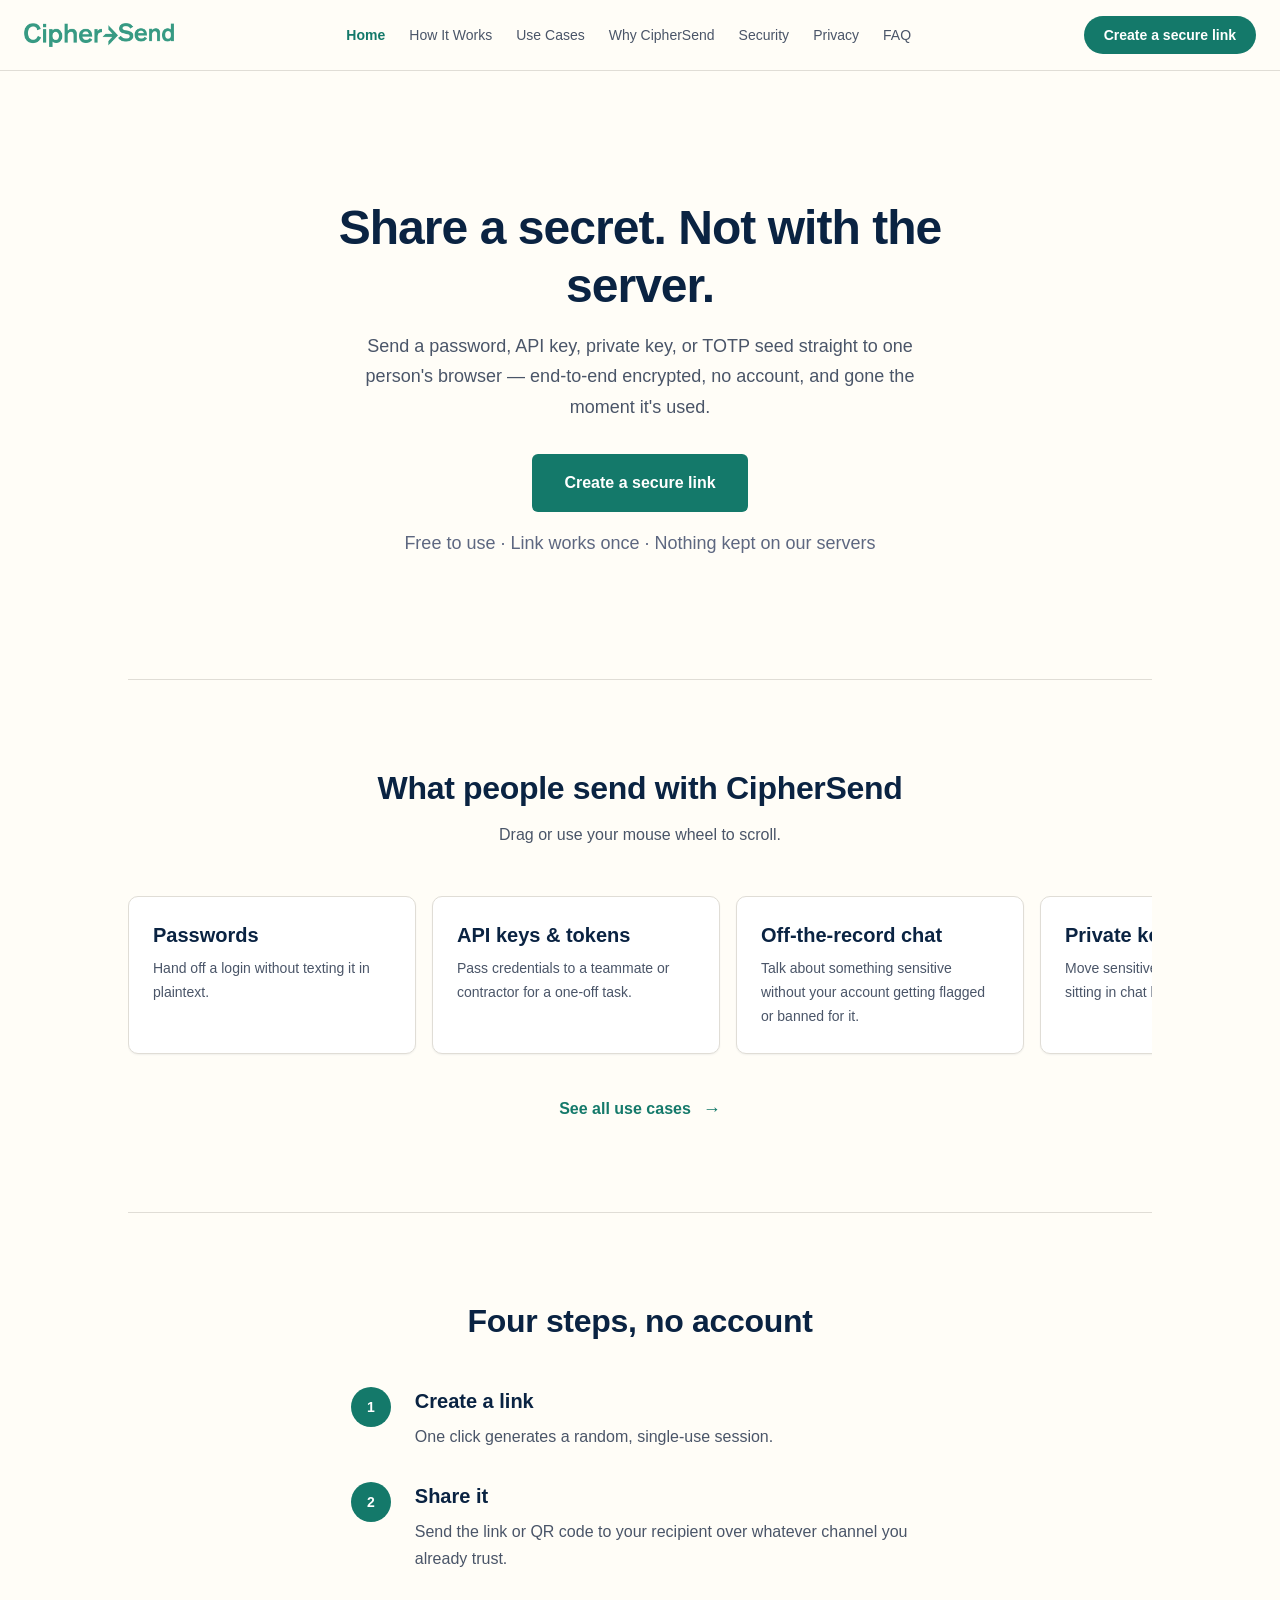
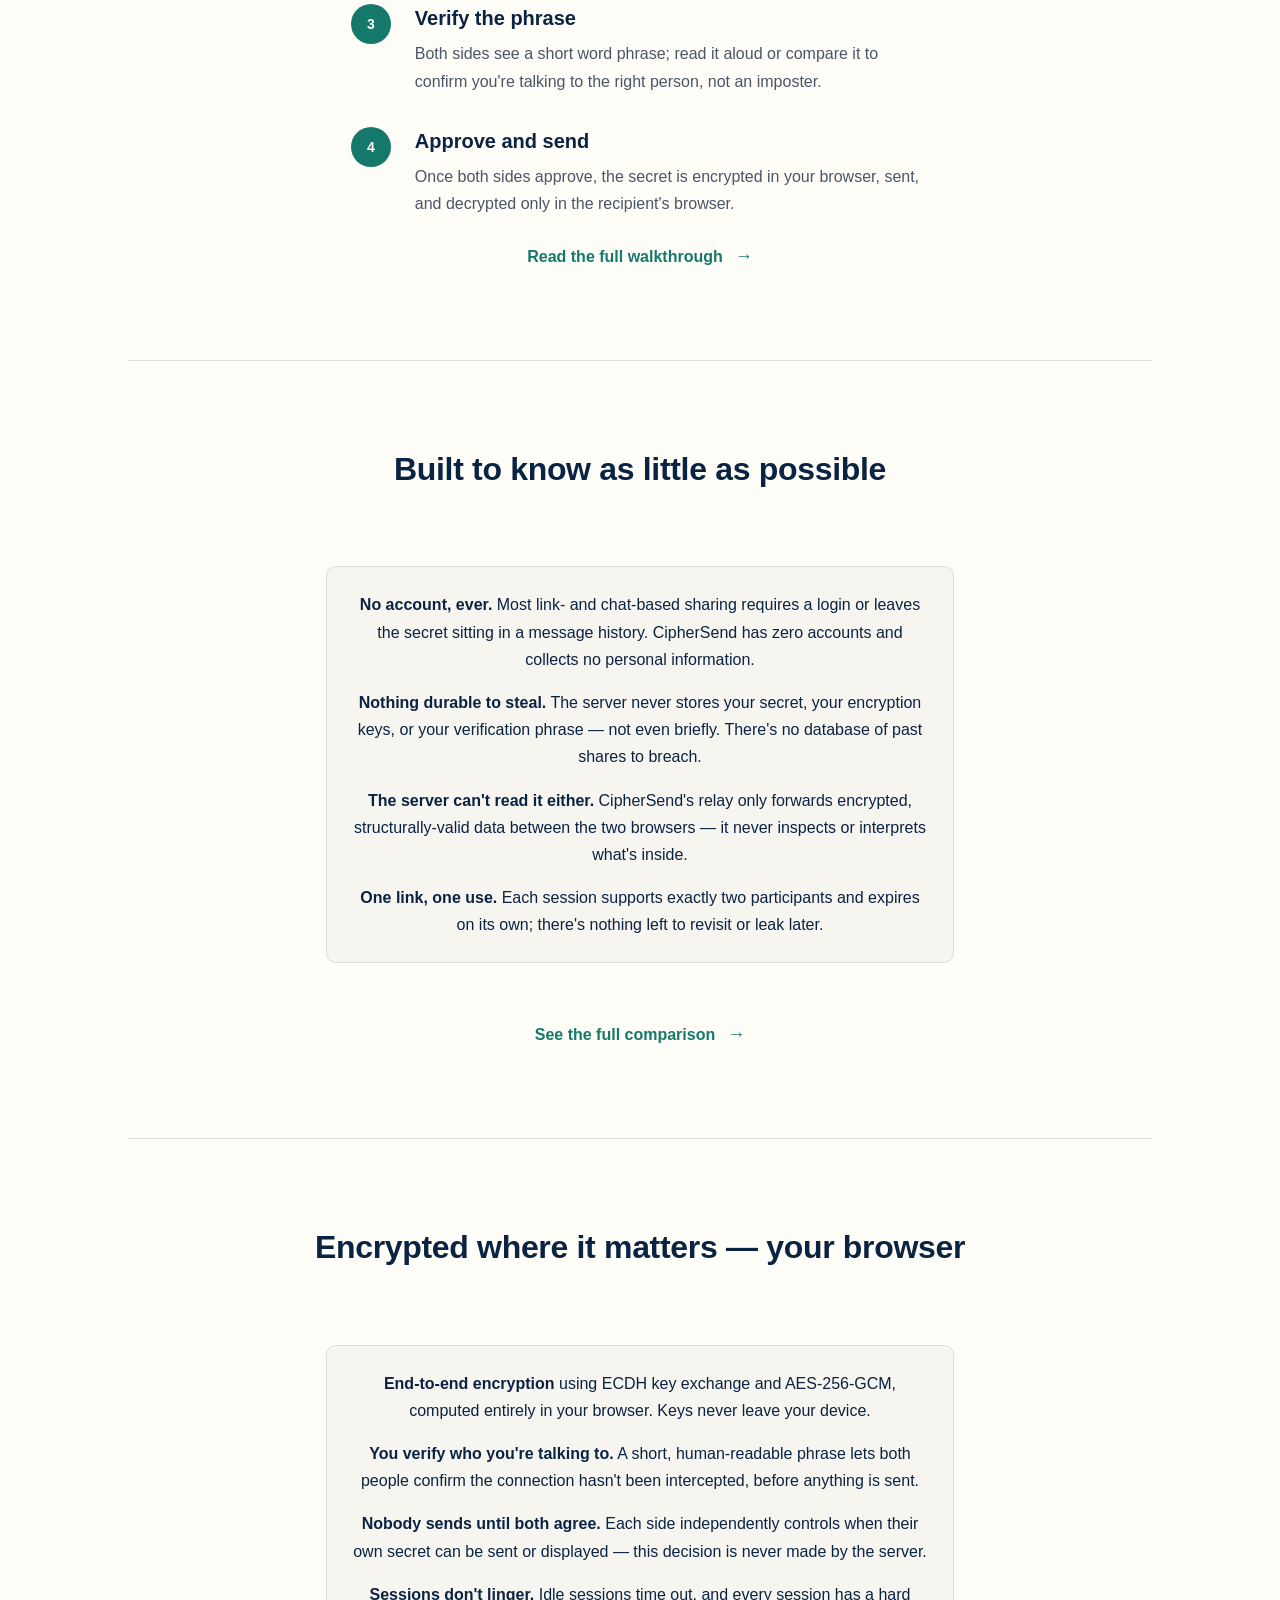
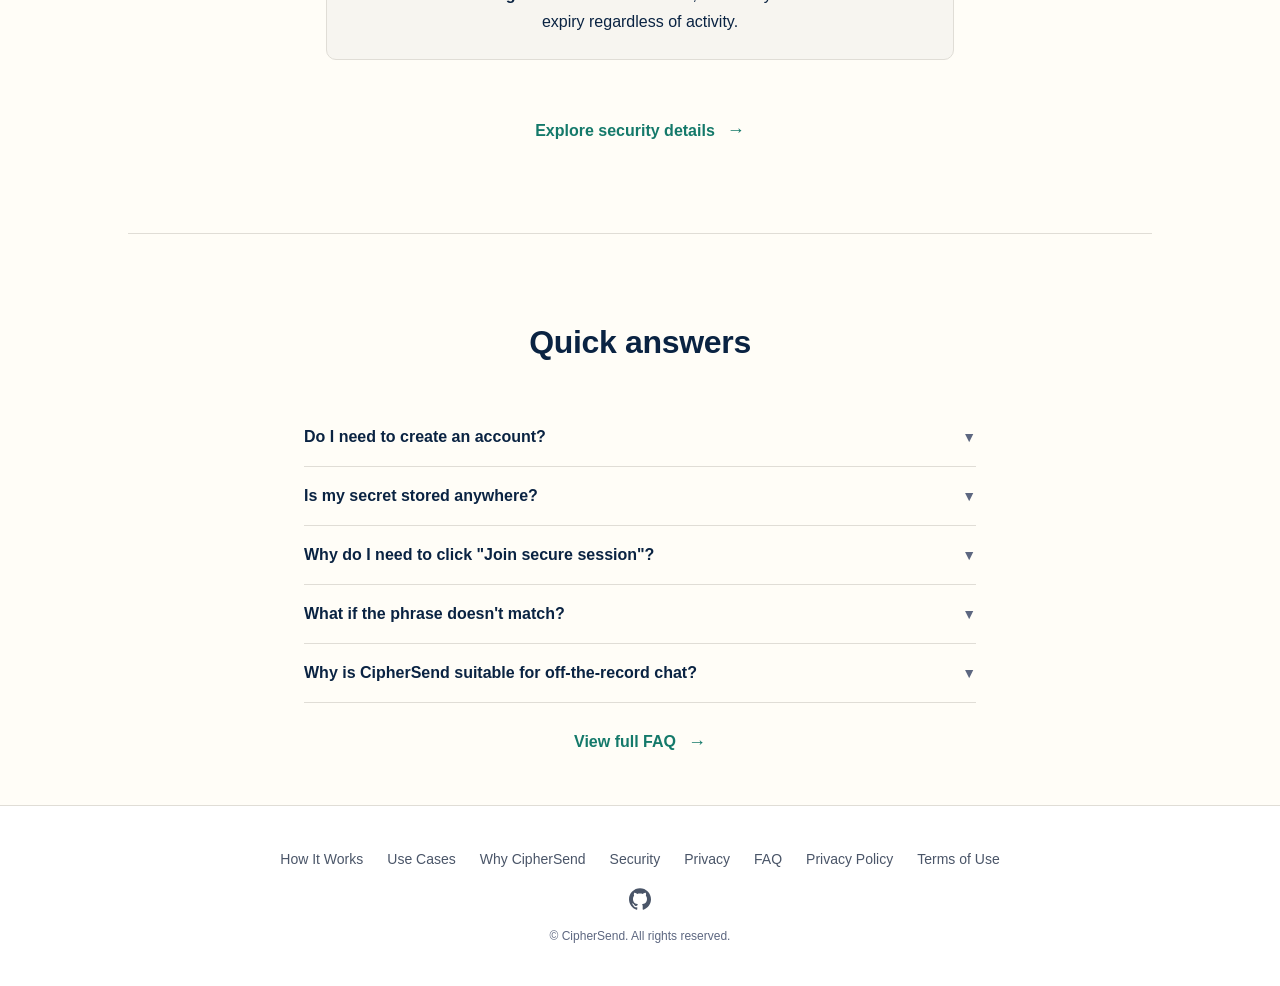
<file: index.html>
<!doctype html> <html lang="en"> <head> <script async src="https://www.googletagmanager.com/gtag/js?id=G-JEW09H6XM3"></script> <script defer src="/static/gtag.js"></script> <meta charset="UTF-8"> <meta name="viewport" content="width=device-width,initial-scale=1"> <title>CipherSend | End-to-End Encrypted One-Time Secret Sharing</title> <meta name="description" content="Send a password, API key, private key, or TOTP seed straight to one person's browser — end-to-end encrypted, no account, and gone the moment it's used."> <meta name="robots" content="index, follow"> <link rel="canonical" href="/"> <meta property="og:title" content="CipherSend | End-to-End Encrypted One-Time Secret Sharing"> <meta property="og:description" content="Send a password, API key, private key, or TOTP seed straight to one person's browser — end-to-end encrypted, no account, and gone the moment it's used."> <meta property="og:type" content="website"> <meta property="og:url" content="/"> <meta property="og:site_name" content="CipherSend"> <meta name="theme-color" content="#0a2342"> <link rel="icon" href="/static/favicon.ico" sizes="48x48"> <link rel="icon" href="/static/favicon.svg" type="image/svg+xml"> <link rel="icon" type="image/png" sizes="96x96" href="/static/favicon-96x96.png"> <link rel="apple-touch-icon" href="/static/apple-touch-icon.png" sizes="180x180"> <link rel="manifest" href="/static/site.webmanifest"> <meta property="og:image" content="/static/logo.png"> <meta name="twitter:card" content="summary"> <meta name="twitter:title" content="CipherSend | End-to-End Encrypted One-Time Secret Sharing"> <meta name="twitter:description" content="Send a password, API key, private key, or TOTP seed straight to one person's browser — end-to-end encrypted, no account, and gone the moment it's used."> <meta name="twitter:image" content="/static/logo.png"> <link rel="stylesheet" href="/assets/index-04539747b999bf1a.css" crossorigin>   <link rel="alternate" type="text/markdown" href="/index.md">
  <script type="application/ld+json">
{
  "@context": "https://schema.org",
  "@graph": [
    {
      "@type": "WebSite",
      "@id": "/#website",
      "url": "/",
      "name": "CipherSend",
      "description": "Send a password, API key, private key, or TOTP seed straight to one person's browser — end-to-end encrypted, no account, and gone the moment it's used.",
      "publisher": {
        "@id": "/#organization"
      }
    },
    {
      "@type": "Organization",
      "@id": "/#organization",
      "url": "/",
      "name": "CipherSend",
      "logo": "/static/logo.png",
      "description": "Send a password, API key, private key, or TOTP seed straight to one person's browser — end-to-end encrypted, no account, and gone the moment it's used."
    },
    {
      "@type": "WebPage",
      "@id": "/#webpage",
      "url": "/",
      "name": "CipherSend | End-to-End Encrypted One-Time Secret Sharing",
      "description": "Send a password, API key, private key, or TOTP seed straight to one person's browser — end-to-end encrypted, no account, and gone the moment it's used.",
      "isPartOf": {
        "@id": "/#website"
      },
      "breadcrumb": {
        "@id": "/#breadcrumb"
      }
    },
    {
      "@type": "BreadcrumbList",
      "@id": "/#breadcrumb",
      "itemListElement": [
        {
          "@type": "ListItem",
          "position": 1,
          "name": "CipherSend",
          "item": "/"
        }
      ]
    },
    {
      "@type": "SoftwareApplication",
      "@id": "/#webapp",
      "name": "CipherSend",
      "url": "/",
      "applicationCategory": "UtilitiesApplication",
      "operatingSystem": "Web",
      "browserRequirements": "A modern browser with WebSocket and Web Crypto support",
      "description": "End-to-end encrypted one-time secret sharing. Send a password, API key, private key, or TOTP seed straight to one person's browser, no account required.",
      "featureList": [
        "End-to-end encryption computed in the browser",
        "No account or sign-up",
        "Single-use, self-expiring sessions",
        "Comparison phrase verification",
        "Independent approval on each side",
        "Secret and keys cleared when the session ends"
      ],
      "offers": {
        "@type": "Offer",
        "price": "0",
        "priceCurrency": "USD"
      }
    },
    {
      "@type": "FAQPage",
      "@id": "/#quickanswers",
      "mainEntity": [
        {
          "@type": "Question",
          "name": "Do I need to create an account?",
          "acceptedAnswer": {
            "@type": "Answer",
            "text": "No. CipherSend has no accounts, logins, or personal information collected."
          }
        },
        {
          "@type": "Question",
          "name": "Is my secret stored anywhere?",
          "acceptedAnswer": {
            "@type": "Answer",
            "text": "No. The secret, the encryption keys, and the verification phrase are never stored on the server — only your two browsers ever handle them."
          }
        },
        {
          "@type": "Question",
          "name": "Why do I need to click \"Join secure session\"?",
          "acceptedAnswer": {
            "@type": "Answer",
            "text": "It's a one-time confirmation that a real person — not an automated link preview — is opening the session, so your link can't be silently occupied before your intended recipient arrives."
          }
        },
        {
          "@type": "Question",
          "name": "What if the phrase doesn't match?",
          "acceptedAnswer": {
            "@type": "Answer",
            "text": "Don't approve. A mismatched phrase means the connection may not be with who you expect — treat it as a failed handshake and start a new session."
          }
        },
        {
          "@type": "Question",
          "name": "Why is CipherSend suitable for off-the-record chat?",
          "acceptedAnswer": {
            "@type": "Answer",
            "text": "Your conversation stays between the two of you, and nothing is left behind. Everything is end-to-end encrypted, so messages are readable only in your browsers. Nothing is stored, so there's no history to find later. The server knows nothing: it only relays encrypted data and holds no accounts or personal details. A shared verification phrase protects against man-in-the-middle attacks, because you both confirm the connection hasn't been intercepted before anything is sent."
          }
        }
      ]
    }
  ]
}
</script>
</head> <body> <div id="nav"> <nav class="main-nav" role="navigation" aria-label="Main navigation"> <a class="main-nav__logo" href="/" aria-current="page"> <img src="/static/logo.png" alt="CipherSend" width="104" height="15"> </a> <ul class="main-nav__links"> <li><a href="/" aria-current="page">Home</a></li> <li><a href="/how-it-works">How It Works</a></li> <li><a href="/use-cases">Use Cases</a></li> <li><a href="/why-ciphersend">Why CipherSend</a></li> <li><a href="/security">Security</a></li> <li><a href="/privacy">Privacy</a></li> <li><a href="/faq">FAQ</a></li> </ul> <a class="app-btn main-nav__cta" href="/app">Create a secure link</a> <button class="main-nav__toggle" aria-label="Open menu" aria-expanded="false" aria-controls="nav-overlay">☰</button> </nav> <div class="nav-overlay" id="nav-overlay" role="dialog" aria-label="Navigation menu"> <button class="nav-overlay__close" aria-label="Close menu">✕</button> <ul class="nav-overlay__links"> <li><a href="/" aria-current="page">Home</a></li> <li><a href="/how-it-works">How It Works</a></li> <li><a href="/use-cases">Use Cases</a></li> <li><a href="/why-ciphersend">Why CipherSend</a></li> <li><a href="/security">Security</a></li> <li><a href="/privacy">Privacy</a></li> <li><a href="/faq">FAQ</a></li> <li><a href="/app" class="app-btn nav-overlay__cta">Create a secure link</a></li> </ul> </div> </div> <main class="home-layout"> <section class="hero"> <h1>Share a secret. Not with the server.</h1> <p>Send a password, API key, private key, or TOTP seed straight to one person's browser — end-to-end encrypted, no account, and gone the moment it's used.</p> <div class="hero__cta"> <a href="/app" class="app-btn app-btn--lg">Create a secure link</a> </div> <p class="hero__micro">Free to use · Link works once · Nothing kept on our servers</p> </section> <hr class="section-separator"> <section class="section"> <div class="section__heading"> <h2>What people send with CipherSend</h2> <p>Drag or use your mouse wheel to scroll.</p> </div> <div class="carousel" tabindex="0" aria-label="Use cases carousel"> <div class="carousel__card"> <h4>Passwords</h4> <p>Hand off a login without texting it in plaintext.</p> </div> <div class="carousel__card"> <h4>API keys &amp; tokens</h4> <p>Pass credentials to a teammate or contractor for a one-off task.</p> </div> <div class="carousel__card"> <h4>Off-the-record chat</h4> <p>Talk about something sensitive without your account getting flagged or banned for it.</p> </div> <div class="carousel__card"> <h4>Private keys</h4> <p>Move sensitive key material without it sitting in chat history.</p> </div> <div class="carousel__card"> <h4>TOTP seeds</h4> <p>Share two-factor setup codes when enrolling a shared or backup device.</p> </div> <div class="carousel__card"> <h4>Wi-Fi passwords</h4> <p>Give a house sitter or guest access for the duration of their stay.</p> </div> <div class="carousel__card"> <h4>Recovery phrases</h4> <p>Send crypto recovery phrases or secrets to a trusted contact, once.</p> </div> </div> <p class="text-center mt-6"><a href="/use-cases" class="page-teleport">See all use cases</a></p> </section> <hr class="section-separator"> <section class="section"> <div class="section__heading"> <h2>Four steps, no account</h2> </div> <div class="guide"> <div class="guide__step"> <div class="guide__number">1</div> <div class="guide__content"> <h4>Create a link</h4> <p>One click generates a random, single-use session.</p> </div> </div> <div class="guide__step"> <div class="guide__number">2</div> <div class="guide__content"> <h4>Share it</h4> <p>Send the link or QR code to your recipient over whatever channel you already trust.</p> </div> </div> <div class="guide__step"> <div class="guide__number">3</div> <div class="guide__content"> <h4>Verify the phrase</h4> <p>Both sides see a short word phrase; read it aloud or compare it to confirm you're talking to the right person, not an imposter.</p> </div> </div> <div class="guide__step"> <div class="guide__number">4</div> <div class="guide__content"> <h4>Approve and send</h4> <p>Once both sides approve, the secret is encrypted in your browser, sent, and decrypted only in the recipient's browser.</p> </div> </div> </div> <p class="text-center mt-6"><a href="/how-it-works" class="page-teleport">Read the full walkthrough</a></p> </section> <hr class="section-separator"> <section class="section"> <div class="section__heading"> <h2>Built to know as little as possible</h2> </div> <div class="summary"> <p><b>No account, ever.</b> Most link- and chat-based sharing requires a login or leaves the secret sitting in a message history. CipherSend has zero accounts and collects no personal information.</p> <p class="mt-4"><b>Nothing durable to steal.</b> The server never stores your secret, your encryption keys, or your verification phrase — not even briefly. There's no database of past shares to breach.</p> <p class="mt-4"><b>The server can't read it either.</b> CipherSend's relay only forwards encrypted, structurally-valid data between the two browsers — it never inspects or interprets what's inside.</p> <p class="mt-4"><b>One link, one use.</b> Each session supports exactly two participants and expires on its own; there's nothing left to revisit or leak later.</p> </div> <p class="text-center mt-6"><a href="/why-ciphersend" class="page-teleport">See the full comparison</a></p> </section> <hr class="section-separator"> <section class="section"> <div class="section__heading"> <h2>Encrypted where it matters — your browser</h2> </div> <div class="summary"> <p><b>End-to-end encryption</b> using ECDH key exchange and AES-256-GCM, computed entirely in your browser. Keys never leave your device.</p> <p class="mt-4"><b>You verify who you're talking to.</b> A short, human-readable phrase lets both people confirm the connection hasn't been intercepted, before anything is sent.</p> <p class="mt-4"><b>Nobody sends until both agree.</b> Each side independently controls when their own secret can be sent or displayed — this decision is never made by the server.</p> <p class="mt-4"><b>Sessions don't linger.</b> Idle sessions time out, and every session has a hard expiry regardless of activity.</p> </div> <div class="text-center mt-6"> <a href="/security" class="page-teleport">Explore security details</a> </div> </section> <hr class="section-separator"> <section class="section"> <div class="section__heading"> <h2>Quick answers</h2> </div> <div class="qa-block"> <div class="qa-item"> <button class="qa-item__trigger" aria-expanded="false"> Do I need to create an account? <span class="qa-item__chevron">▼</span> </button> <div class="qa-item__answer"> <p>No. CipherSend has no accounts, logins, or personal information collected.</p> </div> </div> <div class="qa-item"> <button class="qa-item__trigger" aria-expanded="false"> Is my secret stored anywhere? <span class="qa-item__chevron">▼</span> </button> <div class="qa-item__answer"> <p>No. The secret, the encryption keys, and the verification phrase are never stored on the server — only your two browsers ever handle them.</p> </div> </div> <div class="qa-item"> <button class="qa-item__trigger" aria-expanded="false"> Why do I need to click "Join secure session"? <span class="qa-item__chevron">▼</span> </button> <div class="qa-item__answer"> <p>It's a one-time confirmation that a real person — not an automated link preview — is opening the session, so your link can't be silently occupied before your intended recipient arrives.</p> </div> </div> <div class="qa-item"> <button class="qa-item__trigger" aria-expanded="false"> What if the phrase doesn't match? <span class="qa-item__chevron">▼</span> </button> <div class="qa-item__answer"> <p>Don't approve. A mismatched phrase means the connection may not be with who you expect — treat it as a failed handshake and start a new session.</p> </div> </div> <div class="qa-item"> <button class="qa-item__trigger" aria-expanded="false"> Why is CipherSend suitable for off-the-record chat? <span class="qa-item__chevron">▼</span> </button> <div class="qa-item__answer"> <p>Your conversation stays between the two of you, and nothing is left behind. Everything is end-to-end encrypted, so messages are readable only in your browsers. Nothing is stored, so there's no history to find later. The server knows nothing: it only relays encrypted data and holds no accounts or personal details. A shared verification phrase protects against man-in-the-middle attacks, because you both confirm the connection hasn't been intercepted before anything is sent.</p> </div> </div> </div> <p class="text-center mt-6"><a href="/faq" class="page-teleport">View full FAQ</a></p> </section> </main> <div id="footer"> <footer class="main-footer"> <div class="main-footer__inner"> <ul class="main-footer__links"> <li><a href="/how-it-works">How It Works</a></li> <li><a href="/use-cases">Use Cases</a></li> <li><a href="/why-ciphersend">Why CipherSend</a></li> <li><a href="/security">Security</a></li> <li><a href="/privacy">Privacy</a></li> <li><a href="/faq">FAQ</a></li> <li><a href="/privacy-policy">Privacy Policy</a></li> <li><a href="/terms-of-use">Terms of Use</a></li> </ul> <a class="main-footer__gh" href="https://github.com/cody-zero/cipher-send" rel="noopener" aria-label="CipherSend on GitHub"> <svg viewBox="0 0 24 24" width="22" height="22" role="img" aria-hidden="true" focusable="false">
        <path d="M12 .297c-6.63 0-12 5.373-12 12 0 5.303 3.438 9.8 8.205 11.385.6.113.82-.258.82-.577 0-.285-.01-1.04-.015-2.04-3.338.724-4.042-1.61-4.042-1.61C4.422 18.07 3.633 17.7 3.633 17.7c-1.087-.744.084-.729.084-.729 1.205.084 1.838 1.236 1.838 1.236 1.07 1.835 2.809 1.305 3.495.998.108-.776.417-1.305.76-1.605-2.665-.3-5.466-1.332-5.466-5.93 0-1.31.465-2.38 1.235-3.22-.135-.303-.54-1.523.105-3.176 0 0 1.005-.322 3.3 1.23.96-.267 1.98-.399 3-.405 1.02.006 2.04.138 3 .405 2.28-1.552 3.285-1.23 3.285-1.23.645 1.653.24 2.873.12 3.176.765.84 1.23 1.91 1.23 3.22 0 4.61-2.805 5.625-5.475 5.92.42.36.81 1.096.81 2.22 0 1.606-.015 2.896-.015 3.286 0 .315.21.69.825.57C20.565 22.092 24 17.592 24 12.297c0-6.627-5.373-12-12-12"/>
      </svg> </a> <p class="main-footer__copy">© CipherSend. All rights reserved.</p> </div> </footer> </div> <script type="module" src="/assets/index-5c3062067129e082.js"></script> </body> </html>
</file>
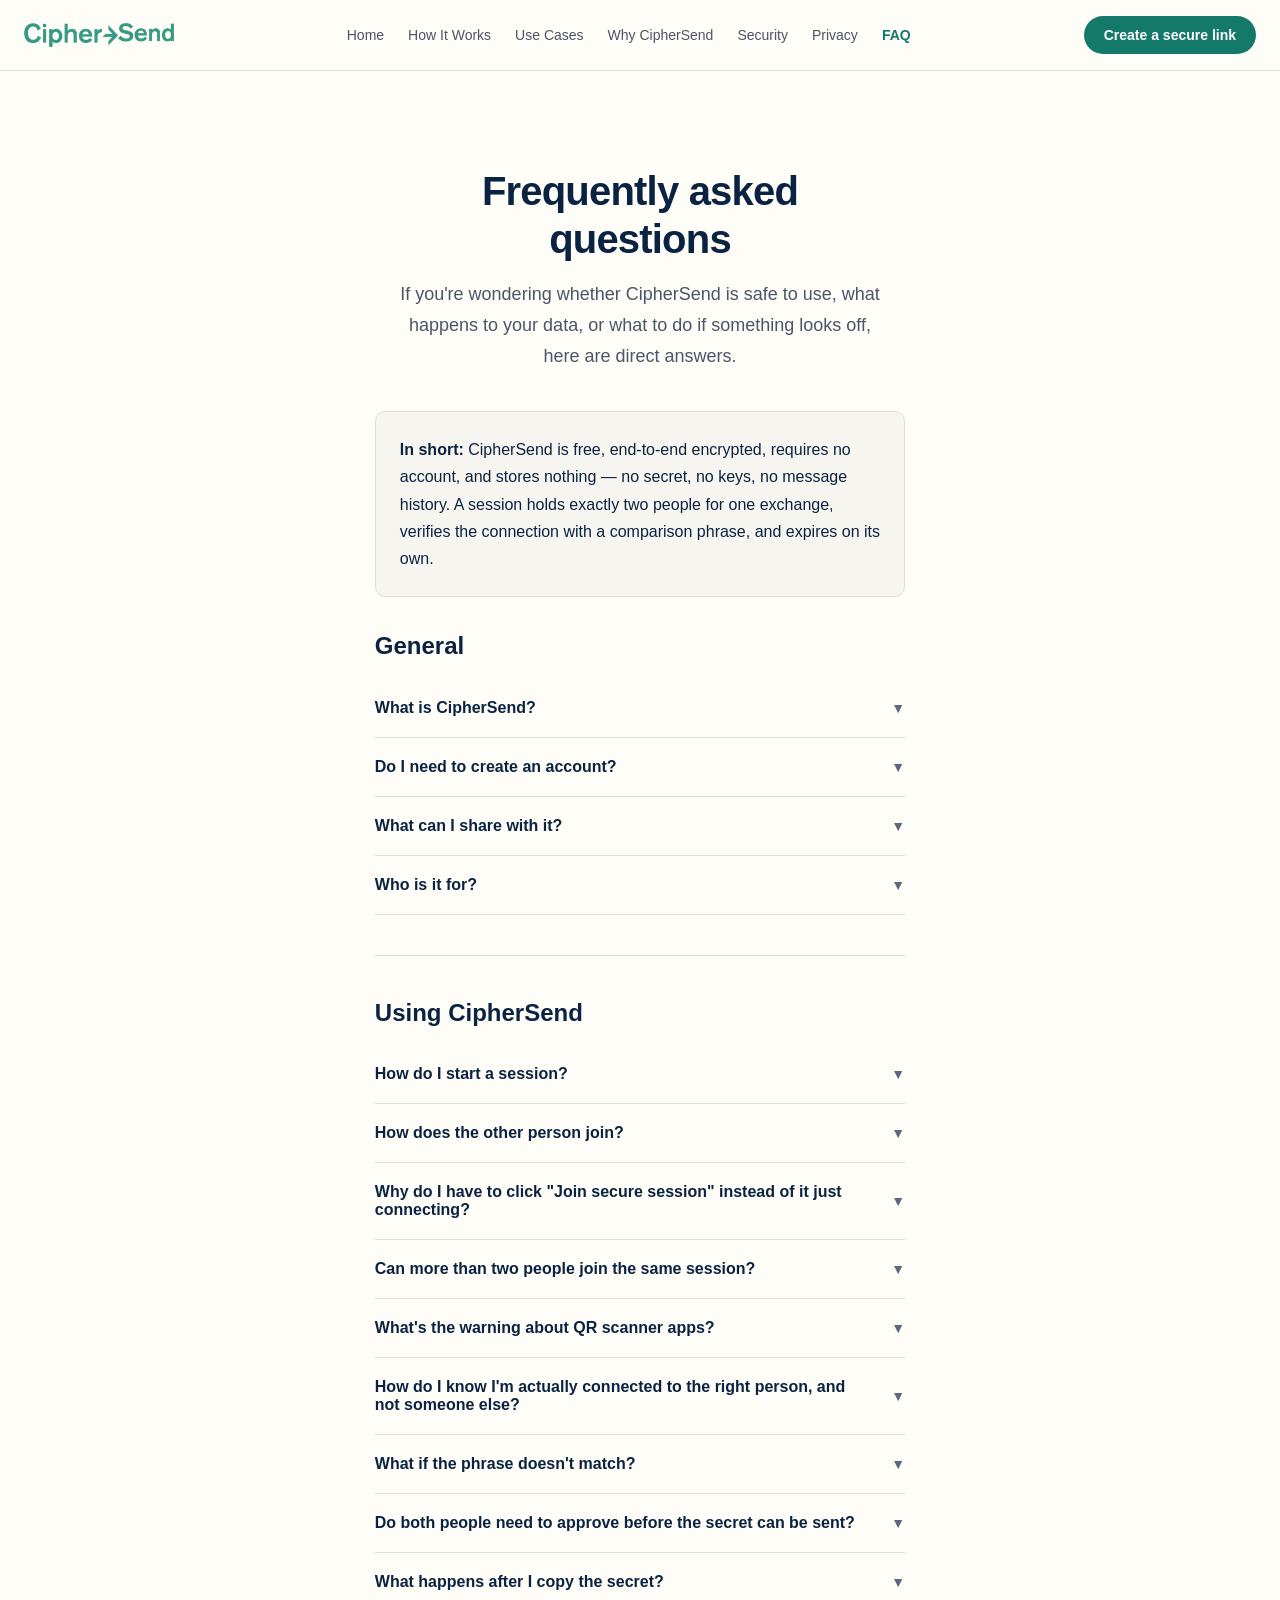
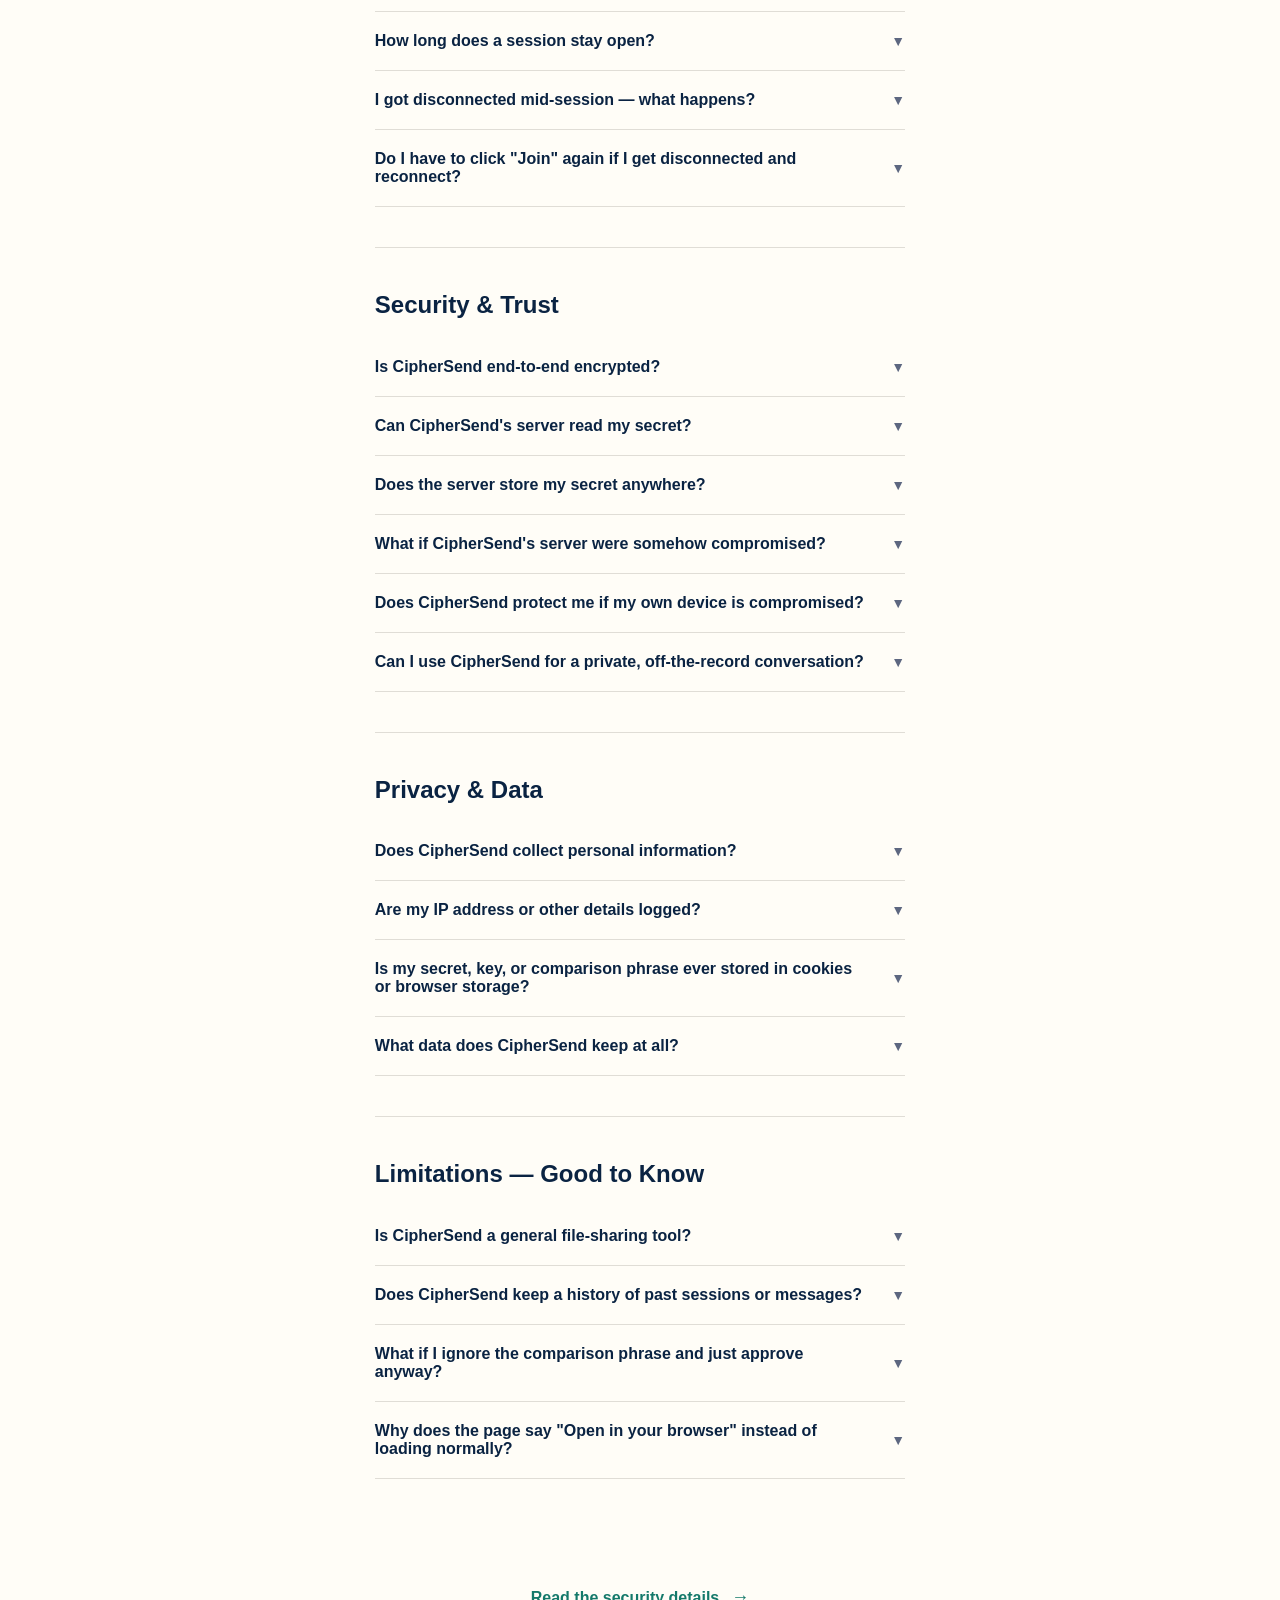
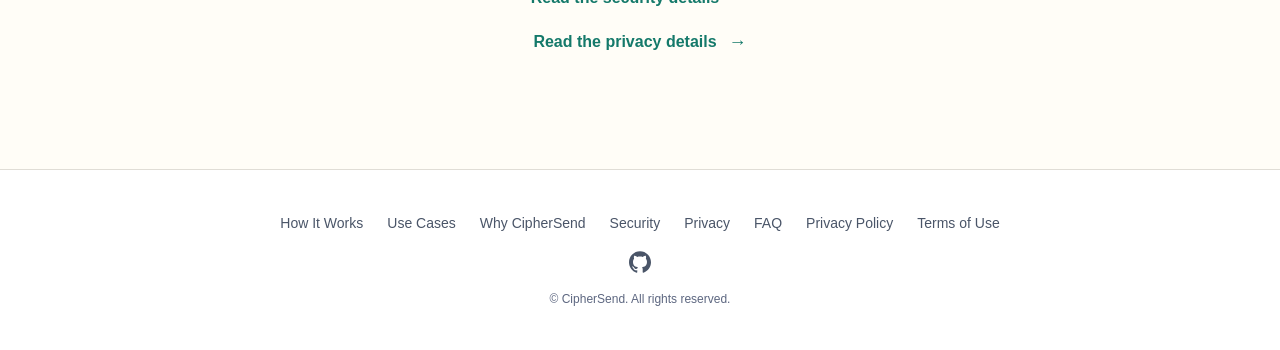
<file: faq.html>
<!doctype html> <html lang="en"> <head> <script async src="https://www.googletagmanager.com/gtag/js?id=G-JEW09H6XM3"></script> <script defer src="/static/gtag.js"></script> <meta charset="UTF-8"> <meta name="viewport" content="width=device-width,initial-scale=1"> <title>CipherSend FAQ | Safety, Privacy &amp; Sessions Answered</title> <meta name="description" content="CipherSend FAQ: is it safe and truly end-to-end encrypted, what data is collected, how sessions work and expire, and what to do if something looks off."> <meta name="robots" content="index, follow"> <link rel="canonical" href="/faq"> <meta property="og:title" content="CipherSend FAQ | Safety, Privacy &amp; Sessions Answered"> <meta property="og:description" content="CipherSend FAQ: is it safe and truly end-to-end encrypted, what data is collected, how sessions work and expire, and what to do if something looks off."> <meta property="og:type" content="article"> <meta property="og:url" content="/faq"> <meta property="og:image" content="/static/logo.png"> <meta property="og:site_name" content="CipherSend"> <meta name="twitter:card" content="summary"> <meta name="twitter:title" content="CipherSend FAQ | Safety, Privacy &amp; Sessions Answered"> <meta name="twitter:description" content="CipherSend FAQ: is it safe and truly end-to-end encrypted, what data is collected, how sessions work and expire, and what to do if something looks off."> <meta name="twitter:image" content="/static/logo.png"> <link rel="icon" href="/static/favicon.ico" sizes="48x48"> <link rel="icon" href="/static/favicon.svg" type="image/svg+xml"> <link rel="icon" type="image/png" sizes="96x96" href="/static/favicon-96x96.png"> <link rel="apple-touch-icon" href="/static/apple-touch-icon.png" sizes="180x180"> <link rel="manifest" href="/static/site.webmanifest"> <link rel="stylesheet" href="/assets/faq-0d8f9201a0733c7b.css" crossorigin>   <link rel="alternate" type="text/markdown" href="/faq.md">
  <script type="application/ld+json">
{
  "@context": "https://schema.org",
  "@graph": [
    {
      "@type": "WebSite",
      "@id": "/#website",
      "url": "/",
      "name": "CipherSend",
      "description": "Send a password, API key, private key, or TOTP seed straight to one person's browser — end-to-end encrypted, no account, and gone the moment it's used.",
      "publisher": {
        "@id": "/#organization"
      }
    },
    {
      "@type": "Organization",
      "@id": "/#organization",
      "url": "/",
      "name": "CipherSend",
      "logo": "/static/logo.png",
      "description": "Send a password, API key, private key, or TOTP seed straight to one person's browser — end-to-end encrypted, no account, and gone the moment it's used."
    },
    {
      "@type": "WebPage",
      "@id": "/faq#webpage",
      "url": "/faq",
      "name": "CipherSend FAQ | Safety, Privacy & Sessions Answered",
      "description": "CipherSend FAQ: is it safe and truly end-to-end encrypted, what data is collected, how sessions work and expire, and what to do if something looks off.",
      "isPartOf": {
        "@id": "/#website"
      },
      "breadcrumb": {
        "@id": "/faq#breadcrumb"
      }
    },
    {
      "@type": "BreadcrumbList",
      "@id": "/faq#breadcrumb",
      "itemListElement": [
        {
          "@type": "ListItem",
          "position": 1,
          "name": "CipherSend",
          "item": "/"
        },
        {
          "@type": "ListItem",
          "position": 2,
          "name": "FAQ",
          "item": "/faq"
        }
      ]
    },
    {
      "@type": "FAQPage",
      "mainEntity": [
        {
          "@type": "Question",
          "name": "What is CipherSend?",
          "acceptedAnswer": {
            "@type": "Answer",
            "text": "CipherSend lets one person (the Host) hand a short-lived secret — a password, private key, API token, or TOTP seed — directly to one other person (the Guest), browser-to-browser, end-to-end encrypted."
          }
        },
        {
          "@type": "Question",
          "name": "Do I need to create an account?",
          "acceptedAnswer": {
            "@type": "Answer",
            "text": "No. CipherSend has no accounts, no login, and collects no personal information to use it."
          }
        },
        {
          "@type": "Question",
          "name": "What can I share with it?",
          "acceptedAnswer": {
            "@type": "Answer",
            "text": "It's designed for short-lived secrets like passwords, private keys, API tokens, or TOTP seeds — not general files."
          }
        },
        {
          "@type": "Question",
          "name": "Who is it for?",
          "acceptedAnswer": {
            "@type": "Answer",
            "text": "Anyone who needs to hand off a sensitive credential to exactly one other person, one time, without leaving a copy of it sitting in email, chat, or a shared document afterward."
          }
        },
        {
          "@type": "Question",
          "name": "How do I start a session?",
          "acceptedAnswer": {
            "@type": "Answer",
            "text": "Click \"Create a secure link.\" A one-time link and QR code are generated immediately — no setup required."
          }
        },
        {
          "@type": "Question",
          "name": "How does the other person join?",
          "acceptedAnswer": {
            "@type": "Answer",
            "text": "By opening the link or scanning the QR code, then clicking the \"Join secure session\" button. The page doesn't connect automatically on its own."
          }
        },
        {
          "@type": "Question",
          "name": "Why do I have to click \"Join secure session\" instead of it just connecting?",
          "acceptedAnswer": {
            "@type": "Answer",
            "text": "That one click confirms a real person opened the link, rather than something like an automated chat-app link preview accidentally taking the one available spot in the session before you get there."
          }
        },
        {
          "@type": "Question",
          "name": "Can more than two people join the same session?",
          "acceptedAnswer": {
            "@type": "Answer",
            "text": "No. A session accepts only the Host and one Guest; a third connection attempt is rejected."
          }
        },
        {
          "@type": "Question",
          "name": "What's the warning about QR scanner apps?",
          "acceptedAnswer": {
            "@type": "Answer",
            "text": "CipherSend recommends scanning the QR code with your phone's built-in camera app only — third-party QR scanner apps are known to send scanned links to their own servers first."
          }
        },
        {
          "@type": "Question",
          "name": "How do I know I'm actually connected to the right person, and not someone else?",
          "acceptedAnswer": {
            "@type": "Answer",
            "text": "After connecting, both browsers display a short comparison phrase (a handful of plain words). Read it to each other over your call, chat, or in person — if it matches on both screens, you're connected to the right person."
          }
        },
        {
          "@type": "Question",
          "name": "What if the phrase doesn't match?",
          "acceptedAnswer": {
            "@type": "Answer",
            "text": "Don't approve. A mismatch means the connection may not be trustworthy — stop and start a new session instead."
          }
        },
        {
          "@type": "Question",
          "name": "Do both people need to approve before the secret can be sent?",
          "acceptedAnswer": {
            "@type": "Answer",
            "text": "Yes. Each person approves independently on their own side. Approval on one side never happens automatically because the other side approved."
          }
        },
        {
          "@type": "Question",
          "name": "What happens after I copy the secret?",
          "acceptedAnswer": {
            "@type": "Answer",
            "text": "CipherSend makes a best-effort attempt to automatically clear your clipboard after about 30 seconds. This isn't guaranteed to work on every browser, so a \"Clear clipboard now\" button is always available if you want to be sure."
          }
        },
        {
          "@type": "Question",
          "name": "How long does a session stay open?",
          "acceptedAnswer": {
            "@type": "Answer",
            "text": "By default, a session closes after about 10 minutes of inactivity, and every session has a hard limit of about 30 minutes total, regardless of activity."
          }
        },
        {
          "@type": "Question",
          "name": "I got disconnected mid-session — what happens?",
          "acceptedAnswer": {
            "@type": "Answer",
            "text": "Both sides restart the verification step from scratch: fresh keys, a fresh comparison phrase, and a fresh approval. Nothing from before the disconnect is assumed to still be trustworthy — you'll be prompted to re-verify."
          }
        },
        {
          "@type": "Question",
          "name": "Do I have to click \"Join\" again if I get disconnected and reconnect?",
          "acceptedAnswer": {
            "@type": "Answer",
            "text": "No. That join click is only required once, the first time you open the link. Reconnections after that (for example, if your phone's browser tab was put to sleep and restored) don't ask again."
          }
        },
        {
          "@type": "Question",
          "name": "Is CipherSend end-to-end encrypted?",
          "acceptedAnswer": {
            "@type": "Answer",
            "text": "Yes. The secret is encrypted in the sender's browser and only decrypted in the recipient's browser, using industry-standard encryption computed entirely client-side."
          }
        },
        {
          "@type": "Question",
          "name": "Can CipherSend's server read my secret?",
          "acceptedAnswer": {
            "@type": "Answer",
            "text": "No. The server only relays encrypted data between the two browsers — it's built to never interpret or make sense of what's inside."
          }
        },
        {
          "@type": "Question",
          "name": "Does the server store my secret anywhere?",
          "acceptedAnswer": {
            "@type": "Answer",
            "text": "No. The secret, the encryption keys, and the comparison phrase are never stored on the server, even temporarily."
          }
        },
        {
          "@type": "Question",
          "name": "What if CipherSend's server were somehow compromised?",
          "acceptedAnswer": {
            "@type": "Answer",
            "text": "The server was never trusted with your secret in the first place, so it has nothing to hand over — it doesn't hold the keys, the secret, or the comparison phrase used to verify the connection."
          }
        },
        {
          "@type": "Question",
          "name": "Does CipherSend protect me if my own device is compromised?",
          "acceptedAnswer": {
            "@type": "Answer",
            "text": "No. If a device involved is already compromised, no sharing tool can fully protect what happens on it. This is an explicitly acknowledged limitation, not something CipherSend claims to solve."
          }
        },
        {
          "@type": "Question",
          "name": "Can I use CipherSend for a private, off-the-record conversation?",
          "acceptedAnswer": {
            "@type": "Answer",
            "text": "Yes. Here is what anyone else could see. An eavesdropper sees only encrypted data, because everything is end-to-end encrypted (E2EE) in your browsers. The server sees nothing useful: it only relays that data, it stores nothing, and it never holds your keys or your words. An attacker sitting in the middle can't slip in unnoticed, because you and the other person compare a short phrase first, and a mismatch tells you the connection isn't safe. Once the session ends, no history is left behind on our side."
          }
        },
        {
          "@type": "Question",
          "name": "Does CipherSend collect personal information?",
          "acceptedAnswer": {
            "@type": "Answer",
            "text": "No. There are no accounts, and no personally identifying information is required or collected to use it."
          }
        },
        {
          "@type": "Question",
          "name": "Are my IP address or other details logged?",
          "acceptedAnswer": {
            "@type": "Answer",
            "text": "Raw IP addresses and other identifying details are never logged directly. Any operational data used to prevent abuse is processed in a way that doesn't retain it in a directly readable form, and only briefly."
          }
        },
        {
          "@type": "Question",
          "name": "Is my secret, key, or comparison phrase ever stored in cookies or browser storage?",
          "acceptedAnswer": {
            "@type": "Answer",
            "text": "No. None of these values are ever written to cookies, local storage, session storage, or the browser's address bar."
          }
        },
        {
          "@type": "Question",
          "name": "What data does CipherSend keep at all?",
          "acceptedAnswer": {
            "@type": "Answer",
            "text": "Only the minimum needed to operate the service — for example, a short-lived record that a session exists and when it expires, and temporary counters used to prevent abuse. None of this includes the content of what you send."
          }
        },
        {
          "@type": "Question",
          "name": "Is CipherSend a general file-sharing tool?",
          "acceptedAnswer": {
            "@type": "Answer",
            "text": "No. It's built specifically for short-lived text secrets, not general file transfer."
          }
        },
        {
          "@type": "Question",
          "name": "Does CipherSend keep a history of past sessions or messages?",
          "acceptedAnswer": {
            "@type": "Answer",
            "text": "No. There's no message history and no way to resend something from a closed session."
          }
        },
        {
          "@type": "Question",
          "name": "What if I ignore the comparison phrase and just approve anyway?",
          "acceptedAnswer": {
            "@type": "Answer",
            "text": "The comparison phrase only protects you if you actually check it. Approving without comparing removes the one safeguard designed to confirm you're connected to the right person."
          }
        },
        {
          "@type": "Question",
          "name": "Why does the page say \"Open in your browser\" instead of loading normally?",
          "acceptedAnswer": {
            "@type": "Answer",
            "text": "This appears if your current browser or app can't run the security checks CipherSend depends on (for example, some in-app browsers inside chat apps). Opening the link in your device's regular browser usually resolves it."
          }
        }
      ]
    }
  ]
}
</script>
</head> <body> <div id="nav"> <nav class="main-nav" role="navigation" aria-label="Main navigation"> <a class="main-nav__logo" href="/"> <img src="/static/logo.png" alt="CipherSend" width="104" height="15"> </a> <ul class="main-nav__links"> <li><a href="/">Home</a></li> <li><a href="/how-it-works">How It Works</a></li> <li><a href="/use-cases">Use Cases</a></li> <li><a href="/why-ciphersend">Why CipherSend</a></li> <li><a href="/security">Security</a></li> <li><a href="/privacy">Privacy</a></li> <li><a href="/faq" aria-current="page">FAQ</a></li> </ul> <a class="app-btn main-nav__cta" href="/app">Create a secure link</a> <button class="main-nav__toggle" aria-label="Open menu" aria-expanded="false" aria-controls="nav-overlay">☰</button> </nav> <div class="nav-overlay" id="nav-overlay" role="dialog" aria-label="Navigation menu"> <button class="nav-overlay__close" aria-label="Close menu">✕</button> <ul class="nav-overlay__links"> <li><a href="/">Home</a></li> <li><a href="/how-it-works">How It Works</a></li> <li><a href="/use-cases">Use Cases</a></li> <li><a href="/why-ciphersend">Why CipherSend</a></li> <li><a href="/security">Security</a></li> <li><a href="/privacy">Privacy</a></li> <li><a href="/faq" aria-current="page">FAQ</a></li> <li><a href="/app" class="app-btn nav-overlay__cta">Create a secure link</a></li> </ul> </div> </div> <main class="article-layout"> <div class="article-body"> <div class="page-intro"> <h1>Frequently asked questions</h1> <p>If you're wondering whether CipherSend is safe to use, what happens to your data, or what to do if something looks off, here are direct answers.</p> </div> <div class="summary"> <p><b>In short:</b> CipherSend is free, end-to-end encrypted, requires no account, and stores nothing — no secret, no keys, no message history. A session holds exactly two people for one exchange, verifies the connection with a comparison phrase, and expires on its own.</p> </div> <section class="mb-8"> <h3>General</h3> <div class="qa-block mt-4"> <div class="qa-item"> <button class="qa-item__trigger" aria-expanded="false">What is CipherSend?<span class="qa-item__chevron">▼</span></button> <div class="qa-item__answer"><p>CipherSend lets one person (the Host) hand a short-lived secret — a password, private key, API token, or TOTP seed — directly to one other person (the Guest), browser-to-browser, end-to-end encrypted.</p></div> </div> <div class="qa-item"> <button class="qa-item__trigger" aria-expanded="false">Do I need to create an account?<span class="qa-item__chevron">▼</span></button> <div class="qa-item__answer"><p>No. CipherSend has no accounts, no login, and collects no personal information to use it.</p></div> </div> <div class="qa-item"> <button class="qa-item__trigger" aria-expanded="false">What can I share with it?<span class="qa-item__chevron">▼</span></button> <div class="qa-item__answer"><p>It's designed for short-lived secrets like passwords, private keys, API tokens, or TOTP seeds — not general files.</p></div> </div> <div class="qa-item"> <button class="qa-item__trigger" aria-expanded="false">Who is it for?<span class="qa-item__chevron">▼</span></button> <div class="qa-item__answer"><p>Anyone who needs to hand off a sensitive credential to exactly one other person, one time, without leaving a copy of it sitting in email, chat, or a shared document afterward.</p></div> </div> </div> </section> <hr class="section-separator"> <section class="mb-8"> <h3>Using CipherSend</h3> <div class="qa-block mt-4"> <div class="qa-item"> <button class="qa-item__trigger" aria-expanded="false">How do I start a session?<span class="qa-item__chevron">▼</span></button> <div class="qa-item__answer"><p>Click "Create a secure link." A one-time link and QR code are generated immediately — no setup required.</p></div> </div> <div class="qa-item"> <button class="qa-item__trigger" aria-expanded="false">How does the other person join?<span class="qa-item__chevron">▼</span></button> <div class="qa-item__answer"><p>By opening the link or scanning the QR code, then clicking the "Join secure session" button. The page doesn't connect automatically on its own.</p></div> </div> <div class="qa-item"> <button class="qa-item__trigger" aria-expanded="false">Why do I have to click "Join secure session" instead of it just connecting?<span class="qa-item__chevron">▼</span></button> <div class="qa-item__answer"><p>That one click confirms a real person opened the link, rather than something like an automated chat-app link preview accidentally taking the one available spot in the session before you get there.</p></div> </div> <div class="qa-item"> <button class="qa-item__trigger" aria-expanded="false">Can more than two people join the same session?<span class="qa-item__chevron">▼</span></button> <div class="qa-item__answer"><p>No. A session accepts only the Host and one Guest; a third connection attempt is rejected.</p></div> </div> <div class="qa-item"> <button class="qa-item__trigger" aria-expanded="false">What's the warning about QR scanner apps?<span class="qa-item__chevron">▼</span></button> <div class="qa-item__answer"><p>CipherSend recommends scanning the QR code with your phone's built-in camera app only — third-party QR scanner apps are known to send scanned links to their own servers first.</p></div> </div> <div class="qa-item"> <button class="qa-item__trigger" aria-expanded="false">How do I know I'm actually connected to the right person, and not someone else?<span class="qa-item__chevron">▼</span></button> <div class="qa-item__answer"><p>After connecting, both browsers display a short comparison phrase (a handful of plain words). Read it to each other over your call, chat, or in person — if it matches on both screens, you're connected to the right person.</p></div> </div> <div class="qa-item"> <button class="qa-item__trigger" aria-expanded="false">What if the phrase doesn't match?<span class="qa-item__chevron">▼</span></button> <div class="qa-item__answer"><p>Don't approve. A mismatch means the connection may not be trustworthy — stop and start a new session instead.</p></div> </div> <div class="qa-item"> <button class="qa-item__trigger" aria-expanded="false">Do both people need to approve before the secret can be sent?<span class="qa-item__chevron">▼</span></button> <div class="qa-item__answer"><p>Yes. Each person approves independently on their own side. Approval on one side never happens automatically because the other side approved.</p></div> </div> <div class="qa-item"> <button class="qa-item__trigger" aria-expanded="false">What happens after I copy the secret?<span class="qa-item__chevron">▼</span></button> <div class="qa-item__answer"><p>CipherSend makes a best-effort attempt to automatically clear your clipboard after about 30 seconds. This isn't guaranteed to work on every browser, so a "Clear clipboard now" button is always available if you want to be sure.</p></div> </div> <div class="qa-item"> <button class="qa-item__trigger" aria-expanded="false">How long does a session stay open?<span class="qa-item__chevron">▼</span></button> <div class="qa-item__answer"><p>By default, a session closes after about 10 minutes of inactivity, and every session has a hard limit of about 30 minutes total, regardless of activity.</p></div> </div> <div class="qa-item"> <button class="qa-item__trigger" aria-expanded="false">I got disconnected mid-session — what happens?<span class="qa-item__chevron">▼</span></button> <div class="qa-item__answer"><p>Both sides restart the verification step from scratch: fresh keys, a fresh comparison phrase, and a fresh approval. Nothing from before the disconnect is assumed to still be trustworthy — you'll be prompted to re-verify.</p></div> </div> <div class="qa-item"> <button class="qa-item__trigger" aria-expanded="false">Do I have to click "Join" again if I get disconnected and reconnect?<span class="qa-item__chevron">▼</span></button> <div class="qa-item__answer"><p>No. That join click is only required once, the first time you open the link. Reconnections after that (for example, if your phone's browser tab was put to sleep and restored) don't ask again.</p></div> </div> </div> </section> <hr class="section-separator"> <section class="mb-8" id="security-and-trust"> <h3>Security &amp; Trust</h3> <div class="qa-block mt-4"> <div class="qa-item"> <button class="qa-item__trigger" aria-expanded="false">Is CipherSend end-to-end encrypted?<span class="qa-item__chevron">▼</span></button> <div class="qa-item__answer"><p>Yes. The secret is encrypted in the sender's browser and only decrypted in the recipient's browser, using industry-standard encryption computed entirely client-side.</p></div> </div> <div class="qa-item"> <button class="qa-item__trigger" aria-expanded="false">Can CipherSend's server read my secret?<span class="qa-item__chevron">▼</span></button> <div class="qa-item__answer"><p>No. The server only relays encrypted data between the two browsers — it's built to never interpret or make sense of what's inside.</p></div> </div> <div class="qa-item"> <button class="qa-item__trigger" aria-expanded="false">Does the server store my secret anywhere?<span class="qa-item__chevron">▼</span></button> <div class="qa-item__answer"><p>No. The secret, the encryption keys, and the comparison phrase are never stored on the server, even temporarily.</p></div> </div> <div class="qa-item"> <button class="qa-item__trigger" aria-expanded="false">What if CipherSend's server were somehow compromised?<span class="qa-item__chevron">▼</span></button> <div class="qa-item__answer"><p>The server was never trusted with your secret in the first place, so it has nothing to hand over — it doesn't hold the keys, the secret, or the comparison phrase used to verify the connection.</p></div> </div> <div class="qa-item"> <button class="qa-item__trigger" aria-expanded="false">Does CipherSend protect me if my own device is compromised?<span class="qa-item__chevron">▼</span></button> <div class="qa-item__answer"><p>No. If a device involved is already compromised, no sharing tool can fully protect what happens on it. This is an explicitly acknowledged limitation, not something CipherSend claims to solve.</p></div> </div> <div class="qa-item"> <button class="qa-item__trigger" aria-expanded="false">Can I use CipherSend for a private, off-the-record conversation?<span class="qa-item__chevron">▼</span></button> <div class="qa-item__answer"><p>Yes. Here is what anyone else could see. An eavesdropper sees only encrypted data, because everything is end-to-end encrypted (E2EE) in your browsers. The server sees nothing useful: it only relays that data, it stores nothing, and it never holds your keys or your words. An attacker sitting in the middle can't slip in unnoticed, because you and the other person compare a short phrase first, and a mismatch tells you the connection isn't safe. Once the session ends, no history is left behind on our side.</p></div> </div> </div> </section> <hr class="section-separator"> <section class="mb-8" id="privacy-and-data"> <h3>Privacy &amp; Data</h3> <div class="qa-block mt-4"> <div class="qa-item"> <button class="qa-item__trigger" aria-expanded="false">Does CipherSend collect personal information?<span class="qa-item__chevron">▼</span></button> <div class="qa-item__answer"><p>No. There are no accounts, and no personally identifying information is required or collected to use it.</p></div> </div> <div class="qa-item"> <button class="qa-item__trigger" aria-expanded="false">Are my IP address or other details logged?<span class="qa-item__chevron">▼</span></button> <div class="qa-item__answer"><p>Raw IP addresses and other identifying details are never logged directly. Any operational data used to prevent abuse is processed in a way that doesn't retain it in a directly readable form, and only briefly.</p></div> </div> <div class="qa-item"> <button class="qa-item__trigger" aria-expanded="false">Is my secret, key, or comparison phrase ever stored in cookies or browser storage?<span class="qa-item__chevron">▼</span></button> <div class="qa-item__answer"><p>No. None of these values are ever written to cookies, local storage, session storage, or the browser's address bar.</p></div> </div> <div class="qa-item"> <button class="qa-item__trigger" aria-expanded="false">What data does CipherSend keep at all?<span class="qa-item__chevron">▼</span></button> <div class="qa-item__answer"><p>Only the minimum needed to operate the service — for example, a short-lived record that a session exists and when it expires, and temporary counters used to prevent abuse. None of this includes the content of what you send.</p></div> </div> </div> </section> <hr class="section-separator"> <section class="mb-8"> <h3>Limitations — Good to Know</h3> <div class="qa-block mt-4"> <div class="qa-item"> <button class="qa-item__trigger" aria-expanded="false">Is CipherSend a general file-sharing tool?<span class="qa-item__chevron">▼</span></button> <div class="qa-item__answer"><p>No. It's built specifically for short-lived text secrets, not general file transfer.</p></div> </div> <div class="qa-item"> <button class="qa-item__trigger" aria-expanded="false">Does CipherSend keep a history of past sessions or messages?<span class="qa-item__chevron">▼</span></button> <div class="qa-item__answer"><p>No. There's no message history and no way to resend something from a closed session.</p></div> </div> <div class="qa-item"> <button class="qa-item__trigger" aria-expanded="false">What if I ignore the comparison phrase and just approve anyway?<span class="qa-item__chevron">▼</span></button> <div class="qa-item__answer"><p>The comparison phrase only protects you if you actually check it. Approving without comparing removes the one safeguard designed to confirm you're connected to the right person.</p></div> </div> <div class="qa-item"> <button class="qa-item__trigger" aria-expanded="false">Why does the page say "Open in your browser" instead of loading normally?<span class="qa-item__chevron">▼</span></button> <div class="qa-item__answer"><p>This appears if your current browser or app can't run the security checks CipherSend depends on (for example, some in-app browsers inside chat apps). Opening the link in your device's regular browser usually resolves it.</p></div> </div> </div> </section> <div class="cta-section"> <div class="button-holder button-holder--column"> <a href="/security" class="page-teleport page-teleport--block">Read the security details</a> <a href="/privacy" class="page-teleport page-teleport--block">Read the privacy details</a> </div> </div> </div> </main> <div id="footer"> <footer class="main-footer"> <div class="main-footer__inner"> <ul class="main-footer__links"> <li><a href="/how-it-works">How It Works</a></li> <li><a href="/use-cases">Use Cases</a></li> <li><a href="/why-ciphersend">Why CipherSend</a></li> <li><a href="/security">Security</a></li> <li><a href="/privacy">Privacy</a></li> <li><a href="/faq">FAQ</a></li> <li><a href="/privacy-policy">Privacy Policy</a></li> <li><a href="/terms-of-use">Terms of Use</a></li> </ul> <a class="main-footer__gh" href="https://github.com/cody-zero/cipher-send" rel="noopener" aria-label="CipherSend on GitHub"> <svg viewBox="0 0 24 24" width="22" height="22" role="img" aria-hidden="true" focusable="false">
        <path d="M12 .297c-6.63 0-12 5.373-12 12 0 5.303 3.438 9.8 8.205 11.385.6.113.82-.258.82-.577 0-.285-.01-1.04-.015-2.04-3.338.724-4.042-1.61-4.042-1.61C4.422 18.07 3.633 17.7 3.633 17.7c-1.087-.744.084-.729.084-.729 1.205.084 1.838 1.236 1.838 1.236 1.07 1.835 2.809 1.305 3.495.998.108-.776.417-1.305.76-1.605-2.665-.3-5.466-1.332-5.466-5.93 0-1.31.465-2.38 1.235-3.22-.135-.303-.54-1.523.105-3.176 0 0 1.005-.322 3.3 1.23.96-.267 1.98-.399 3-.405 1.02.006 2.04.138 3 .405 2.28-1.552 3.285-1.23 3.285-1.23.645 1.653.24 2.873.12 3.176.765.84 1.23 1.91 1.23 3.22 0 4.61-2.805 5.625-5.475 5.92.42.36.81 1.096.81 2.22 0 1.606-.015 2.896-.015 3.286 0 .315.21.69.825.57C20.565 22.092 24 17.592 24 12.297c0-6.627-5.373-12-12-12"/>
      </svg> </a> <p class="main-footer__copy">© CipherSend. All rights reserved.</p> </div> </footer> </div> <script type="module" src="/assets/faq-d7bb633569cb6a3b.js"></script> </body> </html>
</file>
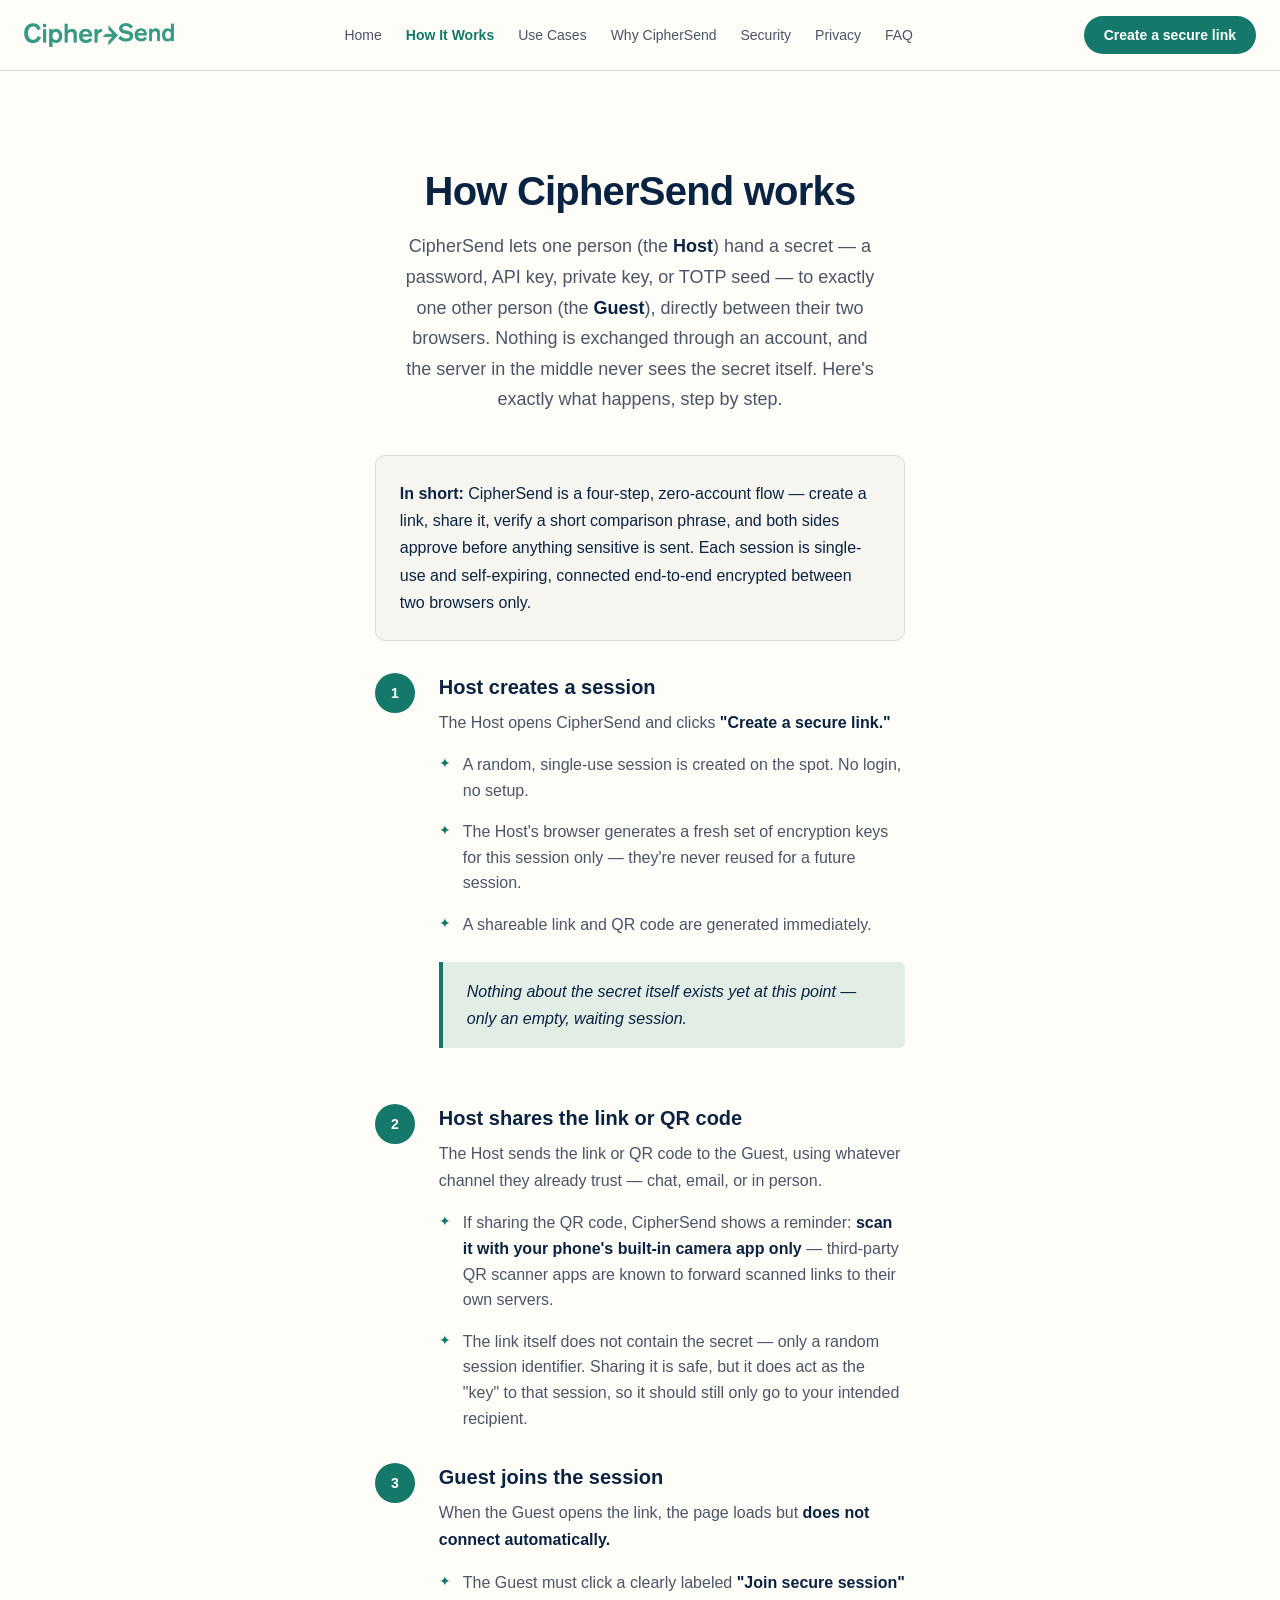
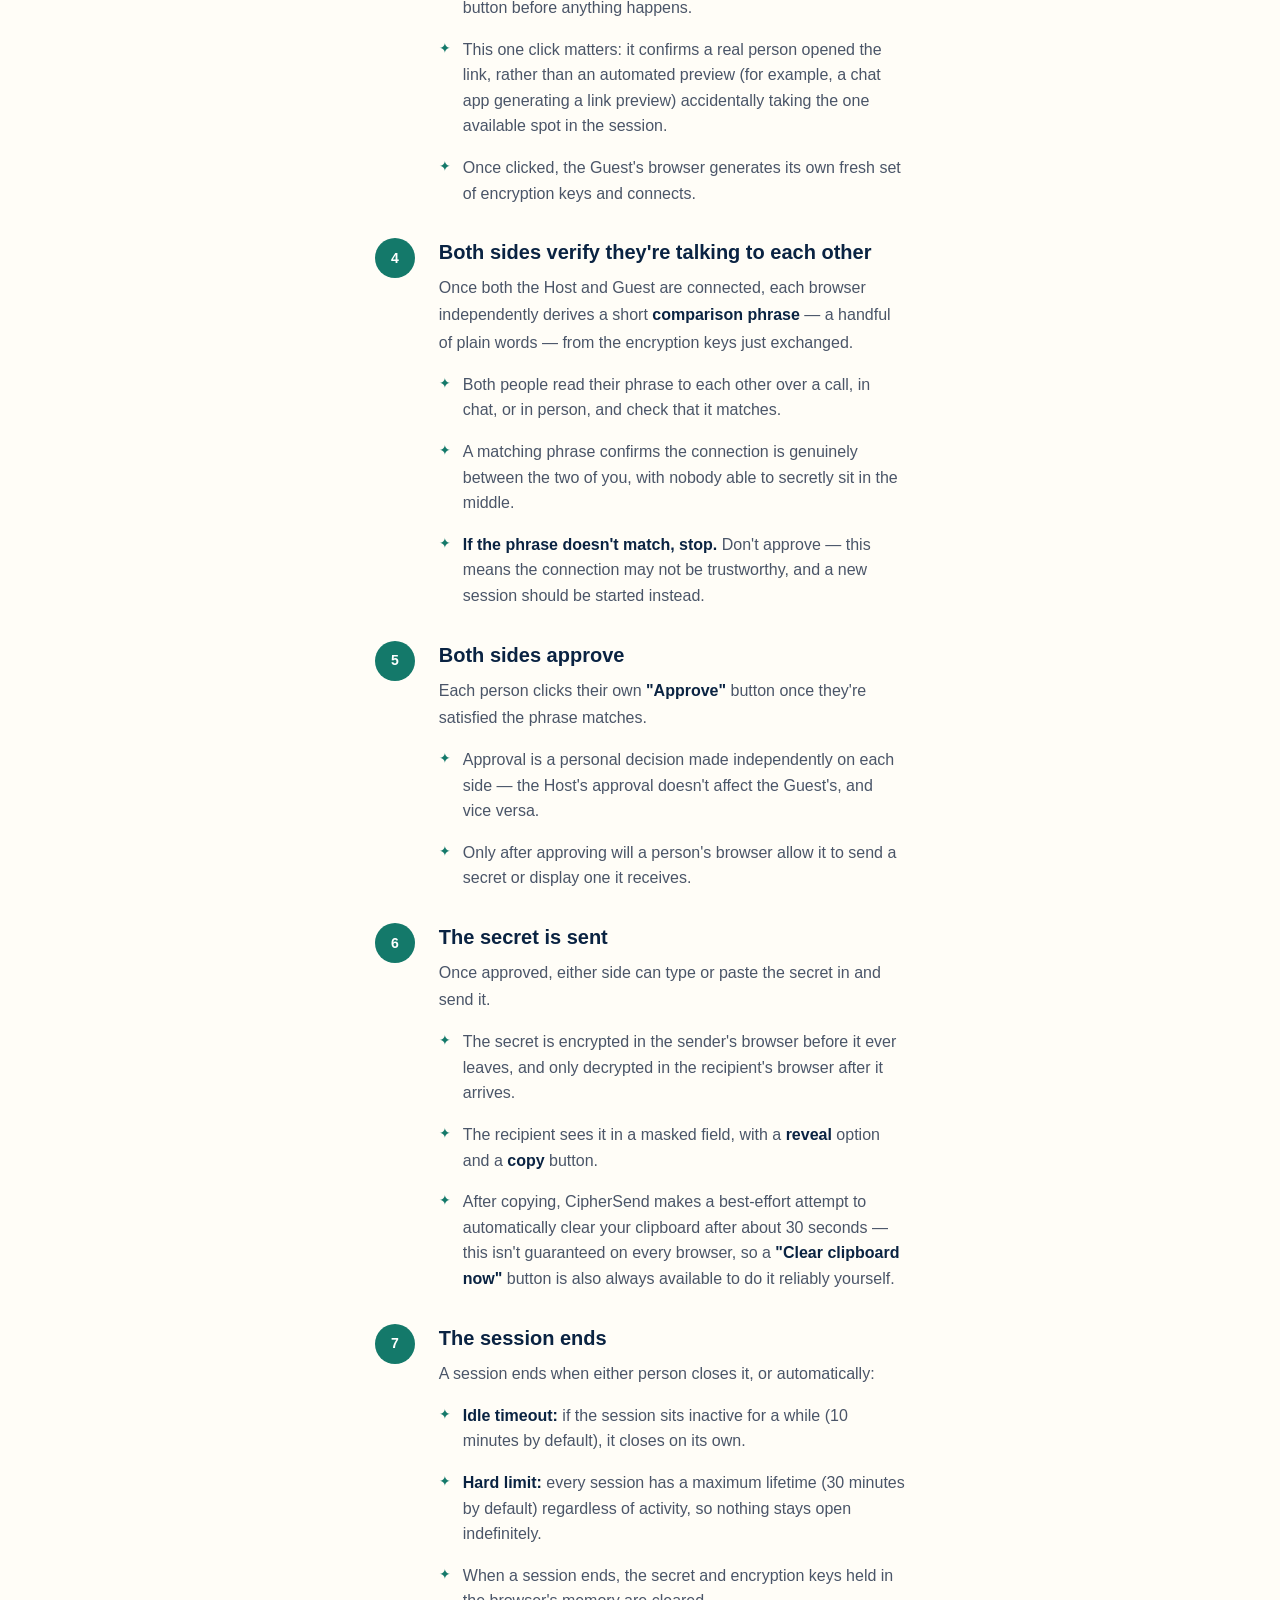
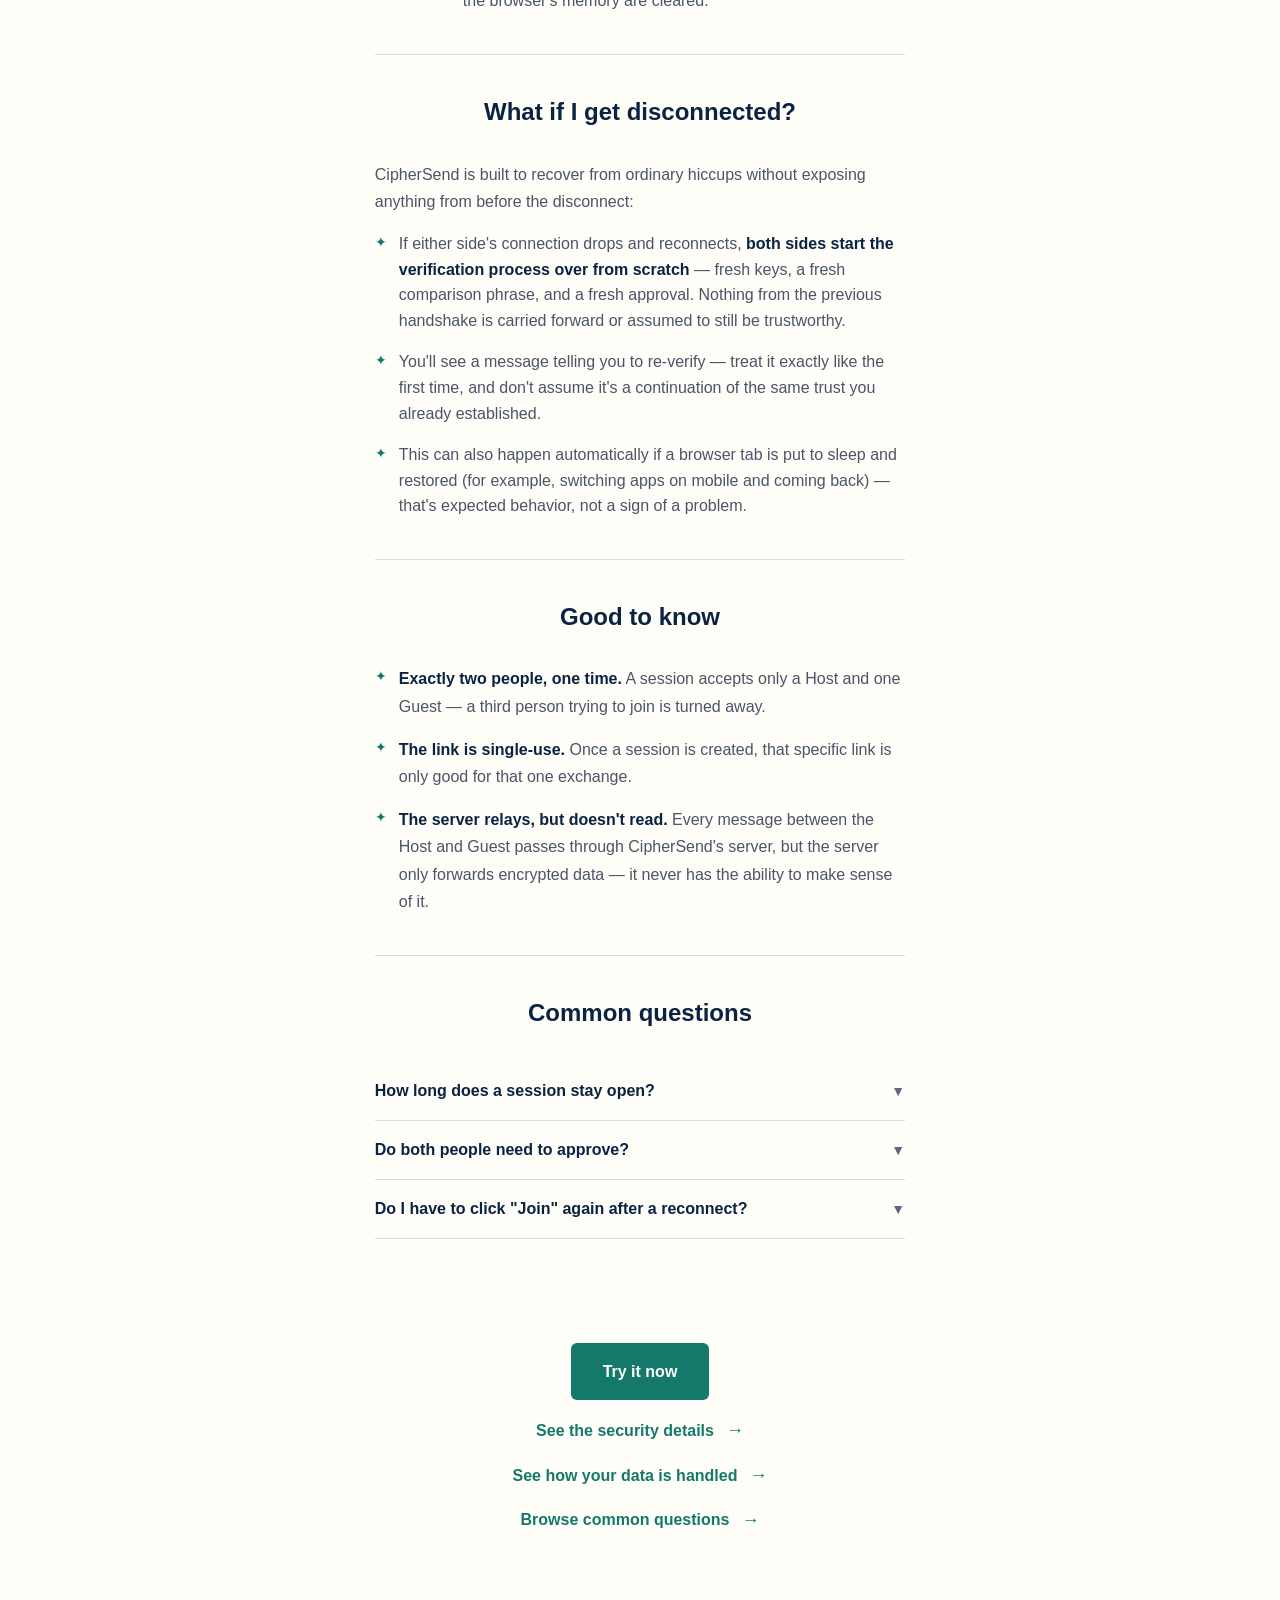
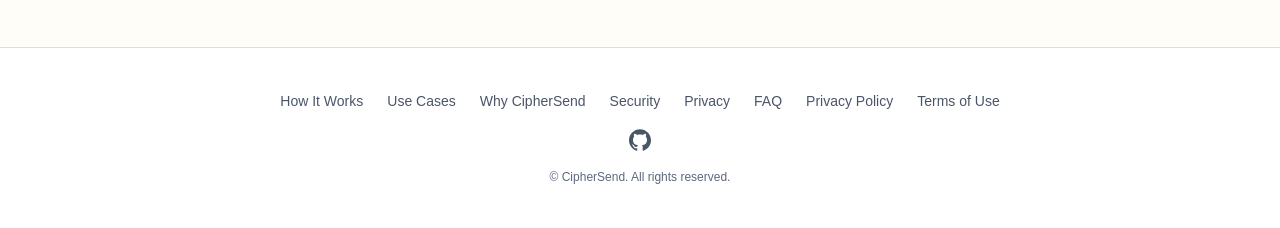
<file: how-it-works.html>
<!doctype html> <html lang="en"> <head> <script async src="https://www.googletagmanager.com/gtag/js?id=G-JEW09H6XM3"></script> <script defer src="/static/gtag.js"></script> <meta charset="UTF-8"> <meta name="viewport" content="width=device-width,initial-scale=1"> <title>How CipherSend Works | End-to-End Encrypted Sharing</title> <meta name="description" content="A step-by-step walkthrough of how CipherSend encrypts and shares a secret end-to-end with no account required, from link creation to delivery and verification."> <meta name="robots" content="index, follow"> <link rel="canonical" href="/how-it-works"> <meta property="og:title" content="How CipherSend Works | End-to-End Encrypted Sharing"> <meta property="og:description" content="A step-by-step walkthrough of how CipherSend encrypts and shares a secret end-to-end with no account required, from link creation to delivery and verification."> <meta property="og:type" content="article"> <meta property="og:url" content="/how-it-works"> <meta property="og:image" content="/static/logo.png"> <meta property="og:site_name" content="CipherSend"> <meta name="twitter:card" content="summary"> <meta name="twitter:title" content="How CipherSend Works | End-to-End Encrypted Sharing"> <meta name="twitter:description" content="A step-by-step walkthrough of how CipherSend encrypts and shares a secret end-to-end with no account required, from link creation to delivery and verification."> <meta name="twitter:image" content="/static/logo.png"> <link rel="icon" href="/static/favicon.ico" sizes="48x48"> <link rel="icon" href="/static/favicon.svg" type="image/svg+xml"> <link rel="icon" type="image/png" sizes="96x96" href="/static/favicon-96x96.png"> <link rel="apple-touch-icon" href="/static/apple-touch-icon.png" sizes="180x180"> <link rel="manifest" href="/static/site.webmanifest"> <link rel="stylesheet" href="/assets/how-it-works-1899d82b275abe6f.css" crossorigin>   <link rel="alternate" type="text/markdown" href="/how-it-works.md">
  <script type="application/ld+json">
{
  "@context": "https://schema.org",
  "@graph": [
    {
      "@type": "WebSite",
      "@id": "/#website",
      "url": "/",
      "name": "CipherSend",
      "description": "Send a password, API key, private key, or TOTP seed straight to one person's browser — end-to-end encrypted, no account, and gone the moment it's used.",
      "publisher": {
        "@id": "/#organization"
      }
    },
    {
      "@type": "Organization",
      "@id": "/#organization",
      "url": "/",
      "name": "CipherSend",
      "logo": "/static/logo.png",
      "description": "Send a password, API key, private key, or TOTP seed straight to one person's browser — end-to-end encrypted, no account, and gone the moment it's used."
    },
    {
      "@type": "WebPage",
      "@id": "/how-it-works#webpage",
      "url": "/how-it-works",
      "name": "How CipherSend Works | End-to-End Encrypted Sharing",
      "description": "A step-by-step walkthrough of how CipherSend encrypts and shares a secret end-to-end with no account required, from link creation to delivery and verification.",
      "isPartOf": {
        "@id": "/#website"
      },
      "breadcrumb": {
        "@id": "/how-it-works#breadcrumb"
      }
    },
    {
      "@type": "BreadcrumbList",
      "@id": "/how-it-works#breadcrumb",
      "itemListElement": [
        {
          "@type": "ListItem",
          "position": 1,
          "name": "CipherSend",
          "item": "/"
        },
        {
          "@type": "ListItem",
          "position": 2,
          "name": "How CipherSend Works",
          "item": "/how-it-works"
        }
      ]
    },
    {
      "@type": "HowTo",
      "@id": "/how-it-works#howto",
      "name": "Share a secret with CipherSend",
      "description": "A seven-step flow to hand a password, key, or code to exactly one other person, end-to-end encrypted, with no account.",
      "url": "/how-it-works",
      "step": [
        {
          "@type": "HowToStep",
          "position": 1,
          "name": "Host creates a session",
          "text": "Open CipherSend and click \"Create a secure link.\" A random, single-use session and a fresh set of encryption keys are generated; a shareable link and QR code appear immediately."
        },
        {
          "@type": "HowToStep",
          "position": 2,
          "name": "Host shares the link or QR code",
          "text": "Send the link or QR code to the intended recipient over a channel you already trust. The link contains only a random session identifier, not the secret."
        },
        {
          "@type": "HowToStep",
          "position": 3,
          "name": "Guest joins the session",
          "text": "The guest opens the link and clicks \"Join secure session\". The page does not connect automatically; this click confirms a real person opened the link."
        },
        {
          "@type": "HowToStep",
          "position": 4,
          "name": "Both sides verify the connection",
          "text": "Each browser derives a short comparison phrase. Both people read theirs to each other and check they match; a mismatch means stop and start a new session."
        },
        {
          "@type": "HowToStep",
          "position": 5,
          "name": "Both sides approve",
          "text": "Each person clicks their own \"Approve\" button once the phrase matches. Approval is independent on each side, and only after it can a secret be sent or shown."
        },
        {
          "@type": "HowToStep",
          "position": 6,
          "name": "The secret is sent",
          "text": "The secret is encrypted in the sender's browser and decrypted only in the recipient's browser, where it appears in a masked field with reveal and copy options."
        },
        {
          "@type": "HowToStep",
          "position": 7,
          "name": "The session ends",
          "text": "The session closes when either person ends it, after about 10 minutes idle, or on a hard limit of about 30 minutes. The secret and keys are then cleared."
        }
      ]
    }
  ]
}
</script>
</head> <body> <div id="nav"> <nav class="main-nav" role="navigation" aria-label="Main navigation"> <a class="main-nav__logo" href="/"> <img src="/static/logo.png" alt="CipherSend" width="104" height="15"> </a> <ul class="main-nav__links"> <li><a href="/">Home</a></li> <li><a href="/how-it-works" aria-current="page">How It Works</a></li> <li><a href="/use-cases">Use Cases</a></li> <li><a href="/why-ciphersend">Why CipherSend</a></li> <li><a href="/security">Security</a></li> <li><a href="/privacy">Privacy</a></li> <li><a href="/faq">FAQ</a></li> </ul> <a class="app-btn main-nav__cta" href="/app">Create a secure link</a> <button class="main-nav__toggle" aria-label="Open menu" aria-expanded="false" aria-controls="nav-overlay">☰</button> </nav> <div class="nav-overlay" id="nav-overlay" role="dialog" aria-label="Navigation menu"> <button class="nav-overlay__close" aria-label="Close menu">✕</button> <ul class="nav-overlay__links"> <li><a href="/">Home</a></li> <li><a href="/how-it-works" aria-current="page">How It Works</a></li> <li><a href="/use-cases">Use Cases</a></li> <li><a href="/why-ciphersend">Why CipherSend</a></li> <li><a href="/security">Security</a></li> <li><a href="/privacy">Privacy</a></li> <li><a href="/faq">FAQ</a></li> <li><a href="/app" class="app-btn nav-overlay__cta">Create a secure link</a></li> </ul> </div> </div> <main class="article-layout"> <div class="article-body"> <div class="page-intro"> <h1>How CipherSend works</h1> <p>CipherSend lets one person (the <b>Host</b>) hand a secret — a password, API key, private key, or TOTP seed — to exactly one other person (the <b>Guest</b>), directly between their two browsers. Nothing is exchanged through an account, and the server in the middle never sees the secret itself. Here's exactly what happens, step by step.</p> </div> <div class="summary"> <p><b>In short:</b> CipherSend is a four-step, zero-account flow — create a link, share it, verify a short comparison phrase, and both sides approve before anything sensitive is sent. Each session is single-use and self-expiring, connected end-to-end encrypted between two browsers only.</p> </div> <div class="guide"> <div class="guide__step"> <div class="guide__number">1</div> <div class="guide__content"> <h4>Host creates a session</h4> <p>The Host opens CipherSend and clicks <b>"Create a secure link."</b></p> <ul class="highlight-list mt-4"> <li>A random, single-use session is created on the spot. No login, no setup.</li> <li>The Host's browser generates a fresh set of encryption keys for this session only — they're never reused for a future session.</li> <li>A shareable link and QR code are generated immediately.</li> </ul> <div class="callout mt-4"> <p><em>Nothing about the secret itself exists yet at this point — only an empty, waiting session.</em></p> </div> </div> </div> <div class="guide__step"> <div class="guide__number">2</div> <div class="guide__content"> <h4>Host shares the link or QR code</h4> <p>The Host sends the link or QR code to the Guest, using whatever channel they already trust — chat, email, or in person.</p> <ul class="highlight-list mt-4"> <li>If sharing the QR code, CipherSend shows a reminder: <b>scan it with your phone's built-in camera app only</b> — third-party QR scanner apps are known to forward scanned links to their own servers.</li> <li>The link itself does not contain the secret — only a random session identifier. Sharing it is safe, but it does act as the "key" to that session, so it should still only go to your intended recipient.</li> </ul> </div> </div> <div class="guide__step"> <div class="guide__number">3</div> <div class="guide__content"> <h4>Guest joins the session</h4> <p>When the Guest opens the link, the page loads but <b>does not connect automatically.</b></p> <ul class="highlight-list mt-4"> <li>The Guest must click a clearly labeled <b>"Join secure session"</b> button before anything happens.</li> <li>This one click matters: it confirms a real person opened the link, rather than an automated preview (for example, a chat app generating a link preview) accidentally taking the one available spot in the session.</li> <li>Once clicked, the Guest's browser generates its own fresh set of encryption keys and connects.</li> </ul> </div> </div> <div class="guide__step"> <div class="guide__number">4</div> <div class="guide__content"> <h4>Both sides verify they're talking to each other</h4> <p>Once both the Host and Guest are connected, each browser independently derives a short <b>comparison phrase</b> — a handful of plain words — from the encryption keys just exchanged.</p> <ul class="highlight-list mt-4"> <li>Both people read their phrase to each other over a call, in chat, or in person, and check that it matches.</li> <li>A matching phrase confirms the connection is genuinely between the two of you, with nobody able to secretly sit in the middle.</li> <li><b>If the phrase doesn't match, stop.</b> Don't approve — this means the connection may not be trustworthy, and a new session should be started instead.</li> </ul> </div> </div> <div class="guide__step"> <div class="guide__number">5</div> <div class="guide__content"> <h4>Both sides approve</h4> <p>Each person clicks their own <b>"Approve"</b> button once they're satisfied the phrase matches.</p> <ul class="highlight-list mt-4"> <li>Approval is a personal decision made independently on each side — the Host's approval doesn't affect the Guest's, and vice versa.</li> <li>Only after approving will a person's browser allow it to send a secret or display one it receives.</li> </ul> </div> </div> <div class="guide__step"> <div class="guide__number">6</div> <div class="guide__content"> <h4>The secret is sent</h4> <p>Once approved, either side can type or paste the secret in and send it.</p> <ul class="highlight-list mt-4"> <li>The secret is encrypted in the sender's browser before it ever leaves, and only decrypted in the recipient's browser after it arrives.</li> <li>The recipient sees it in a masked field, with a <b>reveal</b> option and a <b>copy</b> button.</li> <li>After copying, CipherSend makes a best-effort attempt to automatically clear your clipboard after about 30 seconds — this isn't guaranteed on every browser, so a <b>"Clear clipboard now"</b> button is also always available to do it reliably yourself.</li> </ul> </div> </div> <div class="guide__step"> <div class="guide__number">7</div> <div class="guide__content"> <h4>The session ends</h4> <p>A session ends when either person closes it, or automatically:</p> <ul class="highlight-list mt-4"> <li><b>Idle timeout:</b> if the session sits inactive for a while (10 minutes by default), it closes on its own.</li> <li><b>Hard limit:</b> every session has a maximum lifetime (30 minutes by default) regardless of activity, so nothing stays open indefinitely.</li> <li>When a session ends, the secret and encryption keys held in the browser's memory are cleared.</li> </ul> </div> </div> </div> <hr class="section-separator"> <section class="mb-8"> <div class="section__heading"> <h3>What if I get disconnected?</h3> </div> <p>CipherSend is built to recover from ordinary hiccups without exposing anything from before the disconnect:</p> <ul class="highlight-list mt-4"> <li>If either side's connection drops and reconnects, <b>both sides start the verification process over from scratch</b> — fresh keys, a fresh comparison phrase, and a fresh approval. Nothing from the previous handshake is carried forward or assumed to still be trustworthy.</li> <li>You'll see a message telling you to re-verify — treat it exactly like the first time, and don't assume it's a continuation of the same trust you already established.</li> <li>This can also happen automatically if a browser tab is put to sleep and restored (for example, switching apps on mobile and coming back) — that's expected behavior, not a sign of a problem.</li> </ul> </section> <hr class="section-separator"> <section class="mb-8"> <div class="section__heading"> <h3>Good to know</h3> </div> <ul class="highlight-list"> <li><p><b>Exactly two people, one time.</b> A session accepts only a Host and one Guest — a third person trying to join is turned away.</p></li> <li><p><b>The link is single-use.</b> Once a session is created, that specific link is only good for that one exchange.</p></li> <li><p><b>The server relays, but doesn't read.</b> Every message between the Host and Guest passes through CipherSend's server, but the server only forwards encrypted data — it never has the ability to make sense of it.</p></li> </ul> </section> <hr class="section-separator"> <section class="mb-8"> <div class="section__heading"> <h3>Common questions</h3> </div> <div class="qa-block"> <div class="qa-item"> <button class="qa-item__trigger" aria-expanded="false"> How long does a session stay open? <span class="qa-item__chevron">▼</span> </button> <div class="qa-item__answer"> <p>By default, a session closes after about 10 minutes of inactivity, and every session has a hard limit of about 30 minutes total, regardless of activity.</p> </div> </div> <div class="qa-item"> <button class="qa-item__trigger" aria-expanded="false"> Do both people need to approve? <span class="qa-item__chevron">▼</span> </button> <div class="qa-item__answer"> <p>Yes. Each person approves independently on their own side. Approval on one side never happens automatically because the other side approved.</p> </div> </div> <div class="qa-item"> <button class="qa-item__trigger" aria-expanded="false"> Do I have to click "Join" again after a reconnect? <span class="qa-item__chevron">▼</span> </button> <div class="qa-item__answer"> <p>No. That join click is only required once, the first time you open the link. Reconnections after that (for example, if your phone's browser tab was put to sleep and restored) don't ask again.</p> </div> </div> </div> </section> <div class="cta-section"> <div class="button-holder button-holder--column"> <a href="/app" class="app-btn app-btn--lg">Try it now</a> <a href="/security" class="page-teleport">See the security details</a> <a href="/privacy" class="page-teleport">See how your data is handled</a> <a href="/faq" class="page-teleport">Browse common questions</a> </div> </div> </div> </main> <div id="footer"> <footer class="main-footer"> <div class="main-footer__inner"> <ul class="main-footer__links"> <li><a href="/how-it-works">How It Works</a></li> <li><a href="/use-cases">Use Cases</a></li> <li><a href="/why-ciphersend">Why CipherSend</a></li> <li><a href="/security">Security</a></li> <li><a href="/privacy">Privacy</a></li> <li><a href="/faq">FAQ</a></li> <li><a href="/privacy-policy">Privacy Policy</a></li> <li><a href="/terms-of-use">Terms of Use</a></li> </ul> <a class="main-footer__gh" href="https://github.com/cody-zero/cipher-send" rel="noopener" aria-label="CipherSend on GitHub"> <svg viewBox="0 0 24 24" width="22" height="22" role="img" aria-hidden="true" focusable="false">
        <path d="M12 .297c-6.63 0-12 5.373-12 12 0 5.303 3.438 9.8 8.205 11.385.6.113.82-.258.82-.577 0-.285-.01-1.04-.015-2.04-3.338.724-4.042-1.61-4.042-1.61C4.422 18.07 3.633 17.7 3.633 17.7c-1.087-.744.084-.729.084-.729 1.205.084 1.838 1.236 1.838 1.236 1.07 1.835 2.809 1.305 3.495.998.108-.776.417-1.305.76-1.605-2.665-.3-5.466-1.332-5.466-5.93 0-1.31.465-2.38 1.235-3.22-.135-.303-.54-1.523.105-3.176 0 0 1.005-.322 3.3 1.23.96-.267 1.98-.399 3-.405 1.02.006 2.04.138 3 .405 2.28-1.552 3.285-1.23 3.285-1.23.645 1.653.24 2.873.12 3.176.765.84 1.23 1.91 1.23 3.22 0 4.61-2.805 5.625-5.475 5.92.42.36.81 1.096.81 2.22 0 1.606-.015 2.896-.015 3.286 0 .315.21.69.825.57C20.565 22.092 24 17.592 24 12.297c0-6.627-5.373-12-12-12"/>
      </svg> </a> <p class="main-footer__copy">© CipherSend. All rights reserved.</p> </div> </footer> </div> <script type="module" src="/assets/how-it-works-d7bb633569cb6a3b.js"></script> </body> </html>
</file>
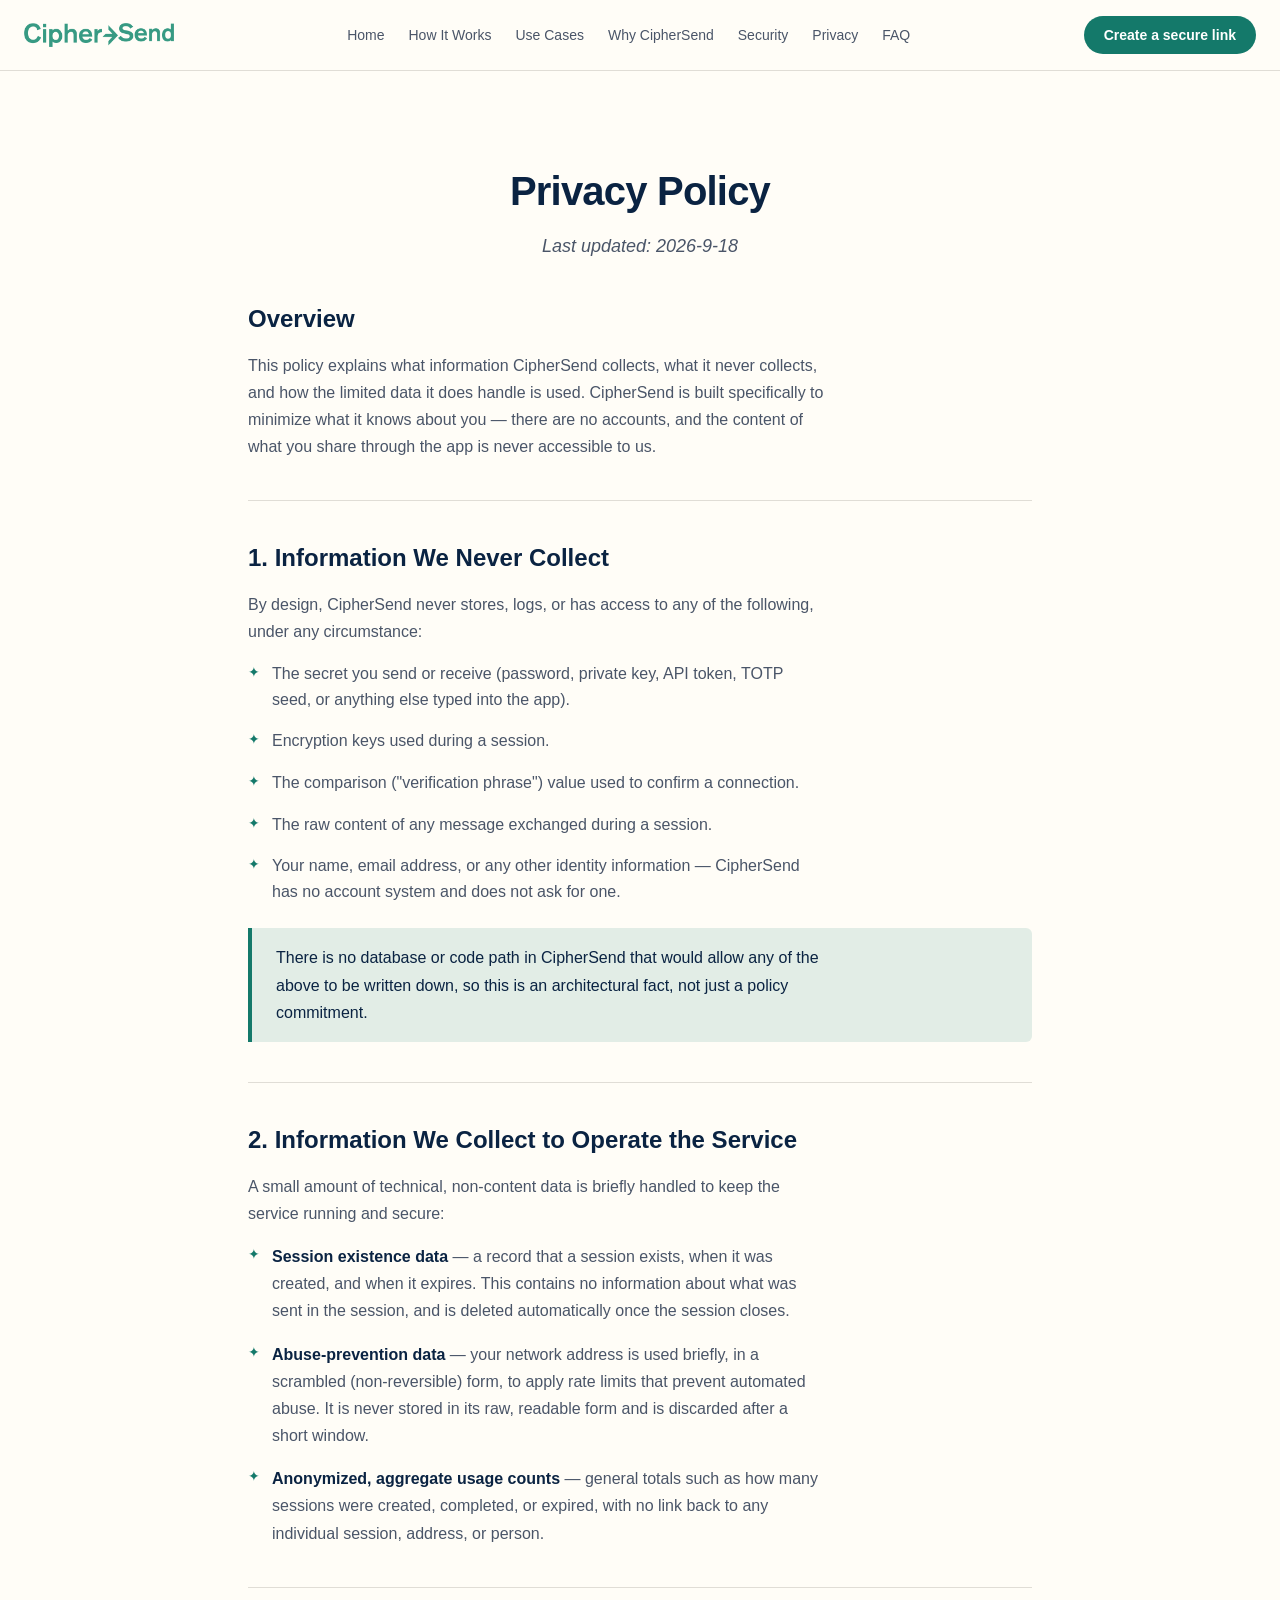
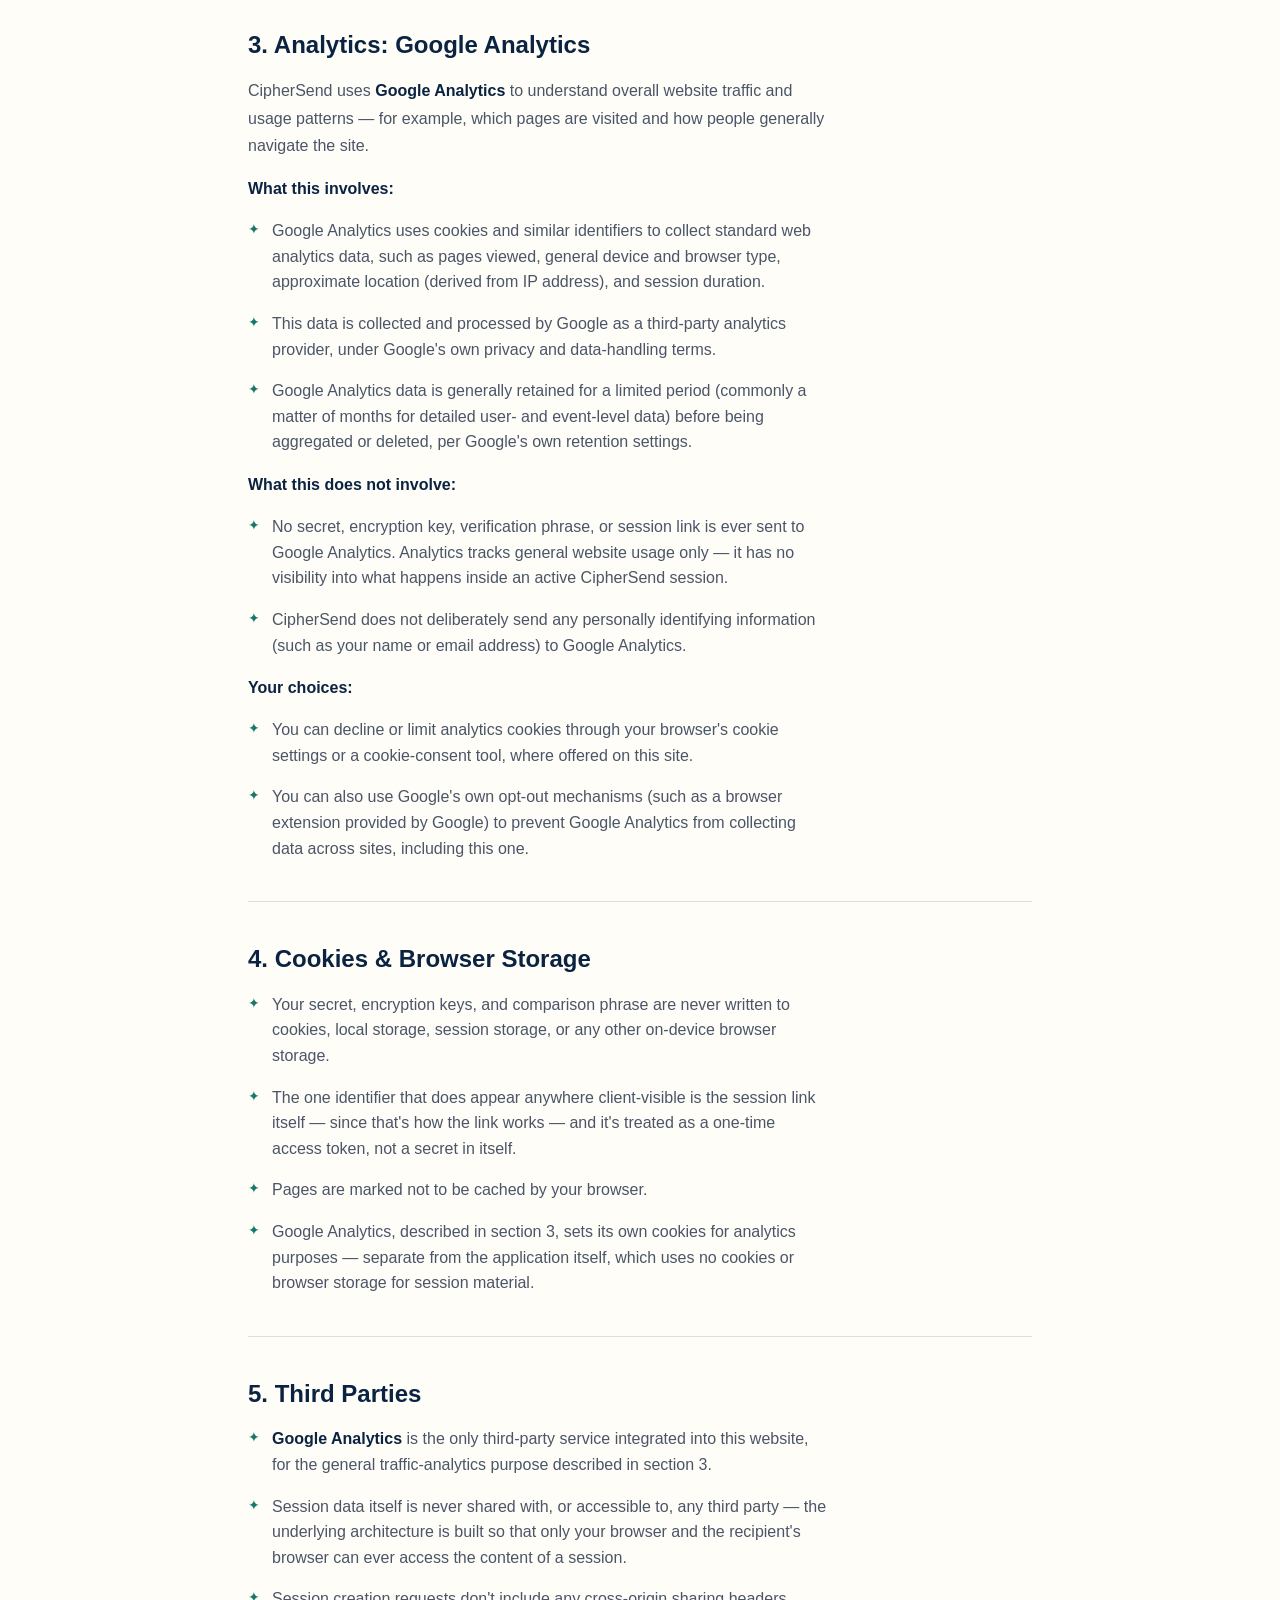
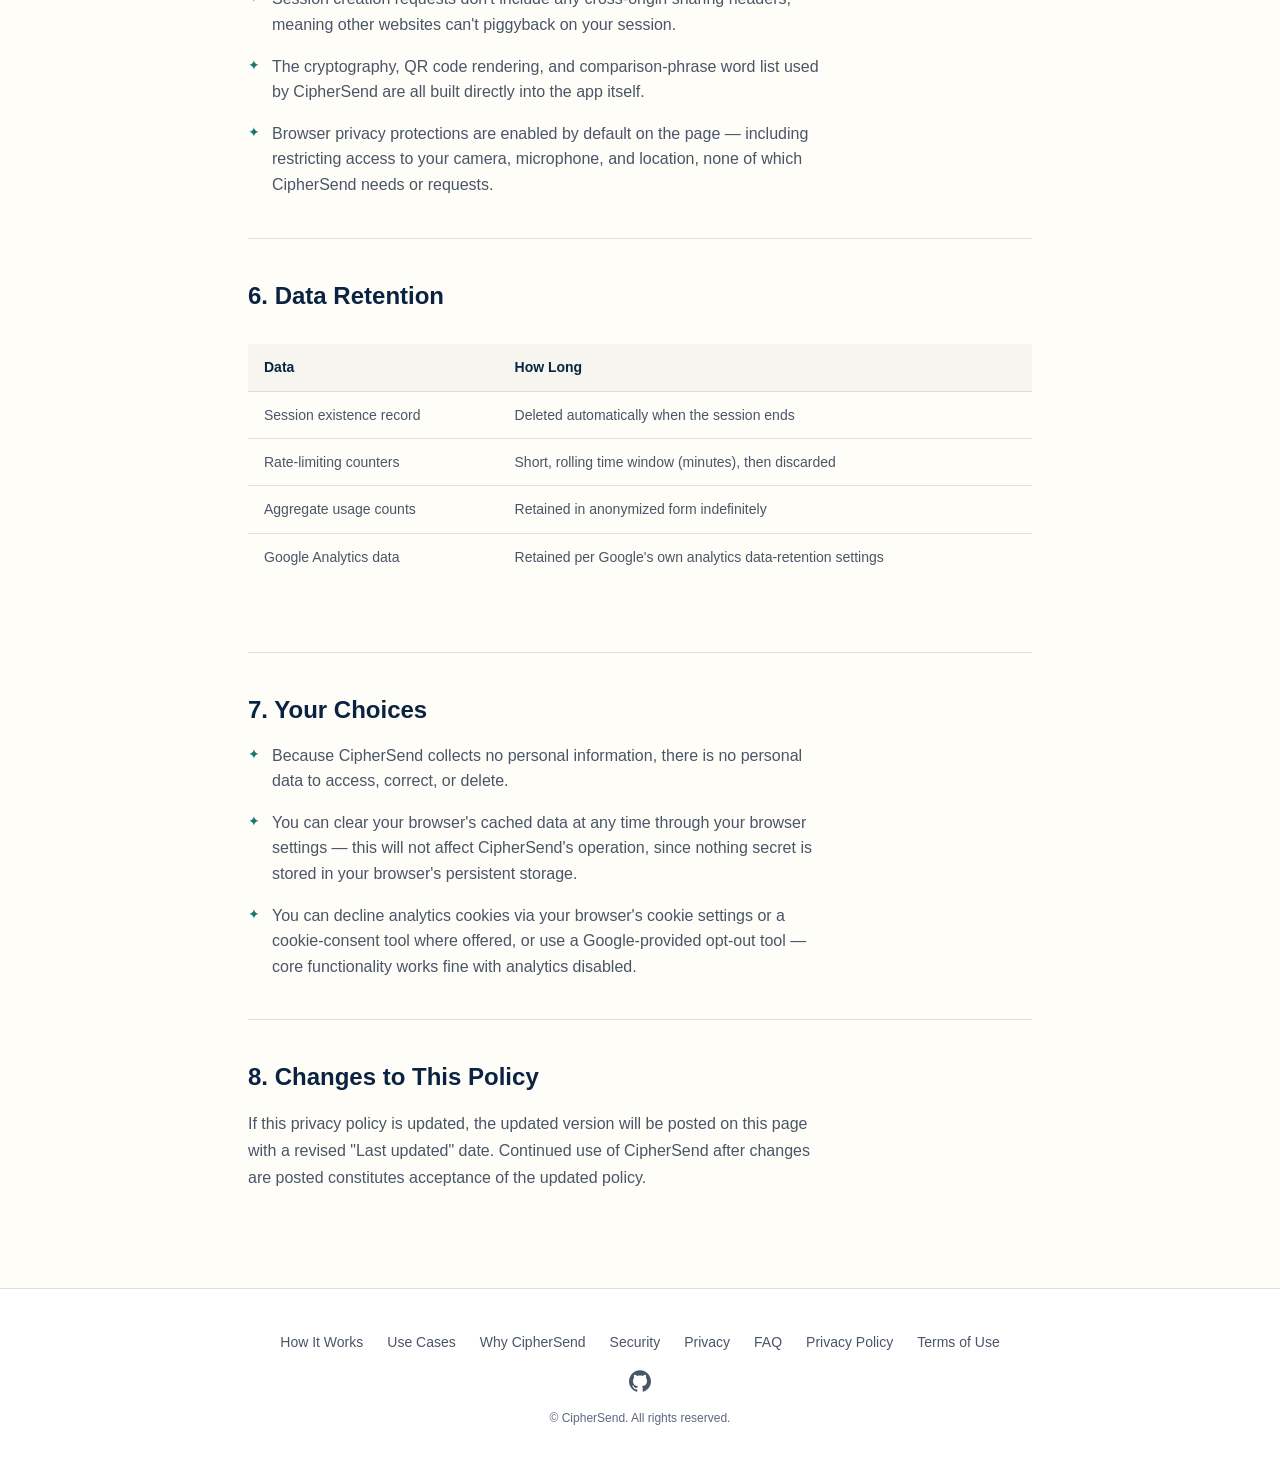
<file: privacy-policy.html>
<!doctype html> <html lang="en"> <head> <script async src="https://www.googletagmanager.com/gtag/js?id=G-JEW09H6XM3"></script> <script defer src="/static/gtag.js"></script> <meta charset="UTF-8"> <meta name="viewport" content="width=device-width,initial-scale=1"> <title>CipherSend Privacy Policy | What We Do With Your Data</title> <meta name="description" content="CipherSend's privacy policy: what information is collected, what is never collected, how limited operational data is used, and how Google Analytics fits in."> <meta name="robots" index="noindex" follow="follow"> <link rel="canonical" href="/privacy-policy"> <meta property="og:title" content="CipherSend Privacy Policy | What We Do With Your Data"> <meta property="og:description" content="CipherSend's privacy policy: what information is collected, what is never collected, how limited operational data is used, and how Google Analytics fits in."> <meta property="og:type" content="article"> <meta property="og:url" content="/privacy-policy"> <meta property="og:image" content="/static/logo.png"> <meta property="og:site_name" content="CipherSend"> <meta name="twitter:card" content="summary"> <meta name="twitter:title" content="CipherSend Privacy Policy | What We Do With Your Data"> <meta name="twitter:description" content="CipherSend's privacy policy: what information is collected, what is never collected, how limited operational data is used, and how Google Analytics fits in."> <meta name="twitter:image" content="/static/logo.png"> <link rel="icon" href="/static/favicon.ico" sizes="48x48"> <link rel="icon" href="/static/favicon.svg" type="image/svg+xml"> <link rel="icon" type="image/png" sizes="96x96" href="/static/favicon-96x96.png"> <link rel="apple-touch-icon" href="/static/apple-touch-icon.png" sizes="180x180"> <link rel="manifest" href="/static/site.webmanifest"> <link rel="stylesheet" href="/assets/privacy-policy-ce540098030bc379.css" crossorigin>   <link rel="alternate" type="text/markdown" href="/privacy-policy.md">
  <script type="application/ld+json">
{
  "@context": "https://schema.org",
  "@graph": [
    {
      "@type": "WebSite",
      "@id": "/#website",
      "url": "/",
      "name": "CipherSend",
      "description": "Send a password, API key, private key, or TOTP seed straight to one person's browser — end-to-end encrypted, no account, and gone the moment it's used.",
      "publisher": {
        "@id": "/#organization"
      }
    },
    {
      "@type": "Organization",
      "@id": "/#organization",
      "url": "/",
      "name": "CipherSend",
      "logo": "/static/logo.png",
      "description": "Send a password, API key, private key, or TOTP seed straight to one person's browser — end-to-end encrypted, no account, and gone the moment it's used."
    },
    {
      "@type": "WebPage",
      "@id": "/privacy-policy#webpage",
      "url": "/privacy-policy",
      "name": "CipherSend Privacy Policy | What We Do With Your Data",
      "description": "CipherSend's privacy policy: what information is collected, what is never collected, how limited operational data is used, and how Google Analytics fits in.",
      "isPartOf": {
        "@id": "/#website"
      },
      "breadcrumb": {
        "@id": "/privacy-policy#breadcrumb"
      }
    },
    {
      "@type": "BreadcrumbList",
      "@id": "/privacy-policy#breadcrumb",
      "itemListElement": [
        {
          "@type": "ListItem",
          "position": 1,
          "name": "CipherSend",
          "item": "/"
        },
        {
          "@type": "ListItem",
          "position": 2,
          "name": "Privacy Policy",
          "item": "/privacy-policy"
        }
      ]
    }
  ]
}
</script>
</head> <body> <div id="nav"> <nav class="main-nav" role="navigation" aria-label="Main navigation"> <a class="main-nav__logo" href="/"> <img src="/static/logo.png" alt="CipherSend" width="104" height="15"> </a> <ul class="main-nav__links"> <li><a href="/">Home</a></li> <li><a href="/how-it-works">How It Works</a></li> <li><a href="/use-cases">Use Cases</a></li> <li><a href="/why-ciphersend">Why CipherSend</a></li> <li><a href="/security">Security</a></li> <li><a href="/privacy">Privacy</a></li> <li><a href="/faq">FAQ</a></li> </ul> <a class="app-btn main-nav__cta" href="/app">Create a secure link</a> <button class="main-nav__toggle" aria-label="Open menu" aria-expanded="false" aria-controls="nav-overlay">☰</button> </nav> <div class="nav-overlay" id="nav-overlay" role="dialog" aria-label="Navigation menu"> <button class="nav-overlay__close" aria-label="Close menu">✕</button> <ul class="nav-overlay__links"> <li><a href="/">Home</a></li> <li><a href="/how-it-works">How It Works</a></li> <li><a href="/use-cases">Use Cases</a></li> <li><a href="/why-ciphersend">Why CipherSend</a></li> <li><a href="/security">Security</a></li> <li><a href="/privacy">Privacy</a></li> <li><a href="/faq">FAQ</a></li> <li><a href="/app" class="app-btn nav-overlay__cta">Create a secure link</a></li> </ul> </div> </div> <main class="document-layout"> <div class="document-body"> <div class="page-intro"> <h1>Privacy Policy</h1> <p><em>Last updated: 2026-9-18</em></p> </div> <section class="mb-8"> <h3>Overview</h3> <p class="mt-4">This policy explains what information CipherSend collects, what it never collects, and how the limited data it does handle is used. CipherSend is built specifically to minimize what it knows about you — there are no accounts, and the content of what you share through the app is never accessible to us.</p> </section> <hr class="section-separator"> <section class="mb-8"> <h3>1. Information We Never Collect</h3> <p class="mt-4">By design, CipherSend never stores, logs, or has access to any of the following, under any circumstance:</p> <ul class="highlight-list mt-4"> <li>The secret you send or receive (password, private key, API token, TOTP seed, or anything else typed into the app).</li> <li>Encryption keys used during a session.</li> <li>The comparison ("verification phrase") value used to confirm a connection.</li> <li>The raw content of any message exchanged during a session.</li> <li>Your name, email address, or any other identity information — CipherSend has no account system and does not ask for one.</li> </ul> <div class="callout mt-4"> <p>There is no database or code path in CipherSend that would allow any of the above to be written down, so this is an architectural fact, not just a policy commitment.</p> </div> </section> <hr class="section-separator"> <section class="mb-8"> <h3>2. Information We Collect to Operate the Service</h3> <p class="mt-4">A small amount of technical, non-content data is briefly handled to keep the service running and secure:</p> <ul class="highlight-list mt-4"> <li><p><b>Session existence data</b> — a record that a session exists, when it was created, and when it expires. This contains no information about what was sent in the session, and is deleted automatically once the session closes.</p></li> <li><p><b>Abuse-prevention data</b> — your network address is used briefly, in a scrambled (non-reversible) form, to apply rate limits that prevent automated abuse. It is never stored in its raw, readable form and is discarded after a short window.</p></li> <li><p><b>Anonymized, aggregate usage counts</b> — general totals such as how many sessions were created, completed, or expired, with no link back to any individual session, address, or person.</p></li> </ul> </section> <hr class="section-separator"> <section class="mb-8"> <h3>3. Analytics: Google Analytics</h3> <p class="mt-4">CipherSend uses <b>Google Analytics</b> to understand overall website traffic and usage patterns — for example, which pages are visited and how people generally navigate the site.</p> <p class="mt-4"><b>What this involves:</b></p> <ul class="highlight-list mt-4"> <li>Google Analytics uses cookies and similar identifiers to collect standard web analytics data, such as pages viewed, general device and browser type, approximate location (derived from IP address), and session duration.</li> <li>This data is collected and processed by Google as a third-party analytics provider, under Google's own privacy and data-handling terms.</li> <li>Google Analytics data is generally retained for a limited period (commonly a matter of months for detailed user- and event-level data) before being aggregated or deleted, per Google's own retention settings.</li> </ul> <p class="mt-4"><b>What this does not involve:</b></p> <ul class="highlight-list mt-4"> <li>No secret, encryption key, verification phrase, or session link is ever sent to Google Analytics. Analytics tracks general website usage only — it has no visibility into what happens inside an active CipherSend session.</li> <li>CipherSend does not deliberately send any personally identifying information (such as your name or email address) to Google Analytics.</li> </ul> <p class="mt-4"><b>Your choices:</b></p> <ul class="highlight-list mt-4"> <li>You can decline or limit analytics cookies through your browser's cookie settings or a cookie-consent tool, where offered on this site.</li> <li>You can also use Google's own opt-out mechanisms (such as a browser extension provided by Google) to prevent Google Analytics from collecting data across sites, including this one.</li> </ul> </section> <hr class="section-separator"> <section class="mb-8"> <h3>4. Cookies &amp; Browser Storage</h3> <ul class="highlight-list mt-4"> <li>Your secret, encryption keys, and comparison phrase are never written to cookies, local storage, session storage, or any other on-device browser storage.</li> <li>The one identifier that does appear anywhere client-visible is the session link itself — since that's how the link works — and it's treated as a one-time access token, not a secret in itself.</li> <li>Pages are marked not to be cached by your browser.</li> <li>Google Analytics, described in section 3, sets its own cookies for analytics purposes — separate from the application itself, which uses no cookies or browser storage for session material.</li> </ul> </section> <hr class="section-separator"> <section class="mb-8"> <h3>5. Third Parties</h3> <ul class="highlight-list mt-4"> <li><b>Google Analytics</b> is the only third-party service integrated into this website, for the general traffic-analytics purpose described in section 3.</li> <li>Session data itself is never shared with, or accessible to, any third party — the underlying architecture is built so that only your browser and the recipient's browser can ever access the content of a session.</li> <li>Session creation requests don't include any cross-origin sharing headers, meaning other websites can't piggyback on your session.</li> <li>The cryptography, QR code rendering, and comparison-phrase word list used by CipherSend are all built directly into the app itself.</li> <li>Browser privacy protections are enabled by default on the page — including restricting access to your camera, microphone, and location, none of which CipherSend needs or requests.</li> </ul> </section> <hr class="section-separator"> <section class="mb-8"> <h3>6. Data Retention</h3> <div class="table-scroll"> <table class="comparison-table"> <thead> <tr> <th>Data</th> <th>How Long</th> </tr> </thead> <tbody> <tr> <td>Session existence record</td> <td>Deleted automatically when the session ends</td> </tr> <tr> <td>Rate-limiting counters</td> <td>Short, rolling time window (minutes), then discarded</td> </tr> <tr> <td>Aggregate usage counts</td> <td>Retained in anonymized form indefinitely</td> </tr> <tr> <td>Google Analytics data</td> <td>Retained per Google's own analytics data-retention settings</td> </tr> </tbody> </table> </div> </section> <hr class="section-separator"> <section class="mb-8"> <h3>7. Your Choices</h3> <ul class="highlight-list mt-4"> <li>Because CipherSend collects no personal information, there is no personal data to access, correct, or delete.</li> <li>You can clear your browser's cached data at any time through your browser settings — this will not affect CipherSend's operation, since nothing secret is stored in your browser's persistent storage.</li> <li>You can decline analytics cookies via your browser's cookie settings or a cookie-consent tool where offered, or use a Google-provided opt-out tool — core functionality works fine with analytics disabled.</li> </ul> </section> <hr class="section-separator"> <section class="mb-8"> <h3>8. Changes to This Policy</h3> <p class="mt-4">If this privacy policy is updated, the updated version will be posted on this page with a revised "Last updated" date. Continued use of CipherSend after changes are posted constitutes acceptance of the updated policy.</p> </section> </div> </main> <div id="footer"> <footer class="main-footer"> <div class="main-footer__inner"> <ul class="main-footer__links"> <li><a href="/how-it-works">How It Works</a></li> <li><a href="/use-cases">Use Cases</a></li> <li><a href="/why-ciphersend">Why CipherSend</a></li> <li><a href="/security">Security</a></li> <li><a href="/privacy">Privacy</a></li> <li><a href="/faq">FAQ</a></li> <li><a href="/privacy-policy">Privacy Policy</a></li> <li><a href="/terms-of-use">Terms of Use</a></li> </ul> <a class="main-footer__gh" href="https://github.com/cody-zero/cipher-send" rel="noopener" aria-label="CipherSend on GitHub"> <svg viewBox="0 0 24 24" width="22" height="22" role="img" aria-hidden="true" focusable="false">
        <path d="M12 .297c-6.63 0-12 5.373-12 12 0 5.303 3.438 9.8 8.205 11.385.6.113.82-.258.82-.577 0-.285-.01-1.04-.015-2.04-3.338.724-4.042-1.61-4.042-1.61C4.422 18.07 3.633 17.7 3.633 17.7c-1.087-.744.084-.729.084-.729 1.205.084 1.838 1.236 1.838 1.236 1.07 1.835 2.809 1.305 3.495.998.108-.776.417-1.305.76-1.605-2.665-.3-5.466-1.332-5.466-5.93 0-1.31.465-2.38 1.235-3.22-.135-.303-.54-1.523.105-3.176 0 0 1.005-.322 3.3 1.23.96-.267 1.98-.399 3-.405 1.02.006 2.04.138 3 .405 2.28-1.552 3.285-1.23 3.285-1.23.645 1.653.24 2.873.12 3.176.765.84 1.23 1.91 1.23 3.22 0 4.61-2.805 5.625-5.475 5.92.42.36.81 1.096.81 2.22 0 1.606-.015 2.896-.015 3.286 0 .315.21.69.825.57C20.565 22.092 24 17.592 24 12.297c0-6.627-5.373-12-12-12"/>
      </svg> </a> <p class="main-footer__copy">© CipherSend. All rights reserved.</p> </div> </footer> </div> <script type="module" src="/assets/privacy-policy-9d1d362813712113.js"></script> </body> </html>
</file>
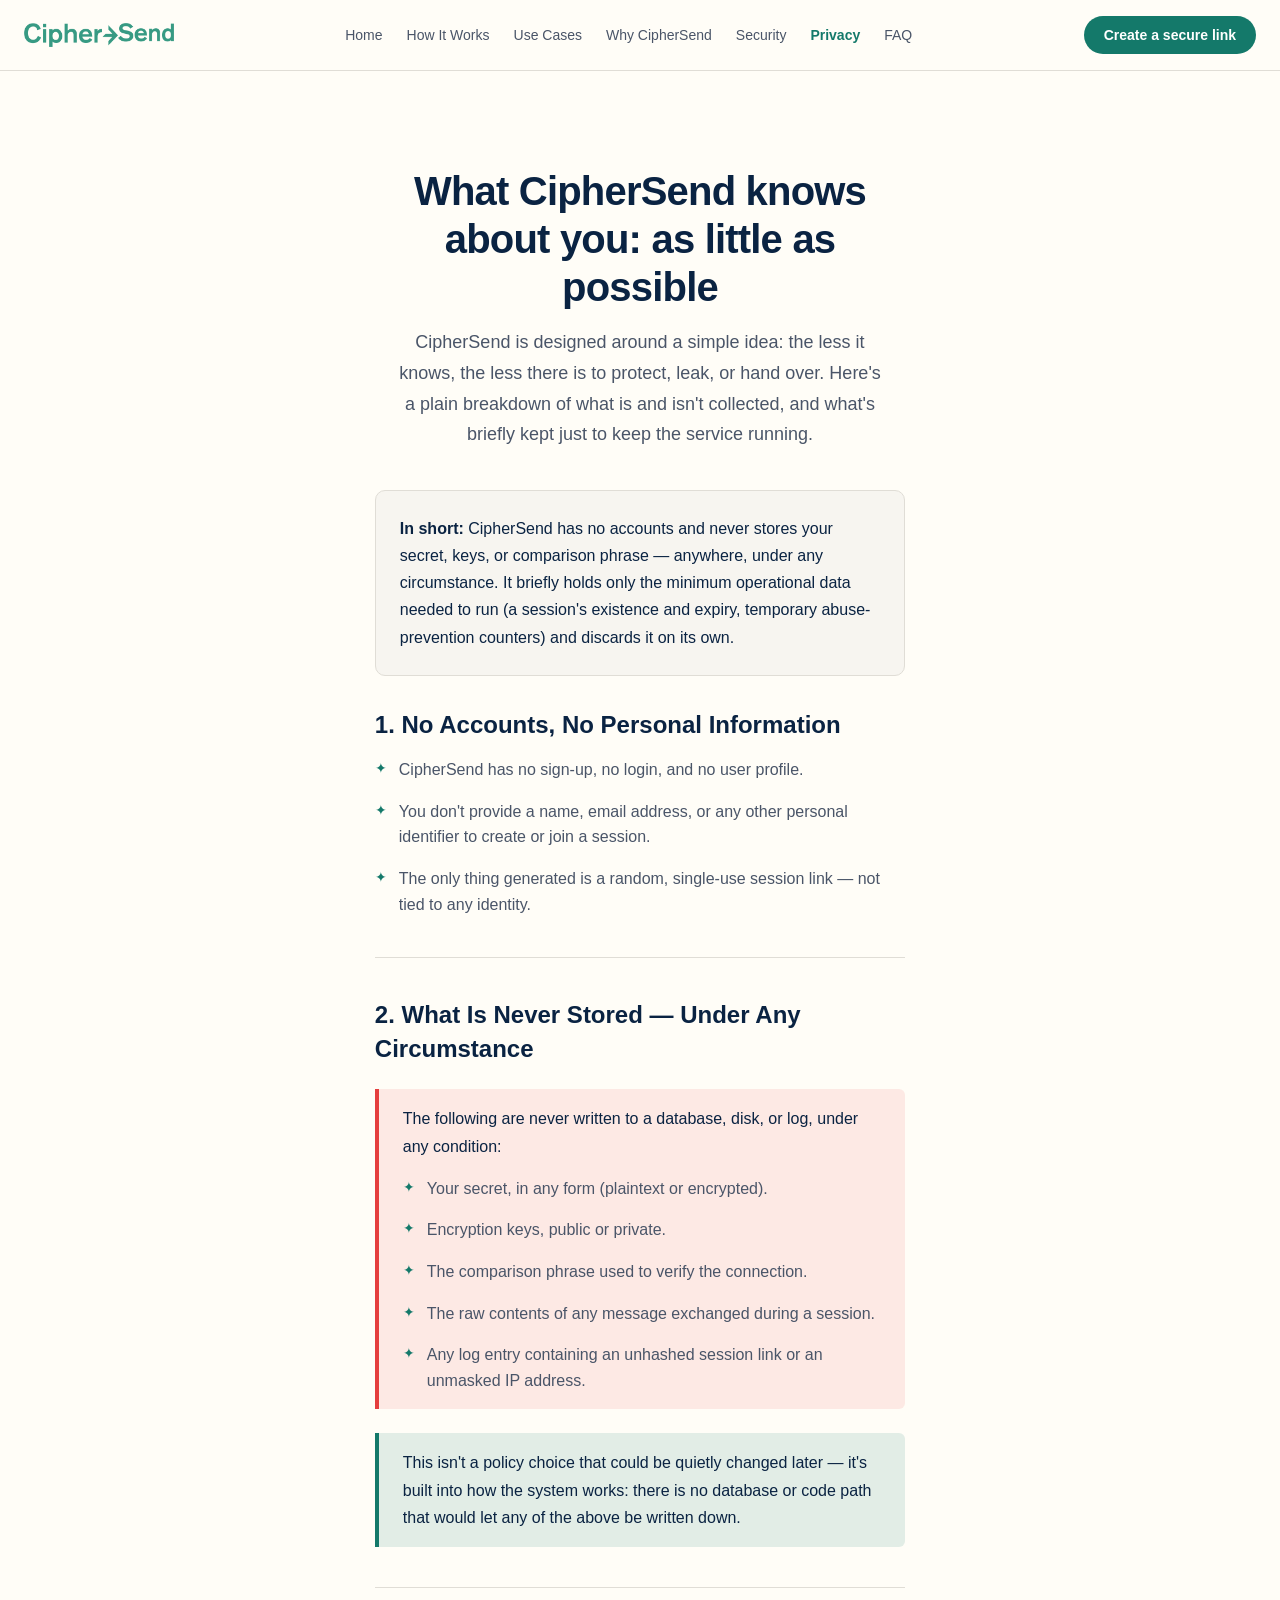
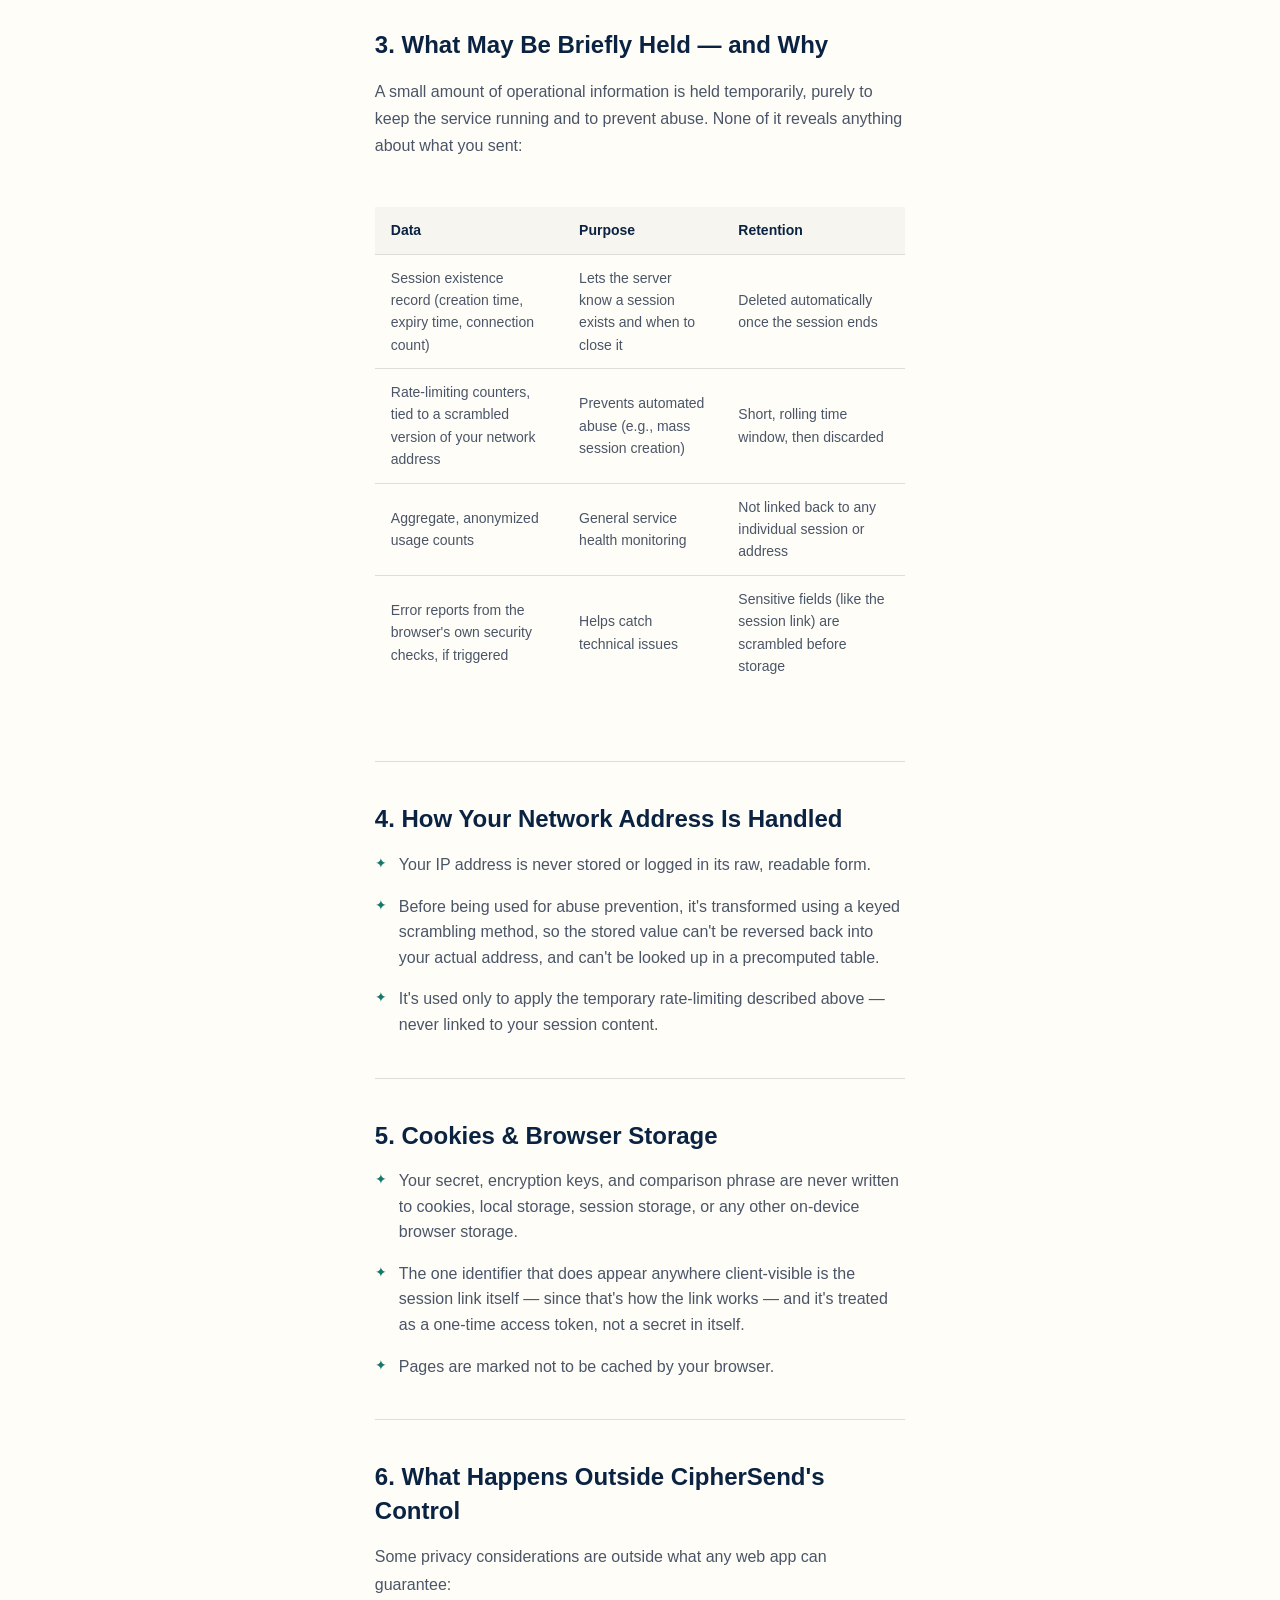
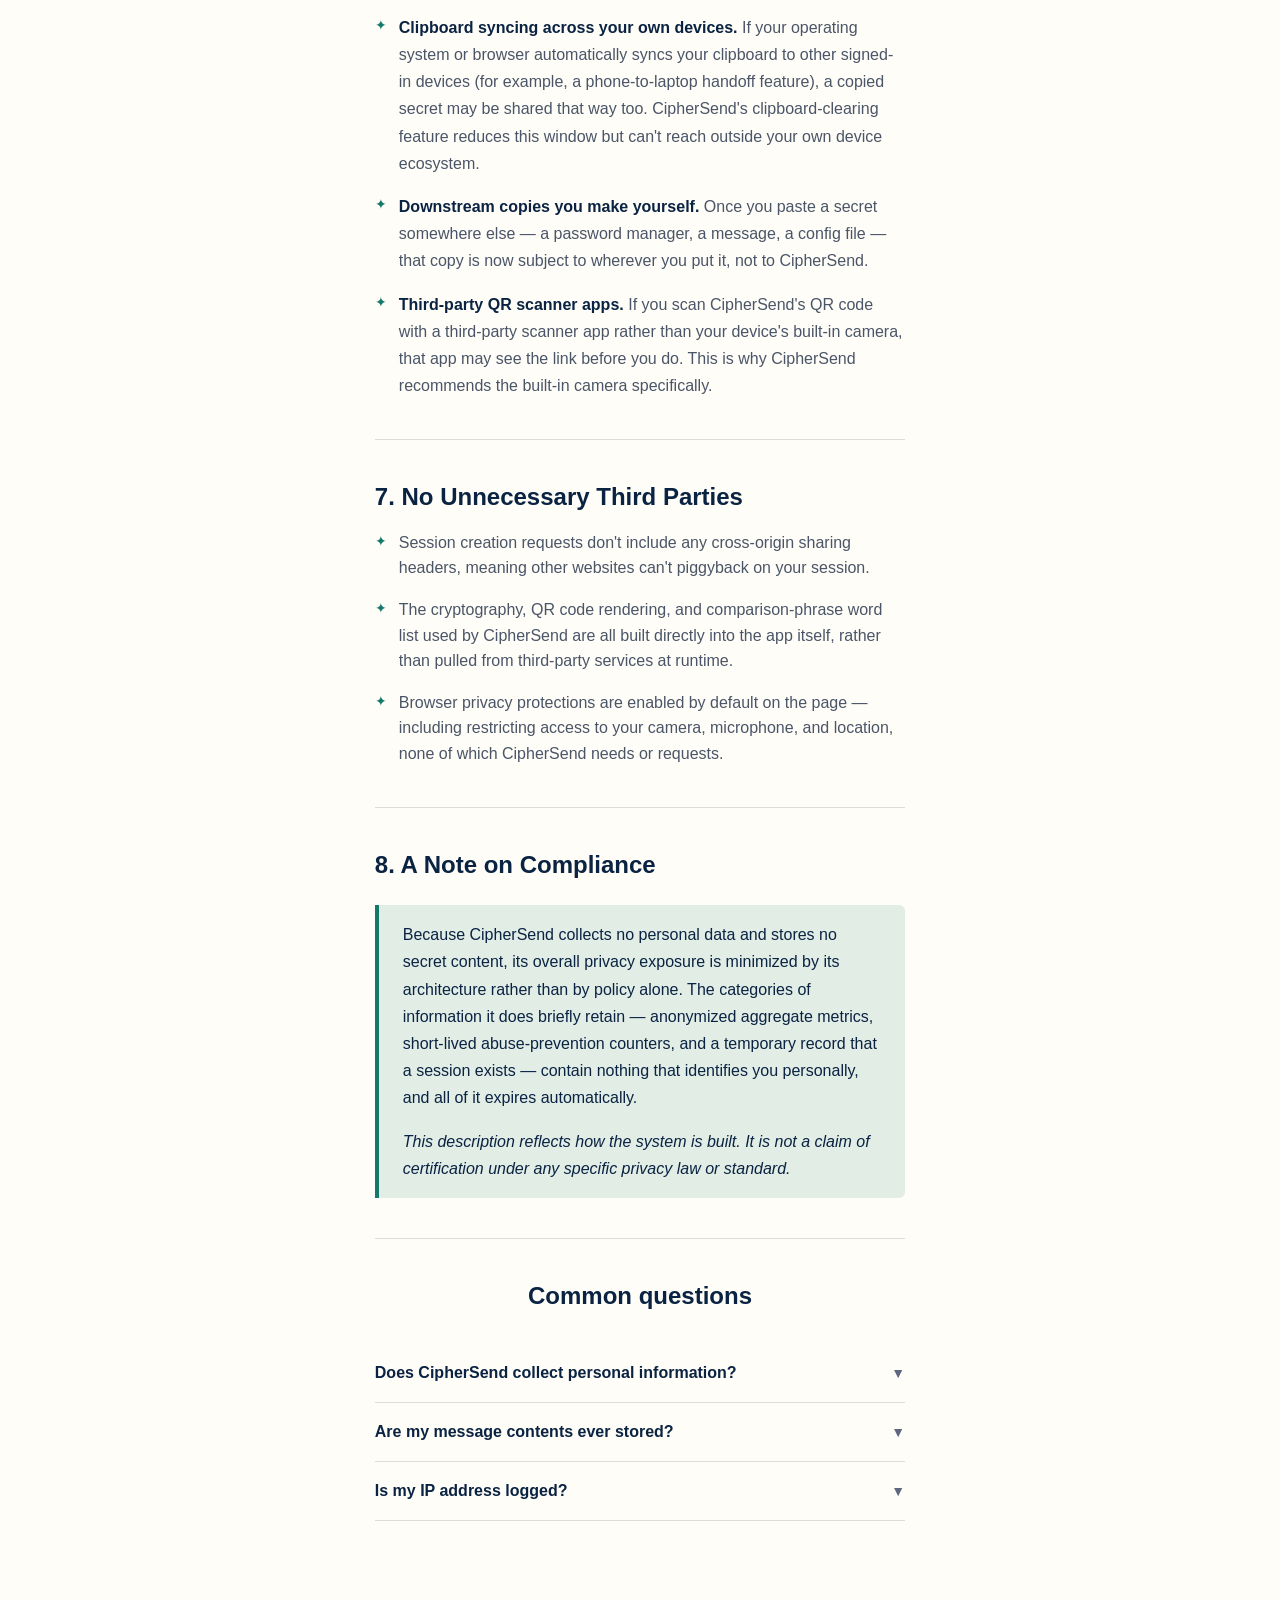
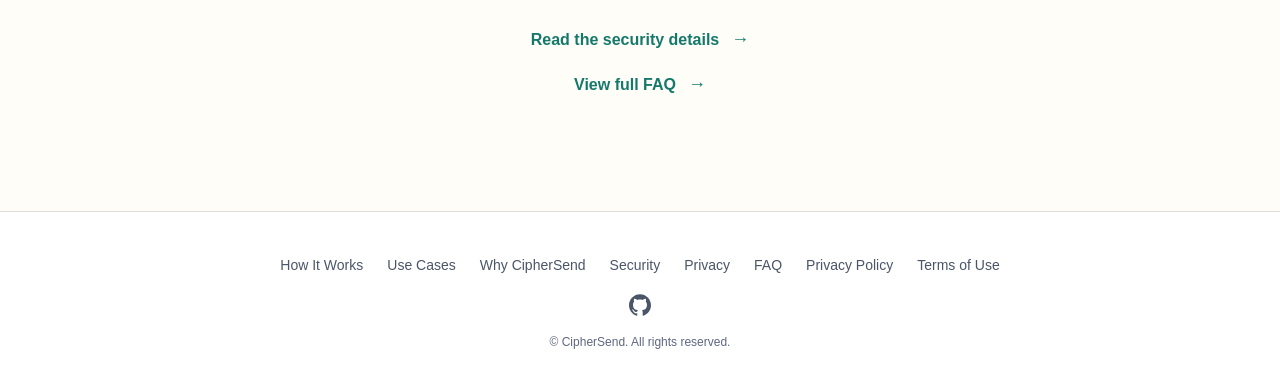
<file: privacy.html>
<!doctype html> <html lang="en"> <head> <script async src="https://www.googletagmanager.com/gtag/js?id=G-JEW09H6XM3"></script> <script defer src="/static/gtag.js"></script> <meta charset="UTF-8"> <meta name="viewport" content="width=device-width,initial-scale=1"> <title>CipherSend Privacy | No Accounts and Secrets Never Stored</title> <meta name="description" content="What CipherSend knows about you: as little as possible. No accounts, no personal information, no stored secrets — here's exactly what is and isn't collected."> <meta name="robots" content="index, follow"> <link rel="canonical" href="/privacy"> <meta property="og:title" content="CipherSend Privacy | No Accounts and Secrets Never Stored"> <meta property="og:description" content="What CipherSend knows about you: as little as possible. No accounts, no personal information, no stored secrets — here's exactly what is and isn't collected."> <meta property="og:type" content="article"> <meta property="og:url" content="/privacy"> <meta property="og:image" content="/static/logo.png"> <meta property="og:site_name" content="CipherSend"> <meta name="twitter:card" content="summary"> <meta name="twitter:title" content="CipherSend Privacy | No Accounts and Secrets Never Stored"> <meta name="twitter:description" content="What CipherSend knows about you: as little as possible. No accounts, no personal information, no stored secrets — here's exactly what is and isn't collected."> <meta name="twitter:image" content="/static/logo.png"> <link rel="icon" href="/static/favicon.ico" sizes="48x48"> <link rel="icon" href="/static/favicon.svg" type="image/svg+xml"> <link rel="icon" type="image/png" sizes="96x96" href="/static/favicon-96x96.png"> <link rel="apple-touch-icon" href="/static/apple-touch-icon.png" sizes="180x180"> <link rel="manifest" href="/static/site.webmanifest"> <link rel="stylesheet" href="/assets/privacy-0d8f9201a0733c7b.css" crossorigin>   <link rel="alternate" type="text/markdown" href="/privacy.md">
  <script type="application/ld+json">
{
  "@context": "https://schema.org",
  "@graph": [
    {
      "@type": "WebSite",
      "@id": "/#website",
      "url": "/",
      "name": "CipherSend",
      "description": "Send a password, API key, private key, or TOTP seed straight to one person's browser — end-to-end encrypted, no account, and gone the moment it's used.",
      "publisher": {
        "@id": "/#organization"
      }
    },
    {
      "@type": "Organization",
      "@id": "/#organization",
      "url": "/",
      "name": "CipherSend",
      "logo": "/static/logo.png",
      "description": "Send a password, API key, private key, or TOTP seed straight to one person's browser — end-to-end encrypted, no account, and gone the moment it's used."
    },
    {
      "@type": "WebPage",
      "@id": "/privacy#webpage",
      "url": "/privacy",
      "name": "CipherSend Privacy | No Accounts and Secrets Never Stored",
      "description": "What CipherSend knows about you: as little as possible. No accounts, no personal information, no stored secrets — here's exactly what is and isn't collected.",
      "isPartOf": {
        "@id": "/#website"
      },
      "breadcrumb": {
        "@id": "/privacy#breadcrumb"
      }
    },
    {
      "@type": "BreadcrumbList",
      "@id": "/privacy#breadcrumb",
      "itemListElement": [
        {
          "@type": "ListItem",
          "position": 1,
          "name": "CipherSend",
          "item": "/"
        },
        {
          "@type": "ListItem",
          "position": 2,
          "name": "Privacy",
          "item": "/privacy"
        }
      ]
    }
  ]
}
</script>
</head> <body> <div id="nav"> <nav class="main-nav" role="navigation" aria-label="Main navigation"> <a class="main-nav__logo" href="/"> <img src="/static/logo.png" alt="CipherSend" width="104" height="15"> </a> <ul class="main-nav__links"> <li><a href="/">Home</a></li> <li><a href="/how-it-works">How It Works</a></li> <li><a href="/use-cases">Use Cases</a></li> <li><a href="/why-ciphersend">Why CipherSend</a></li> <li><a href="/security">Security</a></li> <li><a href="/privacy" aria-current="page">Privacy</a></li> <li><a href="/faq">FAQ</a></li> </ul> <a class="app-btn main-nav__cta" href="/app">Create a secure link</a> <button class="main-nav__toggle" aria-label="Open menu" aria-expanded="false" aria-controls="nav-overlay">☰</button> </nav> <div class="nav-overlay" id="nav-overlay" role="dialog" aria-label="Navigation menu"> <button class="nav-overlay__close" aria-label="Close menu">✕</button> <ul class="nav-overlay__links"> <li><a href="/">Home</a></li> <li><a href="/how-it-works">How It Works</a></li> <li><a href="/use-cases">Use Cases</a></li> <li><a href="/why-ciphersend">Why CipherSend</a></li> <li><a href="/security">Security</a></li> <li><a href="/privacy" aria-current="page">Privacy</a></li> <li><a href="/faq">FAQ</a></li> <li><a href="/app" class="app-btn nav-overlay__cta">Create a secure link</a></li> </ul> </div> </div> <main class="article-layout"> <div class="article-body"> <div class="page-intro"> <h1>What CipherSend knows about you: as little as possible</h1> <p>CipherSend is designed around a simple idea: the less it knows, the less there is to protect, leak, or hand over. Here's a plain breakdown of what is and isn't collected, and what's briefly kept just to keep the service running.</p> </div> <div class="summary"> <p><b>In short:</b> CipherSend has no accounts and never stores your secret, keys, or comparison phrase — anywhere, under any circumstance. It briefly holds only the minimum operational data needed to run (a session's existence and expiry, temporary abuse-prevention counters) and discards it on its own.</p> </div> <section class="mb-8"> <h3>1. No Accounts, No Personal Information</h3> <ul class="highlight-list mt-4"> <li>CipherSend has no sign-up, no login, and no user profile.</li> <li>You don't provide a name, email address, or any other personal identifier to create or join a session.</li> <li>The only thing generated is a random, single-use session link — not tied to any identity.</li> </ul> </section> <hr class="section-separator"> <section class="mb-8"> <h3>2. What Is Never Stored — Under Any Circumstance</h3> <div class="callout callout--danger mt-4"> <p>The following are never written to a database, disk, or log, under any condition:</p> <ul class="highlight-list mt-4"> <li>Your secret, in any form (plaintext or encrypted).</li> <li>Encryption keys, public or private.</li> <li>The comparison phrase used to verify the connection.</li> <li>The raw contents of any message exchanged during a session.</li> <li>Any log entry containing an unhashed session link or an unmasked IP address.</li> </ul> </div> <div class="callout mt-4"> <p>This isn't a policy choice that could be quietly changed later — it's built into how the system works: there is no database or code path that would let any of the above be written down.</p> </div> </section> <hr class="section-separator"> <section class="mb-8"> <h3>3. What May Be Briefly Held — and Why</h3> <p class="mt-4">A small amount of operational information is held temporarily, purely to keep the service running and to prevent abuse. None of it reveals anything about what you sent:</p> <div class="table-scroll mt-4"> <table class="comparison-table"> <thead> <tr> <th>Data</th> <th>Purpose</th> <th>Retention</th> </tr> </thead> <tbody> <tr> <td>Session existence record (creation time, expiry time, connection count)</td> <td>Lets the server know a session exists and when to close it</td> <td>Deleted automatically once the session ends</td> </tr> <tr> <td>Rate-limiting counters, tied to a scrambled version of your network address</td> <td>Prevents automated abuse (e.g., mass session creation)</td> <td>Short, rolling time window, then discarded</td> </tr> <tr> <td>Aggregate, anonymized usage counts</td> <td>General service health monitoring</td> <td>Not linked back to any individual session or address</td> </tr> <tr> <td>Error reports from the browser's own security checks, if triggered</td> <td>Helps catch technical issues</td> <td>Sensitive fields (like the session link) are scrambled before storage</td> </tr> </tbody> </table> </div> </section> <hr class="section-separator"> <section class="mb-8"> <h3>4. How Your Network Address Is Handled</h3> <ul class="highlight-list mt-4"> <li>Your IP address is never stored or logged in its raw, readable form.</li> <li>Before being used for abuse prevention, it's transformed using a keyed scrambling method, so the stored value can't be reversed back into your actual address, and can't be looked up in a precomputed table.</li> <li>It's used only to apply the temporary rate-limiting described above — never linked to your session content.</li> </ul> </section> <hr class="section-separator"> <section class="mb-8"> <h3>5. Cookies &amp; Browser Storage</h3> <ul class="highlight-list mt-4"> <li>Your secret, encryption keys, and comparison phrase are never written to cookies, local storage, session storage, or any other on-device browser storage.</li> <li>The one identifier that does appear anywhere client-visible is the session link itself — since that's how the link works — and it's treated as a one-time access token, not a secret in itself.</li> <li>Pages are marked not to be cached by your browser.</li> </ul> </section> <hr class="section-separator"> <section class="mb-8"> <h3>6. What Happens Outside CipherSend's Control</h3> <p class="mt-4">Some privacy considerations are outside what any web app can guarantee:</p> <ul class="highlight-list mt-4"> <li><p><b>Clipboard syncing across your own devices.</b> If your operating system or browser automatically syncs your clipboard to other signed-in devices (for example, a phone-to-laptop handoff feature), a copied secret may be shared that way too. CipherSend's clipboard-clearing feature reduces this window but can't reach outside your own device ecosystem.</p></li> <li><p><b>Downstream copies you make yourself.</b> Once you paste a secret somewhere else — a password manager, a message, a config file — that copy is now subject to wherever you put it, not to CipherSend.</p></li> <li><p><b>Third-party QR scanner apps.</b> If you scan CipherSend's QR code with a third-party scanner app rather than your device's built-in camera, that app may see the link before you do. This is why CipherSend recommends the built-in camera specifically.</p></li> </ul> </section> <hr class="section-separator"> <section class="mb-8"> <h3>7. No Unnecessary Third Parties</h3> <ul class="highlight-list mt-4"> <li>Session creation requests don't include any cross-origin sharing headers, meaning other websites can't piggyback on your session.</li> <li>The cryptography, QR code rendering, and comparison-phrase word list used by CipherSend are all built directly into the app itself, rather than pulled from third-party services at runtime.</li> <li>Browser privacy protections are enabled by default on the page — including restricting access to your camera, microphone, and location, none of which CipherSend needs or requests.</li> </ul> </section> <hr class="section-separator"> <section class="mb-8"> <h3>8. A Note on Compliance</h3> <div class="callout mt-4"> <p>Because CipherSend collects no personal data and stores no secret content, its overall privacy exposure is minimized by its architecture rather than by policy alone. The categories of information it does briefly retain — anonymized aggregate metrics, short-lived abuse-prevention counters, and a temporary record that a session exists — contain nothing that identifies you personally, and all of it expires automatically.</p> <p class="mt-4"><em>This description reflects how the system is built. It is not a claim of certification under any specific privacy law or standard.</em></p> </div> </section> <hr class="section-separator"> <section class="mb-8"> <div class="section__heading"> <h3>Common questions</h3> </div> <div class="qa-block"> <div class="qa-item"> <button class="qa-item__trigger" aria-expanded="false"> Does CipherSend collect personal information? <span class="qa-item__chevron">▼</span> </button> <div class="qa-item__answer"> <p>No. There are no accounts, and no personally identifying information is required or collected to use it.</p> </div> </div> <div class="qa-item"> <button class="qa-item__trigger" aria-expanded="false"> Are my message contents ever stored? <span class="qa-item__chevron">▼</span> </button> <div class="qa-item__answer"> <p>No. The raw contents of your messages, your secret, the keys, and the comparison phrase are never written to a database, disk, or log — under any condition.</p> </div> </div> <div class="qa-item"> <button class="qa-item__trigger" aria-expanded="false"> Is my IP address logged? <span class="qa-item__chevron">▼</span> </button> <div class="qa-item__answer"> <p>Raw IP addresses are never stored or logged. They're transformed with a keyed scramble before being used only for temporary abuse-prevention, so the stored value can't be reversed into your actual address.</p> </div> </div> </div> </section> <div class="cta-section"> <div class="button-holder button-holder--column"> <a href="/security" class="page-teleport page-teleport--block">Read the security details</a> <a href="/faq" class="page-teleport page-teleport--block">View full FAQ</a> </div> </div> </div> </main> <div id="footer"> <footer class="main-footer"> <div class="main-footer__inner"> <ul class="main-footer__links"> <li><a href="/how-it-works">How It Works</a></li> <li><a href="/use-cases">Use Cases</a></li> <li><a href="/why-ciphersend">Why CipherSend</a></li> <li><a href="/security">Security</a></li> <li><a href="/privacy">Privacy</a></li> <li><a href="/faq">FAQ</a></li> <li><a href="/privacy-policy">Privacy Policy</a></li> <li><a href="/terms-of-use">Terms of Use</a></li> </ul> <a class="main-footer__gh" href="https://github.com/cody-zero/cipher-send" rel="noopener" aria-label="CipherSend on GitHub"> <svg viewBox="0 0 24 24" width="22" height="22" role="img" aria-hidden="true" focusable="false">
        <path d="M12 .297c-6.63 0-12 5.373-12 12 0 5.303 3.438 9.8 8.205 11.385.6.113.82-.258.82-.577 0-.285-.01-1.04-.015-2.04-3.338.724-4.042-1.61-4.042-1.61C4.422 18.07 3.633 17.7 3.633 17.7c-1.087-.744.084-.729.084-.729 1.205.084 1.838 1.236 1.838 1.236 1.07 1.835 2.809 1.305 3.495.998.108-.776.417-1.305.76-1.605-2.665-.3-5.466-1.332-5.466-5.93 0-1.31.465-2.38 1.235-3.22-.135-.303-.54-1.523.105-3.176 0 0 1.005-.322 3.3 1.23.96-.267 1.98-.399 3-.405 1.02.006 2.04.138 3 .405 2.28-1.552 3.285-1.23 3.285-1.23.645 1.653.24 2.873.12 3.176.765.84 1.23 1.91 1.23 3.22 0 4.61-2.805 5.625-5.475 5.92.42.36.81 1.096.81 2.22 0 1.606-.015 2.896-.015 3.286 0 .315.21.69.825.57C20.565 22.092 24 17.592 24 12.297c0-6.627-5.373-12-12-12"/>
      </svg> </a> <p class="main-footer__copy">© CipherSend. All rights reserved.</p> </div> </footer> </div> <script type="module" src="/assets/privacy-d7bb633569cb6a3b.js"></script> </body> </html>
</file>
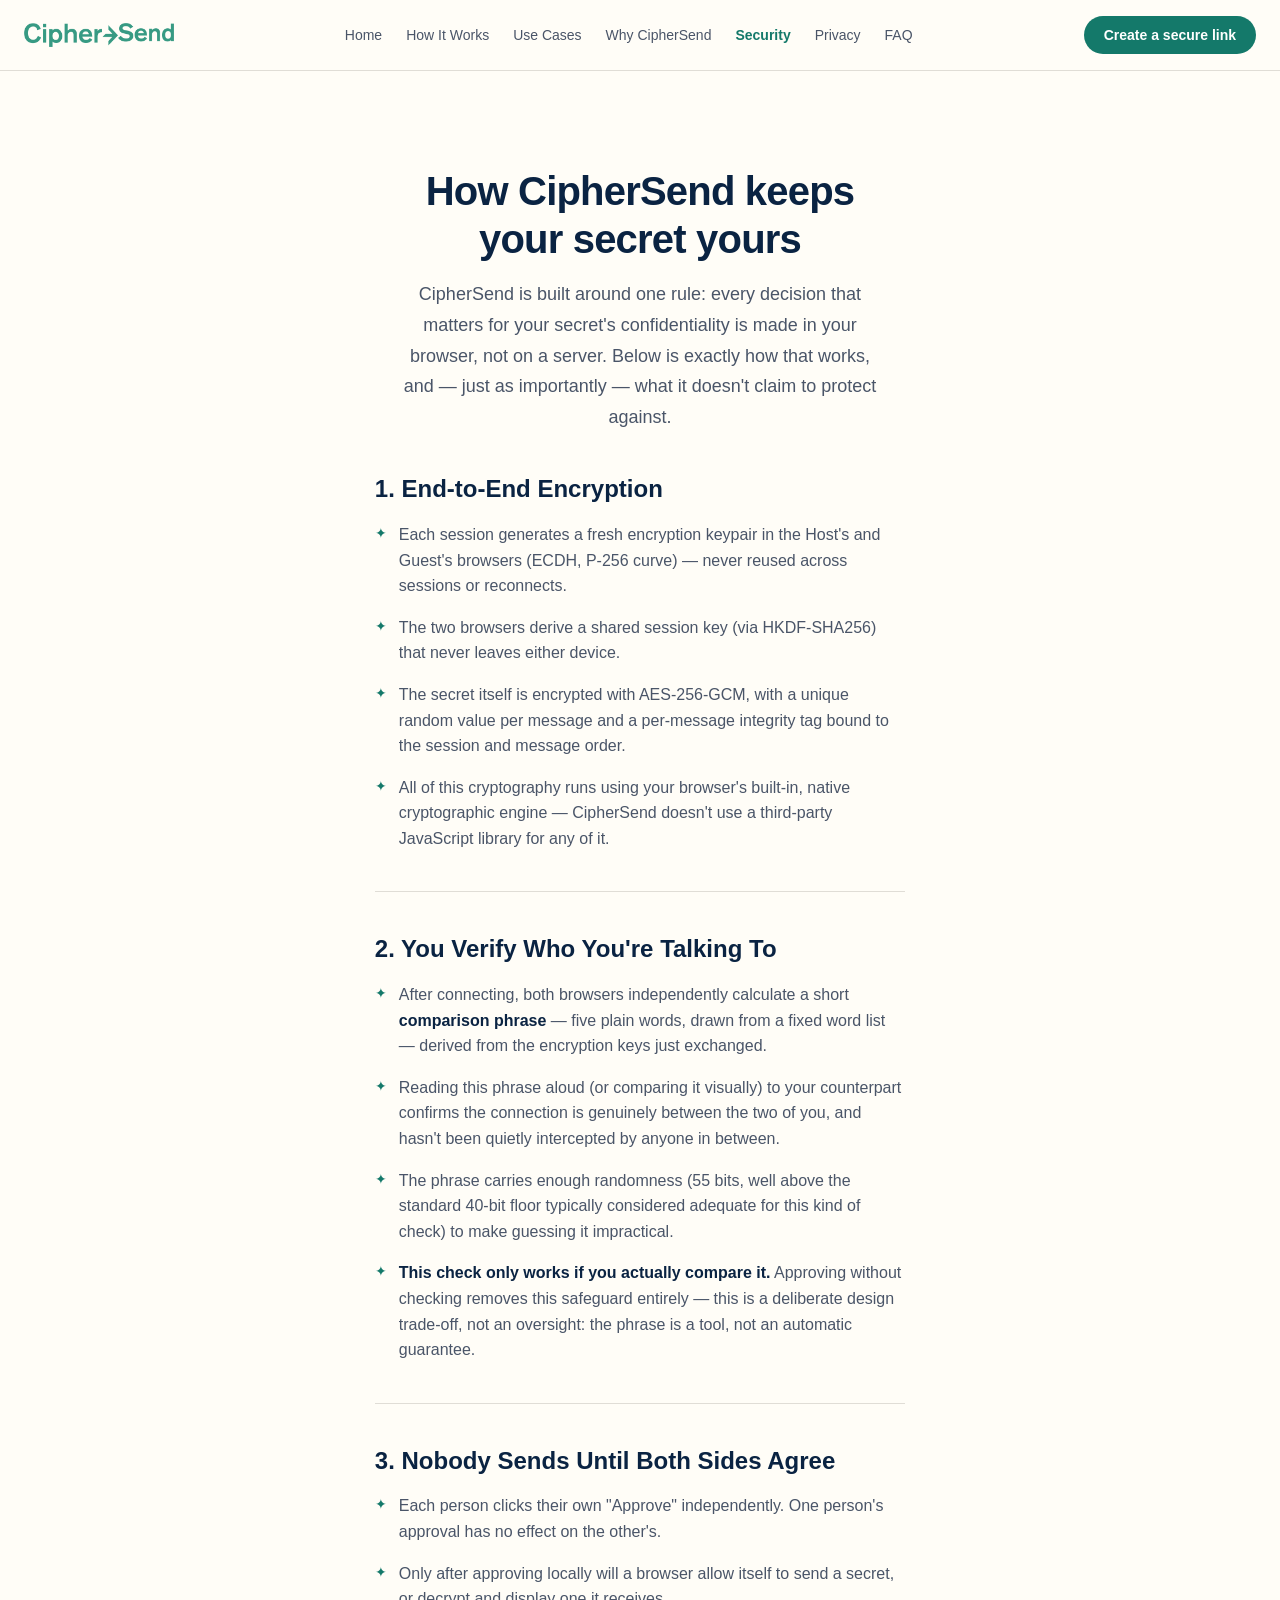
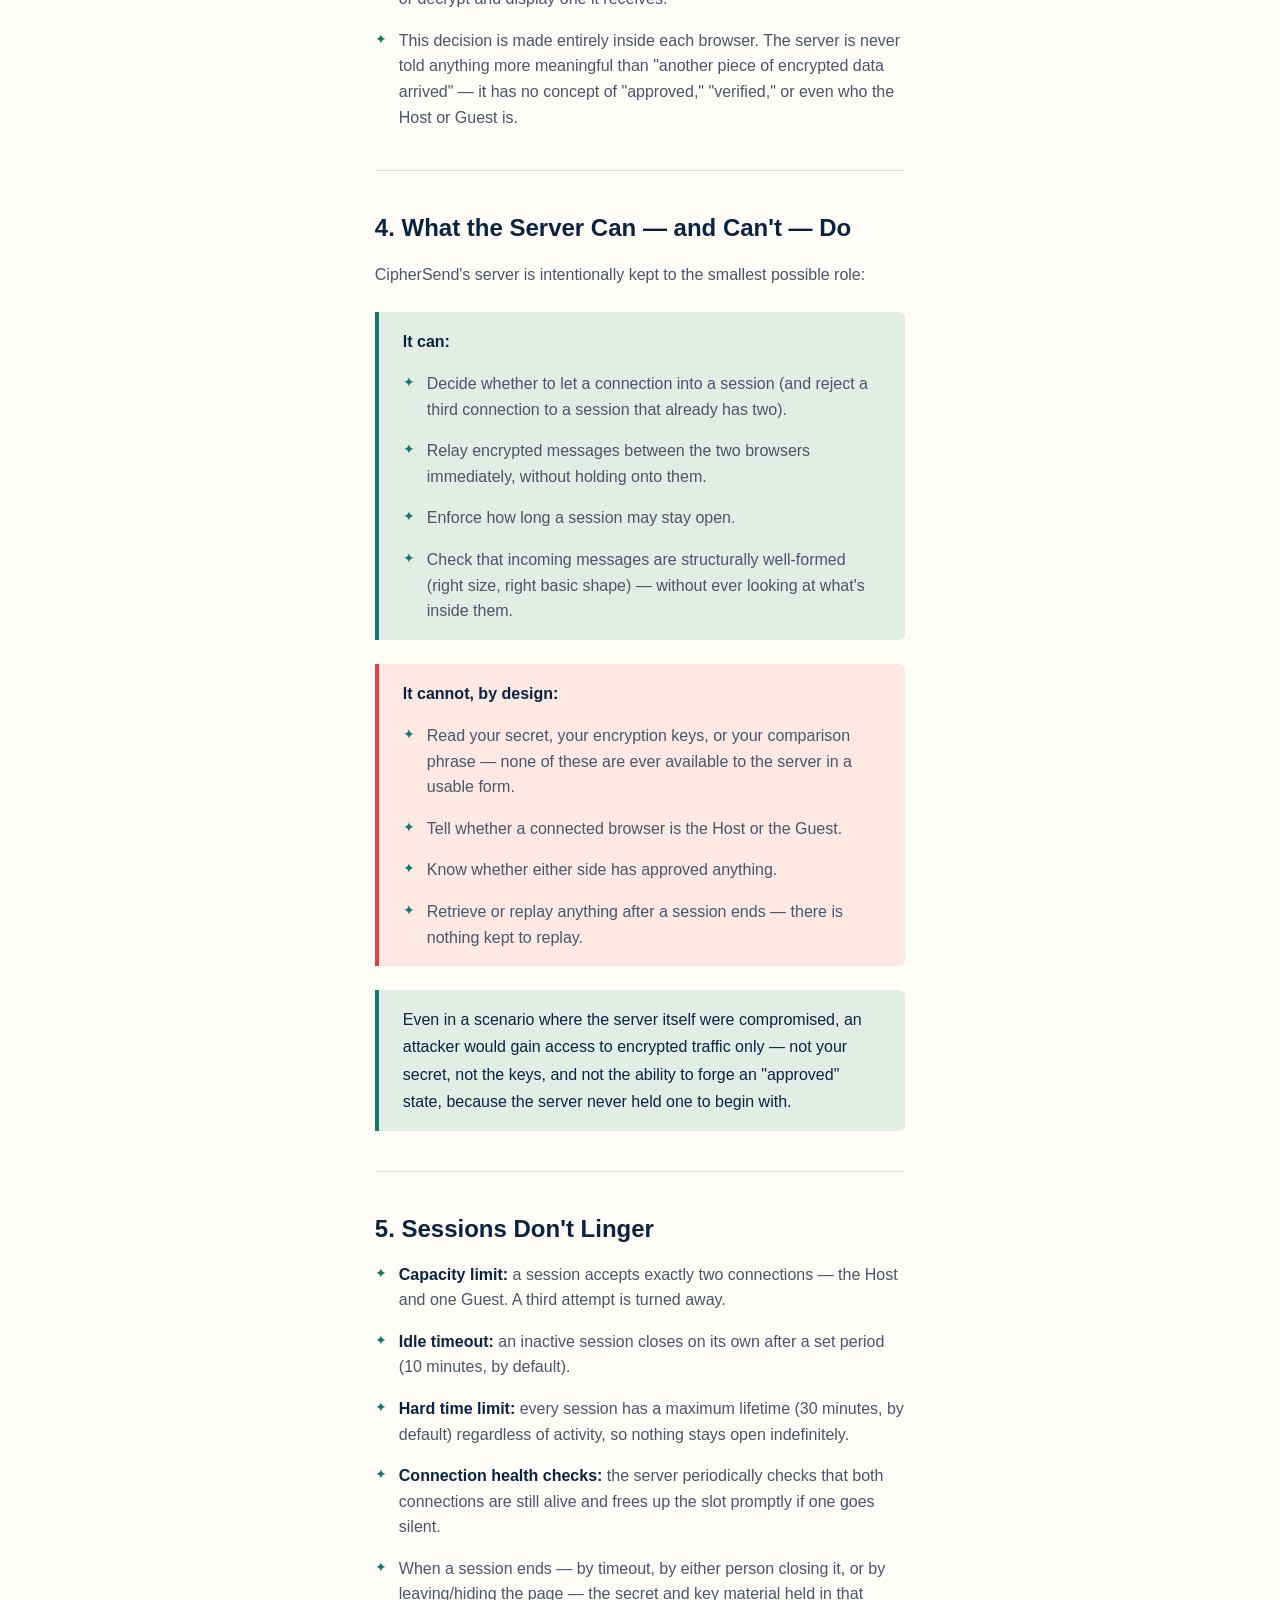
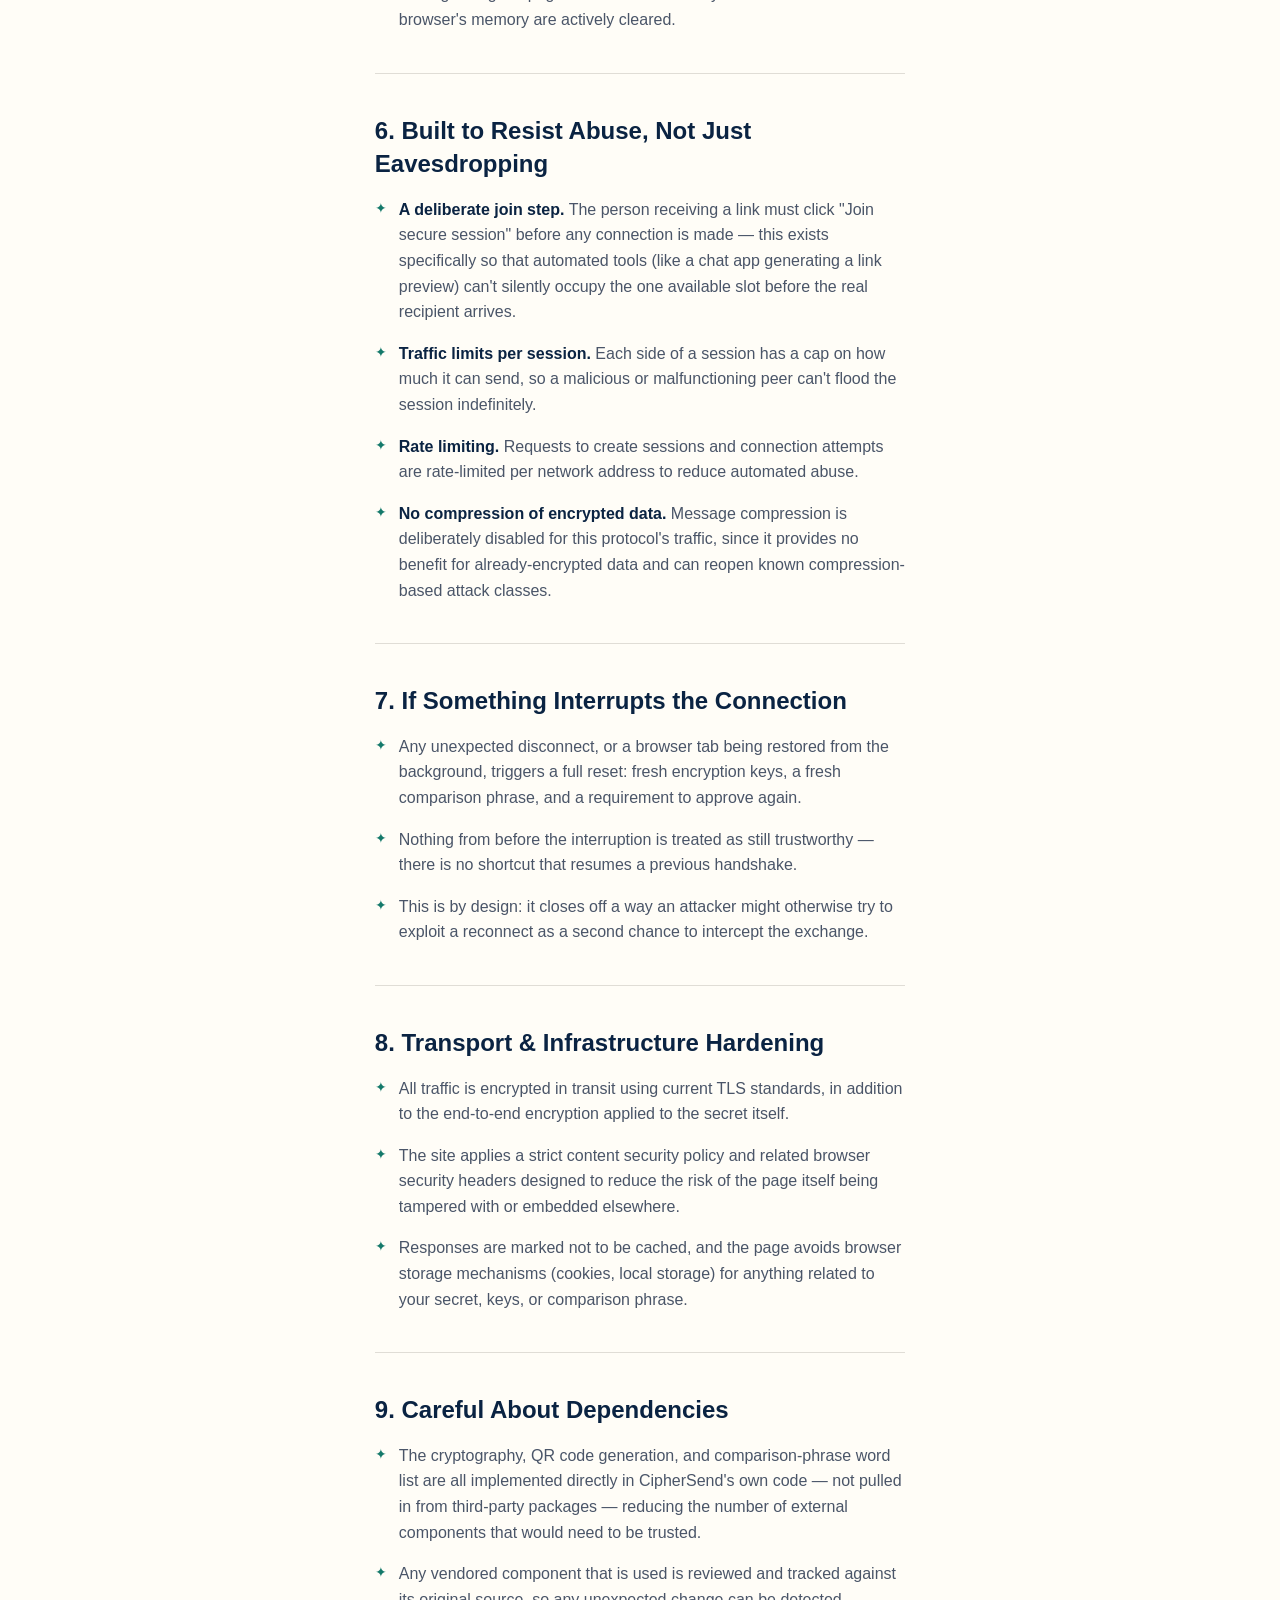
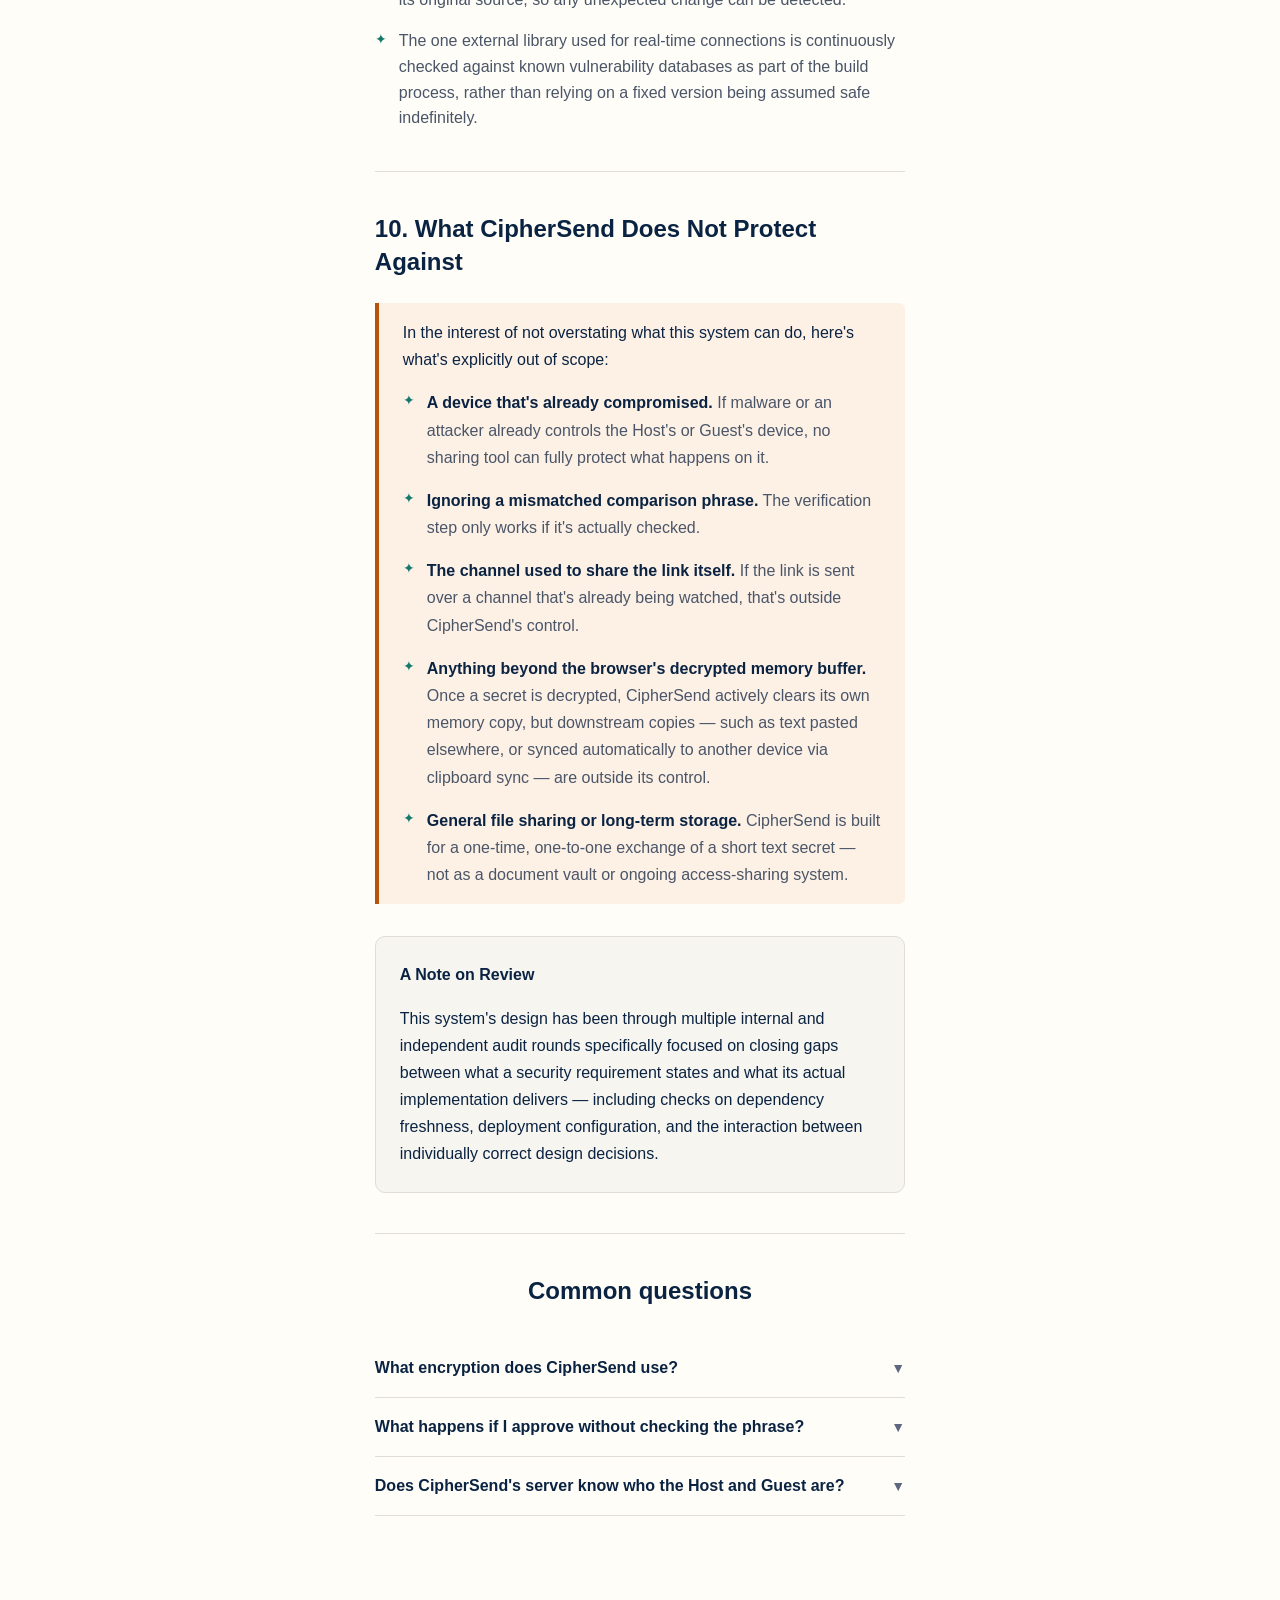
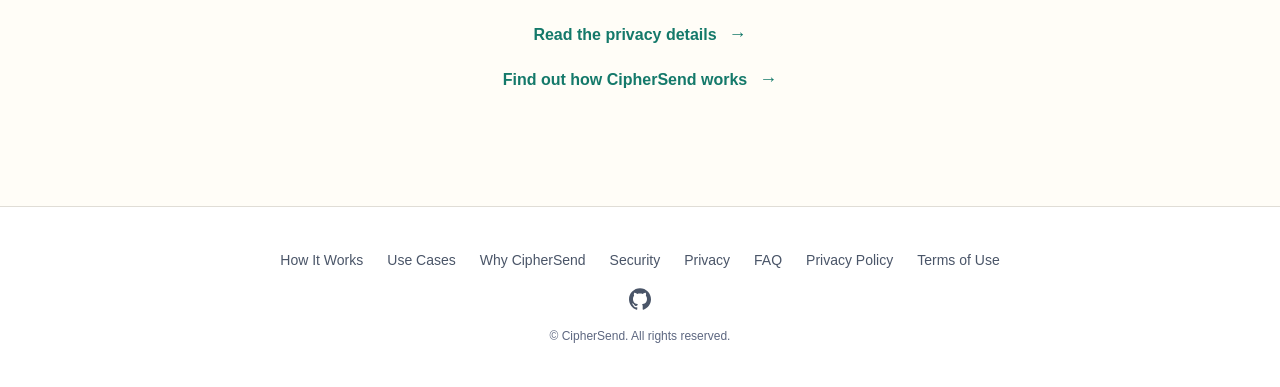
<file: security.html>
<!doctype html> <html lang="en"> <head> <script async src="https://www.googletagmanager.com/gtag/js?id=G-JEW09H6XM3"></script> <script defer src="/static/gtag.js"></script> <meta charset="UTF-8"> <meta name="viewport" content="width=device-width,initial-scale=1"> <title>CipherSend Security | End-to-End Encryption Explained</title> <meta name="description" content="How CipherSend keeps your secret yours: end-to-end encryption, verification phrases, client-controlled approval, and a server that never reads or stores it."> <meta name="robots" content="index, follow"> <link rel="canonical" href="/security"> <meta property="og:title" content="CipherSend Security | End-to-End Encryption Explained"> <meta property="og:description" content="How CipherSend keeps your secret yours: end-to-end encryption, verification phrases, client-controlled approval, and a server that never reads or stores it."> <meta property="og:type" content="article"> <meta property="og:url" content="/security"> <meta property="og:image" content="/static/logo.png"> <meta property="og:site_name" content="CipherSend"> <meta name="twitter:card" content="summary"> <meta name="twitter:title" content="CipherSend Security | End-to-End Encryption Explained"> <meta name="twitter:description" content="How CipherSend keeps your secret yours: end-to-end encryption, verification phrases, client-controlled approval, and a server that never reads or stores it."> <meta name="twitter:image" content="/static/logo.png"> <link rel="icon" href="/static/favicon.ico" sizes="48x48"> <link rel="icon" href="/static/favicon.svg" type="image/svg+xml"> <link rel="icon" type="image/png" sizes="96x96" href="/static/favicon-96x96.png"> <link rel="apple-touch-icon" href="/static/apple-touch-icon.png" sizes="180x180"> <link rel="manifest" href="/static/site.webmanifest"> <link rel="stylesheet" href="/assets/security-0d8f9201a0733c7b.css" crossorigin>   <link rel="alternate" type="text/markdown" href="/security.md">
  <script type="application/ld+json">
{
  "@context": "https://schema.org",
  "@graph": [
    {
      "@type": "WebSite",
      "@id": "/#website",
      "url": "/",
      "name": "CipherSend",
      "description": "Send a password, API key, private key, or TOTP seed straight to one person's browser — end-to-end encrypted, no account, and gone the moment it's used.",
      "publisher": {
        "@id": "/#organization"
      }
    },
    {
      "@type": "Organization",
      "@id": "/#organization",
      "url": "/",
      "name": "CipherSend",
      "logo": "/static/logo.png",
      "description": "Send a password, API key, private key, or TOTP seed straight to one person's browser — end-to-end encrypted, no account, and gone the moment it's used."
    },
    {
      "@type": "WebPage",
      "@id": "/security#webpage",
      "url": "/security",
      "name": "CipherSend Security | End-to-End Encryption Explained",
      "description": "How CipherSend keeps your secret yours: end-to-end encryption, verification phrases, client-controlled approval, and a server that never reads or stores it.",
      "isPartOf": {
        "@id": "/#website"
      },
      "breadcrumb": {
        "@id": "/security#breadcrumb"
      }
    },
    {
      "@type": "BreadcrumbList",
      "@id": "/security#breadcrumb",
      "itemListElement": [
        {
          "@type": "ListItem",
          "position": 1,
          "name": "CipherSend",
          "item": "/"
        },
        {
          "@type": "ListItem",
          "position": 2,
          "name": "Security",
          "item": "/security"
        }
      ]
    }
  ]
}
</script>
</head> <body> <div id="nav"> <nav class="main-nav" role="navigation" aria-label="Main navigation"> <a class="main-nav__logo" href="/"> <img src="/static/logo.png" alt="CipherSend" width="104" height="15"> </a> <ul class="main-nav__links"> <li><a href="/">Home</a></li> <li><a href="/how-it-works">How It Works</a></li> <li><a href="/use-cases">Use Cases</a></li> <li><a href="/why-ciphersend">Why CipherSend</a></li> <li><a href="/security" aria-current="page">Security</a></li> <li><a href="/privacy">Privacy</a></li> <li><a href="/faq">FAQ</a></li> </ul> <a class="app-btn main-nav__cta" href="/app">Create a secure link</a> <button class="main-nav__toggle" aria-label="Open menu" aria-expanded="false" aria-controls="nav-overlay">☰</button> </nav> <div class="nav-overlay" id="nav-overlay" role="dialog" aria-label="Navigation menu"> <button class="nav-overlay__close" aria-label="Close menu">✕</button> <ul class="nav-overlay__links"> <li><a href="/">Home</a></li> <li><a href="/how-it-works">How It Works</a></li> <li><a href="/use-cases">Use Cases</a></li> <li><a href="/why-ciphersend">Why CipherSend</a></li> <li><a href="/security" aria-current="page">Security</a></li> <li><a href="/privacy">Privacy</a></li> <li><a href="/faq">FAQ</a></li> <li><a href="/app" class="app-btn nav-overlay__cta">Create a secure link</a></li> </ul> </div> </div> <main class="article-layout"> <div class="article-body"> <div class="page-intro"> <h1>How CipherSend keeps your secret yours</h1> <p>CipherSend is built around one rule: every decision that matters for your secret's confidentiality is made in your browser, not on a server. Below is exactly how that works, and — just as importantly — what it doesn't claim to protect against.</p> </div> <section class="mb-8"> <h3>1. End-to-End Encryption</h3> <ul class="highlight-list mt-4"> <li>Each session generates a fresh encryption keypair in the Host's and Guest's browsers (ECDH, P-256 curve) — never reused across sessions or reconnects.</li> <li>The two browsers derive a shared session key (via HKDF-SHA256) that never leaves either device.</li> <li>The secret itself is encrypted with AES-256-GCM, with a unique random value per message and a per-message integrity tag bound to the session and message order.</li> <li>All of this cryptography runs using your browser's built-in, native cryptographic engine — CipherSend doesn't use a third-party JavaScript library for any of it.</li> </ul> </section> <hr class="section-separator"> <section class="mb-8"> <h3>2. You Verify Who You're Talking To</h3> <ul class="highlight-list mt-4"> <li>After connecting, both browsers independently calculate a short <b>comparison phrase</b> — five plain words, drawn from a fixed word list — derived from the encryption keys just exchanged.</li> <li>Reading this phrase aloud (or comparing it visually) to your counterpart confirms the connection is genuinely between the two of you, and hasn't been quietly intercepted by anyone in between.</li> <li>The phrase carries enough randomness (55 bits, well above the standard 40-bit floor typically considered adequate for this kind of check) to make guessing it impractical.</li> <li><b>This check only works if you actually compare it.</b> Approving without checking removes this safeguard entirely — this is a deliberate design trade-off, not an oversight: the phrase is a tool, not an automatic guarantee.</li> </ul> </section> <hr class="section-separator"> <section class="mb-8"> <h3>3. Nobody Sends Until Both Sides Agree</h3> <ul class="highlight-list mt-4"> <li>Each person clicks their own "Approve" independently. One person's approval has no effect on the other's.</li> <li>Only after approving locally will a browser allow itself to send a secret, or decrypt and display one it receives.</li> <li>This decision is made entirely inside each browser. The server is never told anything more meaningful than "another piece of encrypted data arrived" — it has no concept of "approved," "verified," or even who the Host or Guest is.</li> </ul> </section> <hr class="section-separator"> <section class="mb-8"> <h3>4. What the Server Can — and Can't — Do</h3> <p class="mt-4">CipherSend's server is intentionally kept to the smallest possible role:</p> <div class="callout mt-4"> <p><b>It can:</b></p> <ul class="highlight-list mt-4"> <li>Decide whether to let a connection into a session (and reject a third connection to a session that already has two).</li> <li>Relay encrypted messages between the two browsers immediately, without holding onto them.</li> <li>Enforce how long a session may stay open.</li> <li>Check that incoming messages are structurally well-formed (right size, right basic shape) — without ever looking at what's inside them.</li> </ul> </div> <div class="callout callout--danger mt-4"> <p><b>It cannot, by design:</b></p> <ul class="highlight-list mt-4"> <li>Read your secret, your encryption keys, or your comparison phrase — none of these are ever available to the server in a usable form.</li> <li>Tell whether a connected browser is the Host or the Guest.</li> <li>Know whether either side has approved anything.</li> <li>Retrieve or replay anything after a session ends — there is nothing kept to replay.</li> </ul> </div> <div class="callout mt-4"> <p>Even in a scenario where the server itself were compromised, an attacker would gain access to encrypted traffic only — not your secret, not the keys, and not the ability to forge an "approved" state, because the server never held one to begin with.</p> </div> </section> <hr class="section-separator"> <section class="mb-8"> <h3>5. Sessions Don't Linger</h3> <ul class="highlight-list mt-4"> <li><b>Capacity limit:</b> a session accepts exactly two connections — the Host and one Guest. A third attempt is turned away.</li> <li><b>Idle timeout:</b> an inactive session closes on its own after a set period (10 minutes, by default).</li> <li><b>Hard time limit:</b> every session has a maximum lifetime (30 minutes, by default) regardless of activity, so nothing stays open indefinitely.</li> <li><b>Connection health checks:</b> the server periodically checks that both connections are still alive and frees up the slot promptly if one goes silent.</li> <li>When a session ends — by timeout, by either person closing it, or by leaving/hiding the page — the secret and key material held in that browser's memory are actively cleared.</li> </ul> </section> <hr class="section-separator"> <section class="mb-8"> <h3>6. Built to Resist Abuse, Not Just Eavesdropping</h3> <ul class="highlight-list mt-4"> <li><b>A deliberate join step.</b> The person receiving a link must click "Join secure session" before any connection is made — this exists specifically so that automated tools (like a chat app generating a link preview) can't silently occupy the one available slot before the real recipient arrives.</li> <li><b>Traffic limits per session.</b> Each side of a session has a cap on how much it can send, so a malicious or malfunctioning peer can't flood the session indefinitely.</li> <li><b>Rate limiting.</b> Requests to create sessions and connection attempts are rate-limited per network address to reduce automated abuse.</li> <li><b>No compression of encrypted data.</b> Message compression is deliberately disabled for this protocol's traffic, since it provides no benefit for already-encrypted data and can reopen known compression-based attack classes.</li> </ul> </section> <hr class="section-separator"> <section class="mb-8"> <h3>7. If Something Interrupts the Connection</h3> <ul class="highlight-list mt-4"> <li>Any unexpected disconnect, or a browser tab being restored from the background, triggers a full reset: fresh encryption keys, a fresh comparison phrase, and a requirement to approve again.</li> <li>Nothing from before the interruption is treated as still trustworthy — there is no shortcut that resumes a previous handshake.</li> <li>This is by design: it closes off a way an attacker might otherwise try to exploit a reconnect as a second chance to intercept the exchange.</li> </ul> </section> <hr class="section-separator"> <section class="mb-8"> <h3>8. Transport &amp; Infrastructure Hardening</h3> <ul class="highlight-list mt-4"> <li>All traffic is encrypted in transit using current TLS standards, in addition to the end-to-end encryption applied to the secret itself.</li> <li>The site applies a strict content security policy and related browser security headers designed to reduce the risk of the page itself being tampered with or embedded elsewhere.</li> <li>Responses are marked not to be cached, and the page avoids browser storage mechanisms (cookies, local storage) for anything related to your secret, keys, or comparison phrase.</li> </ul> </section> <hr class="section-separator"> <section class="mb-8"> <h3>9. Careful About Dependencies</h3> <ul class="highlight-list mt-4"> <li>The cryptography, QR code generation, and comparison-phrase word list are all implemented directly in CipherSend's own code — not pulled in from third-party packages — reducing the number of external components that would need to be trusted.</li> <li>Any vendored component that is used is reviewed and tracked against its original source, so any unexpected change can be detected.</li> <li>The one external library used for real-time connections is continuously checked against known vulnerability databases as part of the build process, rather than relying on a fixed version being assumed safe indefinitely.</li> </ul> </section> <hr class="section-separator"> <section class="mb-8"> <h3>10. What CipherSend Does Not Protect Against</h3> <div class="callout callout--warn mt-4"> <p>In the interest of not overstating what this system can do, here's what's explicitly out of scope:</p> <ul class="highlight-list mt-4"> <li><p><b>A device that's already compromised.</b> If malware or an attacker already controls the Host's or Guest's device, no sharing tool can fully protect what happens on it.</p></li> <li><p><b>Ignoring a mismatched comparison phrase.</b> The verification step only works if it's actually checked.</p></li> <li><p><b>The channel used to share the link itself.</b> If the link is sent over a channel that's already being watched, that's outside CipherSend's control.</p></li> <li><p><b>Anything beyond the browser's decrypted memory buffer.</b> Once a secret is decrypted, CipherSend actively clears its own memory copy, but downstream copies — such as text pasted elsewhere, or synced automatically to another device via clipboard sync — are outside its control.</p></li> <li><p><b>General file sharing or long-term storage.</b> CipherSend is built for a one-time, one-to-one exchange of a short text secret — not as a document vault or ongoing access-sharing system.</p></li> </ul> </div> </section> <div class="summary"> <p><b>A Note on Review</b></p> <p class="mt-4">This system's design has been through multiple internal and independent audit rounds specifically focused on closing gaps between what a security requirement states and what its actual implementation delivers — including checks on dependency freshness, deployment configuration, and the interaction between individually correct design decisions.</p> </div> <hr class="section-separator"> <section class="mb-8"> <div class="section__heading"> <h3>Common questions</h3> </div> <div class="qa-block"> <div class="qa-item"> <button class="qa-item__trigger" aria-expanded="false"> What encryption does CipherSend use? <span class="qa-item__chevron">▼</span> </button> <div class="qa-item__answer"> <p>ECDH key exchange (P-256), HKDF-SHA256 for the shared session key, and AES-256-GCM for the secret itself — all computed in the browser's native cryptographic engine, with no third-party crypto library.</p> </div> </div> <div class="qa-item"> <button class="qa-item__trigger" aria-expanded="false"> What happens if I approve without checking the phrase? <span class="qa-item__chevron">▼</span> </button> <div class="qa-item__answer"> <p>The comparison phrase is only as good as the check you do. Approving without comparing removes the safeguard that confirms you're connected to the right person — it's a deliberate trade-off, not an automatic guarantee.</p> </div> </div> <div class="qa-item"> <button class="qa-item__trigger" aria-expanded="false"> Does CipherSend's server know who the Host and Guest are? <span class="qa-item__chevron">▼</span> </button> <div class="qa-item__answer"> <p>No. The server can't tell whether a connected browser is the Host or the Guest, whether either side approved, or anything about the content — it only relays structurally-valid encrypted data.</p> </div> </div> </div> </section> <div class="cta-section"> <div class="button-holder button-holder--column"> <a href="/privacy" class="page-teleport page-teleport--block">Read the privacy details</a> <a href="/how-it-works" class="page-teleport page-teleport--block">Find out how CipherSend works</a> </div> </div> </div> </main> <div id="footer"> <footer class="main-footer"> <div class="main-footer__inner"> <ul class="main-footer__links"> <li><a href="/how-it-works">How It Works</a></li> <li><a href="/use-cases">Use Cases</a></li> <li><a href="/why-ciphersend">Why CipherSend</a></li> <li><a href="/security">Security</a></li> <li><a href="/privacy">Privacy</a></li> <li><a href="/faq">FAQ</a></li> <li><a href="/privacy-policy">Privacy Policy</a></li> <li><a href="/terms-of-use">Terms of Use</a></li> </ul> <a class="main-footer__gh" href="https://github.com/cody-zero/cipher-send" rel="noopener" aria-label="CipherSend on GitHub"> <svg viewBox="0 0 24 24" width="22" height="22" role="img" aria-hidden="true" focusable="false">
        <path d="M12 .297c-6.63 0-12 5.373-12 12 0 5.303 3.438 9.8 8.205 11.385.6.113.82-.258.82-.577 0-.285-.01-1.04-.015-2.04-3.338.724-4.042-1.61-4.042-1.61C4.422 18.07 3.633 17.7 3.633 17.7c-1.087-.744.084-.729.084-.729 1.205.084 1.838 1.236 1.838 1.236 1.07 1.835 2.809 1.305 3.495.998.108-.776.417-1.305.76-1.605-2.665-.3-5.466-1.332-5.466-5.93 0-1.31.465-2.38 1.235-3.22-.135-.303-.54-1.523.105-3.176 0 0 1.005-.322 3.3 1.23.96-.267 1.98-.399 3-.405 1.02.006 2.04.138 3 .405 2.28-1.552 3.285-1.23 3.285-1.23.645 1.653.24 2.873.12 3.176.765.84 1.23 1.91 1.23 3.22 0 4.61-2.805 5.625-5.475 5.92.42.36.81 1.096.81 2.22 0 1.606-.015 2.896-.015 3.286 0 .315.21.69.825.57C20.565 22.092 24 17.592 24 12.297c0-6.627-5.373-12-12-12"/>
      </svg> </a> <p class="main-footer__copy">© CipherSend. All rights reserved.</p> </div> </footer> </div> <script type="module" src="/assets/security-d7bb633569cb6a3b.js"></script> </body> </html>
</file>
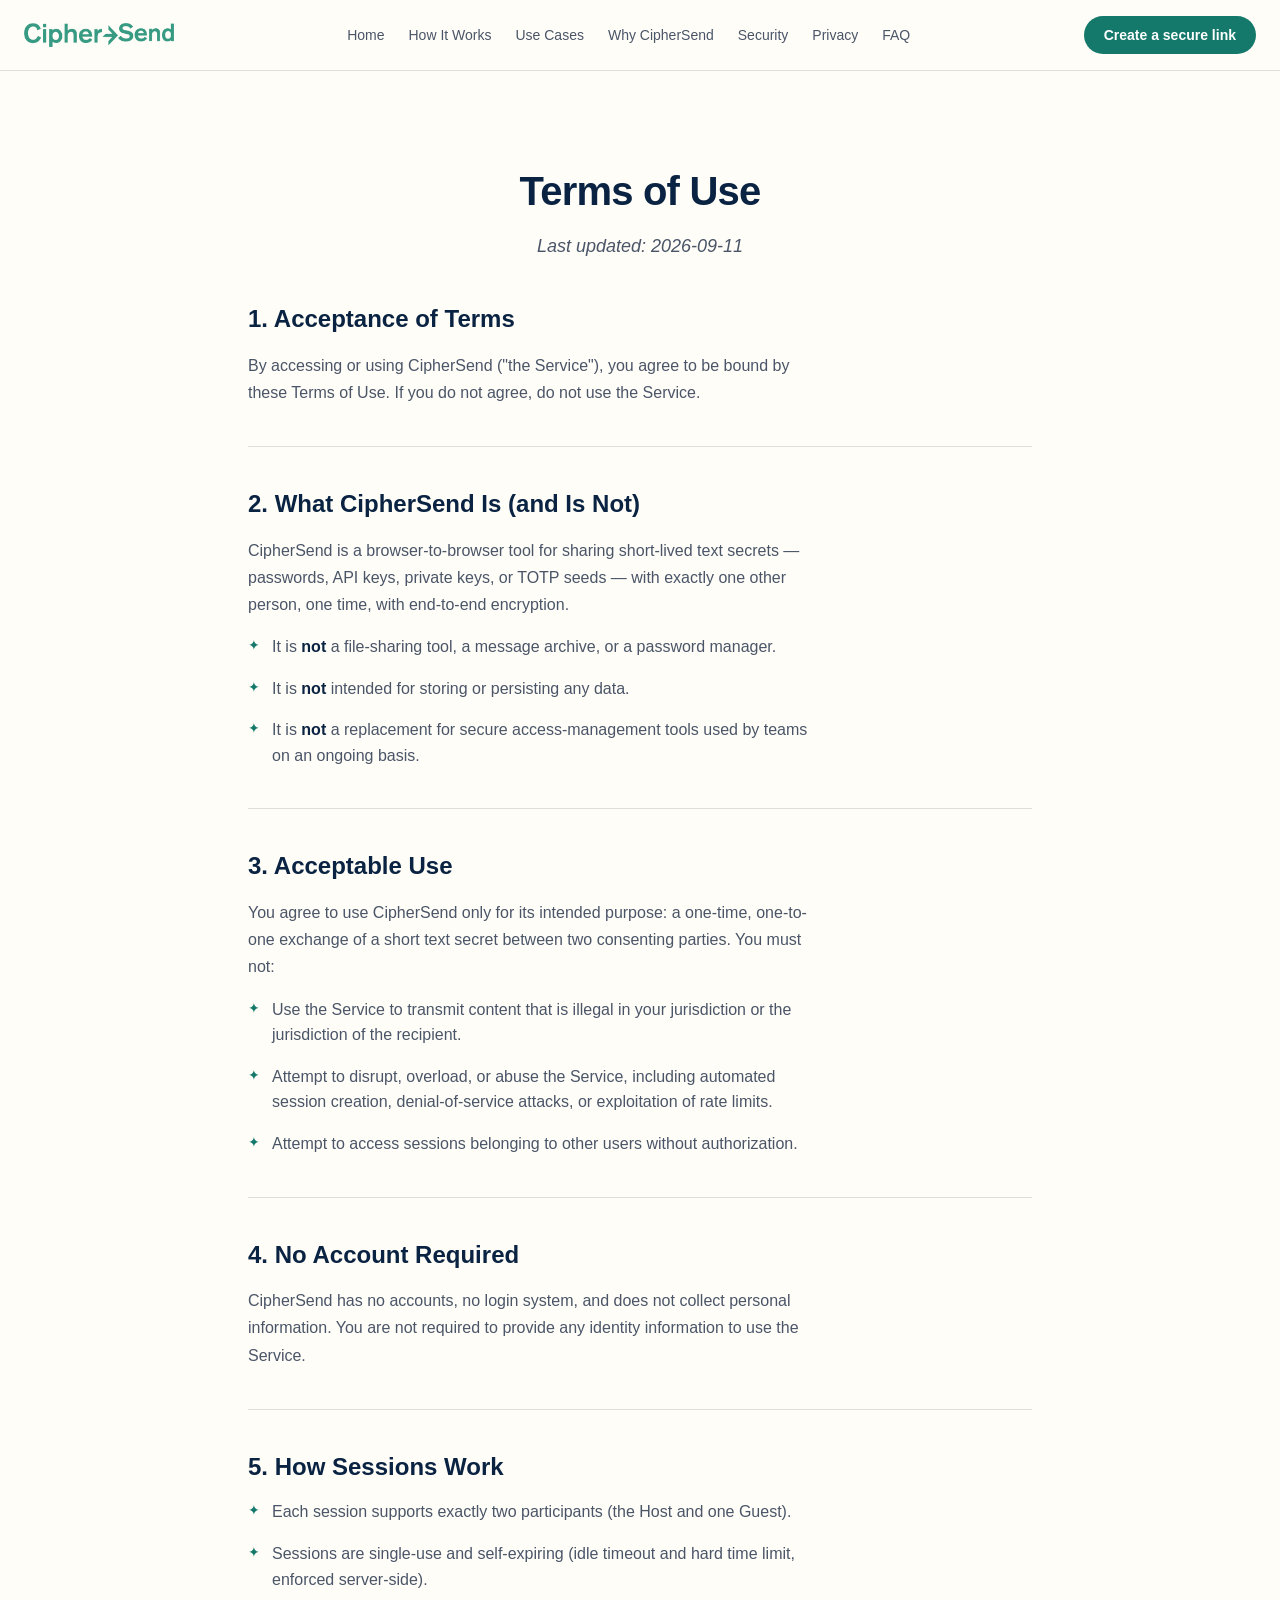
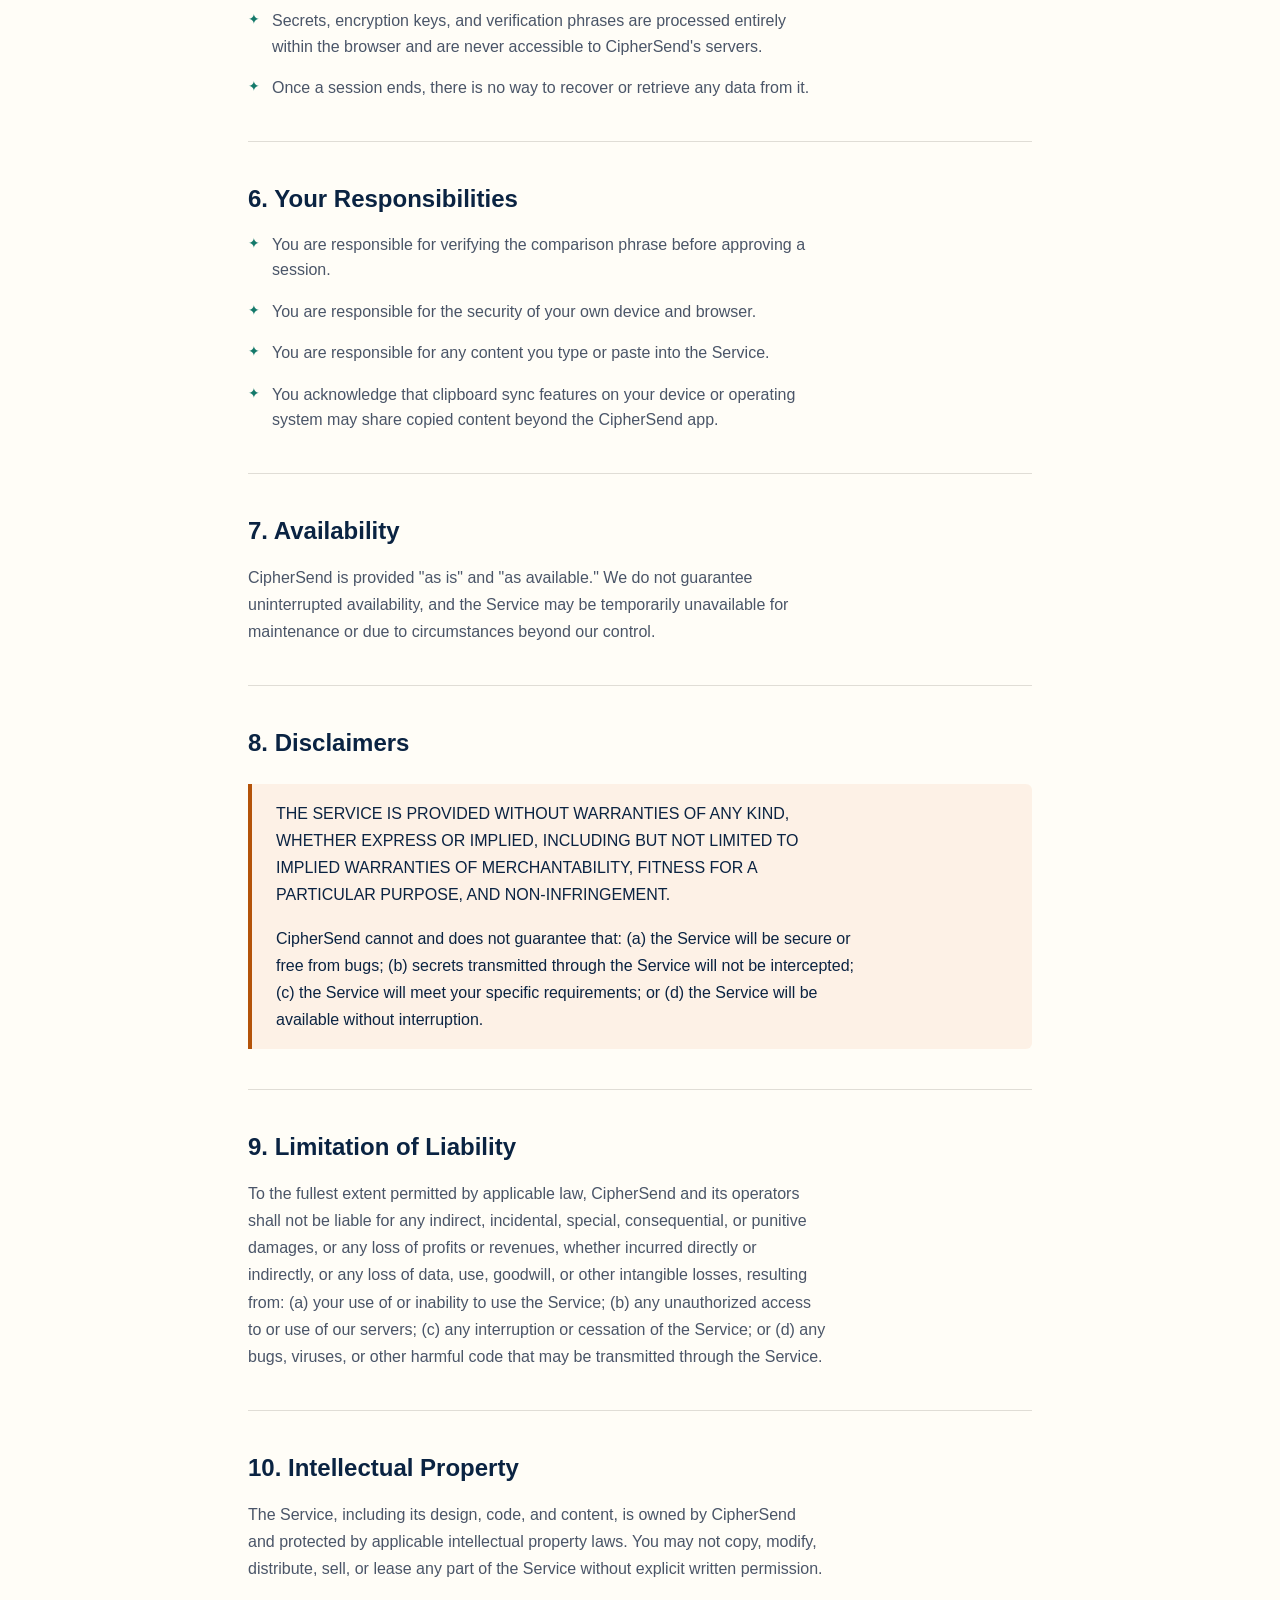
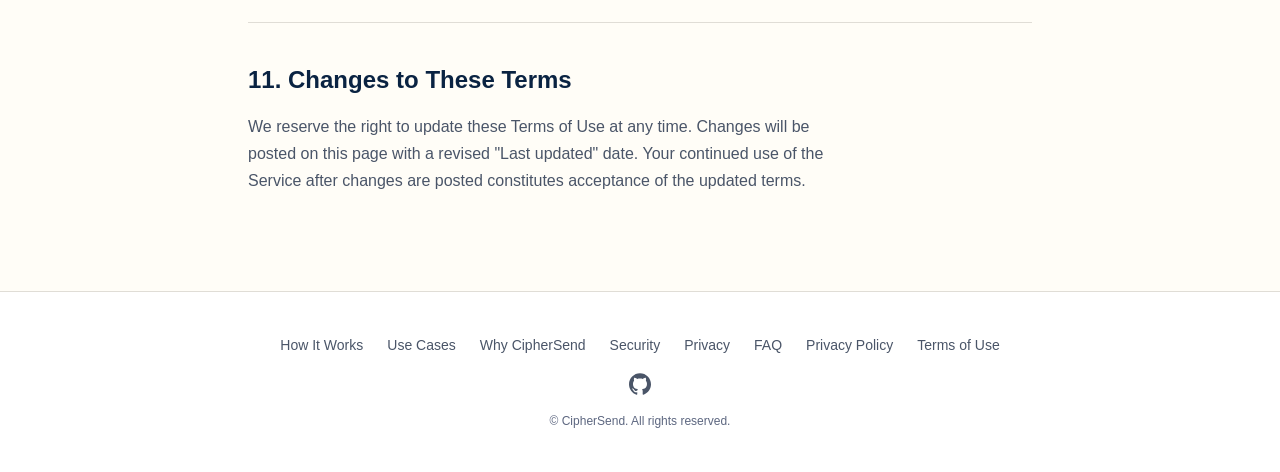
<file: terms-of-use.html>
<!doctype html> <html lang="en"> <head> <script async src="https://www.googletagmanager.com/gtag/js?id=G-JEW09H6XM3"></script> <script defer src="/static/gtag.js"></script> <meta charset="UTF-8"> <meta name="viewport" content="width=device-width,initial-scale=1"> <title>CipherSend Terms of Use | Acceptable Use &amp; Liability</title> <meta name="description" content="CipherSend's terms of use: acceptable use, data-limitation principles, limitations of liability, and the legal terms governing your use of the service."> <meta name="robots" index="noindex" follow="follow"> <link rel="canonical" href="/terms-of-use"> <meta property="og:title" content="CipherSend Terms of Use | Acceptable Use &amp; Liability"> <meta property="og:description" content="CipherSend's terms of use: acceptable use, data-limitation principles, limitations of liability, and the legal terms governing your use of the service."> <meta property="og:type" content="article"> <meta property="og:url" content="/terms-of-use"> <meta property="og:image" content="/static/logo.png"> <meta property="og:site_name" content="CipherSend"> <meta name="twitter:card" content="summary"> <meta name="twitter:title" content="CipherSend Terms of Use | Acceptable Use &amp; Liability"> <meta name="twitter:description" content="CipherSend's terms of use: acceptable use, data-limitation principles, limitations of liability, and the legal terms governing your use of the service."> <meta name="twitter:image" content="/static/logo.png"> <link rel="icon" href="/static/favicon.ico" sizes="48x48"> <link rel="icon" href="/static/favicon.svg" type="image/svg+xml"> <link rel="icon" type="image/png" sizes="96x96" href="/static/favicon-96x96.png"> <link rel="apple-touch-icon" href="/static/apple-touch-icon.png" sizes="180x180"> <link rel="manifest" href="/static/site.webmanifest"> <link rel="stylesheet" href="/assets/terms-of-use-ce540098030bc379.css" crossorigin>   <link rel="alternate" type="text/markdown" href="/terms-of-use.md">
  <script type="application/ld+json">
{
  "@context": "https://schema.org",
  "@graph": [
    {
      "@type": "WebSite",
      "@id": "/#website",
      "url": "/",
      "name": "CipherSend",
      "description": "Send a password, API key, private key, or TOTP seed straight to one person's browser — end-to-end encrypted, no account, and gone the moment it's used.",
      "publisher": {
        "@id": "/#organization"
      }
    },
    {
      "@type": "Organization",
      "@id": "/#organization",
      "url": "/",
      "name": "CipherSend",
      "logo": "/static/logo.png",
      "description": "Send a password, API key, private key, or TOTP seed straight to one person's browser — end-to-end encrypted, no account, and gone the moment it's used."
    },
    {
      "@type": "WebPage",
      "@id": "/terms-of-use#webpage",
      "url": "/terms-of-use",
      "name": "CipherSend Terms of Use | Acceptable Use & Liability",
      "description": "CipherSend's terms of use: acceptable use, data-limitation principles, limitations of liability, and the legal terms governing your use of the service.",
      "isPartOf": {
        "@id": "/#website"
      },
      "breadcrumb": {
        "@id": "/terms-of-use#breadcrumb"
      }
    },
    {
      "@type": "BreadcrumbList",
      "@id": "/terms-of-use#breadcrumb",
      "itemListElement": [
        {
          "@type": "ListItem",
          "position": 1,
          "name": "CipherSend",
          "item": "/"
        },
        {
          "@type": "ListItem",
          "position": 2,
          "name": "Terms of Use",
          "item": "/terms-of-use"
        }
      ]
    }
  ]
}
</script>
</head> <body> <div id="nav"> <nav class="main-nav" role="navigation" aria-label="Main navigation"> <a class="main-nav__logo" href="/"> <img src="/static/logo.png" alt="CipherSend" width="104" height="15"> </a> <ul class="main-nav__links"> <li><a href="/">Home</a></li> <li><a href="/how-it-works">How It Works</a></li> <li><a href="/use-cases">Use Cases</a></li> <li><a href="/why-ciphersend">Why CipherSend</a></li> <li><a href="/security">Security</a></li> <li><a href="/privacy">Privacy</a></li> <li><a href="/faq">FAQ</a></li> </ul> <a class="app-btn main-nav__cta" href="/app">Create a secure link</a> <button class="main-nav__toggle" aria-label="Open menu" aria-expanded="false" aria-controls="nav-overlay">☰</button> </nav> <div class="nav-overlay" id="nav-overlay" role="dialog" aria-label="Navigation menu"> <button class="nav-overlay__close" aria-label="Close menu">✕</button> <ul class="nav-overlay__links"> <li><a href="/">Home</a></li> <li><a href="/how-it-works">How It Works</a></li> <li><a href="/use-cases">Use Cases</a></li> <li><a href="/why-ciphersend">Why CipherSend</a></li> <li><a href="/security">Security</a></li> <li><a href="/privacy">Privacy</a></li> <li><a href="/faq">FAQ</a></li> <li><a href="/app" class="app-btn nav-overlay__cta">Create a secure link</a></li> </ul> </div> </div> <main class="document-layout"> <div class="document-body"> <div class="page-intro"> <h1>Terms of Use</h1> <p><em>Last updated: 2026-09-11</em></p> </div> <section class="mb-8"> <h3>1. Acceptance of Terms</h3> <p class="mt-4">By accessing or using CipherSend ("the Service"), you agree to be bound by these Terms of Use. If you do not agree, do not use the Service.</p> </section> <hr class="section-separator"> <section class="mb-8"> <h3>2. What CipherSend Is (and Is Not)</h3> <p class="mt-4">CipherSend is a browser-to-browser tool for sharing short-lived text secrets — passwords, API keys, private keys, or TOTP seeds — with exactly one other person, one time, with end-to-end encryption.</p> <ul class="highlight-list mt-4"> <li>It is <b>not</b> a file-sharing tool, a message archive, or a password manager.</li> <li>It is <b>not</b> intended for storing or persisting any data.</li> <li>It is <b>not</b> a replacement for secure access-management tools used by teams on an ongoing basis.</li> </ul> </section> <hr class="section-separator"> <section class="mb-8"> <h3>3. Acceptable Use</h3> <p class="mt-4">You agree to use CipherSend only for its intended purpose: a one-time, one-to-one exchange of a short text secret between two consenting parties. You must not:</p> <ul class="highlight-list mt-4"> <li>Use the Service to transmit content that is illegal in your jurisdiction or the jurisdiction of the recipient.</li> <li>Attempt to disrupt, overload, or abuse the Service, including automated session creation, denial-of-service attacks, or exploitation of rate limits.</li> <li>Attempt to access sessions belonging to other users without authorization.</li> </ul> </section> <hr class="section-separator"> <section class="mb-8"> <h3>4. No Account Required</h3> <p class="mt-4">CipherSend has no accounts, no login system, and does not collect personal information. You are not required to provide any identity information to use the Service.</p> </section> <hr class="section-separator"> <section class="mb-8"> <h3>5. How Sessions Work</h3> <ul class="highlight-list mt-4"> <li>Each session supports exactly two participants (the Host and one Guest).</li> <li>Sessions are single-use and self-expiring (idle timeout and hard time limit, enforced server-side).</li> <li>Secrets, encryption keys, and verification phrases are processed entirely within the browser and are never accessible to CipherSend's servers.</li> <li>Once a session ends, there is no way to recover or retrieve any data from it.</li> </ul> </section> <hr class="section-separator"> <section class="mb-8"> <h3>6. Your Responsibilities</h3> <ul class="highlight-list mt-4"> <li>You are responsible for verifying the comparison phrase before approving a session.</li> <li>You are responsible for the security of your own device and browser.</li> <li>You are responsible for any content you type or paste into the Service.</li> <li>You acknowledge that clipboard sync features on your device or operating system may share copied content beyond the CipherSend app.</li> </ul> </section> <hr class="section-separator"> <section class="mb-8"> <h3>7. Availability</h3> <p class="mt-4">CipherSend is provided "as is" and "as available." We do not guarantee uninterrupted availability, and the Service may be temporarily unavailable for maintenance or due to circumstances beyond our control.</p> </section> <hr class="section-separator"> <section class="mb-8"> <h3>8. Disclaimers</h3> <div class="callout callout--warn mt-4"> <p>THE SERVICE IS PROVIDED WITHOUT WARRANTIES OF ANY KIND, WHETHER EXPRESS OR IMPLIED, INCLUDING BUT NOT LIMITED TO IMPLIED WARRANTIES OF MERCHANTABILITY, FITNESS FOR A PARTICULAR PURPOSE, AND NON-INFRINGEMENT.</p> <p class="mt-4">CipherSend cannot and does not guarantee that: (a) the Service will be secure or free from bugs; (b) secrets transmitted through the Service will not be intercepted; (c) the Service will meet your specific requirements; or (d) the Service will be available without interruption.</p> </div> </section> <hr class="section-separator"> <section class="mb-8"> <h3>9. Limitation of Liability</h3> <p class="mt-4">To the fullest extent permitted by applicable law, CipherSend and its operators shall not be liable for any indirect, incidental, special, consequential, or punitive damages, or any loss of profits or revenues, whether incurred directly or indirectly, or any loss of data, use, goodwill, or other intangible losses, resulting from: (a) your use of or inability to use the Service; (b) any unauthorized access to or use of our servers; (c) any interruption or cessation of the Service; or (d) any bugs, viruses, or other harmful code that may be transmitted through the Service.</p> </section> <hr class="section-separator"> <section class="mb-8"> <h3>10. Intellectual Property</h3> <p class="mt-4">The Service, including its design, code, and content, is owned by CipherSend and protected by applicable intellectual property laws. You may not copy, modify, distribute, sell, or lease any part of the Service without explicit written permission.</p> </section> <hr class="section-separator"> <section class="mb-8"> <h3>11. Changes to These Terms</h3> <p class="mt-4">We reserve the right to update these Terms of Use at any time. Changes will be posted on this page with a revised "Last updated" date. Your continued use of the Service after changes are posted constitutes acceptance of the updated terms.</p> </section> </div> </main> <div id="footer"> <footer class="main-footer"> <div class="main-footer__inner"> <ul class="main-footer__links"> <li><a href="/how-it-works">How It Works</a></li> <li><a href="/use-cases">Use Cases</a></li> <li><a href="/why-ciphersend">Why CipherSend</a></li> <li><a href="/security">Security</a></li> <li><a href="/privacy">Privacy</a></li> <li><a href="/faq">FAQ</a></li> <li><a href="/privacy-policy">Privacy Policy</a></li> <li><a href="/terms-of-use">Terms of Use</a></li> </ul> <a class="main-footer__gh" href="https://github.com/cody-zero/cipher-send" rel="noopener" aria-label="CipherSend on GitHub"> <svg viewBox="0 0 24 24" width="22" height="22" role="img" aria-hidden="true" focusable="false">
        <path d="M12 .297c-6.63 0-12 5.373-12 12 0 5.303 3.438 9.8 8.205 11.385.6.113.82-.258.82-.577 0-.285-.01-1.04-.015-2.04-3.338.724-4.042-1.61-4.042-1.61C4.422 18.07 3.633 17.7 3.633 17.7c-1.087-.744.084-.729.084-.729 1.205.084 1.838 1.236 1.838 1.236 1.07 1.835 2.809 1.305 3.495.998.108-.776.417-1.305.76-1.605-2.665-.3-5.466-1.332-5.466-5.93 0-1.31.465-2.38 1.235-3.22-.135-.303-.54-1.523.105-3.176 0 0 1.005-.322 3.3 1.23.96-.267 1.98-.399 3-.405 1.02.006 2.04.138 3 .405 2.28-1.552 3.285-1.23 3.285-1.23.645 1.653.24 2.873.12 3.176.765.84 1.23 1.91 1.23 3.22 0 4.61-2.805 5.625-5.475 5.92.42.36.81 1.096.81 2.22 0 1.606-.015 2.896-.015 3.286 0 .315.21.69.825.57C20.565 22.092 24 17.592 24 12.297c0-6.627-5.373-12-12-12"/>
      </svg> </a> <p class="main-footer__copy">© CipherSend. All rights reserved.</p> </div> </footer> </div> <script type="module" src="/assets/terms-of-use-9d1d362813712113.js"></script> </body> </html>
</file>
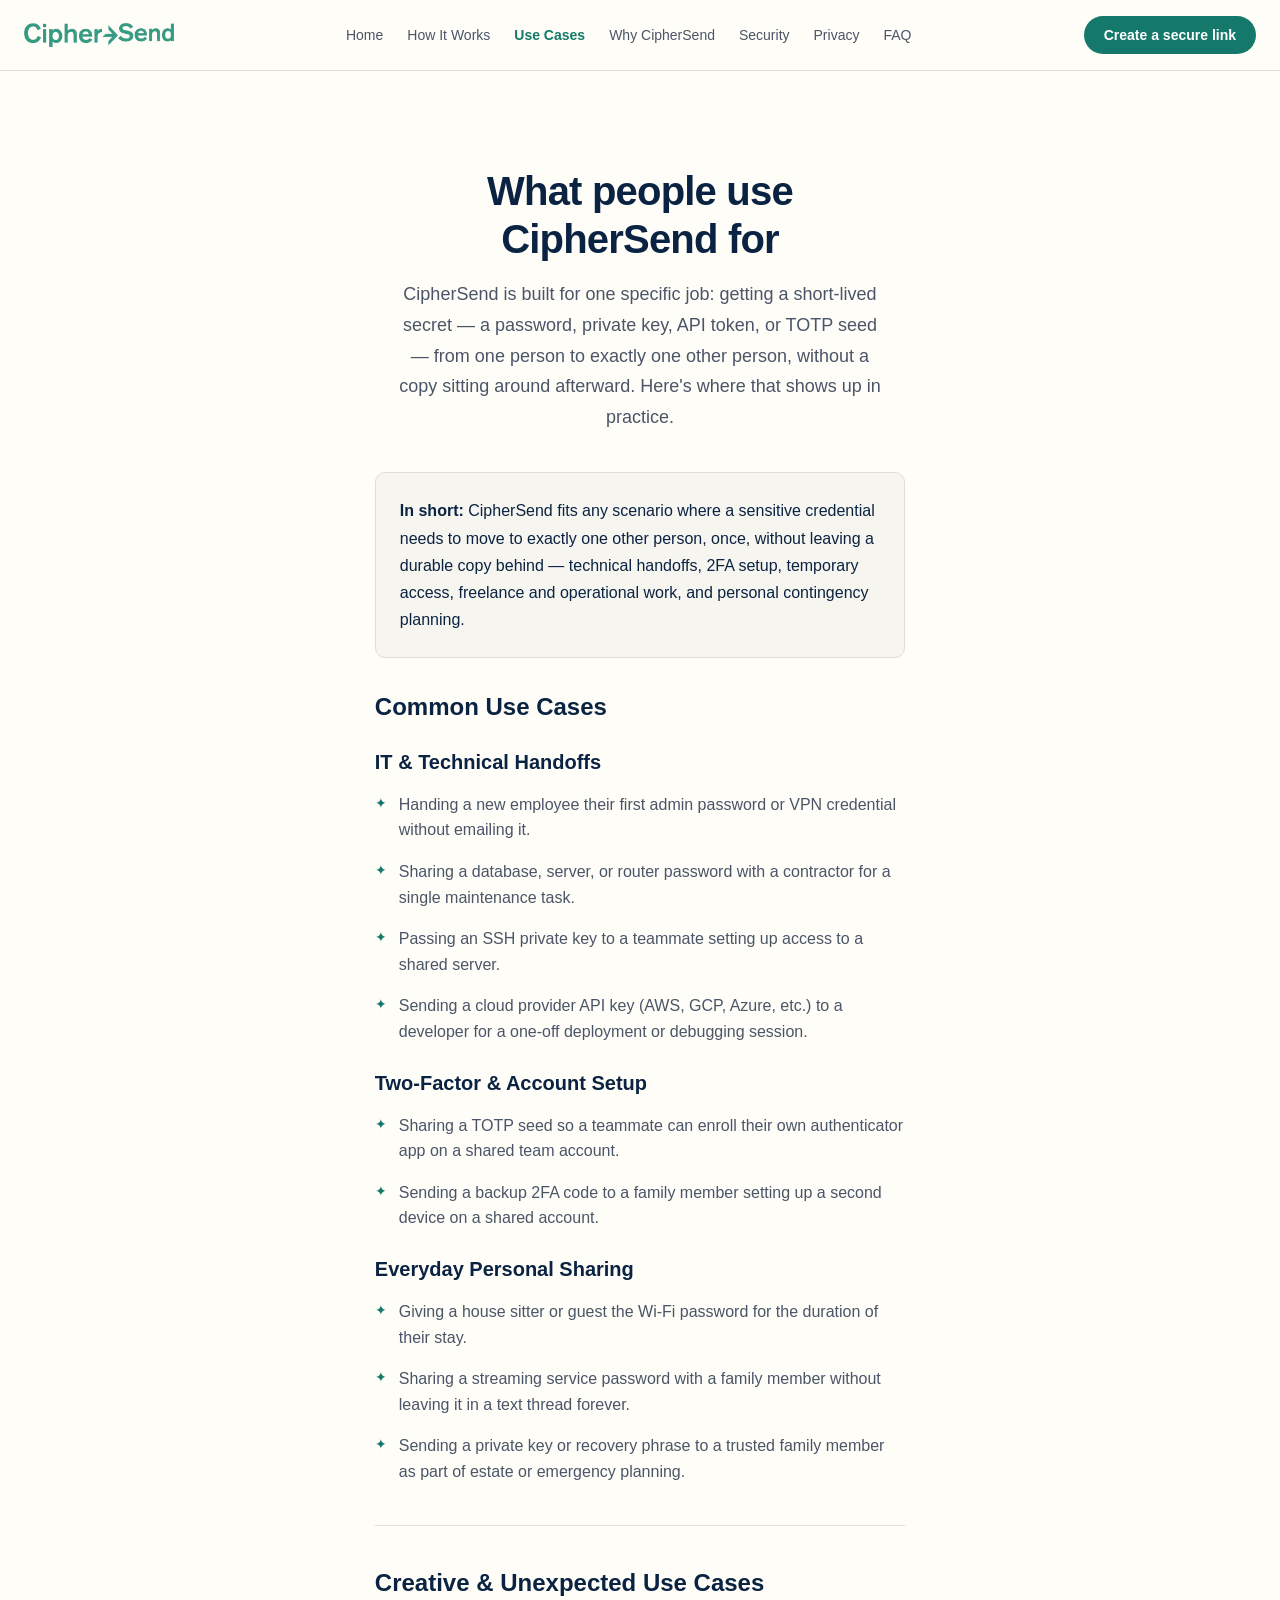
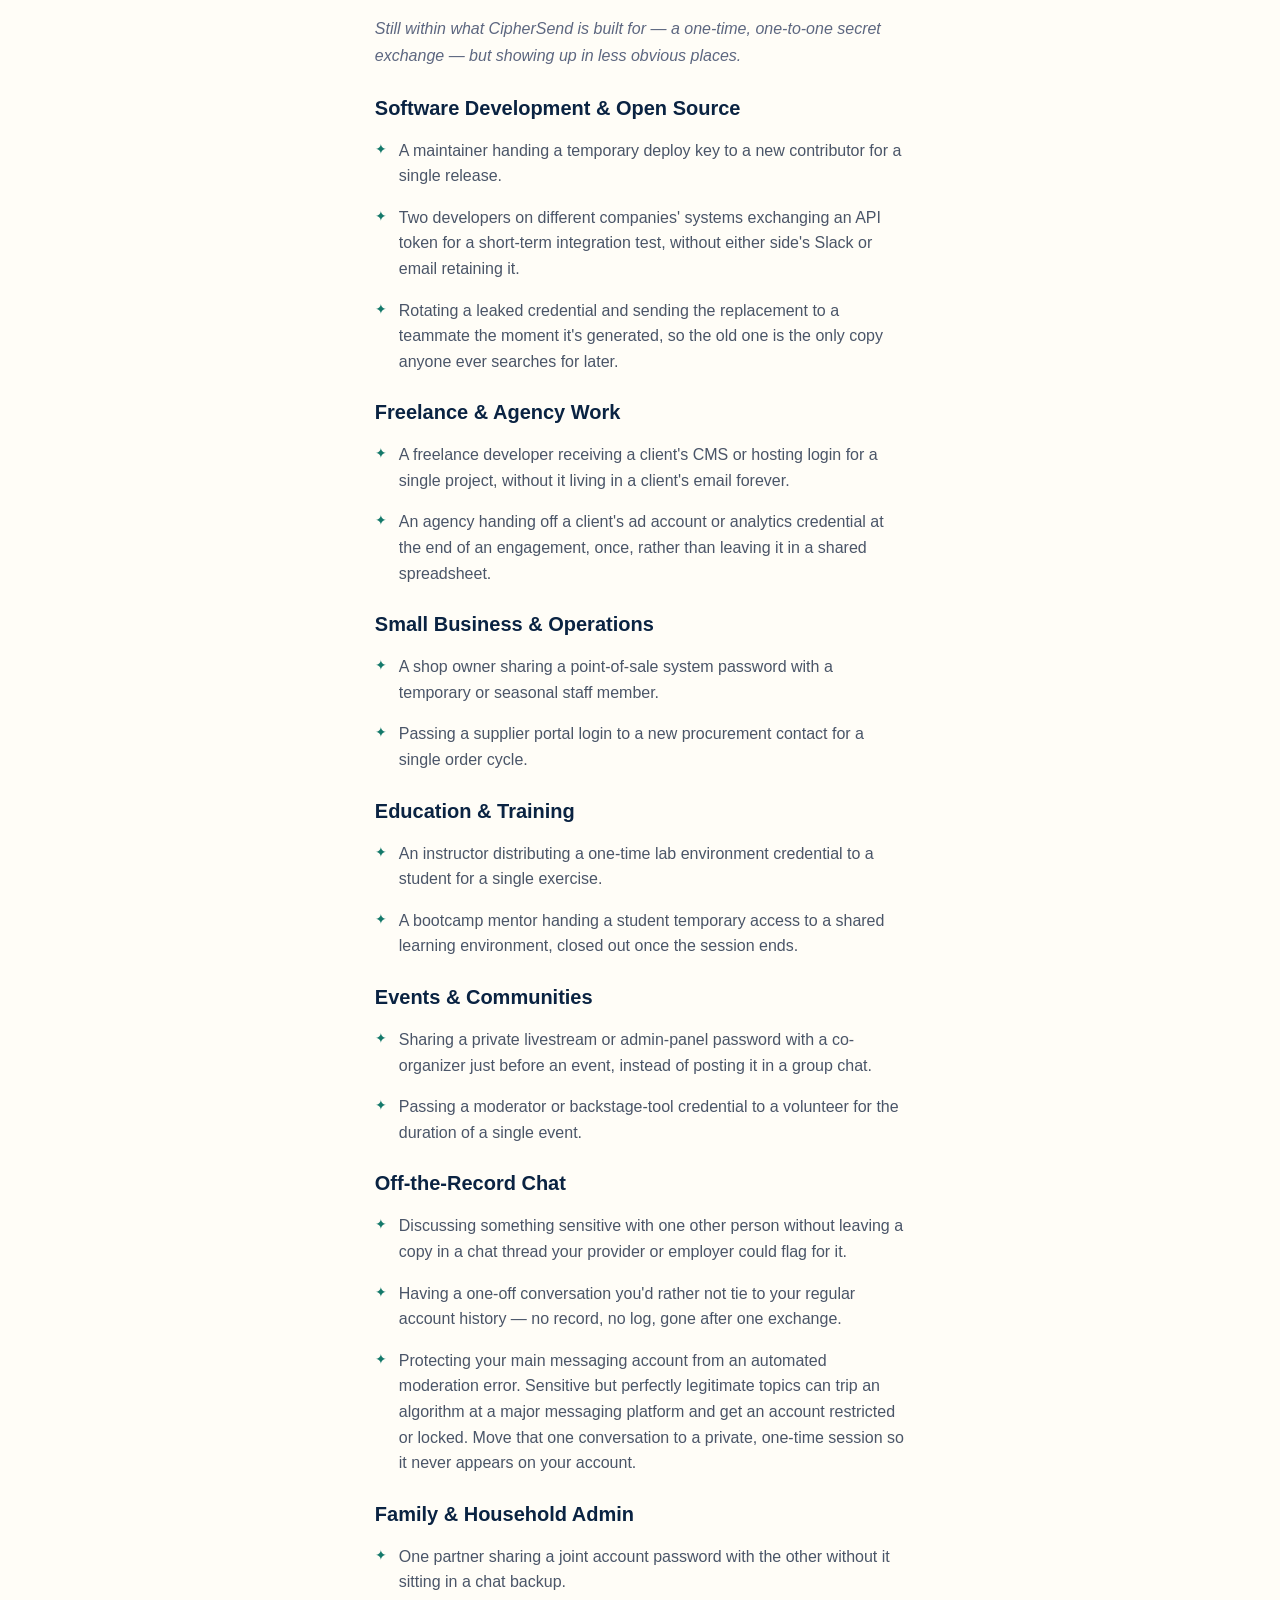
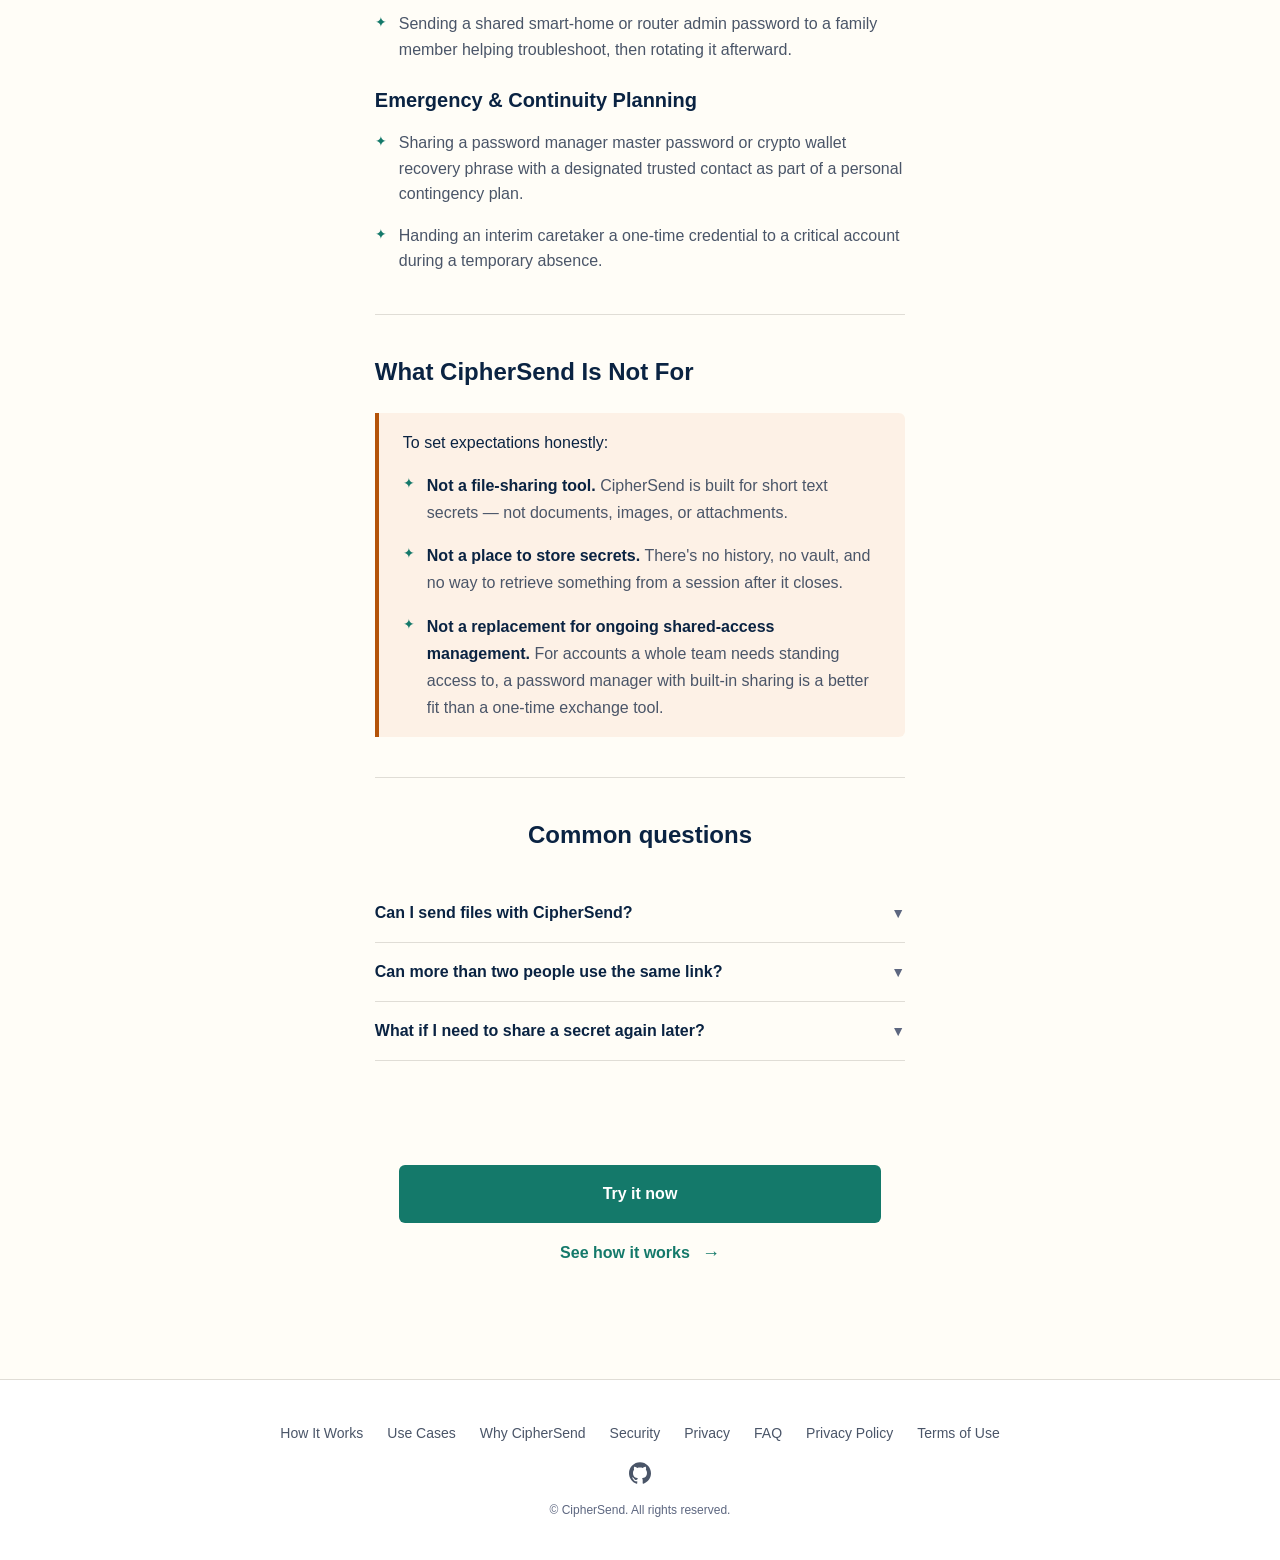
<file: use-cases.html>
<!doctype html> <html lang="en"> <head> <script async src="https://www.googletagmanager.com/gtag/js?id=G-JEW09H6XM3"></script> <script defer src="/static/gtag.js"></script> <meta charset="UTF-8"> <meta name="viewport" content="width=device-width,initial-scale=1"> <title>CipherSend Use Cases | Secure One-Time Secret Handoffs</title> <meta name="description" content="What people use CipherSend for: IT admin handoffs, 2FA and authentication setup, freelance credentials, incident response, and one-time secret sharing."> <meta name="robots" content="index, follow"> <link rel="canonical" href="/use-cases"> <meta property="og:title" content="CipherSend Use Cases | Secure One-Time Secret Handoffs"> <meta property="og:description" content="What people use CipherSend for: IT admin handoffs, 2FA and authentication setup, freelance credentials, incident response, and one-time secret sharing."> <meta property="og:type" content="article"> <meta property="og:url" content="/use-cases"> <meta property="og:image" content="/static/logo.png"> <meta property="og:site_name" content="CipherSend"> <meta name="twitter:card" content="summary"> <meta name="twitter:title" content="CipherSend Use Cases | Secure One-Time Secret Handoffs"> <meta name="twitter:description" content="What people use CipherSend for: IT admin handoffs, 2FA and authentication setup, freelance credentials, incident response, and one-time secret sharing."> <meta name="twitter:image" content="/static/logo.png"> <link rel="icon" href="/static/favicon.ico" sizes="48x48"> <link rel="icon" href="/static/favicon.svg" type="image/svg+xml"> <link rel="icon" type="image/png" sizes="96x96" href="/static/favicon-96x96.png"> <link rel="apple-touch-icon" href="/static/apple-touch-icon.png" sizes="180x180"> <link rel="manifest" href="/static/site.webmanifest"> <link rel="stylesheet" href="/assets/use-cases-685611ea5eb677c4.css" crossorigin>   <link rel="alternate" type="text/markdown" href="/use-cases.md">
  <script type="application/ld+json">
{
  "@context": "https://schema.org",
  "@graph": [
    {
      "@type": "WebSite",
      "@id": "/#website",
      "url": "/",
      "name": "CipherSend",
      "description": "Send a password, API key, private key, or TOTP seed straight to one person's browser — end-to-end encrypted, no account, and gone the moment it's used.",
      "publisher": {
        "@id": "/#organization"
      }
    },
    {
      "@type": "Organization",
      "@id": "/#organization",
      "url": "/",
      "name": "CipherSend",
      "logo": "/static/logo.png",
      "description": "Send a password, API key, private key, or TOTP seed straight to one person's browser — end-to-end encrypted, no account, and gone the moment it's used."
    },
    {
      "@type": "WebPage",
      "@id": "/use-cases#webpage",
      "url": "/use-cases",
      "name": "CipherSend Use Cases | Secure One-Time Secret Handoffs",
      "description": "What people use CipherSend for: IT admin handoffs, 2FA and authentication setup, freelance credentials, incident response, and one-time secret sharing.",
      "isPartOf": {
        "@id": "/#website"
      },
      "breadcrumb": {
        "@id": "/use-cases#breadcrumb"
      }
    },
    {
      "@type": "BreadcrumbList",
      "@id": "/use-cases#breadcrumb",
      "itemListElement": [
        {
          "@type": "ListItem",
          "position": 1,
          "name": "CipherSend",
          "item": "/"
        },
        {
          "@type": "ListItem",
          "position": 2,
          "name": "Use Cases",
          "item": "/use-cases"
        }
      ]
    },
    {
      "@type": "CollectionPage",
      "@id": "/use-cases#collection",
      "name": "What people use CipherSend for",
      "description": "CipherSend is built for one specific job: getting a short-lived secret — a password, private key, API token, or TOTP seed — from one person to exactly one other person, without a copy sitting around afterward.",
      "url": "/use-cases",
      "mainEntity": {
        "@type": "ItemList",
        "itemListElement": [
          {
            "@type": "ListItem",
            "position": 1,
            "name": "Handing a new employee their first admin password or VPN credential without emailing it."
          },
          {
            "@type": "ListItem",
            "position": 2,
            "name": "Sharing a database, server, or router password with a contractor for a single maintenance task."
          },
          {
            "@type": "ListItem",
            "position": 3,
            "name": "Passing an SSH private key to a teammate setting up access to a shared server."
          },
          {
            "@type": "ListItem",
            "position": 4,
            "name": "Sending a cloud provider API key (AWS, GCP, Azure, etc.) to a developer for a one-off deployment or debugging session."
          },
          {
            "@type": "ListItem",
            "position": 5,
            "name": "Sharing a TOTP seed so a teammate can enroll their own authenticator app on a shared team account."
          },
          {
            "@type": "ListItem",
            "position": 6,
            "name": "Sending a backup 2FA code to a family member setting up a second device on a shared account."
          },
          {
            "@type": "ListItem",
            "position": 7,
            "name": "Giving a house sitter or guest the Wi-Fi password for the duration of their stay."
          },
          {
            "@type": "ListItem",
            "position": 8,
            "name": "Sharing a streaming service password with a family member without leaving it in a text thread forever."
          },
          {
            "@type": "ListItem",
            "position": 9,
            "name": "Sending a private key or recovery phrase to a trusted family member as part of estate or emergency planning."
          },
          {
            "@type": "ListItem",
            "position": 10,
            "name": "A maintainer handing a temporary deploy key to a new contributor for a single release."
          },
          {
            "@type": "ListItem",
            "position": 11,
            "name": "Two developers on different companies' systems exchanging an API token for a short-term integration test, without either side's Slack or email retaining it."
          },
          {
            "@type": "ListItem",
            "position": 12,
            "name": "Rotating a leaked credential and sending the replacement to a teammate the moment it's generated, so the old one is the only copy anyone ever searches for later."
          },
          {
            "@type": "ListItem",
            "position": 13,
            "name": "A freelance developer receiving a client's CMS or hosting login for a single project, without it living in a client's email forever."
          },
          {
            "@type": "ListItem",
            "position": 14,
            "name": "An agency handing off a client's ad account or analytics credential at the end of an engagement, once, rather than leaving it in a shared spreadsheet."
          },
          {
            "@type": "ListItem",
            "position": 15,
            "name": "A shop owner sharing a point-of-sale system password with a temporary or seasonal staff member."
          },
          {
            "@type": "ListItem",
            "position": 16,
            "name": "Passing a supplier portal login to a new procurement contact for a single order cycle."
          },
          {
            "@type": "ListItem",
            "position": 17,
            "name": "An instructor distributing a one-time lab environment credential to a student for a single exercise."
          },
          {
            "@type": "ListItem",
            "position": 18,
            "name": "A bootcamp mentor handing a student temporary access to a shared learning environment, closed out once the session ends."
          },
          {
            "@type": "ListItem",
            "position": 19,
            "name": "Sharing a private livestream or admin-panel password with a co-organizer just before an event, instead of posting it in a group chat."
          },
          {
            "@type": "ListItem",
            "position": 20,
            "name": "Passing a moderator or backstage-tool credential to a volunteer for the duration of a single event."
          },
          {
            "@type": "ListItem",
            "position": 21,
            "name": "Discussing something sensitive with one other person without leaving a copy in a chat thread your provider or employer could flag for it."
          },
          {
            "@type": "ListItem",
            "position": 22,
            "name": "Having a one-off conversation you'd rather not tie to your regular account history — no record, no log, gone after one exchange."
          },
          {
            "@type": "ListItem",
            "position": 23,
            "name": "Protecting your main messaging account from an automated moderation error. Sensitive but perfectly legitimate topics can trip an algorithm at a major messaging platform and get an account restricted or locked. Move that one conversation to a private, one-time session so it never appears on your account."
          },
          {
            "@type": "ListItem",
            "position": 24,
            "name": "One partner sharing a joint account password with the other without it sitting in a chat backup."
          },
          {
            "@type": "ListItem",
            "position": 25,
            "name": "Sending a shared smart-home or router admin password to a family member helping troubleshoot, then rotating it afterward."
          },
          {
            "@type": "ListItem",
            "position": 26,
            "name": "Sharing a password manager master password or crypto wallet recovery phrase with a designated trusted contact as part of a personal contingency plan."
          },
          {
            "@type": "ListItem",
            "position": 27,
            "name": "Handing an interim caretaker a one-time credential to a critical account during a temporary absence."
          }
        ]
      }
    }
  ]
}
</script>
</head> <body> <div id="nav"> <nav class="main-nav" role="navigation" aria-label="Main navigation"> <a class="main-nav__logo" href="/"> <img src="/static/logo.png" alt="CipherSend" width="104" height="15"> </a> <ul class="main-nav__links"> <li><a href="/">Home</a></li> <li><a href="/how-it-works">How It Works</a></li> <li><a href="/use-cases" aria-current="page">Use Cases</a></li> <li><a href="/why-ciphersend">Why CipherSend</a></li> <li><a href="/security">Security</a></li> <li><a href="/privacy">Privacy</a></li> <li><a href="/faq">FAQ</a></li> </ul> <a class="app-btn main-nav__cta" href="/app">Create a secure link</a> <button class="main-nav__toggle" aria-label="Open menu" aria-expanded="false" aria-controls="nav-overlay">☰</button> </nav> <div class="nav-overlay" id="nav-overlay" role="dialog" aria-label="Navigation menu"> <button class="nav-overlay__close" aria-label="Close menu">✕</button> <ul class="nav-overlay__links"> <li><a href="/">Home</a></li> <li><a href="/how-it-works">How It Works</a></li> <li><a href="/use-cases" aria-current="page">Use Cases</a></li> <li><a href="/why-ciphersend">Why CipherSend</a></li> <li><a href="/security">Security</a></li> <li><a href="/privacy">Privacy</a></li> <li><a href="/faq">FAQ</a></li> <li><a href="/app" class="app-btn nav-overlay__cta">Create a secure link</a></li> </ul> </div> </div> <main class="article-layout"> <div class="article-body"> <div class="page-intro"> <h1>What people use CipherSend for</h1> <p>CipherSend is built for one specific job: getting a short-lived secret — a password, private key, API token, or TOTP seed — from one person to exactly one other person, without a copy sitting around afterward. Here's where that shows up in practice.</p> </div> <div class="summary"> <p><b>In short:</b> CipherSend fits any scenario where a sensitive credential needs to move to exactly one other person, once, without leaving a durable copy behind — technical handoffs, 2FA setup, temporary access, freelance and operational work, and personal contingency planning.</p> </div> <section class="mb-8"> <h3>Common Use Cases</h3> <h4 class="mt-6">IT &amp; Technical Handoffs</h4> <ul class="highlight-list mt-4"> <li>Handing a new employee their first admin password or VPN credential without emailing it.</li> <li>Sharing a database, server, or router password with a contractor for a single maintenance task.</li> <li>Passing an SSH private key to a teammate setting up access to a shared server.</li> <li>Sending a cloud provider API key (AWS, GCP, Azure, etc.) to a developer for a one-off deployment or debugging session.</li> </ul> <h4 class="mt-6">Two-Factor &amp; Account Setup</h4> <ul class="highlight-list mt-4"> <li>Sharing a TOTP seed so a teammate can enroll their own authenticator app on a shared team account.</li> <li>Sending a backup 2FA code to a family member setting up a second device on a shared account.</li> </ul> <h4 class="mt-6">Everyday Personal Sharing</h4> <ul class="highlight-list mt-4"> <li>Giving a house sitter or guest the Wi-Fi password for the duration of their stay.</li> <li>Sharing a streaming service password with a family member without leaving it in a text thread forever.</li> <li>Sending a private key or recovery phrase to a trusted family member as part of estate or emergency planning.</li> </ul> </section> <hr class="section-separator"> <section class="mb-8"> <h3>Creative &amp; Unexpected Use Cases</h3> <p class="mt-4 text-muted-i">Still within what CipherSend is built for — a one-time, one-to-one secret exchange — but showing up in less obvious places.</p> <h4 class="mt-6">Software Development &amp; Open Source</h4> <ul class="highlight-list mt-4"> <li>A maintainer handing a temporary deploy key to a new contributor for a single release.</li> <li>Two developers on different companies' systems exchanging an API token for a short-term integration test, without either side's Slack or email retaining it.</li> <li>Rotating a leaked credential and sending the replacement to a teammate the moment it's generated, so the old one is the only copy anyone ever searches for later.</li> </ul> <h4 class="mt-6">Freelance &amp; Agency Work</h4> <ul class="highlight-list mt-4"> <li>A freelance developer receiving a client's CMS or hosting login for a single project, without it living in a client's email forever.</li> <li>An agency handing off a client's ad account or analytics credential at the end of an engagement, once, rather than leaving it in a shared spreadsheet.</li> </ul> <h4 class="mt-6">Small Business &amp; Operations</h4> <ul class="highlight-list mt-4"> <li>A shop owner sharing a point-of-sale system password with a temporary or seasonal staff member.</li> <li>Passing a supplier portal login to a new procurement contact for a single order cycle.</li> </ul> <h4 class="mt-6">Education &amp; Training</h4> <ul class="highlight-list mt-4"> <li>An instructor distributing a one-time lab environment credential to a student for a single exercise.</li> <li>A bootcamp mentor handing a student temporary access to a shared learning environment, closed out once the session ends.</li> </ul> <h4 class="mt-6">Events &amp; Communities</h4> <ul class="highlight-list mt-4"> <li>Sharing a private livestream or admin-panel password with a co-organizer just before an event, instead of posting it in a group chat.</li> <li>Passing a moderator or backstage-tool credential to a volunteer for the duration of a single event.</li> </ul> <h4 class="mt-6">Off-the-Record Chat</h4> <ul class="highlight-list mt-4"> <li>Discussing something sensitive with one other person without leaving a copy in a chat thread your provider or employer could flag for it.</li> <li>Having a one-off conversation you'd rather not tie to your regular account history — no record, no log, gone after one exchange.</li> <li>Protecting your main messaging account from an automated moderation error. Sensitive but perfectly legitimate topics can trip an algorithm at a major messaging platform and get an account restricted or locked. Move that one conversation to a private, one-time session so it never appears on your account.</li> </ul> <h4 class="mt-6">Family &amp; Household Admin</h4> <ul class="highlight-list mt-4"> <li>One partner sharing a joint account password with the other without it sitting in a chat backup.</li> <li>Sending a shared smart-home or router admin password to a family member helping troubleshoot, then rotating it afterward.</li> </ul> <h4 class="mt-6">Emergency &amp; Continuity Planning</h4> <ul class="highlight-list mt-4"> <li>Sharing a password manager master password or crypto wallet recovery phrase with a designated trusted contact as part of a personal contingency plan.</li> <li>Handing an interim caretaker a one-time credential to a critical account during a temporary absence.</li> </ul> </section> <hr class="section-separator"> <section class="mb-8"> <h3>What CipherSend Is Not For</h3> <div class="callout callout--warn mt-4"> <p>To set expectations honestly:</p> <ul class="highlight-list mt-4"> <li><p><b>Not a file-sharing tool.</b> CipherSend is built for short text secrets — not documents, images, or attachments.</p></li> <li><p><b>Not a place to store secrets.</b> There's no history, no vault, and no way to retrieve something from a session after it closes.</p></li> <li><p><b>Not a replacement for ongoing shared-access management.</b> For accounts a whole team needs standing access to, a password manager with built-in sharing is a better fit than a one-time exchange tool.</p></li> </ul> </div> </section> <hr class="section-separator"> <section class="mb-8"> <div class="section__heading"> <h3>Common questions</h3> </div> <div class="qa-block"> <div class="qa-item"> <button class="qa-item__trigger" aria-expanded="false"> Can I send files with CipherSend? <span class="qa-item__chevron">▼</span> </button> <div class="qa-item__answer"> <p>No. CipherSend is built for short text secrets — passwords, keys, and tokens — not documents or attachments.</p> </div> </div> <div class="qa-item"> <button class="qa-item__trigger" aria-expanded="false"> Can more than two people use the same link? <span class="qa-item__chevron">▼</span> </button> <div class="qa-item__answer"> <p>No. A session accepts only a Host and one Guest — a single, one-time exchange. For something a whole team needs ongoing access to, a password manager is the better tool.</p> </div> </div> <div class="qa-item"> <button class="qa-item__trigger" aria-expanded="false"> What if I need to share a secret again later? <span class="qa-item__chevron">▼</span> </button> <div class="qa-item__answer"> <p>Create a new session. Each link is single-use and self-expiring, so there's no history to reuse or revisit.</p> </div> </div> </div> </section> <div class="cta-section"> <div class="button-holder button-holder--column"> <a href="/app" class="app-btn app-btn--lg app-btn--block">Try it now</a> <a href="/how-it-works" class="page-teleport page-teleport--block">See how it works</a> </div> </div> </div> </main> <div id="footer"> <footer class="main-footer"> <div class="main-footer__inner"> <ul class="main-footer__links"> <li><a href="/how-it-works">How It Works</a></li> <li><a href="/use-cases">Use Cases</a></li> <li><a href="/why-ciphersend">Why CipherSend</a></li> <li><a href="/security">Security</a></li> <li><a href="/privacy">Privacy</a></li> <li><a href="/faq">FAQ</a></li> <li><a href="/privacy-policy">Privacy Policy</a></li> <li><a href="/terms-of-use">Terms of Use</a></li> </ul> <a class="main-footer__gh" href="https://github.com/cody-zero/cipher-send" rel="noopener" aria-label="CipherSend on GitHub"> <svg viewBox="0 0 24 24" width="22" height="22" role="img" aria-hidden="true" focusable="false">
        <path d="M12 .297c-6.63 0-12 5.373-12 12 0 5.303 3.438 9.8 8.205 11.385.6.113.82-.258.82-.577 0-.285-.01-1.04-.015-2.04-3.338.724-4.042-1.61-4.042-1.61C4.422 18.07 3.633 17.7 3.633 17.7c-1.087-.744.084-.729.084-.729 1.205.084 1.838 1.236 1.838 1.236 1.07 1.835 2.809 1.305 3.495.998.108-.776.417-1.305.76-1.605-2.665-.3-5.466-1.332-5.466-5.93 0-1.31.465-2.38 1.235-3.22-.135-.303-.54-1.523.105-3.176 0 0 1.005-.322 3.3 1.23.96-.267 1.98-.399 3-.405 1.02.006 2.04.138 3 .405 2.28-1.552 3.285-1.23 3.285-1.23.645 1.653.24 2.873.12 3.176.765.84 1.23 1.91 1.23 3.22 0 4.61-2.805 5.625-5.475 5.92.42.36.81 1.096.81 2.22 0 1.606-.015 2.896-.015 3.286 0 .315.21.69.825.57C20.565 22.092 24 17.592 24 12.297c0-6.627-5.373-12-12-12"/>
      </svg> </a> <p class="main-footer__copy">© CipherSend. All rights reserved.</p> </div> </footer> </div> <script type="module" src="/assets/use-cases-d7bb633569cb6a3b.js"></script> </body> </html>
</file>
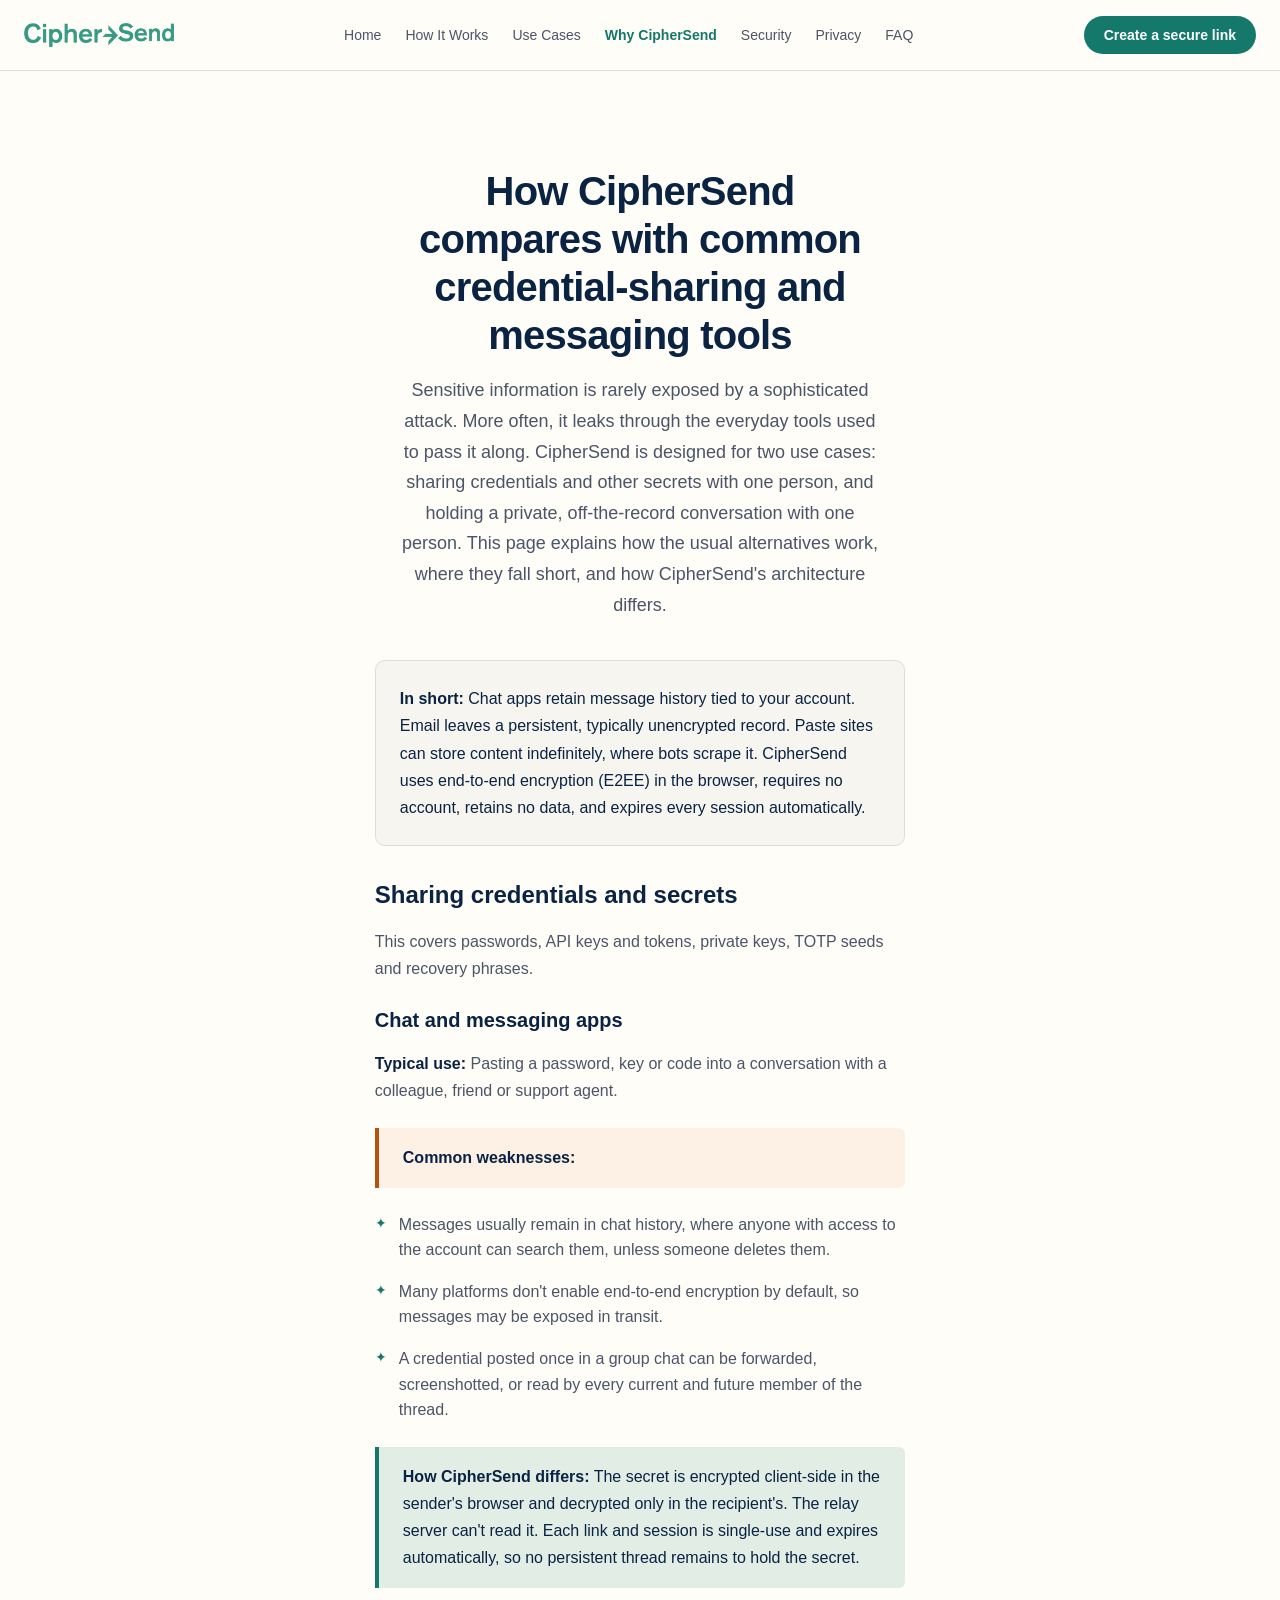
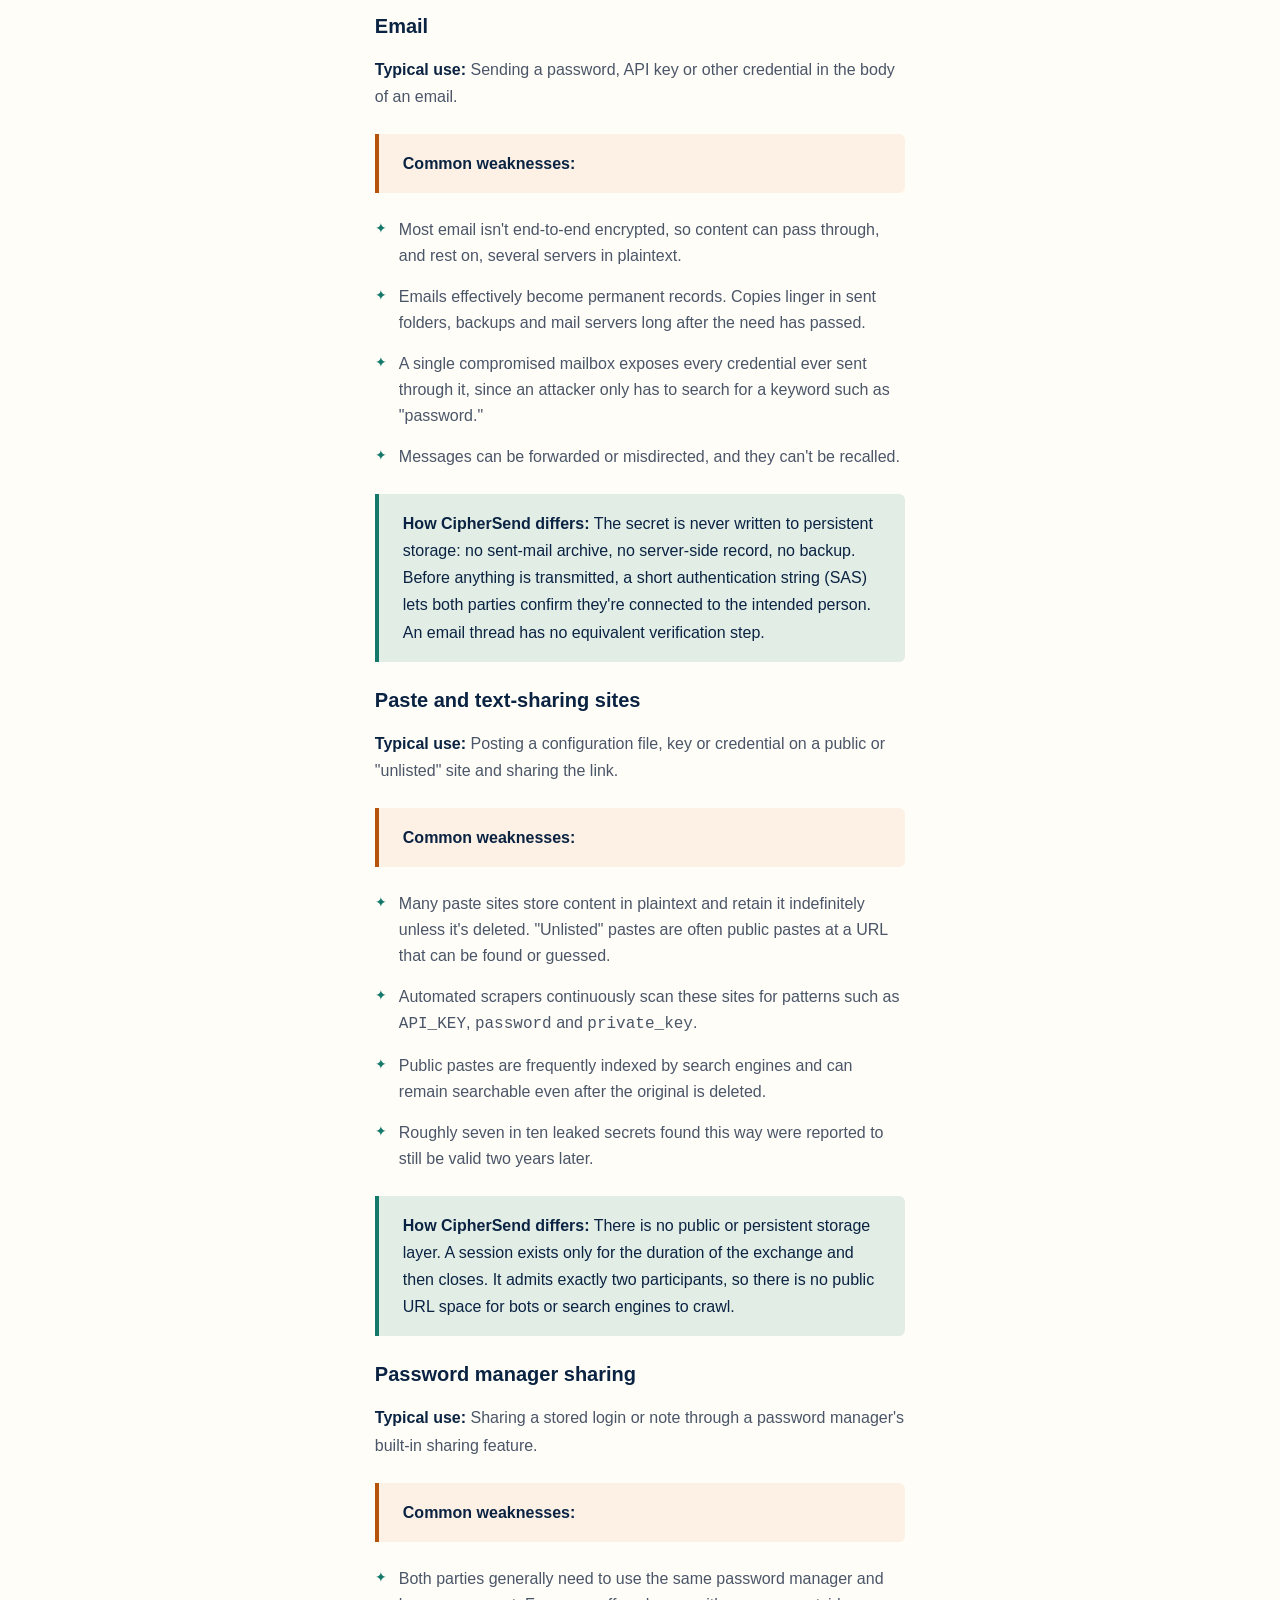
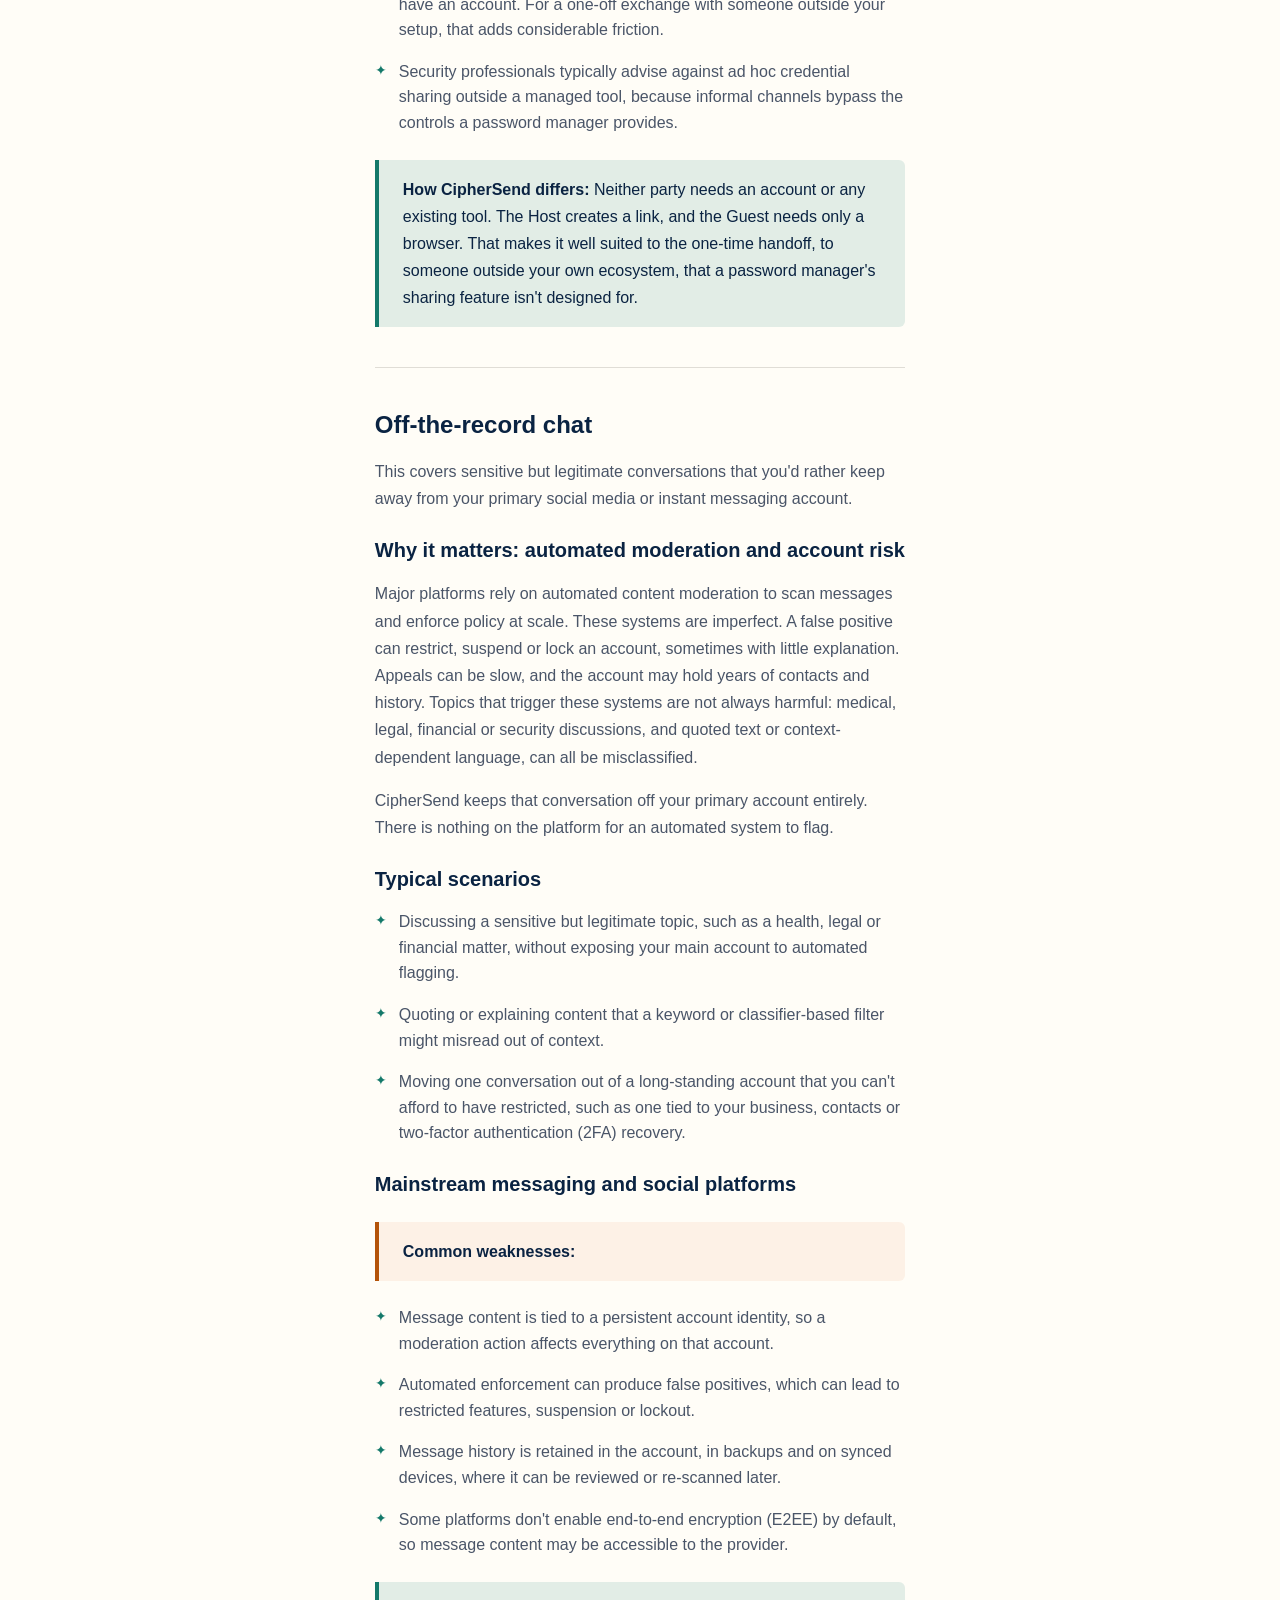
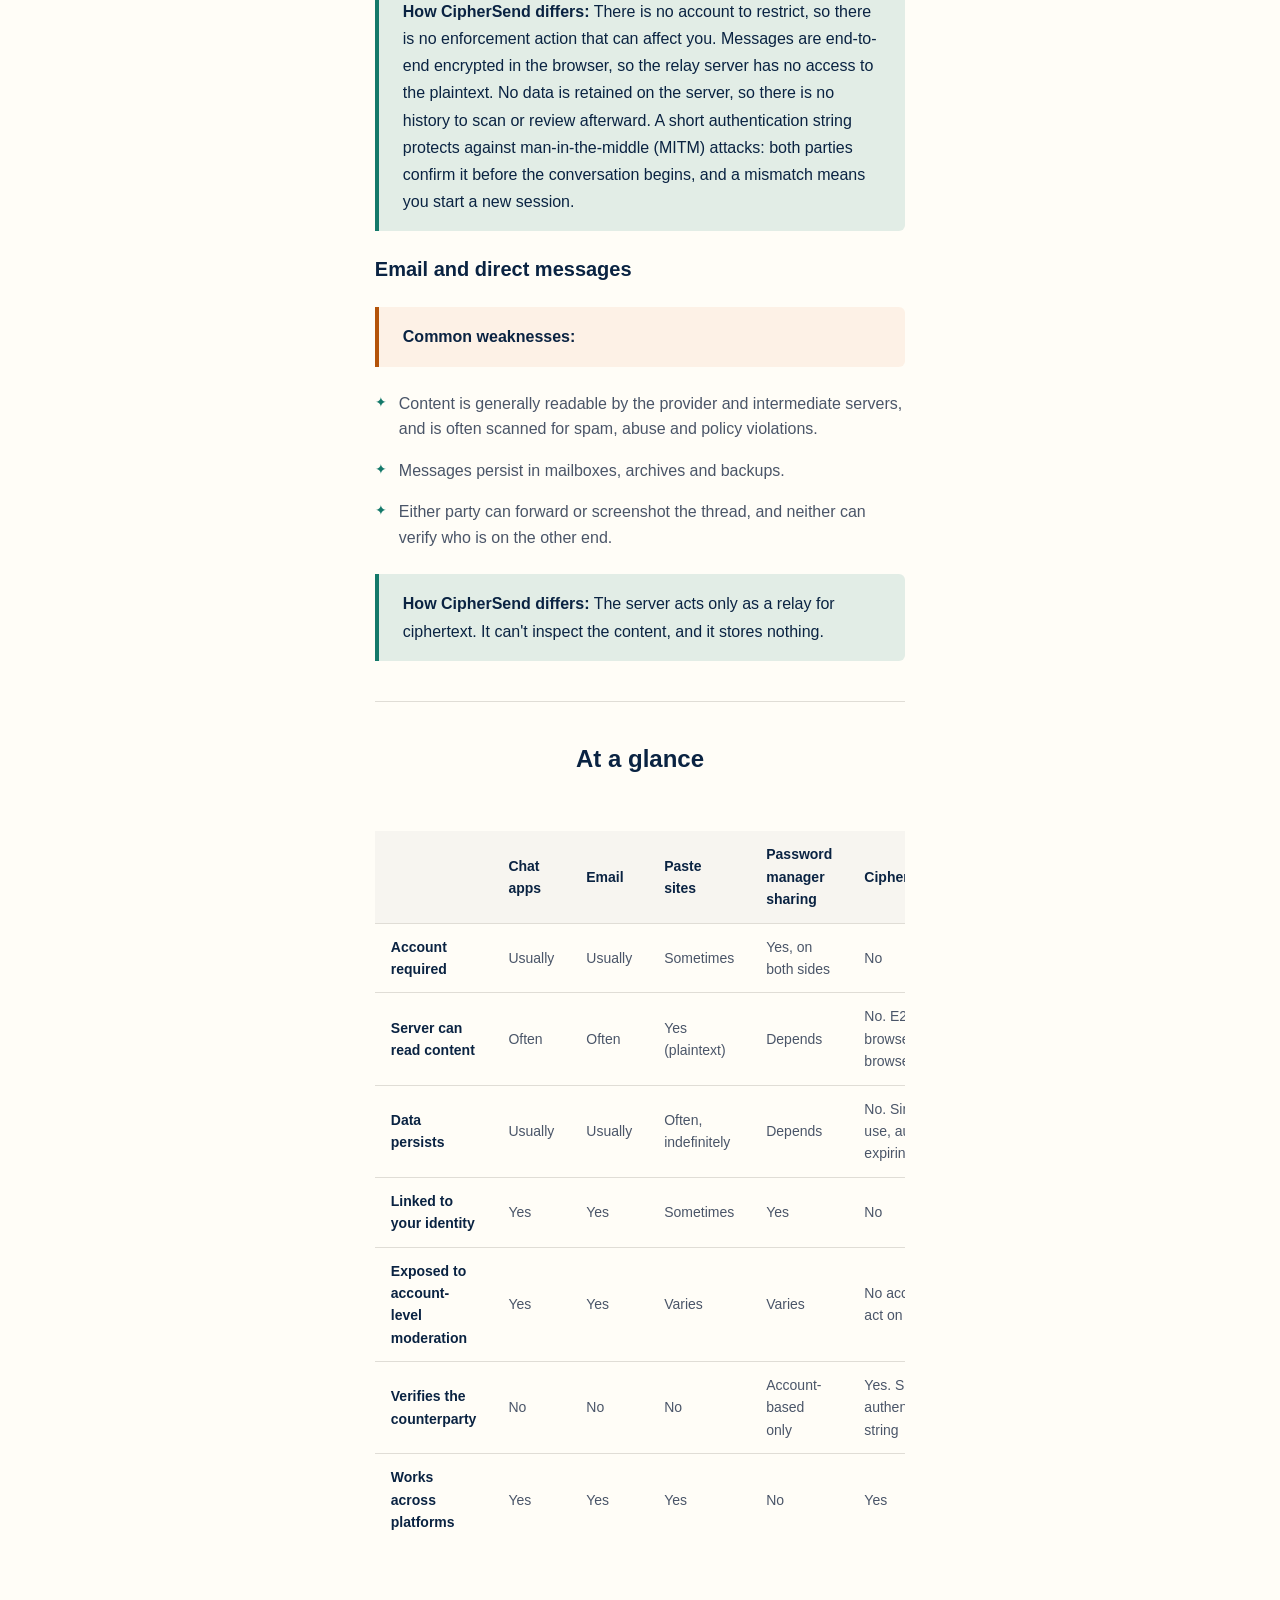
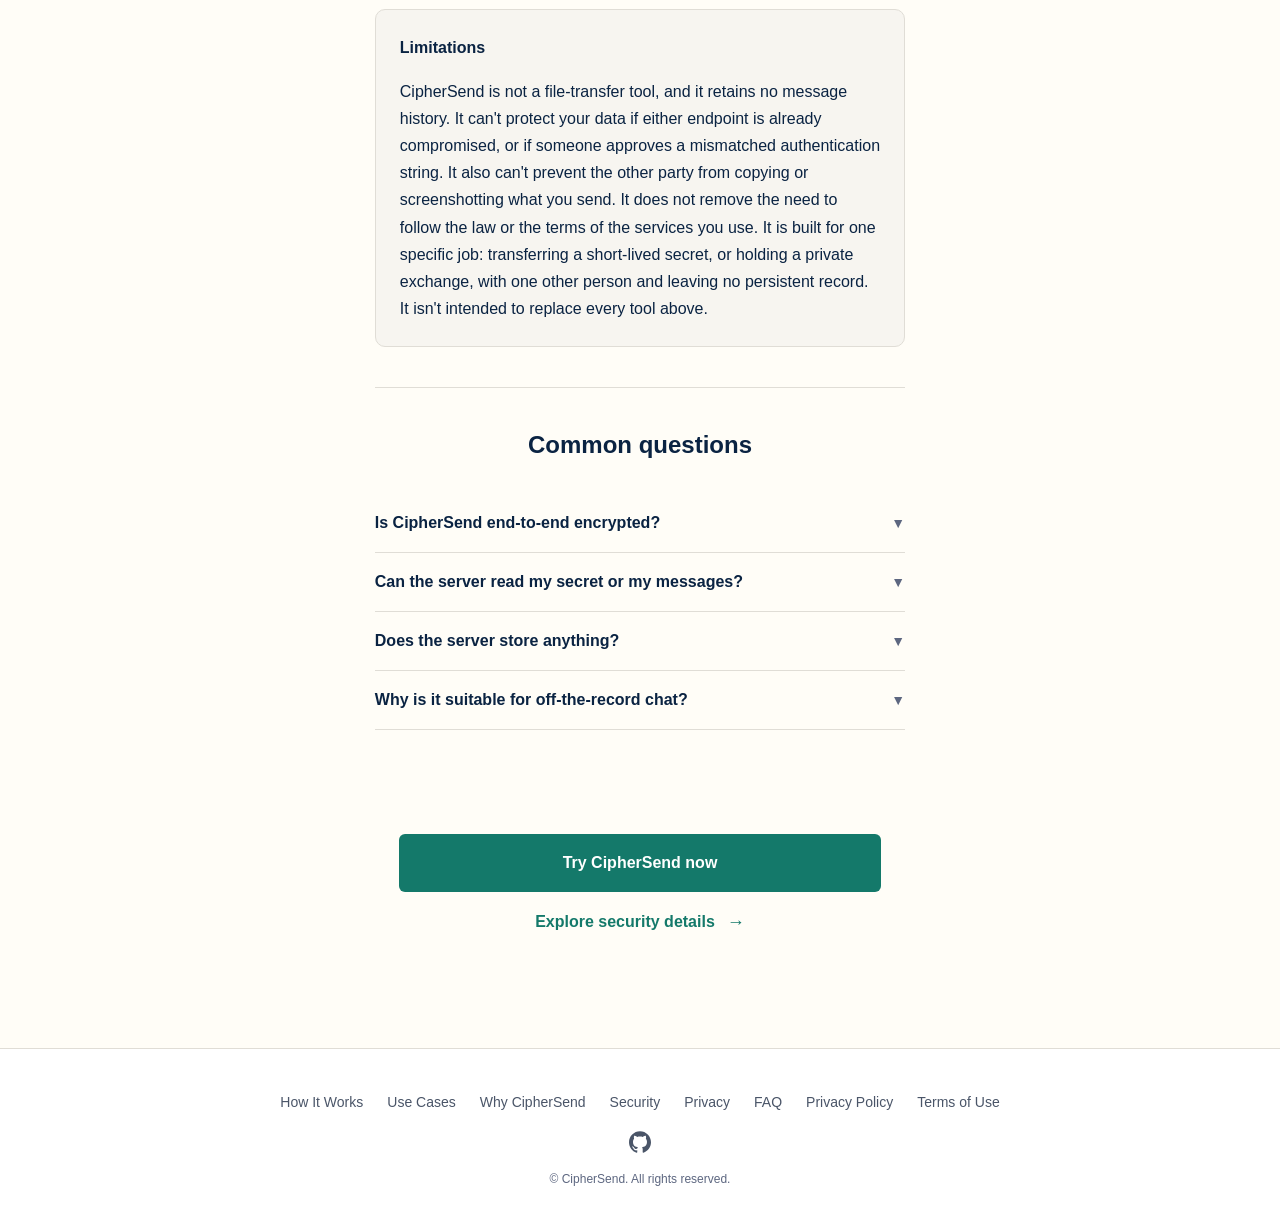
<file: why-ciphersend.html>
<!doctype html> <html lang="en"> <head> <script async src="https://www.googletagmanager.com/gtag/js?id=G-JEW09H6XM3"></script> <script defer src="/static/gtag.js"></script> <meta charset="UTF-8"> <meta name="viewport" content="width=device-width,initial-scale=1"> <title>Why CipherSend | Better Than Email, Chat &amp; Paste Tools</title> <meta name="description" content="How CipherSend compares to chat apps, email, and paste tools for one-time secrets: end-to-end encrypted, no saved history, and gone the moment it's used."> <meta name="robots" content="index, follow"> <link rel="canonical" href="/why-ciphersend"> <meta property="og:title" content="Why CipherSend | Better Than Email, Chat &amp; Paste Tools"> <meta property="og:description" content="How CipherSend compares to chat apps, email, and paste tools for one-time secrets: end-to-end encrypted, no saved history, and gone the moment it's used."> <meta property="og:type" content="article"> <meta property="og:url" content="/why-ciphersend"> <meta property="og:image" content="/static/logo.png"> <meta property="og:site_name" content="CipherSend"> <meta name="twitter:card" content="summary"> <meta name="twitter:title" content="Why CipherSend | Better Than Email, Chat &amp; Paste Tools"> <meta name="twitter:description" content="How CipherSend compares to chat apps, email, and paste tools for one-time secrets: end-to-end encrypted, no saved history, and gone the moment it's used."> <meta name="twitter:image" content="/static/logo.png"> <link rel="icon" href="/static/favicon.ico" sizes="48x48"> <link rel="icon" href="/static/favicon.svg" type="image/svg+xml"> <link rel="icon" type="image/png" sizes="96x96" href="/static/favicon-96x96.png"> <link rel="apple-touch-icon" href="/static/apple-touch-icon.png" sizes="180x180"> <link rel="manifest" href="/static/site.webmanifest"> <link rel="stylesheet" href="/assets/why-ciphersend-1899d82b275abe6f.css" crossorigin>   <link rel="alternate" type="text/markdown" href="/why-ciphersend.md">
  <script type="application/ld+json">
{
  "@context": "https://schema.org",
  "@graph": [
    {
      "@type": "WebSite",
      "@id": "/#website",
      "url": "/",
      "name": "CipherSend",
      "description": "Send a password, API key, private key, or TOTP seed straight to one person's browser — end-to-end encrypted, no account, and gone the moment it's used.",
      "publisher": {
        "@id": "/#organization"
      }
    },
    {
      "@type": "Organization",
      "@id": "/#organization",
      "url": "/",
      "name": "CipherSend",
      "logo": "/static/logo.png",
      "description": "Send a password, API key, private key, or TOTP seed straight to one person's browser — end-to-end encrypted, no account, and gone the moment it's used."
    },
    {
      "@type": "WebPage",
      "@id": "/why-ciphersend#webpage",
      "url": "/why-ciphersend",
      "name": "Why CipherSend | Better Than Email, Chat & Paste Tools",
      "description": "How CipherSend compares to chat apps, email, and paste tools for one-time secrets: end-to-end encrypted, no saved history, and gone the moment it's used.",
      "isPartOf": {
        "@id": "/#website"
      },
      "breadcrumb": {
        "@id": "/why-ciphersend#breadcrumb"
      }
    },
    {
      "@type": "BreadcrumbList",
      "@id": "/why-ciphersend#breadcrumb",
      "itemListElement": [
        {
          "@type": "ListItem",
          "position": 1,
          "name": "CipherSend",
          "item": "/"
        },
        {
          "@type": "ListItem",
          "position": 2,
          "name": "Why CipherSend",
          "item": "/why-ciphersend"
        }
      ]
    },
    {
      "@type": "FAQPage",
      "@id": "/why-ciphersend#common-questions",
      "mainEntity": [
        {
          "@type": "Question",
          "name": "Is CipherSend end-to-end encrypted?",
          "acceptedAnswer": {
            "@type": "Answer",
            "text": "Yes. Data is encrypted client-side in the sender's browser and decrypted only in the recipient's, using an ECDH key exchange and AES-256-GCM."
          }
        },
        {
          "@type": "Question",
          "name": "Can the server read my secret or my messages?",
          "acceptedAnswer": {
            "@type": "Answer",
            "text": "No. The server only relays encrypted data between the two browsers. It's designed never to interpret the contents."
          }
        },
        {
          "@type": "Question",
          "name": "Does the server store anything?",
          "acceptedAnswer": {
            "@type": "Answer",
            "text": "No. The secret, the encryption keys and the authentication string are never stored on the server, even temporarily."
          }
        },
        {
          "@type": "Question",
          "name": "Why is it suitable for off-the-record chat?",
          "acceptedAnswer": {
            "@type": "Answer",
            "text": "Messages are end-to-end encrypted, nothing is retained, and the server has no knowledge of you or your conversation. The authentication string protects against MITM attacks. And because no account is involved, your primary messaging account never sees the exchange, so an automated moderation error can't affect it."
          }
        }
      ]
    }
  ]
}
</script>
</head> <body> <div id="nav"> <nav class="main-nav" role="navigation" aria-label="Main navigation"> <a class="main-nav__logo" href="/"> <img src="/static/logo.png" alt="CipherSend" width="104" height="15"> </a> <ul class="main-nav__links"> <li><a href="/">Home</a></li> <li><a href="/how-it-works">How It Works</a></li> <li><a href="/use-cases">Use Cases</a></li> <li><a href="/why-ciphersend" aria-current="page">Why CipherSend</a></li> <li><a href="/security">Security</a></li> <li><a href="/privacy">Privacy</a></li> <li><a href="/faq">FAQ</a></li> </ul> <a class="app-btn main-nav__cta" href="/app">Create a secure link</a> <button class="main-nav__toggle" aria-label="Open menu" aria-expanded="false" aria-controls="nav-overlay">☰</button> </nav> <div class="nav-overlay" id="nav-overlay" role="dialog" aria-label="Navigation menu"> <button class="nav-overlay__close" aria-label="Close menu">✕</button> <ul class="nav-overlay__links"> <li><a href="/">Home</a></li> <li><a href="/how-it-works">How It Works</a></li> <li><a href="/use-cases">Use Cases</a></li> <li><a href="/why-ciphersend" aria-current="page">Why CipherSend</a></li> <li><a href="/security">Security</a></li> <li><a href="/privacy">Privacy</a></li> <li><a href="/faq">FAQ</a></li> <li><a href="/app" class="app-btn nav-overlay__cta">Create a secure link</a></li> </ul> </div> </div> <main class="article-layout"> <div class="article-body"> <div class="page-intro"> <h1>How CipherSend compares with common credential-sharing and messaging tools</h1> <p>Sensitive information is rarely exposed by a sophisticated attack. More often, it leaks through the everyday tools used to pass it along. CipherSend is designed for two use cases: sharing credentials and other secrets with one person, and holding a private, off-the-record conversation with one person. This page explains how the usual alternatives work, where they fall short, and how CipherSend's architecture differs.</p> </div> <div class="summary"> <p><b>In short:</b> Chat apps retain message history tied to your account. Email leaves a persistent, typically unencrypted record. Paste sites can store content indefinitely, where bots scrape it. CipherSend uses end-to-end encryption (E2EE) in the browser, requires no account, retains no data, and expires every session automatically.</p> </div> <section class="mb-8"> <h3>Sharing credentials and secrets</h3> <p class="mt-4">This covers passwords, API keys and tokens, private keys, TOTP seeds and recovery phrases.</p> <h4 class="mt-6">Chat and messaging apps</h4> <p class="mt-4"><b>Typical use:</b> Pasting a password, key or code into a conversation with a colleague, friend or support agent.</p> <div class="callout callout--warn mt-4"> <p><b>Common weaknesses:</b></p> </div> <ul class="highlight-list mt-4"> <li>Messages usually remain in chat history, where anyone with access to the account can search them, unless someone deletes them.</li> <li>Many platforms don't enable end-to-end encryption by default, so messages may be exposed in transit.</li> <li>A credential posted once in a group chat can be forwarded, screenshotted, or read by every current and future member of the thread.</li> </ul> <div class="callout mt-4"> <p><b>How CipherSend differs:</b> The secret is encrypted client-side in the sender's browser and decrypted only in the recipient's. The relay server can't read it. Each link and session is single-use and expires automatically, so no persistent thread remains to hold the secret.</p> </div> <h4 class="mt-6">Email</h4> <p class="mt-4"><b>Typical use:</b> Sending a password, API key or other credential in the body of an email.</p> <div class="callout callout--warn mt-4"> <p><b>Common weaknesses:</b></p> </div> <ul class="highlight-list mt-4"> <li>Most email isn't end-to-end encrypted, so content can pass through, and rest on, several servers in plaintext.</li> <li>Emails effectively become permanent records. Copies linger in sent folders, backups and mail servers long after the need has passed.</li> <li>A single compromised mailbox exposes every credential ever sent through it, since an attacker only has to search for a keyword such as "password."</li> <li>Messages can be forwarded or misdirected, and they can't be recalled.</li> </ul> <div class="callout mt-4"> <p><b>How CipherSend differs:</b> The secret is never written to persistent storage: no sent-mail archive, no server-side record, no backup. Before anything is transmitted, a short authentication string (SAS) lets both parties confirm they're connected to the intended person. An email thread has no equivalent verification step.</p> </div> <h4 class="mt-6">Paste and text-sharing sites</h4> <p class="mt-4"><b>Typical use:</b> Posting a configuration file, key or credential on a public or "unlisted" site and sharing the link.</p> <div class="callout callout--warn mt-4"> <p><b>Common weaknesses:</b></p> </div> <ul class="highlight-list mt-4"> <li>Many paste sites store content in plaintext and retain it indefinitely unless it's deleted. "Unlisted" pastes are often public pastes at a URL that can be found or guessed.</li> <li>Automated scrapers continuously scan these sites for patterns such as <code>API_KEY</code>, <code>password</code> and <code>private_key</code>.</li> <li>Public pastes are frequently indexed by search engines and can remain searchable even after the original is deleted.</li> <li>Roughly seven in ten leaked secrets found this way were reported to still be valid two years later.</li> </ul> <div class="callout mt-4"> <p><b>How CipherSend differs:</b> There is no public or persistent storage layer. A session exists only for the duration of the exchange and then closes. It admits exactly two participants, so there is no public URL space for bots or search engines to crawl.</p> </div> <h4 class="mt-6">Password manager sharing</h4> <p class="mt-4"><b>Typical use:</b> Sharing a stored login or note through a password manager's built-in sharing feature.</p> <div class="callout callout--warn mt-4"> <p><b>Common weaknesses:</b></p> </div> <ul class="highlight-list mt-4"> <li>Both parties generally need to use the same password manager and have an account. For a one-off exchange with someone outside your setup, that adds considerable friction.</li> <li>Security professionals typically advise against ad hoc credential sharing outside a managed tool, because informal channels bypass the controls a password manager provides.</li> </ul> <div class="callout mt-4"> <p><b>How CipherSend differs:</b> Neither party needs an account or any existing tool. The Host creates a link, and the Guest needs only a browser. That makes it well suited to the one-time handoff, to someone outside your own ecosystem, that a password manager's sharing feature isn't designed for.</p> </div> </section> <hr class="section-separator"> <section class="mb-8"> <h3>Off-the-record chat</h3> <p class="mt-4">This covers sensitive but legitimate conversations that you'd rather keep away from your primary social media or instant messaging account.</p> <h4 class="mt-6">Why it matters: automated moderation and account risk</h4> <p class="mt-4">Major platforms rely on automated content moderation to scan messages and enforce policy at scale. These systems are imperfect. A false positive can restrict, suspend or lock an account, sometimes with little explanation. Appeals can be slow, and the account may hold years of contacts and history. Topics that trigger these systems are not always harmful: medical, legal, financial or security discussions, and quoted text or context-dependent language, can all be misclassified.</p> <p class="mt-4">CipherSend keeps that conversation off your primary account entirely. There is nothing on the platform for an automated system to flag.</p> <h4 class="mt-6">Typical scenarios</h4> <ul class="highlight-list mt-4"> <li>Discussing a sensitive but legitimate topic, such as a health, legal or financial matter, without exposing your main account to automated flagging.</li> <li>Quoting or explaining content that a keyword or classifier-based filter might misread out of context.</li> <li>Moving one conversation out of a long-standing account that you can't afford to have restricted, such as one tied to your business, contacts or two-factor authentication (2FA) recovery.</li> </ul> <h4 class="mt-6">Mainstream messaging and social platforms</h4> <div class="callout callout--warn mt-4"> <p><b>Common weaknesses:</b></p> </div> <ul class="highlight-list mt-4"> <li>Message content is tied to a persistent account identity, so a moderation action affects everything on that account.</li> <li>Automated enforcement can produce false positives, which can lead to restricted features, suspension or lockout.</li> <li>Message history is retained in the account, in backups and on synced devices, where it can be reviewed or re-scanned later.</li> <li>Some platforms don't enable end-to-end encryption (E2EE) by default, so message content may be accessible to the provider.</li> </ul> <div class="callout mt-4"> <p><b>How CipherSend differs:</b> There is no account to restrict, so there is no enforcement action that can affect you. Messages are end-to-end encrypted in the browser, so the relay server has no access to the plaintext. No data is retained on the server, so there is no history to scan or review afterward. A short authentication string protects against man-in-the-middle (MITM) attacks: both parties confirm it before the conversation begins, and a mismatch means you start a new session.</p> </div> <h4 class="mt-6">Email and direct messages</h4> <div class="callout callout--warn mt-4"> <p><b>Common weaknesses:</b></p> </div> <ul class="highlight-list mt-4"> <li>Content is generally readable by the provider and intermediate servers, and is often scanned for spam, abuse and policy violations.</li> <li>Messages persist in mailboxes, archives and backups.</li> <li>Either party can forward or screenshot the thread, and neither can verify who is on the other end.</li> </ul> <div class="callout mt-4"> <p><b>How CipherSend differs:</b> The server acts only as a relay for ciphertext. It can't inspect the content, and it stores nothing.</p> </div> </section> <hr class="section-separator"> <section class="mb-8"> <h3 class="text-center mb-6">At a glance</h3> <div class="table-scroll"> <table class="comparison-table"> <thead> <tr> <th></th> <th>Chat apps</th> <th>Email</th> <th>Paste sites</th> <th>Password manager sharing</th> <th>CipherSend</th> </tr> </thead> <tbody> <tr> <td><b>Account required</b></td> <td>Usually</td> <td>Usually</td> <td>Sometimes</td> <td>Yes, on both sides</td> <td>No</td> </tr> <tr> <td><b>Server can read content</b></td> <td>Often</td> <td>Often</td> <td>Yes (plaintext)</td> <td>Depends</td> <td>No. E2EE, browser to browser</td> </tr> <tr> <td><b>Data persists</b></td> <td>Usually</td> <td>Usually</td> <td>Often, indefinitely</td> <td>Depends</td> <td>No. Single-use, auto-expiring</td> </tr> <tr> <td><b>Linked to your identity</b></td> <td>Yes</td> <td>Yes</td> <td>Sometimes</td> <td>Yes</td> <td>No</td> </tr> <tr> <td><b>Exposed to account-level moderation</b></td> <td>Yes</td> <td>Yes</td> <td>Varies</td> <td>Varies</td> <td>No account to act on</td> </tr> <tr> <td><b>Verifies the counterparty</b></td> <td>No</td> <td>No</td> <td>No</td> <td>Account-based only</td> <td>Yes. Short authentication string</td> </tr> <tr> <td><b>Works across platforms</b></td> <td>Yes</td> <td>Yes</td> <td>Yes</td> <td>No</td> <td>Yes</td> </tr> </tbody> </table> </div> </section> <div class="summary"> <p><b>Limitations</b></p> <p class="mt-4">CipherSend is not a file-transfer tool, and it retains no message history. It can't protect your data if either endpoint is already compromised, or if someone approves a mismatched authentication string. It also can't prevent the other party from copying or screenshotting what you send. It does not remove the need to follow the law or the terms of the services you use. It is built for one specific job: transferring a short-lived secret, or holding a private exchange, with one other person and leaving no persistent record. It isn't intended to replace every tool above.</p> </div> <hr class="section-separator"> <section class="mb-8"> <div class="section__heading"> <h3>Common questions</h3> </div> <div class="qa-block"> <div class="qa-item"> <button class="qa-item__trigger" aria-expanded="false"> Is CipherSend end-to-end encrypted? <span class="qa-item__chevron">▼</span> </button> <div class="qa-item__answer"> <p>Yes. Data is encrypted client-side in the sender's browser and decrypted only in the recipient's, using an ECDH key exchange and AES-256-GCM.</p> </div> </div> <div class="qa-item"> <button class="qa-item__trigger" aria-expanded="false"> Can the server read my secret or my messages? <span class="qa-item__chevron">▼</span> </button> <div class="qa-item__answer"> <p>No. The server only relays encrypted data between the two browsers. It's designed never to interpret the contents.</p> </div> </div> <div class="qa-item"> <button class="qa-item__trigger" aria-expanded="false"> Does the server store anything? <span class="qa-item__chevron">▼</span> </button> <div class="qa-item__answer"> <p>No. The secret, the encryption keys and the authentication string are never stored on the server, even temporarily.</p> </div> </div> <div class="qa-item"> <button class="qa-item__trigger" aria-expanded="false"> Why is it suitable for off-the-record chat? <span class="qa-item__chevron">▼</span> </button> <div class="qa-item__answer"> <p>Messages are end-to-end encrypted, nothing is retained, and the server has no knowledge of you or your conversation. The authentication string protects against MITM attacks. And because no account is involved, your primary messaging account never sees the exchange, so an automated moderation error can't affect it.</p> </div> </div> </div> </section> <div class="cta-section"> <div class="button-holder button-holder--column"> <a href="/app" class="app-btn app-btn--lg app-btn--block">Try CipherSend now</a> <a href="/security" class="page-teleport page-teleport--block">Explore security details</a> </div> </div> </div> </main> <div id="footer"> <footer class="main-footer"> <div class="main-footer__inner"> <ul class="main-footer__links"> <li><a href="/how-it-works">How It Works</a></li> <li><a href="/use-cases">Use Cases</a></li> <li><a href="/why-ciphersend">Why CipherSend</a></li> <li><a href="/security">Security</a></li> <li><a href="/privacy">Privacy</a></li> <li><a href="/faq">FAQ</a></li> <li><a href="/privacy-policy">Privacy Policy</a></li> <li><a href="/terms-of-use">Terms of Use</a></li> </ul> <a class="main-footer__gh" href="https://github.com/cody-zero/cipher-send" rel="noopener" aria-label="CipherSend on GitHub"> <svg viewBox="0 0 24 24" width="22" height="22" role="img" aria-hidden="true" focusable="false">
        <path d="M12 .297c-6.63 0-12 5.373-12 12 0 5.303 3.438 9.8 8.205 11.385.6.113.82-.258.82-.577 0-.285-.01-1.04-.015-2.04-3.338.724-4.042-1.61-4.042-1.61C4.422 18.07 3.633 17.7 3.633 17.7c-1.087-.744.084-.729.084-.729 1.205.084 1.838 1.236 1.838 1.236 1.07 1.835 2.809 1.305 3.495.998.108-.776.417-1.305.76-1.605-2.665-.3-5.466-1.332-5.466-5.93 0-1.31.465-2.38 1.235-3.22-.135-.303-.54-1.523.105-3.176 0 0 1.005-.322 3.3 1.23.96-.267 1.98-.399 3-.405 1.02.006 2.04.138 3 .405 2.28-1.552 3.285-1.23 3.285-1.23.645 1.653.24 2.873.12 3.176.765.84 1.23 1.91 1.23 3.22 0 4.61-2.805 5.625-5.475 5.92.42.36.81 1.096.81 2.22 0 1.606-.015 2.896-.015 3.286 0 .315.21.69.825.57C20.565 22.092 24 17.592 24 12.297c0-6.627-5.373-12-12-12"/>
      </svg> </a> <p class="main-footer__copy">© CipherSend. All rights reserved.</p> </div> </footer> </div> <script type="module" src="/assets/why-ciphersend-d7bb633569cb6a3b.js"></script> </body> </html>
</file>
<file: assets/index-04539747b999bf1a.css>
:root{--navy: #0a2342;--teal: #14796a;--sage: #84bc9c;--cream: #fffdf7;--pink: #f46197;--bg: var(--cream);--surface: #ffffff;--surface-raised: #f7f5f0;--border: #e0ddd6;--text: var(--navy);--text-dim: #4a5568;--text-faint: #5d6780;--accent: var(--teal);--accent-hover: #0e6256;--accent-light: rgba(20, 121, 106, .12);--danger: #e53e3e;--danger-light: rgba(229, 62, 62, .1);--warn: #b45309;--success: var(--teal);--focus-ring: 0 0 0 3px rgba(20, 121, 106, .4);--font-sans: -apple-system, BlinkMacSystemFont, "Segoe UI", Roboto, Oxygen, Ubuntu, Cantarell, "Helvetica Neue", sans-serif;--font-mono: "SFMono-Regular", Consolas, "Liberation Mono", Menlo, monospace;--fs-xs: .75rem;--fs-sm: .875rem;--fs-base: 1rem;--fs-md: 1.125rem;--fs-lg: 1.25rem;--fs-xl: 1.5rem;--fs-2xl: 2rem;--fs-3xl: 2.5rem;--fs-4xl: 3rem;--sp-1: .25rem;--sp-2: .5rem;--sp-3: .75rem;--sp-4: 1rem;--sp-5: 1.25rem;--sp-6: 1.5rem;--sp-8: 2rem;--sp-10: 2.5rem;--sp-12: 3rem;--sp-16: 4rem;--sp-20: 5rem;--sp-24: 6rem;--radius-sm: 4px;--radius: 6px;--radius-lg: 10px;--radius-xl: 16px;--shadow-sm: 0 1px 2px rgba(10, 35, 66, .06);--shadow: 0 1px 3px rgba(10, 35, 66, .1), 0 1px 2px rgba(10, 35, 66, .06);--shadow-md: 0 4px 6px rgba(10, 35, 66, .07), 0 2px 4px rgba(10, 35, 66, .06);--shadow-lg: 0 10px 15px rgba(10, 35, 66, .1), 0 4px 6px rgba(10, 35, 66, .05);--duration-fast: .12s;--duration-normal: .24s;--max-width: 72rem;--content-width: 65ch}@media(prefers-reduced-motion:reduce){*,*:before,*:after{animation-duration:.01ms!important;animation-iteration-count:1!important;transition-duration:.01ms!important}}*,*:before,*:after{box-sizing:border-box;margin:0;padding:0}html{-webkit-text-size-adjust:100%;scroll-behavior:smooth}body{font-family:var(--font-sans);font-size:var(--fs-base);line-height:1.6;color:var(--text);background:var(--bg);-webkit-font-smoothing:antialiased;-moz-osx-font-smoothing:grayscale}img,svg{display:block;max-width:100%}a{color:var(--accent);text-decoration:none}a:hover{color:var(--accent-hover);text-decoration:underline}a:visited{color:var(--accent)}::selection{background:var(--accent-light);color:var(--text)}:focus-visible{outline:none;box-shadow:var(--focus-ring)}.sr-only{position:absolute;width:1px;height:1px;padding:0;margin:-1px;overflow:hidden;clip:rect(0,0,0,0);white-space:nowrap;border:0}h1{font-size:var(--fs-3xl);font-weight:700;line-height:1.2;letter-spacing:-.02em;color:var(--text)}h2{font-size:var(--fs-2xl);font-weight:700;line-height:1.3;letter-spacing:-.01em;color:var(--text)}h3{font-size:var(--fs-xl);font-weight:600;line-height:1.4;color:var(--text)}h4{font-size:var(--fs-lg);font-weight:600;line-height:1.4;color:var(--text)}h5{font-size:var(--fs-md);font-weight:600;line-height:1.5;color:var(--text)}p{font-size:var(--fs-base);line-height:1.7;color:var(--text-dim);max-width:var(--content-width)}b,strong{font-weight:600;color:var(--text)}.article-layout{display:flex;flex-direction:column;align-items:center;min-height:100vh;padding-top:6rem;padding-bottom:var(--sp-16)}.article-layout .article-body{max-width:var(--content-width);width:100%;padding:0 var(--sp-6)}.document-layout{display:flex;flex-direction:column;min-height:100vh;padding-top:6rem;padding-bottom:var(--sp-16)}.document-layout .document-body{max-width:52rem;width:100%;padding:0 var(--sp-6);margin:0 auto}.app-step-layout{display:flex;flex-direction:column;align-items:center;justify-content:center;min-height:100vh;padding:var(--sp-6)}.app-chat-layout{display:flex;flex-direction:column;height:100vh;height:100dvh;max-width:52rem;margin:0 auto}.main-nav__logo img{height:2rem;width:auto}.main-nav .main-nav__cta{display:none}.nav-overlay__links{list-style:none;display:flex;flex-direction:column;gap:var(--sp-6)}.btn{display:inline-flex;align-items:center;justify-content:center;gap:var(--sp-2);padding:var(--sp-3) var(--sp-6);font-family:var(--font-sans);font-size:var(--fs-sm);font-weight:600;line-height:1.4;border:1px solid transparent;border-radius:var(--radius);cursor:pointer;text-decoration:none;transition:background var(--duration-fast),color var(--duration-fast),border-color var(--duration-fast),box-shadow var(--duration-fast);min-height:2.5rem}.btn:visited{color:inherit}.btn:focus-visible{box-shadow:var(--focus-ring)}.btn--primary{background:var(--accent);color:#fff;border-color:var(--accent)}.btn--primary:hover{background:var(--accent-hover);border-color:var(--accent-hover);color:#fff;text-decoration:none}.btn--primary:disabled,.btn--primary:disabled:hover,.btn--primary[disabled],.btn--primary[disabled]:hover{background:var(--surface-raised);border-color:var(--border);color:var(--text-faint);cursor:not-allowed;text-decoration:none}.btn:disabled{cursor:not-allowed}.btn--primary:visited{color:#fff}.btn--secondary{background:var(--surface);color:var(--text);border-color:var(--border)}.btn--secondary:hover{background:var(--surface-raised);border-color:var(--text-faint);text-decoration:none}.btn--danger{background:var(--danger);color:#fff;border-color:var(--danger)}.btn--danger:hover{background:#c53030;border-color:#c53030;color:#fff}.btn--ghost{background:transparent;color:var(--text-dim);border-color:transparent}.btn--ghost:hover{background:var(--surface-raised);color:var(--text);text-decoration:none}.btn--lg{padding:var(--sp-4) var(--sp-8);font-size:var(--fs-base);min-height:3rem}.btn--icon{padding:var(--sp-2);min-width:2.5rem;min-height:2.5rem}.btn--sm{padding:var(--sp-2) var(--sp-3);font-size:var(--fs-xs);min-height:2rem}.main-footer__inner{max-width:var(--max-width);margin:0 auto;display:flex;flex-direction:column;gap:var(--sp-6)}.main-footer__links{list-style:none;display:flex;flex-wrap:wrap;gap:var(--sp-4) var(--sp-6)}.main-footer__copy{font-size:var(--fs-xs);color:var(--text-faint)}.section{width:100%;max-width:var(--max-width);padding:var(--sp-12) var(--sp-6)}.section__heading{text-align:center;margin-bottom:var(--sp-8)}.section__heading h2{margin-bottom:var(--sp-3)}.section__heading p{margin:0 auto;text-align:center}.feature-grid{display:grid;grid-template-columns:1fr;gap:var(--sp-6);max-width:var(--max-width)}.feature-grid--2,.feature-grid--4{grid-template-columns:repeat(2,1fr)}@media(min-width:768px){.feature-grid--4{grid-template-columns:repeat(4,1fr)}}@media(min-width:640px){.feature-grid--2{grid-template-columns:repeat(2,1fr)}}.feature-card{background:var(--surface);border:1px solid var(--border);border-radius:var(--radius-lg);padding:var(--sp-6);box-shadow:var(--shadow-sm)}.feature-card h3{font-size:var(--fs-base);margin-bottom:var(--sp-2)}.feature-card p{font-size:var(--fs-sm);color:var(--text-dim)}.highlight-list{list-style:none;display:flex;flex-direction:column;gap:var(--sp-4);max-width:var(--content-width)}.highlight-list li{padding-left:var(--sp-6);position:relative;line-height:1.6;color:var(--text-dim)}.highlight-list li:before{content:"\2726";position:absolute;left:0;color:var(--accent);font-size:var(--fs-sm)}.highlight-list li p{color:inherit}.callout{border-left:4px solid var(--accent);background:var(--accent-light);border-radius:0 var(--radius) var(--radius) 0;padding:var(--sp-4) var(--sp-6);margin:var(--sp-6) 0}.callout p{color:var(--text)}.callout--warn{border-left-color:var(--warn);background:#dd6b2014}.callout--danger{border-left-color:var(--danger);background:var(--danger-light)}.carousel{display:flex;gap:var(--sp-4);overflow-x:auto;scroll-snap-type:none;-webkit-overflow-scrolling:touch;padding:var(--sp-4) 0;scrollbar-width:thin;overscroll-behavior-inline:contain}.carousel::-webkit-scrollbar{height:6px}.carousel::-webkit-scrollbar-thumb{background:var(--border);border-radius:3px}.qa-item__chevron{font-size:var(--fs-sm);transition:transform var(--duration-normal);color:var(--text-faint);flex-shrink:0}.page-btn{display:inline-flex;align-items:center;justify-content:center;gap:var(--sp-2);padding:var(--sp-3) var(--sp-6);background:var(--surface);color:var(--accent);border:1px solid var(--border);border-radius:var(--radius);font-family:var(--font-sans);font-size:var(--fs-sm);font-weight:600;cursor:pointer;text-decoration:none;transition:background var(--duration-fast),color var(--duration-fast),border-color var(--duration-fast);min-height:2.5rem}.page-btn:hover{background:var(--accent);border-color:var(--accent);color:#fff;text-decoration:none}.page-btn:visited{color:var(--accent)}.page-btn:visited:hover{color:#fff}.std-list{list-style:none;display:flex;flex-direction:column;gap:var(--sp-4);max-width:var(--content-width)}.std-list li{padding-left:var(--sp-6);position:relative;line-height:1.6;color:var(--text-dim)}.std-list li:before{content:"\2014";position:absolute;left:0;color:var(--accent);font-weight:600}.comparison-table{width:100%;border-collapse:collapse;font-size:var(--fs-sm);margin:var(--sp-8) 0}.comparison-table th,.comparison-table td{padding:var(--sp-3) var(--sp-4);text-align:left;border-bottom:1px solid var(--border)}.comparison-table th{font-weight:600;color:var(--text);background:var(--surface-raised)}.comparison-table td{color:var(--text-dim)}.comparison-table tr:last-child td{border-bottom:none}@media(max-width:640px){.comparison-table{font-size:var(--fs-xs)}.comparison-table th,.comparison-table td{padding:var(--sp-2) var(--sp-3)}}.focus-box{background:var(--surface);border:1px solid var(--border);border-radius:var(--radius-xl);box-shadow:var(--shadow-lg);padding:var(--sp-8);width:100%;max-width:28rem;text-align:center}.focus-box__logo{display:flex;justify-content:center;margin-bottom:var(--sp-6)}.focus-box__logo img{height:2rem}.focus-box__title{font-size:var(--fs-xl);font-weight:700;margin-bottom:var(--sp-4)}.focus-box__content{color:var(--text-dim)}.focus-box__content p{margin:0 auto;text-align:center}.focus-box__content .app-share-intro{font-size:var(--fs-lg);font-weight:400;color:var(--text);margin:0 auto var(--sp-4)}.focus-box__content .qr-placeholder{display:flex;align-items:center;justify-content:center;width:fit-content;margin:var(--sp-4) auto;padding:var(--sp-2);background:var(--surface-raised);border:1px solid var(--border);border-radius:var(--radius)}.focus-box__content .qr-placeholder svg{display:block;width:100%;height:auto;max-width:10.5rem}.focus-box__content .channel-url{font-family:var(--font-mono);font-size:var(--fs-sm);word-break:break-all;background:var(--surface-raised);padding:var(--sp-2) var(--sp-3);border-radius:var(--radius-sm);margin:var(--sp-3) 0;display:inline-block;color:var(--text)}.focus-box__content .status{font-size:var(--fs-sm);color:var(--text-faint);margin-top:var(--sp-4)}.focus-box__content .security-phrase{font-family:var(--font-mono);font-size:var(--fs-xl);font-weight:700;letter-spacing:.05em;color:var(--accent);margin:var(--sp-4) 0;padding:var(--sp-4);background:var(--accent-light);border-radius:var(--radius);border:1px solid rgba(44,165,141,.2)}.focus-box__actions{display:flex;flex-direction:column;gap:var(--sp-3);margin-top:var(--sp-6);align-items:center}.focus-box__countdown{width:100%;height:4px;background:var(--surface-raised);border-radius:2px;overflow:hidden;margin-top:var(--sp-4)}.focus-box__countdown-bar{height:100%;width:100%;background:var(--accent);border-radius:2px;transition:width 1s linear}.chat{display:flex;flex-direction:column;height:100vh;height:100dvh;max-width:52rem;margin:0 auto}.chat__header{display:flex;align-items:center;justify-content:space-between;padding:var(--sp-3) var(--sp-4);border-bottom:1px solid var(--border);background:var(--surface)}.chat__header-left{display:flex;align-items:center;gap:var(--sp-3)}.chat__header-left img{height:1.5rem}.chat__menu-btn{display:flex;align-items:center;justify-content:center;width:2rem;height:2rem;border:1px solid var(--border);border-radius:var(--radius-sm);background:var(--surface);color:var(--text);font-size:var(--fs-sm);cursor:pointer}.chat__menu-btn:hover{background:var(--surface-raised)}.chat__menu{display:none;position:absolute;top:100%;right:0;margin-top:var(--sp-2);background:var(--surface);border:1px solid var(--border);border-radius:var(--radius);box-shadow:var(--shadow-md);min-width:14rem;z-index:50}.chat__menu.is-open{display:block}.chat__menu a{display:block;padding:var(--sp-3) var(--sp-4);font-size:var(--fs-sm);color:var(--text);text-decoration:none;border-bottom:1px solid var(--border)}.chat__menu a:last-child{border-bottom:none}.chat__menu a:hover{background:var(--surface-raised);color:var(--accent)}.chat__menu a:visited{color:var(--text)}.chat__history{flex:1;overflow-y:auto;padding:var(--sp-4);display:flex;flex-direction:column;gap:var(--sp-3);background:var(--bg)}.chat-bubble-row{display:flex;flex-direction:column}.chat-bubble-row--self{align-items:flex-end}.chat-bubble-row--peer{align-items:flex-start}.chat-bubble{position:relative;max-width:80%;padding:var(--sp-3) var(--sp-4);border-radius:var(--radius-lg);font-size:var(--fs-sm);line-height:1.5;word-break:break-word;cursor:pointer}.chat-bubble--self{background:var(--accent);color:#fff;border-bottom-right-radius:var(--radius-sm)}.chat-bubble--peer{background:var(--surface);border:1px solid var(--border);color:var(--text);border-bottom-left-radius:var(--radius-sm)}.chat-bubble__content{min-height:1em;font-family:var(--font-mono);white-space:pre-wrap;overflow-wrap:anywhere;transition:color .2s}.chat-bubble__progress{position:absolute;top:0;left:0;width:100%;height:3px;background:var(--accent);border-radius:var(--radius-sm) var(--radius-sm) 0 0;opacity:0;transform-origin:left;transform:scaleX(1);pointer-events:none}.chat-bubble--self .chat-bubble__progress{background:#ffffff73}.chat-bubble__progress--active{opacity:1;animation:bubble-countdown var(--chat-countdown, 10s) linear forwards}@keyframes bubble-countdown{0%{transform:scaleX(1)}to{transform:scaleX(0)}}.chat__input-bar{padding:var(--sp-3) var(--sp-4);border-top:1px solid var(--border);background:var(--surface);display:flex;flex-direction:column;gap:var(--sp-2)}.chat__input-bar textarea{width:100%;min-height:2.5rem;max-height:10rem;padding:var(--sp-3);font-family:var(--font-sans);font-size:var(--fs-base);line-height:1.5;border:1px solid var(--border);border-radius:var(--radius);resize:none;background:var(--bg);color:var(--text)}.chat__input-bar textarea:focus{outline:none;border-color:var(--accent);box-shadow:var(--focus-ring)}.chat__input-bar textarea::placeholder{color:var(--text-faint)}.chat__input-actions{display:flex;gap:var(--sp-2);justify-content:flex-end}.chat__counter{align-self:center;margin-right:auto;font-size:var(--fs-xs);color:var(--text-faint)}.chat__counter.is-max{color:var(--pink)}.chat__peer-left{display:flex;align-items:center;min-height:2.5rem;padding:var(--sp-3);border:1px solid var(--border);border-radius:var(--radius);background:var(--bg);font-size:var(--fs-base);line-height:1.5;color:var(--text)}.chat__validity{width:100%;height:4px;border-radius:2px;background:var(--border);overflow:hidden}.chat__validity-bar{height:100%;width:100%;border-radius:2px;background:var(--accent);transition:width .3s linear}.chat__clear-wrap{position:relative;display:inline-flex}.chat__clear-wrap .btn.is-arm{background:var(--accent);color:#fff;border-color:var(--accent)}.chat__clear-wrap .btn.is-arm:hover{background:var(--accent-hover);border-color:var(--accent-hover);color:#fff}.chat__tip{position:absolute;bottom:calc(100% + var(--sp-2));right:0;z-index:20;padding:var(--sp-2) var(--sp-3);background:var(--navy);color:#fff;border-radius:var(--radius);font-size:var(--fs-xs);line-height:1.3;white-space:nowrap;box-shadow:var(--shadow-md)}.chat__tip:after{content:"";position:absolute;top:100%;right:.9rem;border:5px solid transparent;border-top-color:var(--navy)}.chat__clear-countdown{position:absolute;inset:0;border-radius:var(--radius);overflow:hidden;pointer-events:none;opacity:0}.chat__clear-wrap .btn.is-arm+.chat__clear-countdown{opacity:1}.chat__clear-countdown-bar{height:100%;width:100%;background:#0a234238}.page-intro{text-align:center;max-width:40rem;margin:0 auto var(--sp-10);padding:0 var(--sp-6)}.page-intro h1{margin-bottom:var(--sp-4)}.page-intro p{margin:0 auto;text-align:center;font-size:var(--fs-md)}.cta-section{text-align:center;padding:var(--sp-12) var(--sp-6)}.cta-section p{margin:0 auto var(--sp-6);text-align:center}.page-nav{display:flex;flex-wrap:wrap;gap:var(--sp-3);margin-top:var(--sp-6)}.page-nav a{font-size:var(--fs-sm);font-weight:500}.button-holder{display:flex;align-items:center;justify-content:space-between;gap:var(--sp-3);flex-wrap:wrap;margin-top:var(--sp-6)}.button-holder--column{flex-direction:column;align-items:center;justify-content:center;gap:var(--sp-4)}.button-holder a:not(.app-btn):not(.page-teleport):not(.post-teleport)[class]{font-size:var(--fs-sm);font-weight:500}.text-center{text-align:center}.text-accent{color:var(--accent)}.text-pink{color:var(--pink)}.mt-4{margin-top:var(--sp-4)}.mt-6{margin-top:var(--sp-6)}.mt-8{margin-top:var(--sp-8)}.mb-4{margin-bottom:var(--sp-4)}.mb-6{margin-bottom:var(--sp-6)}.mb-8{margin-bottom:var(--sp-8)}.is-hidden{display:none!important}.chat__menu-anchor{position:relative}.table-scroll{overflow-x:auto}.text-muted-i{font-style:italic;color:var(--text-faint)}.home-layout{display:flex;flex-direction:column;align-items:center;min-height:100vh;padding-top:4rem}.home-layout .hero{margin-left:auto;margin-right:auto}.home-layout .section{display:flex;flex-direction:column;align-items:center;text-align:center}.home-layout .guide{text-align:left}.home-layout .carousel{text-align:left;justify-content:flex-start}.home-layout .summary,.home-layout .qa-block{margin-left:auto;margin-right:auto}.home-layout .qa-block{width:min(42rem,100%);max-width:100%;text-align:left}.home-layout .section-separator{margin-left:auto;margin-right:auto;width:min(64rem,90%)}.home-layout p{margin-left:auto;margin-right:auto}#nav{position:sticky;top:0;z-index:100}.main-nav{position:sticky;top:0;z-index:100;display:flex;align-items:center;justify-content:space-between;padding:var(--sp-4) var(--sp-6);background:#fffdf7eb;backdrop-filter:blur(12px);border-bottom:1px solid var(--border)}.main-nav__logo{display:flex;align-items:center;gap:var(--sp-3);font-size:var(--fs-lg);font-weight:700;color:var(--text);text-decoration:none}.main-nav__logo:hover{color:var(--text);text-decoration:none}.main-nav__logo:visited{color:var(--text)}.main-nav__logo img{height:1.5rem;width:auto}.main-nav .main-nav__cta{display:none;align-items:center;gap:var(--sp-2);padding:var(--sp-2) var(--sp-5);background:var(--accent);color:#fff;border-radius:999px;font-family:var(--font-sans);font-size:var(--fs-sm);font-weight:600;text-decoration:none;transition:background var(--duration-fast)}.main-nav__cta:hover{background:var(--accent-hover);color:#fff;text-decoration:none}.main-nav__cta:visited{color:#fff}.main-nav__links{display:none;list-style:none;gap:var(--sp-6)}.main-nav__links a{font-size:var(--fs-sm);font-weight:500;color:var(--text-dim);text-decoration:none;transition:color var(--duration-fast)}.main-nav__links a:hover{color:var(--accent);text-decoration:none}.main-nav__links a[aria-current=page]{color:var(--accent);font-weight:600}.main-nav__toggle{display:flex;align-items:center;justify-content:center;width:2.5rem;height:2.5rem;border:1px solid var(--border);border-radius:var(--radius);background:var(--surface);color:var(--text);font-size:var(--fs-lg);cursor:pointer}.main-nav__toggle:hover{background:var(--surface-raised)}.nav-overlay{display:none;position:fixed;inset:0;z-index:200;background:var(--bg);flex-direction:column;padding:var(--sp-6)}.nav-overlay.is-open{display:flex}.nav-overlay__close{align-self:flex-end;width:2.5rem;height:2.5rem;display:flex;align-items:center;justify-content:center;border:1px solid var(--border);border-radius:var(--radius);background:var(--surface);color:var(--text);font-size:var(--fs-lg);cursor:pointer;margin-bottom:var(--sp-8)}.nav-overlay__links{list-style:none;display:flex;flex-direction:column;gap:var(--sp-6);flex:1}.nav-overlay__links a{font-size:var(--fs-xl);font-weight:500;color:var(--text);text-decoration:none}.nav-overlay__links a:hover{color:var(--accent)}.nav-overlay__links a[aria-current=page]{color:var(--accent);font-weight:600}.nav-overlay__cta{margin-top:auto;padding-bottom:var(--sp-8)}.nav-overlay__links .nav-overlay__cta{color:#fff;font-size:var(--fs-xl)}.nav-overlay__links .nav-overlay__cta:hover{color:#fff;background:var(--accent-hover)}@media(min-width:1000px){.main-nav__links{display:flex}.main-nav .main-nav__cta{display:inline-flex}.main-nav__toggle{display:none}}.app-btn{display:inline-flex;align-items:center;gap:var(--sp-2);padding:var(--sp-3) var(--sp-6);background:var(--accent);color:#fff;border:none;border-radius:var(--radius);font-family:var(--font-sans);font-size:var(--fs-sm);font-weight:600;cursor:pointer;text-decoration:none;transition:background var(--duration-fast)}.app-btn:hover{background:var(--accent-hover);color:#fff;text-decoration:none}.app-btn:visited{color:#fff}.app-btn--lg{padding:var(--sp-4) var(--sp-8);font-size:var(--fs-base);min-height:3rem}.app-btn--block{justify-content:center;width:100%}.hero{text-align:center;padding:var(--sp-16) var(--sp-6) var(--sp-12);max-width:48rem}.hero h1{font-size:var(--fs-4xl);margin-bottom:var(--sp-4)}.hero p{margin:0 auto var(--sp-8);font-size:var(--fs-md);max-width:36rem;text-align:center}.hero__cta{margin-bottom:var(--sp-4)}.hero__micro{font-size:var(--fs-sm);color:var(--text-faint)}@media(max-width:640px){.hero h1{font-size:var(--fs-2xl)}}.carousel{display:flex;gap:var(--sp-4);overflow-x:auto;scroll-snap-type:none;-webkit-overflow-scrolling:touch;touch-action:pan-x;padding:var(--sp-4) 0;scrollbar-width:none;overscroll-behavior-inline:contain;max-width:64rem;width:100%;margin-inline:auto}.carousel::-webkit-scrollbar{display:none;height:0}.carousel__card{flex:0 0 18rem;scroll-snap-align:start;background:var(--surface);border:1px solid var(--border);border-radius:var(--radius-lg);padding:var(--sp-6);box-shadow:var(--shadow-sm)}.carousel__card h4{margin-bottom:var(--sp-2);font-weight:700}.carousel__card p{font-size:var(--fs-sm);color:var(--text-dim)}.guide{display:flex;flex-direction:column;gap:var(--sp-8);max-width:var(--content-width);counter-reset:guide-counter}.guide__step{display:flex;gap:var(--sp-6);align-items:flex-start;counter-increment:guide-counter}.guide__number{display:flex;align-items:center;justify-content:center;min-width:2.5rem;height:2.5rem;border-radius:50%;background:var(--accent);color:#fff;font-weight:700;font-size:var(--fs-sm);flex-shrink:0}.guide__content h4{margin-bottom:var(--sp-2)}.guide__content p{color:var(--text-dim)}.page-teleport{display:inline-flex;align-items:center;gap:var(--sp-2);font-weight:600;color:var(--accent);text-decoration:none;transition:color var(--duration-fast)}.page-teleport:hover{color:var(--accent-hover);text-decoration:underline}.page-teleport:visited{color:var(--accent)}.page-teleport:after{content:"\2192";display:inline-flex;align-items:center;font-size:var(--fs-md);margin-left:var(--sp-1)}.page-teleport--block{display:flex;justify-content:center;width:100%}.summary{background:var(--surface-raised);border:1px solid var(--border);border-radius:var(--radius-lg);padding:var(--sp-6);margin:var(--sp-8) 0}.summary p{color:var(--text)}.qa-block{max-width:var(--content-width)}.qa-item{border-bottom:1px solid var(--border)}.qa-item__trigger{display:flex;align-items:center;justify-content:space-between;width:100%;padding:var(--sp-5) 0;background:none;border:none;font-family:var(--font-sans);font-size:var(--fs-base);font-weight:600;color:var(--text);text-align:left;cursor:pointer}.qa-item__trigger:hover{color:var(--accent)}.qa-item__chevron{font-size:var(--fs-sm);transition:transform var(--duration-normal);color:var(--text-faint);flex-shrink:0;margin-left:var(--sp-5)}.qa-item.is-open .qa-item__chevron{transform:rotate(180deg)}.qa-item__answer{display:none;padding-bottom:var(--sp-5)}.qa-item.is-open .qa-item__answer{display:block}.qa-item__answer p{color:var(--text-dim)}.section-separator{border:none;border-top:1px solid var(--border);margin:var(--sp-10) 0}.main-footer{border-top:1px solid var(--border);padding:var(--sp-10) var(--sp-6);background:var(--surface);margin-top:auto}.main-footer__inner{max-width:var(--max-width);margin:0 auto;display:flex;flex-direction:column;align-items:center;justify-content:center;gap:var(--sp-4)}.main-footer__links{list-style:none;display:flex;flex-wrap:wrap;justify-content:center;align-items:center;gap:var(--sp-4) var(--sp-6)}.main-footer__links a{font-size:var(--fs-sm);color:var(--text-dim);text-decoration:none}.main-footer__links a:hover{color:var(--accent)}.main-footer__links a:visited{color:var(--text-dim)}.main-footer__gh{display:inline-flex;color:var(--text-dim);transition:color .15s ease}.main-footer__gh:hover{color:var(--accent)}.main-footer__gh svg{fill:currentColor}.main-footer__copy{font-size:var(--fs-xs);color:var(--text-faint);text-align:center}
</file>
<file: assets/faq-0d8f9201a0733c7b.css>
:root{--navy: #0a2342;--teal: #14796a;--sage: #84bc9c;--cream: #fffdf7;--pink: #f46197;--bg: var(--cream);--surface: #ffffff;--surface-raised: #f7f5f0;--border: #e0ddd6;--text: var(--navy);--text-dim: #4a5568;--text-faint: #5d6780;--accent: var(--teal);--accent-hover: #0e6256;--accent-light: rgba(20, 121, 106, .12);--danger: #e53e3e;--danger-light: rgba(229, 62, 62, .1);--warn: #b45309;--success: var(--teal);--focus-ring: 0 0 0 3px rgba(20, 121, 106, .4);--font-sans: -apple-system, BlinkMacSystemFont, "Segoe UI", Roboto, Oxygen, Ubuntu, Cantarell, "Helvetica Neue", sans-serif;--font-mono: "SFMono-Regular", Consolas, "Liberation Mono", Menlo, monospace;--fs-xs: .75rem;--fs-sm: .875rem;--fs-base: 1rem;--fs-md: 1.125rem;--fs-lg: 1.25rem;--fs-xl: 1.5rem;--fs-2xl: 2rem;--fs-3xl: 2.5rem;--fs-4xl: 3rem;--sp-1: .25rem;--sp-2: .5rem;--sp-3: .75rem;--sp-4: 1rem;--sp-5: 1.25rem;--sp-6: 1.5rem;--sp-8: 2rem;--sp-10: 2.5rem;--sp-12: 3rem;--sp-16: 4rem;--sp-20: 5rem;--sp-24: 6rem;--radius-sm: 4px;--radius: 6px;--radius-lg: 10px;--radius-xl: 16px;--shadow-sm: 0 1px 2px rgba(10, 35, 66, .06);--shadow: 0 1px 3px rgba(10, 35, 66, .1), 0 1px 2px rgba(10, 35, 66, .06);--shadow-md: 0 4px 6px rgba(10, 35, 66, .07), 0 2px 4px rgba(10, 35, 66, .06);--shadow-lg: 0 10px 15px rgba(10, 35, 66, .1), 0 4px 6px rgba(10, 35, 66, .05);--duration-fast: .12s;--duration-normal: .24s;--max-width: 72rem;--content-width: 65ch}@media(prefers-reduced-motion:reduce){*,*:before,*:after{animation-duration:.01ms!important;animation-iteration-count:1!important;transition-duration:.01ms!important}}*,*:before,*:after{box-sizing:border-box;margin:0;padding:0}html{-webkit-text-size-adjust:100%;scroll-behavior:smooth}body{font-family:var(--font-sans);font-size:var(--fs-base);line-height:1.6;color:var(--text);background:var(--bg);-webkit-font-smoothing:antialiased;-moz-osx-font-smoothing:grayscale}img,svg{display:block;max-width:100%}a{color:var(--accent);text-decoration:none}a:hover{color:var(--accent-hover);text-decoration:underline}a:visited{color:var(--accent)}::selection{background:var(--accent-light);color:var(--text)}:focus-visible{outline:none;box-shadow:var(--focus-ring)}.sr-only{position:absolute;width:1px;height:1px;padding:0;margin:-1px;overflow:hidden;clip:rect(0,0,0,0);white-space:nowrap;border:0}h1{font-size:var(--fs-3xl);font-weight:700;line-height:1.2;letter-spacing:-.02em;color:var(--text)}h2{font-size:var(--fs-2xl);font-weight:700;line-height:1.3;letter-spacing:-.01em;color:var(--text)}h3{font-size:var(--fs-xl);font-weight:600;line-height:1.4;color:var(--text)}h4{font-size:var(--fs-lg);font-weight:600;line-height:1.4;color:var(--text)}h5{font-size:var(--fs-md);font-weight:600;line-height:1.5;color:var(--text)}p{font-size:var(--fs-base);line-height:1.7;color:var(--text-dim);max-width:var(--content-width)}b,strong{font-weight:600;color:var(--text)}.article-layout{display:flex;flex-direction:column;align-items:center;min-height:100vh;padding-top:6rem;padding-bottom:var(--sp-16)}.article-layout .article-body{max-width:var(--content-width);width:100%;padding:0 var(--sp-6)}.document-layout{display:flex;flex-direction:column;min-height:100vh;padding-top:6rem;padding-bottom:var(--sp-16)}.document-layout .document-body{max-width:52rem;width:100%;padding:0 var(--sp-6);margin:0 auto}.app-step-layout{display:flex;flex-direction:column;align-items:center;justify-content:center;min-height:100vh;padding:var(--sp-6)}.app-chat-layout{display:flex;flex-direction:column;height:100vh;height:100dvh;max-width:52rem;margin:0 auto}.main-nav__logo img{height:2rem;width:auto}.main-nav .main-nav__cta{display:none}.nav-overlay__links{list-style:none;display:flex;flex-direction:column;gap:var(--sp-6)}.btn{display:inline-flex;align-items:center;justify-content:center;gap:var(--sp-2);padding:var(--sp-3) var(--sp-6);font-family:var(--font-sans);font-size:var(--fs-sm);font-weight:600;line-height:1.4;border:1px solid transparent;border-radius:var(--radius);cursor:pointer;text-decoration:none;transition:background var(--duration-fast),color var(--duration-fast),border-color var(--duration-fast),box-shadow var(--duration-fast);min-height:2.5rem}.btn:visited{color:inherit}.btn:focus-visible{box-shadow:var(--focus-ring)}.btn--primary{background:var(--accent);color:#fff;border-color:var(--accent)}.btn--primary:hover{background:var(--accent-hover);border-color:var(--accent-hover);color:#fff;text-decoration:none}.btn--primary:disabled,.btn--primary:disabled:hover,.btn--primary[disabled],.btn--primary[disabled]:hover{background:var(--surface-raised);border-color:var(--border);color:var(--text-faint);cursor:not-allowed;text-decoration:none}.btn:disabled{cursor:not-allowed}.btn--primary:visited{color:#fff}.btn--secondary{background:var(--surface);color:var(--text);border-color:var(--border)}.btn--secondary:hover{background:var(--surface-raised);border-color:var(--text-faint);text-decoration:none}.btn--danger{background:var(--danger);color:#fff;border-color:var(--danger)}.btn--danger:hover{background:#c53030;border-color:#c53030;color:#fff}.btn--ghost{background:transparent;color:var(--text-dim);border-color:transparent}.btn--ghost:hover{background:var(--surface-raised);color:var(--text);text-decoration:none}.btn--lg{padding:var(--sp-4) var(--sp-8);font-size:var(--fs-base);min-height:3rem}.btn--icon{padding:var(--sp-2);min-width:2.5rem;min-height:2.5rem}.btn--sm{padding:var(--sp-2) var(--sp-3);font-size:var(--fs-xs);min-height:2rem}.main-footer__inner{max-width:var(--max-width);margin:0 auto;display:flex;flex-direction:column;gap:var(--sp-6)}.main-footer__links{list-style:none;display:flex;flex-wrap:wrap;gap:var(--sp-4) var(--sp-6)}.main-footer__copy{font-size:var(--fs-xs);color:var(--text-faint)}.hero{text-align:center;padding:var(--sp-16) var(--sp-6) var(--sp-12);max-width:48rem}.hero h1{font-size:var(--fs-4xl);margin-bottom:var(--sp-4)}.hero p{margin:0 auto var(--sp-8);font-size:var(--fs-md);max-width:36rem;text-align:center}.hero__cta{margin-bottom:var(--sp-4)}.hero__micro{font-size:var(--fs-sm);color:var(--text-faint)}@media(max-width:640px){.hero h1{font-size:var(--fs-2xl)}}.section{width:100%;max-width:var(--max-width);padding:var(--sp-12) var(--sp-6)}.section__heading{text-align:center;margin-bottom:var(--sp-8)}.section__heading h2{margin-bottom:var(--sp-3)}.section__heading p{margin:0 auto;text-align:center}.feature-grid{display:grid;grid-template-columns:1fr;gap:var(--sp-6);max-width:var(--max-width)}.feature-grid--2,.feature-grid--4{grid-template-columns:repeat(2,1fr)}@media(min-width:768px){.feature-grid--4{grid-template-columns:repeat(4,1fr)}}@media(min-width:640px){.feature-grid--2{grid-template-columns:repeat(2,1fr)}}.feature-card{background:var(--surface);border:1px solid var(--border);border-radius:var(--radius-lg);padding:var(--sp-6);box-shadow:var(--shadow-sm)}.feature-card h3{font-size:var(--fs-base);margin-bottom:var(--sp-2)}.feature-card p{font-size:var(--fs-sm);color:var(--text-dim)}.guide{display:flex;flex-direction:column;gap:var(--sp-8);max-width:var(--content-width);counter-reset:guide-counter}.guide__step{display:flex;gap:var(--sp-6);align-items:flex-start;counter-increment:guide-counter}.guide__number{display:flex;align-items:center;justify-content:center;min-width:2.5rem;height:2.5rem;border-radius:50%;background:var(--accent);color:#fff;font-weight:700;font-size:var(--fs-sm);flex-shrink:0}.guide__content h4{margin-bottom:var(--sp-2)}.guide__content p{color:var(--text-dim)}.carousel{display:flex;gap:var(--sp-4);overflow-x:auto;scroll-snap-type:none;-webkit-overflow-scrolling:touch;padding:var(--sp-4) 0;scrollbar-width:thin;overscroll-behavior-inline:contain}.carousel::-webkit-scrollbar{height:6px}.carousel::-webkit-scrollbar-thumb{background:var(--border);border-radius:3px}.carousel__card{flex:0 0 18rem;scroll-snap-align:start;background:var(--surface);border:1px solid var(--border);border-radius:var(--radius-lg);padding:var(--sp-6);box-shadow:var(--shadow-sm)}.carousel__card h4{margin-bottom:var(--sp-2);font-weight:700}.carousel__card p{font-size:var(--fs-sm);color:var(--text-dim)}.qa-item__chevron{font-size:var(--fs-sm);transition:transform var(--duration-normal);color:var(--text-faint);flex-shrink:0}.page-btn{display:inline-flex;align-items:center;justify-content:center;gap:var(--sp-2);padding:var(--sp-3) var(--sp-6);background:var(--surface);color:var(--accent);border:1px solid var(--border);border-radius:var(--radius);font-family:var(--font-sans);font-size:var(--fs-sm);font-weight:600;cursor:pointer;text-decoration:none;transition:background var(--duration-fast),color var(--duration-fast),border-color var(--duration-fast);min-height:2.5rem}.page-btn:hover{background:var(--accent);border-color:var(--accent);color:#fff;text-decoration:none}.page-btn:visited{color:var(--accent)}.page-btn:visited:hover{color:#fff}.comparison-table{width:100%;border-collapse:collapse;font-size:var(--fs-sm);margin:var(--sp-8) 0}.comparison-table th,.comparison-table td{padding:var(--sp-3) var(--sp-4);text-align:left;border-bottom:1px solid var(--border)}.comparison-table th{font-weight:600;color:var(--text);background:var(--surface-raised)}.comparison-table td{color:var(--text-dim)}.comparison-table tr:last-child td{border-bottom:none}@media(max-width:640px){.comparison-table{font-size:var(--fs-xs)}.comparison-table th,.comparison-table td{padding:var(--sp-2) var(--sp-3)}}.focus-box{background:var(--surface);border:1px solid var(--border);border-radius:var(--radius-xl);box-shadow:var(--shadow-lg);padding:var(--sp-8);width:100%;max-width:28rem;text-align:center}.focus-box__logo{display:flex;justify-content:center;margin-bottom:var(--sp-6)}.focus-box__logo img{height:2rem}.focus-box__title{font-size:var(--fs-xl);font-weight:700;margin-bottom:var(--sp-4)}.focus-box__content{color:var(--text-dim)}.focus-box__content p{margin:0 auto;text-align:center}.focus-box__content .app-share-intro{font-size:var(--fs-lg);font-weight:400;color:var(--text);margin:0 auto var(--sp-4)}.focus-box__content .qr-placeholder{display:flex;align-items:center;justify-content:center;width:fit-content;margin:var(--sp-4) auto;padding:var(--sp-2);background:var(--surface-raised);border:1px solid var(--border);border-radius:var(--radius)}.focus-box__content .qr-placeholder svg{display:block;width:100%;height:auto;max-width:10.5rem}.focus-box__content .channel-url{font-family:var(--font-mono);font-size:var(--fs-sm);word-break:break-all;background:var(--surface-raised);padding:var(--sp-2) var(--sp-3);border-radius:var(--radius-sm);margin:var(--sp-3) 0;display:inline-block;color:var(--text)}.focus-box__content .status{font-size:var(--fs-sm);color:var(--text-faint);margin-top:var(--sp-4)}.focus-box__content .security-phrase{font-family:var(--font-mono);font-size:var(--fs-xl);font-weight:700;letter-spacing:.05em;color:var(--accent);margin:var(--sp-4) 0;padding:var(--sp-4);background:var(--accent-light);border-radius:var(--radius);border:1px solid rgba(44,165,141,.2)}.focus-box__actions{display:flex;flex-direction:column;gap:var(--sp-3);margin-top:var(--sp-6);align-items:center}.focus-box__countdown{width:100%;height:4px;background:var(--surface-raised);border-radius:2px;overflow:hidden;margin-top:var(--sp-4)}.focus-box__countdown-bar{height:100%;width:100%;background:var(--accent);border-radius:2px;transition:width 1s linear}.chat{display:flex;flex-direction:column;height:100vh;height:100dvh;max-width:52rem;margin:0 auto}.chat__header{display:flex;align-items:center;justify-content:space-between;padding:var(--sp-3) var(--sp-4);border-bottom:1px solid var(--border);background:var(--surface)}.chat__header-left{display:flex;align-items:center;gap:var(--sp-3)}.chat__header-left img{height:1.5rem}.chat__menu-btn{display:flex;align-items:center;justify-content:center;width:2rem;height:2rem;border:1px solid var(--border);border-radius:var(--radius-sm);background:var(--surface);color:var(--text);font-size:var(--fs-sm);cursor:pointer}.chat__menu-btn:hover{background:var(--surface-raised)}.chat__menu{display:none;position:absolute;top:100%;right:0;margin-top:var(--sp-2);background:var(--surface);border:1px solid var(--border);border-radius:var(--radius);box-shadow:var(--shadow-md);min-width:14rem;z-index:50}.chat__menu.is-open{display:block}.chat__menu a{display:block;padding:var(--sp-3) var(--sp-4);font-size:var(--fs-sm);color:var(--text);text-decoration:none;border-bottom:1px solid var(--border)}.chat__menu a:last-child{border-bottom:none}.chat__menu a:hover{background:var(--surface-raised);color:var(--accent)}.chat__menu a:visited{color:var(--text)}.chat__history{flex:1;overflow-y:auto;padding:var(--sp-4);display:flex;flex-direction:column;gap:var(--sp-3);background:var(--bg)}.chat-bubble-row{display:flex;flex-direction:column}.chat-bubble-row--self{align-items:flex-end}.chat-bubble-row--peer{align-items:flex-start}.chat-bubble{position:relative;max-width:80%;padding:var(--sp-3) var(--sp-4);border-radius:var(--radius-lg);font-size:var(--fs-sm);line-height:1.5;word-break:break-word;cursor:pointer}.chat-bubble--self{background:var(--accent);color:#fff;border-bottom-right-radius:var(--radius-sm)}.chat-bubble--peer{background:var(--surface);border:1px solid var(--border);color:var(--text);border-bottom-left-radius:var(--radius-sm)}.chat-bubble__content{min-height:1em;font-family:var(--font-mono);white-space:pre-wrap;overflow-wrap:anywhere;transition:color .2s}.chat-bubble__progress{position:absolute;top:0;left:0;width:100%;height:3px;background:var(--accent);border-radius:var(--radius-sm) var(--radius-sm) 0 0;opacity:0;transform-origin:left;transform:scaleX(1);pointer-events:none}.chat-bubble--self .chat-bubble__progress{background:#ffffff73}.chat-bubble__progress--active{opacity:1;animation:bubble-countdown var(--chat-countdown, 10s) linear forwards}@keyframes bubble-countdown{0%{transform:scaleX(1)}to{transform:scaleX(0)}}.chat__input-bar{padding:var(--sp-3) var(--sp-4);border-top:1px solid var(--border);background:var(--surface);display:flex;flex-direction:column;gap:var(--sp-2)}.chat__input-bar textarea{width:100%;min-height:2.5rem;max-height:10rem;padding:var(--sp-3);font-family:var(--font-sans);font-size:var(--fs-base);line-height:1.5;border:1px solid var(--border);border-radius:var(--radius);resize:none;background:var(--bg);color:var(--text)}.chat__input-bar textarea:focus{outline:none;border-color:var(--accent);box-shadow:var(--focus-ring)}.chat__input-bar textarea::placeholder{color:var(--text-faint)}.chat__input-actions{display:flex;gap:var(--sp-2);justify-content:flex-end}.chat__counter{align-self:center;margin-right:auto;font-size:var(--fs-xs);color:var(--text-faint)}.chat__counter.is-max{color:var(--pink)}.chat__peer-left{display:flex;align-items:center;min-height:2.5rem;padding:var(--sp-3);border:1px solid var(--border);border-radius:var(--radius);background:var(--bg);font-size:var(--fs-base);line-height:1.5;color:var(--text)}.chat__validity{width:100%;height:4px;border-radius:2px;background:var(--border);overflow:hidden}.chat__validity-bar{height:100%;width:100%;border-radius:2px;background:var(--accent);transition:width .3s linear}.chat__clear-wrap{position:relative;display:inline-flex}.chat__clear-wrap .btn.is-arm{background:var(--accent);color:#fff;border-color:var(--accent)}.chat__clear-wrap .btn.is-arm:hover{background:var(--accent-hover);border-color:var(--accent-hover);color:#fff}.chat__tip{position:absolute;bottom:calc(100% + var(--sp-2));right:0;z-index:20;padding:var(--sp-2) var(--sp-3);background:var(--navy);color:#fff;border-radius:var(--radius);font-size:var(--fs-xs);line-height:1.3;white-space:nowrap;box-shadow:var(--shadow-md)}.chat__tip:after{content:"";position:absolute;top:100%;right:.9rem;border:5px solid transparent;border-top-color:var(--navy)}.chat__clear-countdown{position:absolute;inset:0;border-radius:var(--radius);overflow:hidden;pointer-events:none;opacity:0}.chat__clear-wrap .btn.is-arm+.chat__clear-countdown{opacity:1}.chat__clear-countdown-bar{height:100%;width:100%;background:#0a234238}.page-intro{text-align:center;max-width:40rem;margin:0 auto var(--sp-10);padding:0 var(--sp-6)}.page-intro h1{margin-bottom:var(--sp-4)}.page-intro p{margin:0 auto;text-align:center;font-size:var(--fs-md)}.cta-section{text-align:center;padding:var(--sp-12) var(--sp-6)}.cta-section p{margin:0 auto var(--sp-6);text-align:center}.page-nav{display:flex;flex-wrap:wrap;gap:var(--sp-3);margin-top:var(--sp-6)}.page-nav a{font-size:var(--fs-sm);font-weight:500}.button-holder{display:flex;align-items:center;justify-content:space-between;gap:var(--sp-3);flex-wrap:wrap;margin-top:var(--sp-6)}.button-holder--column{flex-direction:column;align-items:center;justify-content:center;gap:var(--sp-4)}.button-holder a:not(.app-btn):not(.page-teleport):not(.post-teleport)[class]{font-size:var(--fs-sm);font-weight:500}.text-center{text-align:center}.text-accent{color:var(--accent)}.text-pink{color:var(--pink)}.mt-4{margin-top:var(--sp-4)}.mt-6{margin-top:var(--sp-6)}.mt-8{margin-top:var(--sp-8)}.mb-4{margin-bottom:var(--sp-4)}.mb-6{margin-bottom:var(--sp-6)}.mb-8{margin-bottom:var(--sp-8)}.is-hidden{display:none!important}.chat__menu-anchor{position:relative}.table-scroll{overflow-x:auto}.text-muted-i{font-style:italic;color:var(--text-faint)}#nav{position:sticky;top:0;z-index:100}.main-nav{position:sticky;top:0;z-index:100;display:flex;align-items:center;justify-content:space-between;padding:var(--sp-4) var(--sp-6);background:#fffdf7eb;backdrop-filter:blur(12px);border-bottom:1px solid var(--border)}.main-nav__logo{display:flex;align-items:center;gap:var(--sp-3);font-size:var(--fs-lg);font-weight:700;color:var(--text);text-decoration:none}.main-nav__logo:hover{color:var(--text);text-decoration:none}.main-nav__logo:visited{color:var(--text)}.main-nav__logo img{height:1.5rem;width:auto}.main-nav .main-nav__cta{display:none;align-items:center;gap:var(--sp-2);padding:var(--sp-2) var(--sp-5);background:var(--accent);color:#fff;border-radius:999px;font-family:var(--font-sans);font-size:var(--fs-sm);font-weight:600;text-decoration:none;transition:background var(--duration-fast)}.main-nav__cta:hover{background:var(--accent-hover);color:#fff;text-decoration:none}.main-nav__cta:visited{color:#fff}.main-nav__links{display:none;list-style:none;gap:var(--sp-6)}.main-nav__links a{font-size:var(--fs-sm);font-weight:500;color:var(--text-dim);text-decoration:none;transition:color var(--duration-fast)}.main-nav__links a:hover{color:var(--accent);text-decoration:none}.main-nav__links a[aria-current=page]{color:var(--accent);font-weight:600}.main-nav__toggle{display:flex;align-items:center;justify-content:center;width:2.5rem;height:2.5rem;border:1px solid var(--border);border-radius:var(--radius);background:var(--surface);color:var(--text);font-size:var(--fs-lg);cursor:pointer}.main-nav__toggle:hover{background:var(--surface-raised)}.nav-overlay{display:none;position:fixed;inset:0;z-index:200;background:var(--bg);flex-direction:column;padding:var(--sp-6)}.nav-overlay.is-open{display:flex}.nav-overlay__close{align-self:flex-end;width:2.5rem;height:2.5rem;display:flex;align-items:center;justify-content:center;border:1px solid var(--border);border-radius:var(--radius);background:var(--surface);color:var(--text);font-size:var(--fs-lg);cursor:pointer;margin-bottom:var(--sp-8)}.nav-overlay__links{list-style:none;display:flex;flex-direction:column;gap:var(--sp-6);flex:1}.nav-overlay__links a{font-size:var(--fs-xl);font-weight:500;color:var(--text);text-decoration:none}.nav-overlay__links a:hover{color:var(--accent)}.nav-overlay__links a[aria-current=page]{color:var(--accent);font-weight:600}.nav-overlay__cta{margin-top:auto;padding-bottom:var(--sp-8)}.nav-overlay__links .nav-overlay__cta{color:#fff;font-size:var(--fs-xl)}.nav-overlay__links .nav-overlay__cta:hover{color:#fff;background:var(--accent-hover)}.app-btn{display:inline-flex;align-items:center;gap:var(--sp-2);padding:var(--sp-3) var(--sp-6);background:var(--accent);color:#fff;border:none;border-radius:var(--radius);font-family:var(--font-sans);font-size:var(--fs-sm);font-weight:600;cursor:pointer;text-decoration:none;transition:background var(--duration-fast)}.app-btn:hover{background:var(--accent-hover);color:#fff;text-decoration:none}.app-btn:visited{color:#fff}.app-btn--lg{padding:var(--sp-4) var(--sp-8);font-size:var(--fs-base);min-height:3rem}@media(min-width:1000px){.main-nav__links{display:flex}.main-nav .main-nav__cta{display:inline-flex}.main-nav__toggle{display:none}}.page-teleport{display:inline-flex;align-items:center;gap:var(--sp-2);font-weight:600;color:var(--accent);text-decoration:none;transition:color var(--duration-fast)}.page-teleport:hover{color:var(--accent-hover);text-decoration:underline}.page-teleport:visited{color:var(--accent)}.page-teleport:after{content:"\2192";display:inline-flex;align-items:center;font-size:var(--fs-md);margin-left:var(--sp-1)}.page-teleport--block{display:flex;justify-content:center;width:100%}.summary{background:var(--surface-raised);border:1px solid var(--border);border-radius:var(--radius-lg);padding:var(--sp-6);margin:var(--sp-8) 0}.summary p{color:var(--text)}.highlight-list{list-style:none;display:flex;flex-direction:column;gap:var(--sp-4);max-width:var(--content-width)}.highlight-list li{padding-left:var(--sp-6);position:relative;line-height:1.6;color:var(--text-dim)}.highlight-list li:before{content:"\2726";position:absolute;left:0;color:var(--accent);font-size:var(--fs-sm)}.highlight-list li p{color:inherit}.std-list{list-style:none;display:flex;flex-direction:column;gap:var(--sp-4);max-width:var(--content-width)}.std-list li{padding-left:var(--sp-6);position:relative;line-height:1.6;color:var(--text-dim)}.std-list li:before{content:"\2014";position:absolute;left:0;color:var(--accent);font-weight:600}.callout{border-left:4px solid var(--accent);background:var(--accent-light);border-radius:0 var(--radius) var(--radius) 0;padding:var(--sp-4) var(--sp-6);margin:var(--sp-6) 0}.callout p{color:var(--text)}.callout--warn{border-left-color:var(--warn);background:#dd6b2014}.callout--danger{border-left-color:var(--danger);background:var(--danger-light)}.qa-block{max-width:var(--content-width)}.qa-item{border-bottom:1px solid var(--border)}.qa-item__trigger{display:flex;align-items:center;justify-content:space-between;width:100%;padding:var(--sp-5) 0;background:none;border:none;font-family:var(--font-sans);font-size:var(--fs-base);font-weight:600;color:var(--text);text-align:left;cursor:pointer}.qa-item__trigger:hover{color:var(--accent)}.qa-item__chevron{font-size:var(--fs-sm);transition:transform var(--duration-normal);color:var(--text-faint);flex-shrink:0;margin-left:var(--sp-5)}.qa-item.is-open .qa-item__chevron{transform:rotate(180deg)}.qa-item__answer{display:none;padding-bottom:var(--sp-5)}.qa-item.is-open .qa-item__answer{display:block}.qa-item__answer p{color:var(--text-dim)}.section-separator{border:none;border-top:1px solid var(--border);margin:var(--sp-10) 0}.main-footer{border-top:1px solid var(--border);padding:var(--sp-10) var(--sp-6);background:var(--surface);margin-top:auto}.main-footer__inner{max-width:var(--max-width);margin:0 auto;display:flex;flex-direction:column;align-items:center;justify-content:center;gap:var(--sp-4)}.main-footer__links{list-style:none;display:flex;flex-wrap:wrap;justify-content:center;align-items:center;gap:var(--sp-4) var(--sp-6)}.main-footer__links a{font-size:var(--fs-sm);color:var(--text-dim);text-decoration:none}.main-footer__links a:hover{color:var(--accent)}.main-footer__links a:visited{color:var(--text-dim)}.main-footer__gh{display:inline-flex;color:var(--text-dim);transition:color .15s ease}.main-footer__gh:hover{color:var(--accent)}.main-footer__gh svg{fill:currentColor}.main-footer__copy{font-size:var(--fs-xs);color:var(--text-faint);text-align:center}
</file>
<file: assets/how-it-works-1899d82b275abe6f.css>
:root{--navy: #0a2342;--teal: #14796a;--sage: #84bc9c;--cream: #fffdf7;--pink: #f46197;--bg: var(--cream);--surface: #ffffff;--surface-raised: #f7f5f0;--border: #e0ddd6;--text: var(--navy);--text-dim: #4a5568;--text-faint: #5d6780;--accent: var(--teal);--accent-hover: #0e6256;--accent-light: rgba(20, 121, 106, .12);--danger: #e53e3e;--danger-light: rgba(229, 62, 62, .1);--warn: #b45309;--success: var(--teal);--focus-ring: 0 0 0 3px rgba(20, 121, 106, .4);--font-sans: -apple-system, BlinkMacSystemFont, "Segoe UI", Roboto, Oxygen, Ubuntu, Cantarell, "Helvetica Neue", sans-serif;--font-mono: "SFMono-Regular", Consolas, "Liberation Mono", Menlo, monospace;--fs-xs: .75rem;--fs-sm: .875rem;--fs-base: 1rem;--fs-md: 1.125rem;--fs-lg: 1.25rem;--fs-xl: 1.5rem;--fs-2xl: 2rem;--fs-3xl: 2.5rem;--fs-4xl: 3rem;--sp-1: .25rem;--sp-2: .5rem;--sp-3: .75rem;--sp-4: 1rem;--sp-5: 1.25rem;--sp-6: 1.5rem;--sp-8: 2rem;--sp-10: 2.5rem;--sp-12: 3rem;--sp-16: 4rem;--sp-20: 5rem;--sp-24: 6rem;--radius-sm: 4px;--radius: 6px;--radius-lg: 10px;--radius-xl: 16px;--shadow-sm: 0 1px 2px rgba(10, 35, 66, .06);--shadow: 0 1px 3px rgba(10, 35, 66, .1), 0 1px 2px rgba(10, 35, 66, .06);--shadow-md: 0 4px 6px rgba(10, 35, 66, .07), 0 2px 4px rgba(10, 35, 66, .06);--shadow-lg: 0 10px 15px rgba(10, 35, 66, .1), 0 4px 6px rgba(10, 35, 66, .05);--duration-fast: .12s;--duration-normal: .24s;--max-width: 72rem;--content-width: 65ch}@media(prefers-reduced-motion:reduce){*,*:before,*:after{animation-duration:.01ms!important;animation-iteration-count:1!important;transition-duration:.01ms!important}}*,*:before,*:after{box-sizing:border-box;margin:0;padding:0}html{-webkit-text-size-adjust:100%;scroll-behavior:smooth}body{font-family:var(--font-sans);font-size:var(--fs-base);line-height:1.6;color:var(--text);background:var(--bg);-webkit-font-smoothing:antialiased;-moz-osx-font-smoothing:grayscale}img,svg{display:block;max-width:100%}a{color:var(--accent);text-decoration:none}a:hover{color:var(--accent-hover);text-decoration:underline}a:visited{color:var(--accent)}::selection{background:var(--accent-light);color:var(--text)}:focus-visible{outline:none;box-shadow:var(--focus-ring)}.sr-only{position:absolute;width:1px;height:1px;padding:0;margin:-1px;overflow:hidden;clip:rect(0,0,0,0);white-space:nowrap;border:0}h1{font-size:var(--fs-3xl);font-weight:700;line-height:1.2;letter-spacing:-.02em;color:var(--text)}h2{font-size:var(--fs-2xl);font-weight:700;line-height:1.3;letter-spacing:-.01em;color:var(--text)}h3{font-size:var(--fs-xl);font-weight:600;line-height:1.4;color:var(--text)}h4{font-size:var(--fs-lg);font-weight:600;line-height:1.4;color:var(--text)}h5{font-size:var(--fs-md);font-weight:600;line-height:1.5;color:var(--text)}p{font-size:var(--fs-base);line-height:1.7;color:var(--text-dim);max-width:var(--content-width)}b,strong{font-weight:600;color:var(--text)}.article-layout{display:flex;flex-direction:column;align-items:center;min-height:100vh;padding-top:6rem;padding-bottom:var(--sp-16)}.article-layout .article-body{max-width:var(--content-width);width:100%;padding:0 var(--sp-6)}.document-layout{display:flex;flex-direction:column;min-height:100vh;padding-top:6rem;padding-bottom:var(--sp-16)}.document-layout .document-body{max-width:52rem;width:100%;padding:0 var(--sp-6);margin:0 auto}.app-step-layout{display:flex;flex-direction:column;align-items:center;justify-content:center;min-height:100vh;padding:var(--sp-6)}.app-chat-layout{display:flex;flex-direction:column;height:100vh;height:100dvh;max-width:52rem;margin:0 auto}.main-nav__logo img{height:2rem;width:auto}.main-nav .main-nav__cta{display:none}.nav-overlay__links{list-style:none;display:flex;flex-direction:column;gap:var(--sp-6)}.btn{display:inline-flex;align-items:center;justify-content:center;gap:var(--sp-2);padding:var(--sp-3) var(--sp-6);font-family:var(--font-sans);font-size:var(--fs-sm);font-weight:600;line-height:1.4;border:1px solid transparent;border-radius:var(--radius);cursor:pointer;text-decoration:none;transition:background var(--duration-fast),color var(--duration-fast),border-color var(--duration-fast),box-shadow var(--duration-fast);min-height:2.5rem}.btn:visited{color:inherit}.btn:focus-visible{box-shadow:var(--focus-ring)}.btn--primary{background:var(--accent);color:#fff;border-color:var(--accent)}.btn--primary:hover{background:var(--accent-hover);border-color:var(--accent-hover);color:#fff;text-decoration:none}.btn--primary:disabled,.btn--primary:disabled:hover,.btn--primary[disabled],.btn--primary[disabled]:hover{background:var(--surface-raised);border-color:var(--border);color:var(--text-faint);cursor:not-allowed;text-decoration:none}.btn:disabled{cursor:not-allowed}.btn--primary:visited{color:#fff}.btn--secondary{background:var(--surface);color:var(--text);border-color:var(--border)}.btn--secondary:hover{background:var(--surface-raised);border-color:var(--text-faint);text-decoration:none}.btn--danger{background:var(--danger);color:#fff;border-color:var(--danger)}.btn--danger:hover{background:#c53030;border-color:#c53030;color:#fff}.btn--ghost{background:transparent;color:var(--text-dim);border-color:transparent}.btn--ghost:hover{background:var(--surface-raised);color:var(--text);text-decoration:none}.btn--lg{padding:var(--sp-4) var(--sp-8);font-size:var(--fs-base);min-height:3rem}.btn--icon{padding:var(--sp-2);min-width:2.5rem;min-height:2.5rem}.btn--sm{padding:var(--sp-2) var(--sp-3);font-size:var(--fs-xs);min-height:2rem}.main-footer__inner{max-width:var(--max-width);margin:0 auto;display:flex;flex-direction:column;gap:var(--sp-6)}.main-footer__links{list-style:none;display:flex;flex-wrap:wrap;gap:var(--sp-4) var(--sp-6)}.main-footer__copy{font-size:var(--fs-xs);color:var(--text-faint)}.hero{text-align:center;padding:var(--sp-16) var(--sp-6) var(--sp-12);max-width:48rem}.hero h1{font-size:var(--fs-4xl);margin-bottom:var(--sp-4)}.hero p{margin:0 auto var(--sp-8);font-size:var(--fs-md);max-width:36rem;text-align:center}.hero__cta{margin-bottom:var(--sp-4)}.hero__micro{font-size:var(--fs-sm);color:var(--text-faint)}@media(max-width:640px){.hero h1{font-size:var(--fs-2xl)}}.section{width:100%;max-width:var(--max-width);padding:var(--sp-12) var(--sp-6)}.section__heading{text-align:center;margin-bottom:var(--sp-8)}.section__heading h2{margin-bottom:var(--sp-3)}.section__heading p{margin:0 auto;text-align:center}.feature-grid{display:grid;grid-template-columns:1fr;gap:var(--sp-6);max-width:var(--max-width)}.feature-grid--2,.feature-grid--4{grid-template-columns:repeat(2,1fr)}@media(min-width:768px){.feature-grid--4{grid-template-columns:repeat(4,1fr)}}@media(min-width:640px){.feature-grid--2{grid-template-columns:repeat(2,1fr)}}.feature-card{background:var(--surface);border:1px solid var(--border);border-radius:var(--radius-lg);padding:var(--sp-6);box-shadow:var(--shadow-sm)}.feature-card h3{font-size:var(--fs-base);margin-bottom:var(--sp-2)}.feature-card p{font-size:var(--fs-sm);color:var(--text-dim)}.guide{display:flex;flex-direction:column;gap:var(--sp-8);max-width:var(--content-width);counter-reset:guide-counter}.guide__step{display:flex;gap:var(--sp-6);align-items:flex-start;counter-increment:guide-counter}.guide__number{display:flex;align-items:center;justify-content:center;min-width:2.5rem;height:2.5rem;border-radius:50%;background:var(--accent);color:#fff;font-weight:700;font-size:var(--fs-sm);flex-shrink:0}.guide__content h4{margin-bottom:var(--sp-2)}.guide__content p{color:var(--text-dim)}.carousel{display:flex;gap:var(--sp-4);overflow-x:auto;scroll-snap-type:none;-webkit-overflow-scrolling:touch;padding:var(--sp-4) 0;scrollbar-width:thin;overscroll-behavior-inline:contain}.carousel::-webkit-scrollbar{height:6px}.carousel::-webkit-scrollbar-thumb{background:var(--border);border-radius:3px}.carousel__card{flex:0 0 18rem;scroll-snap-align:start;background:var(--surface);border:1px solid var(--border);border-radius:var(--radius-lg);padding:var(--sp-6);box-shadow:var(--shadow-sm)}.carousel__card h4{margin-bottom:var(--sp-2);font-weight:700}.carousel__card p{font-size:var(--fs-sm);color:var(--text-dim)}.qa-item__chevron{font-size:var(--fs-sm);transition:transform var(--duration-normal);color:var(--text-faint);flex-shrink:0}.page-btn{display:inline-flex;align-items:center;justify-content:center;gap:var(--sp-2);padding:var(--sp-3) var(--sp-6);background:var(--surface);color:var(--accent);border:1px solid var(--border);border-radius:var(--radius);font-family:var(--font-sans);font-size:var(--fs-sm);font-weight:600;cursor:pointer;text-decoration:none;transition:background var(--duration-fast),color var(--duration-fast),border-color var(--duration-fast);min-height:2.5rem}.page-btn:hover{background:var(--accent);border-color:var(--accent);color:#fff;text-decoration:none}.page-btn:visited{color:var(--accent)}.page-btn:visited:hover{color:#fff}.comparison-table{width:100%;border-collapse:collapse;font-size:var(--fs-sm);margin:var(--sp-8) 0}.comparison-table th,.comparison-table td{padding:var(--sp-3) var(--sp-4);text-align:left;border-bottom:1px solid var(--border)}.comparison-table th{font-weight:600;color:var(--text);background:var(--surface-raised)}.comparison-table td{color:var(--text-dim)}.comparison-table tr:last-child td{border-bottom:none}@media(max-width:640px){.comparison-table{font-size:var(--fs-xs)}.comparison-table th,.comparison-table td{padding:var(--sp-2) var(--sp-3)}}.focus-box{background:var(--surface);border:1px solid var(--border);border-radius:var(--radius-xl);box-shadow:var(--shadow-lg);padding:var(--sp-8);width:100%;max-width:28rem;text-align:center}.focus-box__logo{display:flex;justify-content:center;margin-bottom:var(--sp-6)}.focus-box__logo img{height:2rem}.focus-box__title{font-size:var(--fs-xl);font-weight:700;margin-bottom:var(--sp-4)}.focus-box__content{color:var(--text-dim)}.focus-box__content p{margin:0 auto;text-align:center}.focus-box__content .app-share-intro{font-size:var(--fs-lg);font-weight:400;color:var(--text);margin:0 auto var(--sp-4)}.focus-box__content .qr-placeholder{display:flex;align-items:center;justify-content:center;width:fit-content;margin:var(--sp-4) auto;padding:var(--sp-2);background:var(--surface-raised);border:1px solid var(--border);border-radius:var(--radius)}.focus-box__content .qr-placeholder svg{display:block;width:100%;height:auto;max-width:10.5rem}.focus-box__content .channel-url{font-family:var(--font-mono);font-size:var(--fs-sm);word-break:break-all;background:var(--surface-raised);padding:var(--sp-2) var(--sp-3);border-radius:var(--radius-sm);margin:var(--sp-3) 0;display:inline-block;color:var(--text)}.focus-box__content .status{font-size:var(--fs-sm);color:var(--text-faint);margin-top:var(--sp-4)}.focus-box__content .security-phrase{font-family:var(--font-mono);font-size:var(--fs-xl);font-weight:700;letter-spacing:.05em;color:var(--accent);margin:var(--sp-4) 0;padding:var(--sp-4);background:var(--accent-light);border-radius:var(--radius);border:1px solid rgba(44,165,141,.2)}.focus-box__actions{display:flex;flex-direction:column;gap:var(--sp-3);margin-top:var(--sp-6);align-items:center}.focus-box__countdown{width:100%;height:4px;background:var(--surface-raised);border-radius:2px;overflow:hidden;margin-top:var(--sp-4)}.focus-box__countdown-bar{height:100%;width:100%;background:var(--accent);border-radius:2px;transition:width 1s linear}.chat{display:flex;flex-direction:column;height:100vh;height:100dvh;max-width:52rem;margin:0 auto}.chat__header{display:flex;align-items:center;justify-content:space-between;padding:var(--sp-3) var(--sp-4);border-bottom:1px solid var(--border);background:var(--surface)}.chat__header-left{display:flex;align-items:center;gap:var(--sp-3)}.chat__header-left img{height:1.5rem}.chat__menu-btn{display:flex;align-items:center;justify-content:center;width:2rem;height:2rem;border:1px solid var(--border);border-radius:var(--radius-sm);background:var(--surface);color:var(--text);font-size:var(--fs-sm);cursor:pointer}.chat__menu-btn:hover{background:var(--surface-raised)}.chat__menu{display:none;position:absolute;top:100%;right:0;margin-top:var(--sp-2);background:var(--surface);border:1px solid var(--border);border-radius:var(--radius);box-shadow:var(--shadow-md);min-width:14rem;z-index:50}.chat__menu.is-open{display:block}.chat__menu a{display:block;padding:var(--sp-3) var(--sp-4);font-size:var(--fs-sm);color:var(--text);text-decoration:none;border-bottom:1px solid var(--border)}.chat__menu a:last-child{border-bottom:none}.chat__menu a:hover{background:var(--surface-raised);color:var(--accent)}.chat__menu a:visited{color:var(--text)}.chat__history{flex:1;overflow-y:auto;padding:var(--sp-4);display:flex;flex-direction:column;gap:var(--sp-3);background:var(--bg)}.chat-bubble-row{display:flex;flex-direction:column}.chat-bubble-row--self{align-items:flex-end}.chat-bubble-row--peer{align-items:flex-start}.chat-bubble{position:relative;max-width:80%;padding:var(--sp-3) var(--sp-4);border-radius:var(--radius-lg);font-size:var(--fs-sm);line-height:1.5;word-break:break-word;cursor:pointer}.chat-bubble--self{background:var(--accent);color:#fff;border-bottom-right-radius:var(--radius-sm)}.chat-bubble--peer{background:var(--surface);border:1px solid var(--border);color:var(--text);border-bottom-left-radius:var(--radius-sm)}.chat-bubble__content{min-height:1em;font-family:var(--font-mono);white-space:pre-wrap;overflow-wrap:anywhere;transition:color .2s}.chat-bubble__progress{position:absolute;top:0;left:0;width:100%;height:3px;background:var(--accent);border-radius:var(--radius-sm) var(--radius-sm) 0 0;opacity:0;transform-origin:left;transform:scaleX(1);pointer-events:none}.chat-bubble--self .chat-bubble__progress{background:#ffffff73}.chat-bubble__progress--active{opacity:1;animation:bubble-countdown var(--chat-countdown, 10s) linear forwards}@keyframes bubble-countdown{0%{transform:scaleX(1)}to{transform:scaleX(0)}}.chat__input-bar{padding:var(--sp-3) var(--sp-4);border-top:1px solid var(--border);background:var(--surface);display:flex;flex-direction:column;gap:var(--sp-2)}.chat__input-bar textarea{width:100%;min-height:2.5rem;max-height:10rem;padding:var(--sp-3);font-family:var(--font-sans);font-size:var(--fs-base);line-height:1.5;border:1px solid var(--border);border-radius:var(--radius);resize:none;background:var(--bg);color:var(--text)}.chat__input-bar textarea:focus{outline:none;border-color:var(--accent);box-shadow:var(--focus-ring)}.chat__input-bar textarea::placeholder{color:var(--text-faint)}.chat__input-actions{display:flex;gap:var(--sp-2);justify-content:flex-end}.chat__counter{align-self:center;margin-right:auto;font-size:var(--fs-xs);color:var(--text-faint)}.chat__counter.is-max{color:var(--pink)}.chat__peer-left{display:flex;align-items:center;min-height:2.5rem;padding:var(--sp-3);border:1px solid var(--border);border-radius:var(--radius);background:var(--bg);font-size:var(--fs-base);line-height:1.5;color:var(--text)}.chat__validity{width:100%;height:4px;border-radius:2px;background:var(--border);overflow:hidden}.chat__validity-bar{height:100%;width:100%;border-radius:2px;background:var(--accent);transition:width .3s linear}.chat__clear-wrap{position:relative;display:inline-flex}.chat__clear-wrap .btn.is-arm{background:var(--accent);color:#fff;border-color:var(--accent)}.chat__clear-wrap .btn.is-arm:hover{background:var(--accent-hover);border-color:var(--accent-hover);color:#fff}.chat__tip{position:absolute;bottom:calc(100% + var(--sp-2));right:0;z-index:20;padding:var(--sp-2) var(--sp-3);background:var(--navy);color:#fff;border-radius:var(--radius);font-size:var(--fs-xs);line-height:1.3;white-space:nowrap;box-shadow:var(--shadow-md)}.chat__tip:after{content:"";position:absolute;top:100%;right:.9rem;border:5px solid transparent;border-top-color:var(--navy)}.chat__clear-countdown{position:absolute;inset:0;border-radius:var(--radius);overflow:hidden;pointer-events:none;opacity:0}.chat__clear-wrap .btn.is-arm+.chat__clear-countdown{opacity:1}.chat__clear-countdown-bar{height:100%;width:100%;background:#0a234238}.page-intro{text-align:center;max-width:40rem;margin:0 auto var(--sp-10);padding:0 var(--sp-6)}.page-intro h1{margin-bottom:var(--sp-4)}.page-intro p{margin:0 auto;text-align:center;font-size:var(--fs-md)}.cta-section{text-align:center;padding:var(--sp-12) var(--sp-6)}.cta-section p{margin:0 auto var(--sp-6);text-align:center}.page-nav{display:flex;flex-wrap:wrap;gap:var(--sp-3);margin-top:var(--sp-6)}.page-nav a{font-size:var(--fs-sm);font-weight:500}.button-holder{display:flex;align-items:center;justify-content:space-between;gap:var(--sp-3);flex-wrap:wrap;margin-top:var(--sp-6)}.button-holder--column{flex-direction:column;align-items:center;justify-content:center;gap:var(--sp-4)}.button-holder a:not(.app-btn):not(.page-teleport):not(.post-teleport)[class]{font-size:var(--fs-sm);font-weight:500}.text-center{text-align:center}.text-accent{color:var(--accent)}.text-pink{color:var(--pink)}.mt-4{margin-top:var(--sp-4)}.mt-6{margin-top:var(--sp-6)}.mt-8{margin-top:var(--sp-8)}.mb-4{margin-bottom:var(--sp-4)}.mb-6{margin-bottom:var(--sp-6)}.mb-8{margin-bottom:var(--sp-8)}.is-hidden{display:none!important}.chat__menu-anchor{position:relative}.table-scroll{overflow-x:auto}.text-muted-i{font-style:italic;color:var(--text-faint)}#nav{position:sticky;top:0;z-index:100}.main-nav{position:sticky;top:0;z-index:100;display:flex;align-items:center;justify-content:space-between;padding:var(--sp-4) var(--sp-6);background:#fffdf7eb;backdrop-filter:blur(12px);border-bottom:1px solid var(--border)}.main-nav__logo{display:flex;align-items:center;gap:var(--sp-3);font-size:var(--fs-lg);font-weight:700;color:var(--text);text-decoration:none}.main-nav__logo:hover{color:var(--text);text-decoration:none}.main-nav__logo:visited{color:var(--text)}.main-nav__logo img{height:1.5rem;width:auto}.main-nav .main-nav__cta{display:none;align-items:center;gap:var(--sp-2);padding:var(--sp-2) var(--sp-5);background:var(--accent);color:#fff;border-radius:999px;font-family:var(--font-sans);font-size:var(--fs-sm);font-weight:600;text-decoration:none;transition:background var(--duration-fast)}.main-nav__cta:hover{background:var(--accent-hover);color:#fff;text-decoration:none}.main-nav__cta:visited{color:#fff}.main-nav__links{display:none;list-style:none;gap:var(--sp-6)}.main-nav__links a{font-size:var(--fs-sm);font-weight:500;color:var(--text-dim);text-decoration:none;transition:color var(--duration-fast)}.main-nav__links a:hover{color:var(--accent);text-decoration:none}.main-nav__links a[aria-current=page]{color:var(--accent);font-weight:600}.main-nav__toggle{display:flex;align-items:center;justify-content:center;width:2.5rem;height:2.5rem;border:1px solid var(--border);border-radius:var(--radius);background:var(--surface);color:var(--text);font-size:var(--fs-lg);cursor:pointer}.main-nav__toggle:hover{background:var(--surface-raised)}.nav-overlay{display:none;position:fixed;inset:0;z-index:200;background:var(--bg);flex-direction:column;padding:var(--sp-6)}.nav-overlay.is-open{display:flex}.nav-overlay__close{align-self:flex-end;width:2.5rem;height:2.5rem;display:flex;align-items:center;justify-content:center;border:1px solid var(--border);border-radius:var(--radius);background:var(--surface);color:var(--text);font-size:var(--fs-lg);cursor:pointer;margin-bottom:var(--sp-8)}.nav-overlay__links{list-style:none;display:flex;flex-direction:column;gap:var(--sp-6);flex:1}.nav-overlay__links a{font-size:var(--fs-xl);font-weight:500;color:var(--text);text-decoration:none}.nav-overlay__links a:hover{color:var(--accent)}.nav-overlay__links a[aria-current=page]{color:var(--accent);font-weight:600}.nav-overlay__cta{margin-top:auto;padding-bottom:var(--sp-8)}.nav-overlay__links .nav-overlay__cta{color:#fff;font-size:var(--fs-xl)}.nav-overlay__links .nav-overlay__cta:hover{color:#fff;background:var(--accent-hover)}@media(min-width:1000px){.main-nav__links{display:flex}.main-nav .main-nav__cta{display:inline-flex}.main-nav__toggle{display:none}}.app-btn{display:inline-flex;align-items:center;gap:var(--sp-2);padding:var(--sp-3) var(--sp-6);background:var(--accent);color:#fff;border:none;border-radius:var(--radius);font-family:var(--font-sans);font-size:var(--fs-sm);font-weight:600;cursor:pointer;text-decoration:none;transition:background var(--duration-fast)}.app-btn:hover{background:var(--accent-hover);color:#fff;text-decoration:none}.app-btn:visited{color:#fff}.app-btn--lg{padding:var(--sp-4) var(--sp-8);font-size:var(--fs-base);min-height:3rem}.app-btn--block{justify-content:center;width:100%}.page-teleport{display:inline-flex;align-items:center;gap:var(--sp-2);font-weight:600;color:var(--accent);text-decoration:none;transition:color var(--duration-fast)}.page-teleport:hover{color:var(--accent-hover);text-decoration:underline}.page-teleport:visited{color:var(--accent)}.page-teleport:after{content:"\2192";display:inline-flex;align-items:center;font-size:var(--fs-md);margin-left:var(--sp-1)}.page-teleport--block{display:flex;justify-content:center;width:100%}.summary{background:var(--surface-raised);border:1px solid var(--border);border-radius:var(--radius-lg);padding:var(--sp-6);margin:var(--sp-8) 0}.summary p{color:var(--text)}.highlight-list{list-style:none;display:flex;flex-direction:column;gap:var(--sp-4);max-width:var(--content-width)}.highlight-list li{padding-left:var(--sp-6);position:relative;line-height:1.6;color:var(--text-dim)}.highlight-list li:before{content:"\2726";position:absolute;left:0;color:var(--accent);font-size:var(--fs-sm)}.highlight-list li p{color:inherit}.std-list{list-style:none;display:flex;flex-direction:column;gap:var(--sp-4);max-width:var(--content-width)}.std-list li{padding-left:var(--sp-6);position:relative;line-height:1.6;color:var(--text-dim)}.std-list li:before{content:"\2014";position:absolute;left:0;color:var(--accent);font-weight:600}.callout{border-left:4px solid var(--accent);background:var(--accent-light);border-radius:0 var(--radius) var(--radius) 0;padding:var(--sp-4) var(--sp-6);margin:var(--sp-6) 0}.callout p{color:var(--text)}.callout--warn{border-left-color:var(--warn);background:#dd6b2014}.callout--danger{border-left-color:var(--danger);background:var(--danger-light)}.qa-block{max-width:var(--content-width)}.qa-item{border-bottom:1px solid var(--border)}.qa-item__trigger{display:flex;align-items:center;justify-content:space-between;width:100%;padding:var(--sp-5) 0;background:none;border:none;font-family:var(--font-sans);font-size:var(--fs-base);font-weight:600;color:var(--text);text-align:left;cursor:pointer}.qa-item__trigger:hover{color:var(--accent)}.qa-item__chevron{font-size:var(--fs-sm);transition:transform var(--duration-normal);color:var(--text-faint);flex-shrink:0;margin-left:var(--sp-5)}.qa-item.is-open .qa-item__chevron{transform:rotate(180deg)}.qa-item__answer{display:none;padding-bottom:var(--sp-5)}.qa-item.is-open .qa-item__answer{display:block}.qa-item__answer p{color:var(--text-dim)}.section-separator{border:none;border-top:1px solid var(--border);margin:var(--sp-10) 0}.main-footer{border-top:1px solid var(--border);padding:var(--sp-10) var(--sp-6);background:var(--surface);margin-top:auto}.main-footer__inner{max-width:var(--max-width);margin:0 auto;display:flex;flex-direction:column;align-items:center;justify-content:center;gap:var(--sp-4)}.main-footer__links{list-style:none;display:flex;flex-wrap:wrap;justify-content:center;align-items:center;gap:var(--sp-4) var(--sp-6)}.main-footer__links a{font-size:var(--fs-sm);color:var(--text-dim);text-decoration:none}.main-footer__links a:hover{color:var(--accent)}.main-footer__links a:visited{color:var(--text-dim)}.main-footer__gh{display:inline-flex;color:var(--text-dim);transition:color .15s ease}.main-footer__gh:hover{color:var(--accent)}.main-footer__gh svg{fill:currentColor}.main-footer__copy{font-size:var(--fs-xs);color:var(--text-faint);text-align:center}
</file>
<file: assets/privacy-policy-ce540098030bc379.css>
:root{--navy: #0a2342;--teal: #14796a;--sage: #84bc9c;--cream: #fffdf7;--pink: #f46197;--bg: var(--cream);--surface: #ffffff;--surface-raised: #f7f5f0;--border: #e0ddd6;--text: var(--navy);--text-dim: #4a5568;--text-faint: #5d6780;--accent: var(--teal);--accent-hover: #0e6256;--accent-light: rgba(20, 121, 106, .12);--danger: #e53e3e;--danger-light: rgba(229, 62, 62, .1);--warn: #b45309;--success: var(--teal);--focus-ring: 0 0 0 3px rgba(20, 121, 106, .4);--font-sans: -apple-system, BlinkMacSystemFont, "Segoe UI", Roboto, Oxygen, Ubuntu, Cantarell, "Helvetica Neue", sans-serif;--font-mono: "SFMono-Regular", Consolas, "Liberation Mono", Menlo, monospace;--fs-xs: .75rem;--fs-sm: .875rem;--fs-base: 1rem;--fs-md: 1.125rem;--fs-lg: 1.25rem;--fs-xl: 1.5rem;--fs-2xl: 2rem;--fs-3xl: 2.5rem;--fs-4xl: 3rem;--sp-1: .25rem;--sp-2: .5rem;--sp-3: .75rem;--sp-4: 1rem;--sp-5: 1.25rem;--sp-6: 1.5rem;--sp-8: 2rem;--sp-10: 2.5rem;--sp-12: 3rem;--sp-16: 4rem;--sp-20: 5rem;--sp-24: 6rem;--radius-sm: 4px;--radius: 6px;--radius-lg: 10px;--radius-xl: 16px;--shadow-sm: 0 1px 2px rgba(10, 35, 66, .06);--shadow: 0 1px 3px rgba(10, 35, 66, .1), 0 1px 2px rgba(10, 35, 66, .06);--shadow-md: 0 4px 6px rgba(10, 35, 66, .07), 0 2px 4px rgba(10, 35, 66, .06);--shadow-lg: 0 10px 15px rgba(10, 35, 66, .1), 0 4px 6px rgba(10, 35, 66, .05);--duration-fast: .12s;--duration-normal: .24s;--max-width: 72rem;--content-width: 65ch}@media(prefers-reduced-motion:reduce){*,*:before,*:after{animation-duration:.01ms!important;animation-iteration-count:1!important;transition-duration:.01ms!important}}*,*:before,*:after{box-sizing:border-box;margin:0;padding:0}html{-webkit-text-size-adjust:100%;scroll-behavior:smooth}body{font-family:var(--font-sans);font-size:var(--fs-base);line-height:1.6;color:var(--text);background:var(--bg);-webkit-font-smoothing:antialiased;-moz-osx-font-smoothing:grayscale}img,svg{display:block;max-width:100%}a{color:var(--accent);text-decoration:none}a:hover{color:var(--accent-hover);text-decoration:underline}a:visited{color:var(--accent)}::selection{background:var(--accent-light);color:var(--text)}:focus-visible{outline:none;box-shadow:var(--focus-ring)}.sr-only{position:absolute;width:1px;height:1px;padding:0;margin:-1px;overflow:hidden;clip:rect(0,0,0,0);white-space:nowrap;border:0}h1{font-size:var(--fs-3xl);font-weight:700;line-height:1.2;letter-spacing:-.02em;color:var(--text)}h2{font-size:var(--fs-2xl);font-weight:700;line-height:1.3;letter-spacing:-.01em;color:var(--text)}h3{font-size:var(--fs-xl);font-weight:600;line-height:1.4;color:var(--text)}h4{font-size:var(--fs-lg);font-weight:600;line-height:1.4;color:var(--text)}h5{font-size:var(--fs-md);font-weight:600;line-height:1.5;color:var(--text)}p{font-size:var(--fs-base);line-height:1.7;color:var(--text-dim);max-width:var(--content-width)}b,strong{font-weight:600;color:var(--text)}.article-layout{display:flex;flex-direction:column;align-items:center;min-height:100vh;padding-top:6rem;padding-bottom:var(--sp-16)}.article-layout .article-body{max-width:var(--content-width);width:100%;padding:0 var(--sp-6)}.document-layout{display:flex;flex-direction:column;min-height:100vh;padding-top:6rem;padding-bottom:var(--sp-16)}.document-layout .document-body{max-width:52rem;width:100%;padding:0 var(--sp-6);margin:0 auto}.app-step-layout{display:flex;flex-direction:column;align-items:center;justify-content:center;min-height:100vh;padding:var(--sp-6)}.app-chat-layout{display:flex;flex-direction:column;height:100vh;height:100dvh;max-width:52rem;margin:0 auto}.main-nav__logo img{height:2rem;width:auto}.main-nav .main-nav__cta{display:none}.nav-overlay__links{list-style:none;display:flex;flex-direction:column;gap:var(--sp-6)}.btn{display:inline-flex;align-items:center;justify-content:center;gap:var(--sp-2);padding:var(--sp-3) var(--sp-6);font-family:var(--font-sans);font-size:var(--fs-sm);font-weight:600;line-height:1.4;border:1px solid transparent;border-radius:var(--radius);cursor:pointer;text-decoration:none;transition:background var(--duration-fast),color var(--duration-fast),border-color var(--duration-fast),box-shadow var(--duration-fast);min-height:2.5rem}.btn:visited{color:inherit}.btn:focus-visible{box-shadow:var(--focus-ring)}.btn--primary{background:var(--accent);color:#fff;border-color:var(--accent)}.btn--primary:hover{background:var(--accent-hover);border-color:var(--accent-hover);color:#fff;text-decoration:none}.btn--primary:disabled,.btn--primary:disabled:hover,.btn--primary[disabled],.btn--primary[disabled]:hover{background:var(--surface-raised);border-color:var(--border);color:var(--text-faint);cursor:not-allowed;text-decoration:none}.btn:disabled{cursor:not-allowed}.btn--primary:visited{color:#fff}.btn--secondary{background:var(--surface);color:var(--text);border-color:var(--border)}.btn--secondary:hover{background:var(--surface-raised);border-color:var(--text-faint);text-decoration:none}.btn--danger{background:var(--danger);color:#fff;border-color:var(--danger)}.btn--danger:hover{background:#c53030;border-color:#c53030;color:#fff}.btn--ghost{background:transparent;color:var(--text-dim);border-color:transparent}.btn--ghost:hover{background:var(--surface-raised);color:var(--text);text-decoration:none}.btn--lg{padding:var(--sp-4) var(--sp-8);font-size:var(--fs-base);min-height:3rem}.btn--icon{padding:var(--sp-2);min-width:2.5rem;min-height:2.5rem}.btn--sm{padding:var(--sp-2) var(--sp-3);font-size:var(--fs-xs);min-height:2rem}.main-footer__inner{max-width:var(--max-width);margin:0 auto;display:flex;flex-direction:column;gap:var(--sp-6)}.main-footer__links{list-style:none;display:flex;flex-wrap:wrap;gap:var(--sp-4) var(--sp-6)}.main-footer__copy{font-size:var(--fs-xs);color:var(--text-faint)}.hero{text-align:center;padding:var(--sp-16) var(--sp-6) var(--sp-12);max-width:48rem}.hero h1{font-size:var(--fs-4xl);margin-bottom:var(--sp-4)}.hero p{margin:0 auto var(--sp-8);font-size:var(--fs-md);max-width:36rem;text-align:center}.hero__cta{margin-bottom:var(--sp-4)}.hero__micro{font-size:var(--fs-sm);color:var(--text-faint)}@media(max-width:640px){.hero h1{font-size:var(--fs-2xl)}}.section{width:100%;max-width:var(--max-width);padding:var(--sp-12) var(--sp-6)}.section__heading{text-align:center;margin-bottom:var(--sp-8)}.section__heading h2{margin-bottom:var(--sp-3)}.section__heading p{margin:0 auto;text-align:center}.feature-grid{display:grid;grid-template-columns:1fr;gap:var(--sp-6);max-width:var(--max-width)}.feature-grid--2,.feature-grid--4{grid-template-columns:repeat(2,1fr)}@media(min-width:768px){.feature-grid--4{grid-template-columns:repeat(4,1fr)}}@media(min-width:640px){.feature-grid--2{grid-template-columns:repeat(2,1fr)}}.feature-card{background:var(--surface);border:1px solid var(--border);border-radius:var(--radius-lg);padding:var(--sp-6);box-shadow:var(--shadow-sm)}.feature-card h3{font-size:var(--fs-base);margin-bottom:var(--sp-2)}.feature-card p{font-size:var(--fs-sm);color:var(--text-dim)}.guide{display:flex;flex-direction:column;gap:var(--sp-8);max-width:var(--content-width);counter-reset:guide-counter}.guide__step{display:flex;gap:var(--sp-6);align-items:flex-start;counter-increment:guide-counter}.guide__number{display:flex;align-items:center;justify-content:center;min-width:2.5rem;height:2.5rem;border-radius:50%;background:var(--accent);color:#fff;font-weight:700;font-size:var(--fs-sm);flex-shrink:0}.guide__content h4{margin-bottom:var(--sp-2)}.guide__content p{color:var(--text-dim)}.summary{background:var(--surface-raised);border:1px solid var(--border);border-radius:var(--radius-lg);padding:var(--sp-6);margin:var(--sp-8) 0}.summary p{color:var(--text)}.carousel{display:flex;gap:var(--sp-4);overflow-x:auto;scroll-snap-type:none;-webkit-overflow-scrolling:touch;padding:var(--sp-4) 0;scrollbar-width:thin;overscroll-behavior-inline:contain}.carousel::-webkit-scrollbar{height:6px}.carousel::-webkit-scrollbar-thumb{background:var(--border);border-radius:3px}.carousel__card{flex:0 0 18rem;scroll-snap-align:start;background:var(--surface);border:1px solid var(--border);border-radius:var(--radius-lg);padding:var(--sp-6);box-shadow:var(--shadow-sm)}.carousel__card h4{margin-bottom:var(--sp-2);font-weight:700}.carousel__card p{font-size:var(--fs-sm);color:var(--text-dim)}.qa-block{max-width:var(--content-width)}.qa-item{border-bottom:1px solid var(--border)}.qa-item__trigger{display:flex;align-items:center;justify-content:space-between;width:100%;padding:var(--sp-5) 0;background:none;border:none;font-family:var(--font-sans);font-size:var(--fs-base);font-weight:600;color:var(--text);text-align:left;cursor:pointer}.qa-item__trigger:hover{color:var(--accent)}.qa-item__chevron{font-size:var(--fs-sm);transition:transform var(--duration-normal);color:var(--text-faint);flex-shrink:0}.qa-item.is-open .qa-item__chevron{transform:rotate(180deg)}.qa-item__answer{display:none;padding-bottom:var(--sp-5)}.qa-item.is-open .qa-item__answer{display:block}.qa-item__answer p{color:var(--text-dim)}.page-teleport{display:inline-flex;align-items:center;gap:var(--sp-2);font-weight:600;color:var(--accent);text-decoration:none;transition:color var(--duration-fast)}.page-teleport:hover{color:var(--accent-hover);text-decoration:underline}.page-teleport:visited{color:var(--accent)}.page-teleport:after{content:"\2192";display:inline-flex;align-items:center;font-size:var(--fs-md);margin-left:var(--sp-1)}.page-btn{display:inline-flex;align-items:center;justify-content:center;gap:var(--sp-2);padding:var(--sp-3) var(--sp-6);background:var(--surface);color:var(--accent);border:1px solid var(--border);border-radius:var(--radius);font-family:var(--font-sans);font-size:var(--fs-sm);font-weight:600;cursor:pointer;text-decoration:none;transition:background var(--duration-fast),color var(--duration-fast),border-color var(--duration-fast);min-height:2.5rem}.page-btn:hover{background:var(--accent);border-color:var(--accent);color:#fff;text-decoration:none}.page-btn:visited{color:var(--accent)}.page-btn:visited:hover{color:#fff}.comparison-table{width:100%;border-collapse:collapse;font-size:var(--fs-sm);margin:var(--sp-8) 0}.comparison-table th,.comparison-table td{padding:var(--sp-3) var(--sp-4);text-align:left;border-bottom:1px solid var(--border)}.comparison-table th{font-weight:600;color:var(--text);background:var(--surface-raised)}.comparison-table td{color:var(--text-dim)}.comparison-table tr:last-child td{border-bottom:none}@media(max-width:640px){.comparison-table{font-size:var(--fs-xs)}.comparison-table th,.comparison-table td{padding:var(--sp-2) var(--sp-3)}}.focus-box{background:var(--surface);border:1px solid var(--border);border-radius:var(--radius-xl);box-shadow:var(--shadow-lg);padding:var(--sp-8);width:100%;max-width:28rem;text-align:center}.focus-box__logo{display:flex;justify-content:center;margin-bottom:var(--sp-6)}.focus-box__logo img{height:2rem}.focus-box__title{font-size:var(--fs-xl);font-weight:700;margin-bottom:var(--sp-4)}.focus-box__content{color:var(--text-dim)}.focus-box__content p{margin:0 auto;text-align:center}.focus-box__content .app-share-intro{font-size:var(--fs-lg);font-weight:400;color:var(--text);margin:0 auto var(--sp-4)}.focus-box__content .qr-placeholder{display:flex;align-items:center;justify-content:center;width:fit-content;margin:var(--sp-4) auto;padding:var(--sp-2);background:var(--surface-raised);border:1px solid var(--border);border-radius:var(--radius)}.focus-box__content .qr-placeholder svg{display:block;width:100%;height:auto;max-width:10.5rem}.focus-box__content .channel-url{font-family:var(--font-mono);font-size:var(--fs-sm);word-break:break-all;background:var(--surface-raised);padding:var(--sp-2) var(--sp-3);border-radius:var(--radius-sm);margin:var(--sp-3) 0;display:inline-block;color:var(--text)}.focus-box__content .status{font-size:var(--fs-sm);color:var(--text-faint);margin-top:var(--sp-4)}.focus-box__content .security-phrase{font-family:var(--font-mono);font-size:var(--fs-xl);font-weight:700;letter-spacing:.05em;color:var(--accent);margin:var(--sp-4) 0;padding:var(--sp-4);background:var(--accent-light);border-radius:var(--radius);border:1px solid rgba(44,165,141,.2)}.focus-box__actions{display:flex;flex-direction:column;gap:var(--sp-3);margin-top:var(--sp-6);align-items:center}.focus-box__countdown{width:100%;height:4px;background:var(--surface-raised);border-radius:2px;overflow:hidden;margin-top:var(--sp-4)}.focus-box__countdown-bar{height:100%;width:100%;background:var(--accent);border-radius:2px;transition:width 1s linear}.chat{display:flex;flex-direction:column;height:100vh;height:100dvh;max-width:52rem;margin:0 auto}.chat__header{display:flex;align-items:center;justify-content:space-between;padding:var(--sp-3) var(--sp-4);border-bottom:1px solid var(--border);background:var(--surface)}.chat__header-left{display:flex;align-items:center;gap:var(--sp-3)}.chat__header-left img{height:1.5rem}.chat__menu-btn{display:flex;align-items:center;justify-content:center;width:2rem;height:2rem;border:1px solid var(--border);border-radius:var(--radius-sm);background:var(--surface);color:var(--text);font-size:var(--fs-sm);cursor:pointer}.chat__menu-btn:hover{background:var(--surface-raised)}.chat__menu{display:none;position:absolute;top:100%;right:0;margin-top:var(--sp-2);background:var(--surface);border:1px solid var(--border);border-radius:var(--radius);box-shadow:var(--shadow-md);min-width:14rem;z-index:50}.chat__menu.is-open{display:block}.chat__menu a{display:block;padding:var(--sp-3) var(--sp-4);font-size:var(--fs-sm);color:var(--text);text-decoration:none;border-bottom:1px solid var(--border)}.chat__menu a:last-child{border-bottom:none}.chat__menu a:hover{background:var(--surface-raised);color:var(--accent)}.chat__menu a:visited{color:var(--text)}.chat__history{flex:1;overflow-y:auto;padding:var(--sp-4);display:flex;flex-direction:column;gap:var(--sp-3);background:var(--bg)}.chat-bubble-row{display:flex;flex-direction:column}.chat-bubble-row--self{align-items:flex-end}.chat-bubble-row--peer{align-items:flex-start}.chat-bubble{position:relative;max-width:80%;padding:var(--sp-3) var(--sp-4);border-radius:var(--radius-lg);font-size:var(--fs-sm);line-height:1.5;word-break:break-word;cursor:pointer}.chat-bubble--self{background:var(--accent);color:#fff;border-bottom-right-radius:var(--radius-sm)}.chat-bubble--peer{background:var(--surface);border:1px solid var(--border);color:var(--text);border-bottom-left-radius:var(--radius-sm)}.chat-bubble__content{min-height:1em;font-family:var(--font-mono);white-space:pre-wrap;overflow-wrap:anywhere;transition:color .2s}.chat-bubble__progress{position:absolute;top:0;left:0;width:100%;height:3px;background:var(--accent);border-radius:var(--radius-sm) var(--radius-sm) 0 0;opacity:0;transform-origin:left;transform:scaleX(1);pointer-events:none}.chat-bubble--self .chat-bubble__progress{background:#ffffff73}.chat-bubble__progress--active{opacity:1;animation:bubble-countdown var(--chat-countdown, 10s) linear forwards}@keyframes bubble-countdown{0%{transform:scaleX(1)}to{transform:scaleX(0)}}.chat__input-bar{padding:var(--sp-3) var(--sp-4);border-top:1px solid var(--border);background:var(--surface);display:flex;flex-direction:column;gap:var(--sp-2)}.chat__input-bar textarea{width:100%;min-height:2.5rem;max-height:10rem;padding:var(--sp-3);font-family:var(--font-sans);font-size:var(--fs-base);line-height:1.5;border:1px solid var(--border);border-radius:var(--radius);resize:none;background:var(--bg);color:var(--text)}.chat__input-bar textarea:focus{outline:none;border-color:var(--accent);box-shadow:var(--focus-ring)}.chat__input-bar textarea::placeholder{color:var(--text-faint)}.chat__input-actions{display:flex;gap:var(--sp-2);justify-content:flex-end}.chat__counter{align-self:center;margin-right:auto;font-size:var(--fs-xs);color:var(--text-faint)}.chat__counter.is-max{color:var(--pink)}.chat__peer-left{display:flex;align-items:center;min-height:2.5rem;padding:var(--sp-3);border:1px solid var(--border);border-radius:var(--radius);background:var(--bg);font-size:var(--fs-base);line-height:1.5;color:var(--text)}.chat__validity{width:100%;height:4px;border-radius:2px;background:var(--border);overflow:hidden}.chat__validity-bar{height:100%;width:100%;border-radius:2px;background:var(--accent);transition:width .3s linear}.chat__clear-wrap{position:relative;display:inline-flex}.chat__clear-wrap .btn.is-arm{background:var(--accent);color:#fff;border-color:var(--accent)}.chat__clear-wrap .btn.is-arm:hover{background:var(--accent-hover);border-color:var(--accent-hover);color:#fff}.chat__tip{position:absolute;bottom:calc(100% + var(--sp-2));right:0;z-index:20;padding:var(--sp-2) var(--sp-3);background:var(--navy);color:#fff;border-radius:var(--radius);font-size:var(--fs-xs);line-height:1.3;white-space:nowrap;box-shadow:var(--shadow-md)}.chat__tip:after{content:"";position:absolute;top:100%;right:.9rem;border:5px solid transparent;border-top-color:var(--navy)}.chat__clear-countdown{position:absolute;inset:0;border-radius:var(--radius);overflow:hidden;pointer-events:none;opacity:0}.chat__clear-wrap .btn.is-arm+.chat__clear-countdown{opacity:1}.chat__clear-countdown-bar{height:100%;width:100%;background:#0a234238}.page-intro{text-align:center;max-width:40rem;margin:0 auto var(--sp-10);padding:0 var(--sp-6)}.page-intro h1{margin-bottom:var(--sp-4)}.page-intro p{margin:0 auto;text-align:center;font-size:var(--fs-md)}.cta-section{text-align:center;padding:var(--sp-12) var(--sp-6)}.cta-section p{margin:0 auto var(--sp-6);text-align:center}.page-nav{display:flex;flex-wrap:wrap;gap:var(--sp-3);margin-top:var(--sp-6)}.page-nav a{font-size:var(--fs-sm);font-weight:500}.button-holder{display:flex;align-items:center;justify-content:space-between;gap:var(--sp-3);flex-wrap:wrap;margin-top:var(--sp-6)}.button-holder--column{flex-direction:column;align-items:center;justify-content:center;gap:var(--sp-4)}.button-holder a:not(.app-btn):not(.page-teleport):not(.post-teleport)[class]{font-size:var(--fs-sm);font-weight:500}.text-center{text-align:center}.text-accent{color:var(--accent)}.text-pink{color:var(--pink)}.mt-4{margin-top:var(--sp-4)}.mt-6{margin-top:var(--sp-6)}.mt-8{margin-top:var(--sp-8)}.mb-4{margin-bottom:var(--sp-4)}.mb-6{margin-bottom:var(--sp-6)}.mb-8{margin-bottom:var(--sp-8)}.is-hidden{display:none!important}.chat__menu-anchor{position:relative}.table-scroll{overflow-x:auto}.text-muted-i{font-style:italic;color:var(--text-faint)}#nav{position:sticky;top:0;z-index:100}.main-nav{position:sticky;top:0;z-index:100;display:flex;align-items:center;justify-content:space-between;padding:var(--sp-4) var(--sp-6);background:#fffdf7eb;backdrop-filter:blur(12px);border-bottom:1px solid var(--border)}.main-nav__logo{display:flex;align-items:center;gap:var(--sp-3);font-size:var(--fs-lg);font-weight:700;color:var(--text);text-decoration:none}.main-nav__logo:hover{color:var(--text);text-decoration:none}.main-nav__logo:visited{color:var(--text)}.main-nav__logo img{height:1.5rem;width:auto}.main-nav .main-nav__cta{display:none;align-items:center;gap:var(--sp-2);padding:var(--sp-2) var(--sp-5);background:var(--accent);color:#fff;border-radius:999px;font-family:var(--font-sans);font-size:var(--fs-sm);font-weight:600;text-decoration:none;transition:background var(--duration-fast)}.main-nav__cta:hover{background:var(--accent-hover);color:#fff;text-decoration:none}.main-nav__cta:visited{color:#fff}.main-nav__links{display:none;list-style:none;gap:var(--sp-6)}.main-nav__links a{font-size:var(--fs-sm);font-weight:500;color:var(--text-dim);text-decoration:none;transition:color var(--duration-fast)}.main-nav__links a:hover{color:var(--accent);text-decoration:none}.main-nav__links a[aria-current=page]{color:var(--accent);font-weight:600}.main-nav__toggle{display:flex;align-items:center;justify-content:center;width:2.5rem;height:2.5rem;border:1px solid var(--border);border-radius:var(--radius);background:var(--surface);color:var(--text);font-size:var(--fs-lg);cursor:pointer}.main-nav__toggle:hover{background:var(--surface-raised)}.nav-overlay{display:none;position:fixed;inset:0;z-index:200;background:var(--bg);flex-direction:column;padding:var(--sp-6)}.nav-overlay.is-open{display:flex}.nav-overlay__close{align-self:flex-end;width:2.5rem;height:2.5rem;display:flex;align-items:center;justify-content:center;border:1px solid var(--border);border-radius:var(--radius);background:var(--surface);color:var(--text);font-size:var(--fs-lg);cursor:pointer;margin-bottom:var(--sp-8)}.nav-overlay__links{list-style:none;display:flex;flex-direction:column;gap:var(--sp-6);flex:1}.nav-overlay__links a{font-size:var(--fs-xl);font-weight:500;color:var(--text);text-decoration:none}.nav-overlay__links a:hover{color:var(--accent)}.nav-overlay__links a[aria-current=page]{color:var(--accent);font-weight:600}.nav-overlay__cta{margin-top:auto;padding-bottom:var(--sp-8)}.nav-overlay__links .nav-overlay__cta{color:#fff;font-size:var(--fs-xl)}.nav-overlay__links .nav-overlay__cta:hover{color:#fff;background:var(--accent-hover)}.app-btn{display:inline-flex;align-items:center;gap:var(--sp-2);padding:var(--sp-3) var(--sp-6);background:var(--accent);color:#fff;border:none;border-radius:var(--radius);font-family:var(--font-sans);font-size:var(--fs-sm);font-weight:600;cursor:pointer;text-decoration:none;transition:background var(--duration-fast)}.app-btn:hover{background:var(--accent-hover);color:#fff;text-decoration:none}.app-btn:visited{color:#fff}.app-btn--lg{padding:var(--sp-4) var(--sp-8);font-size:var(--fs-base);min-height:3rem}@media(min-width:1000px){.main-nav__links{display:flex}.main-nav .main-nav__cta{display:inline-flex}.main-nav__toggle{display:none}}.highlight-list{list-style:none;display:flex;flex-direction:column;gap:var(--sp-4);max-width:var(--content-width)}.highlight-list li{padding-left:var(--sp-6);position:relative;line-height:1.6;color:var(--text-dim)}.highlight-list li:before{content:"\2726";position:absolute;left:0;color:var(--accent);font-size:var(--fs-sm)}.highlight-list li p{color:inherit}.std-list{list-style:none;display:flex;flex-direction:column;gap:var(--sp-4);max-width:var(--content-width)}.std-list li{padding-left:var(--sp-6);position:relative;line-height:1.6;color:var(--text-dim)}.std-list li:before{content:"\2014";position:absolute;left:0;color:var(--accent);font-weight:600}.callout{border-left:4px solid var(--accent);background:var(--accent-light);border-radius:0 var(--radius) var(--radius) 0;padding:var(--sp-4) var(--sp-6);margin:var(--sp-6) 0}.callout p{color:var(--text)}.callout--warn{border-left-color:var(--warn);background:#dd6b2014}.callout--danger{border-left-color:var(--danger);background:var(--danger-light)}.section-separator{border:none;border-top:1px solid var(--border);margin:var(--sp-10) 0}.main-footer{border-top:1px solid var(--border);padding:var(--sp-10) var(--sp-6);background:var(--surface);margin-top:auto}.main-footer__inner{max-width:var(--max-width);margin:0 auto;display:flex;flex-direction:column;align-items:center;justify-content:center;gap:var(--sp-4)}.main-footer__links{list-style:none;display:flex;flex-wrap:wrap;justify-content:center;align-items:center;gap:var(--sp-4) var(--sp-6)}.main-footer__links a{font-size:var(--fs-sm);color:var(--text-dim);text-decoration:none}.main-footer__links a:hover{color:var(--accent)}.main-footer__links a:visited{color:var(--text-dim)}.main-footer__gh{display:inline-flex;color:var(--text-dim);transition:color .15s ease}.main-footer__gh:hover{color:var(--accent)}.main-footer__gh svg{fill:currentColor}.main-footer__copy{font-size:var(--fs-xs);color:var(--text-faint);text-align:center}
</file>
<file: assets/privacy-0d8f9201a0733c7b.css>
:root{--navy: #0a2342;--teal: #14796a;--sage: #84bc9c;--cream: #fffdf7;--pink: #f46197;--bg: var(--cream);--surface: #ffffff;--surface-raised: #f7f5f0;--border: #e0ddd6;--text: var(--navy);--text-dim: #4a5568;--text-faint: #5d6780;--accent: var(--teal);--accent-hover: #0e6256;--accent-light: rgba(20, 121, 106, .12);--danger: #e53e3e;--danger-light: rgba(229, 62, 62, .1);--warn: #b45309;--success: var(--teal);--focus-ring: 0 0 0 3px rgba(20, 121, 106, .4);--font-sans: -apple-system, BlinkMacSystemFont, "Segoe UI", Roboto, Oxygen, Ubuntu, Cantarell, "Helvetica Neue", sans-serif;--font-mono: "SFMono-Regular", Consolas, "Liberation Mono", Menlo, monospace;--fs-xs: .75rem;--fs-sm: .875rem;--fs-base: 1rem;--fs-md: 1.125rem;--fs-lg: 1.25rem;--fs-xl: 1.5rem;--fs-2xl: 2rem;--fs-3xl: 2.5rem;--fs-4xl: 3rem;--sp-1: .25rem;--sp-2: .5rem;--sp-3: .75rem;--sp-4: 1rem;--sp-5: 1.25rem;--sp-6: 1.5rem;--sp-8: 2rem;--sp-10: 2.5rem;--sp-12: 3rem;--sp-16: 4rem;--sp-20: 5rem;--sp-24: 6rem;--radius-sm: 4px;--radius: 6px;--radius-lg: 10px;--radius-xl: 16px;--shadow-sm: 0 1px 2px rgba(10, 35, 66, .06);--shadow: 0 1px 3px rgba(10, 35, 66, .1), 0 1px 2px rgba(10, 35, 66, .06);--shadow-md: 0 4px 6px rgba(10, 35, 66, .07), 0 2px 4px rgba(10, 35, 66, .06);--shadow-lg: 0 10px 15px rgba(10, 35, 66, .1), 0 4px 6px rgba(10, 35, 66, .05);--duration-fast: .12s;--duration-normal: .24s;--max-width: 72rem;--content-width: 65ch}@media(prefers-reduced-motion:reduce){*,*:before,*:after{animation-duration:.01ms!important;animation-iteration-count:1!important;transition-duration:.01ms!important}}*,*:before,*:after{box-sizing:border-box;margin:0;padding:0}html{-webkit-text-size-adjust:100%;scroll-behavior:smooth}body{font-family:var(--font-sans);font-size:var(--fs-base);line-height:1.6;color:var(--text);background:var(--bg);-webkit-font-smoothing:antialiased;-moz-osx-font-smoothing:grayscale}img,svg{display:block;max-width:100%}a{color:var(--accent);text-decoration:none}a:hover{color:var(--accent-hover);text-decoration:underline}a:visited{color:var(--accent)}::selection{background:var(--accent-light);color:var(--text)}:focus-visible{outline:none;box-shadow:var(--focus-ring)}.sr-only{position:absolute;width:1px;height:1px;padding:0;margin:-1px;overflow:hidden;clip:rect(0,0,0,0);white-space:nowrap;border:0}h1{font-size:var(--fs-3xl);font-weight:700;line-height:1.2;letter-spacing:-.02em;color:var(--text)}h2{font-size:var(--fs-2xl);font-weight:700;line-height:1.3;letter-spacing:-.01em;color:var(--text)}h3{font-size:var(--fs-xl);font-weight:600;line-height:1.4;color:var(--text)}h4{font-size:var(--fs-lg);font-weight:600;line-height:1.4;color:var(--text)}h5{font-size:var(--fs-md);font-weight:600;line-height:1.5;color:var(--text)}p{font-size:var(--fs-base);line-height:1.7;color:var(--text-dim);max-width:var(--content-width)}b,strong{font-weight:600;color:var(--text)}.article-layout{display:flex;flex-direction:column;align-items:center;min-height:100vh;padding-top:6rem;padding-bottom:var(--sp-16)}.article-layout .article-body{max-width:var(--content-width);width:100%;padding:0 var(--sp-6)}.document-layout{display:flex;flex-direction:column;min-height:100vh;padding-top:6rem;padding-bottom:var(--sp-16)}.document-layout .document-body{max-width:52rem;width:100%;padding:0 var(--sp-6);margin:0 auto}.app-step-layout{display:flex;flex-direction:column;align-items:center;justify-content:center;min-height:100vh;padding:var(--sp-6)}.app-chat-layout{display:flex;flex-direction:column;height:100vh;height:100dvh;max-width:52rem;margin:0 auto}.main-nav__logo img{height:2rem;width:auto}.main-nav .main-nav__cta{display:none}.nav-overlay__links{list-style:none;display:flex;flex-direction:column;gap:var(--sp-6)}.btn{display:inline-flex;align-items:center;justify-content:center;gap:var(--sp-2);padding:var(--sp-3) var(--sp-6);font-family:var(--font-sans);font-size:var(--fs-sm);font-weight:600;line-height:1.4;border:1px solid transparent;border-radius:var(--radius);cursor:pointer;text-decoration:none;transition:background var(--duration-fast),color var(--duration-fast),border-color var(--duration-fast),box-shadow var(--duration-fast);min-height:2.5rem}.btn:visited{color:inherit}.btn:focus-visible{box-shadow:var(--focus-ring)}.btn--primary{background:var(--accent);color:#fff;border-color:var(--accent)}.btn--primary:hover{background:var(--accent-hover);border-color:var(--accent-hover);color:#fff;text-decoration:none}.btn--primary:disabled,.btn--primary:disabled:hover,.btn--primary[disabled],.btn--primary[disabled]:hover{background:var(--surface-raised);border-color:var(--border);color:var(--text-faint);cursor:not-allowed;text-decoration:none}.btn:disabled{cursor:not-allowed}.btn--primary:visited{color:#fff}.btn--secondary{background:var(--surface);color:var(--text);border-color:var(--border)}.btn--secondary:hover{background:var(--surface-raised);border-color:var(--text-faint);text-decoration:none}.btn--danger{background:var(--danger);color:#fff;border-color:var(--danger)}.btn--danger:hover{background:#c53030;border-color:#c53030;color:#fff}.btn--ghost{background:transparent;color:var(--text-dim);border-color:transparent}.btn--ghost:hover{background:var(--surface-raised);color:var(--text);text-decoration:none}.btn--lg{padding:var(--sp-4) var(--sp-8);font-size:var(--fs-base);min-height:3rem}.btn--icon{padding:var(--sp-2);min-width:2.5rem;min-height:2.5rem}.btn--sm{padding:var(--sp-2) var(--sp-3);font-size:var(--fs-xs);min-height:2rem}.main-footer__inner{max-width:var(--max-width);margin:0 auto;display:flex;flex-direction:column;gap:var(--sp-6)}.main-footer__links{list-style:none;display:flex;flex-wrap:wrap;gap:var(--sp-4) var(--sp-6)}.main-footer__copy{font-size:var(--fs-xs);color:var(--text-faint)}.hero{text-align:center;padding:var(--sp-16) var(--sp-6) var(--sp-12);max-width:48rem}.hero h1{font-size:var(--fs-4xl);margin-bottom:var(--sp-4)}.hero p{margin:0 auto var(--sp-8);font-size:var(--fs-md);max-width:36rem;text-align:center}.hero__cta{margin-bottom:var(--sp-4)}.hero__micro{font-size:var(--fs-sm);color:var(--text-faint)}@media(max-width:640px){.hero h1{font-size:var(--fs-2xl)}}.section{width:100%;max-width:var(--max-width);padding:var(--sp-12) var(--sp-6)}.section__heading{text-align:center;margin-bottom:var(--sp-8)}.section__heading h2{margin-bottom:var(--sp-3)}.section__heading p{margin:0 auto;text-align:center}.feature-grid{display:grid;grid-template-columns:1fr;gap:var(--sp-6);max-width:var(--max-width)}.feature-grid--2,.feature-grid--4{grid-template-columns:repeat(2,1fr)}@media(min-width:768px){.feature-grid--4{grid-template-columns:repeat(4,1fr)}}@media(min-width:640px){.feature-grid--2{grid-template-columns:repeat(2,1fr)}}.feature-card{background:var(--surface);border:1px solid var(--border);border-radius:var(--radius-lg);padding:var(--sp-6);box-shadow:var(--shadow-sm)}.feature-card h3{font-size:var(--fs-base);margin-bottom:var(--sp-2)}.feature-card p{font-size:var(--fs-sm);color:var(--text-dim)}.guide{display:flex;flex-direction:column;gap:var(--sp-8);max-width:var(--content-width);counter-reset:guide-counter}.guide__step{display:flex;gap:var(--sp-6);align-items:flex-start;counter-increment:guide-counter}.guide__number{display:flex;align-items:center;justify-content:center;min-width:2.5rem;height:2.5rem;border-radius:50%;background:var(--accent);color:#fff;font-weight:700;font-size:var(--fs-sm);flex-shrink:0}.guide__content h4{margin-bottom:var(--sp-2)}.guide__content p{color:var(--text-dim)}.carousel{display:flex;gap:var(--sp-4);overflow-x:auto;scroll-snap-type:none;-webkit-overflow-scrolling:touch;padding:var(--sp-4) 0;scrollbar-width:thin;overscroll-behavior-inline:contain}.carousel::-webkit-scrollbar{height:6px}.carousel::-webkit-scrollbar-thumb{background:var(--border);border-radius:3px}.carousel__card{flex:0 0 18rem;scroll-snap-align:start;background:var(--surface);border:1px solid var(--border);border-radius:var(--radius-lg);padding:var(--sp-6);box-shadow:var(--shadow-sm)}.carousel__card h4{margin-bottom:var(--sp-2);font-weight:700}.carousel__card p{font-size:var(--fs-sm);color:var(--text-dim)}.qa-item__chevron{font-size:var(--fs-sm);transition:transform var(--duration-normal);color:var(--text-faint);flex-shrink:0}.page-btn{display:inline-flex;align-items:center;justify-content:center;gap:var(--sp-2);padding:var(--sp-3) var(--sp-6);background:var(--surface);color:var(--accent);border:1px solid var(--border);border-radius:var(--radius);font-family:var(--font-sans);font-size:var(--fs-sm);font-weight:600;cursor:pointer;text-decoration:none;transition:background var(--duration-fast),color var(--duration-fast),border-color var(--duration-fast);min-height:2.5rem}.page-btn:hover{background:var(--accent);border-color:var(--accent);color:#fff;text-decoration:none}.page-btn:visited{color:var(--accent)}.page-btn:visited:hover{color:#fff}.comparison-table{width:100%;border-collapse:collapse;font-size:var(--fs-sm);margin:var(--sp-8) 0}.comparison-table th,.comparison-table td{padding:var(--sp-3) var(--sp-4);text-align:left;border-bottom:1px solid var(--border)}.comparison-table th{font-weight:600;color:var(--text);background:var(--surface-raised)}.comparison-table td{color:var(--text-dim)}.comparison-table tr:last-child td{border-bottom:none}@media(max-width:640px){.comparison-table{font-size:var(--fs-xs)}.comparison-table th,.comparison-table td{padding:var(--sp-2) var(--sp-3)}}.focus-box{background:var(--surface);border:1px solid var(--border);border-radius:var(--radius-xl);box-shadow:var(--shadow-lg);padding:var(--sp-8);width:100%;max-width:28rem;text-align:center}.focus-box__logo{display:flex;justify-content:center;margin-bottom:var(--sp-6)}.focus-box__logo img{height:2rem}.focus-box__title{font-size:var(--fs-xl);font-weight:700;margin-bottom:var(--sp-4)}.focus-box__content{color:var(--text-dim)}.focus-box__content p{margin:0 auto;text-align:center}.focus-box__content .app-share-intro{font-size:var(--fs-lg);font-weight:400;color:var(--text);margin:0 auto var(--sp-4)}.focus-box__content .qr-placeholder{display:flex;align-items:center;justify-content:center;width:fit-content;margin:var(--sp-4) auto;padding:var(--sp-2);background:var(--surface-raised);border:1px solid var(--border);border-radius:var(--radius)}.focus-box__content .qr-placeholder svg{display:block;width:100%;height:auto;max-width:10.5rem}.focus-box__content .channel-url{font-family:var(--font-mono);font-size:var(--fs-sm);word-break:break-all;background:var(--surface-raised);padding:var(--sp-2) var(--sp-3);border-radius:var(--radius-sm);margin:var(--sp-3) 0;display:inline-block;color:var(--text)}.focus-box__content .status{font-size:var(--fs-sm);color:var(--text-faint);margin-top:var(--sp-4)}.focus-box__content .security-phrase{font-family:var(--font-mono);font-size:var(--fs-xl);font-weight:700;letter-spacing:.05em;color:var(--accent);margin:var(--sp-4) 0;padding:var(--sp-4);background:var(--accent-light);border-radius:var(--radius);border:1px solid rgba(44,165,141,.2)}.focus-box__actions{display:flex;flex-direction:column;gap:var(--sp-3);margin-top:var(--sp-6);align-items:center}.focus-box__countdown{width:100%;height:4px;background:var(--surface-raised);border-radius:2px;overflow:hidden;margin-top:var(--sp-4)}.focus-box__countdown-bar{height:100%;width:100%;background:var(--accent);border-radius:2px;transition:width 1s linear}.chat{display:flex;flex-direction:column;height:100vh;height:100dvh;max-width:52rem;margin:0 auto}.chat__header{display:flex;align-items:center;justify-content:space-between;padding:var(--sp-3) var(--sp-4);border-bottom:1px solid var(--border);background:var(--surface)}.chat__header-left{display:flex;align-items:center;gap:var(--sp-3)}.chat__header-left img{height:1.5rem}.chat__menu-btn{display:flex;align-items:center;justify-content:center;width:2rem;height:2rem;border:1px solid var(--border);border-radius:var(--radius-sm);background:var(--surface);color:var(--text);font-size:var(--fs-sm);cursor:pointer}.chat__menu-btn:hover{background:var(--surface-raised)}.chat__menu{display:none;position:absolute;top:100%;right:0;margin-top:var(--sp-2);background:var(--surface);border:1px solid var(--border);border-radius:var(--radius);box-shadow:var(--shadow-md);min-width:14rem;z-index:50}.chat__menu.is-open{display:block}.chat__menu a{display:block;padding:var(--sp-3) var(--sp-4);font-size:var(--fs-sm);color:var(--text);text-decoration:none;border-bottom:1px solid var(--border)}.chat__menu a:last-child{border-bottom:none}.chat__menu a:hover{background:var(--surface-raised);color:var(--accent)}.chat__menu a:visited{color:var(--text)}.chat__history{flex:1;overflow-y:auto;padding:var(--sp-4);display:flex;flex-direction:column;gap:var(--sp-3);background:var(--bg)}.chat-bubble-row{display:flex;flex-direction:column}.chat-bubble-row--self{align-items:flex-end}.chat-bubble-row--peer{align-items:flex-start}.chat-bubble{position:relative;max-width:80%;padding:var(--sp-3) var(--sp-4);border-radius:var(--radius-lg);font-size:var(--fs-sm);line-height:1.5;word-break:break-word;cursor:pointer}.chat-bubble--self{background:var(--accent);color:#fff;border-bottom-right-radius:var(--radius-sm)}.chat-bubble--peer{background:var(--surface);border:1px solid var(--border);color:var(--text);border-bottom-left-radius:var(--radius-sm)}.chat-bubble__content{min-height:1em;font-family:var(--font-mono);white-space:pre-wrap;overflow-wrap:anywhere;transition:color .2s}.chat-bubble__progress{position:absolute;top:0;left:0;width:100%;height:3px;background:var(--accent);border-radius:var(--radius-sm) var(--radius-sm) 0 0;opacity:0;transform-origin:left;transform:scaleX(1);pointer-events:none}.chat-bubble--self .chat-bubble__progress{background:#ffffff73}.chat-bubble__progress--active{opacity:1;animation:bubble-countdown var(--chat-countdown, 10s) linear forwards}@keyframes bubble-countdown{0%{transform:scaleX(1)}to{transform:scaleX(0)}}.chat__input-bar{padding:var(--sp-3) var(--sp-4);border-top:1px solid var(--border);background:var(--surface);display:flex;flex-direction:column;gap:var(--sp-2)}.chat__input-bar textarea{width:100%;min-height:2.5rem;max-height:10rem;padding:var(--sp-3);font-family:var(--font-sans);font-size:var(--fs-base);line-height:1.5;border:1px solid var(--border);border-radius:var(--radius);resize:none;background:var(--bg);color:var(--text)}.chat__input-bar textarea:focus{outline:none;border-color:var(--accent);box-shadow:var(--focus-ring)}.chat__input-bar textarea::placeholder{color:var(--text-faint)}.chat__input-actions{display:flex;gap:var(--sp-2);justify-content:flex-end}.chat__counter{align-self:center;margin-right:auto;font-size:var(--fs-xs);color:var(--text-faint)}.chat__counter.is-max{color:var(--pink)}.chat__peer-left{display:flex;align-items:center;min-height:2.5rem;padding:var(--sp-3);border:1px solid var(--border);border-radius:var(--radius);background:var(--bg);font-size:var(--fs-base);line-height:1.5;color:var(--text)}.chat__validity{width:100%;height:4px;border-radius:2px;background:var(--border);overflow:hidden}.chat__validity-bar{height:100%;width:100%;border-radius:2px;background:var(--accent);transition:width .3s linear}.chat__clear-wrap{position:relative;display:inline-flex}.chat__clear-wrap .btn.is-arm{background:var(--accent);color:#fff;border-color:var(--accent)}.chat__clear-wrap .btn.is-arm:hover{background:var(--accent-hover);border-color:var(--accent-hover);color:#fff}.chat__tip{position:absolute;bottom:calc(100% + var(--sp-2));right:0;z-index:20;padding:var(--sp-2) var(--sp-3);background:var(--navy);color:#fff;border-radius:var(--radius);font-size:var(--fs-xs);line-height:1.3;white-space:nowrap;box-shadow:var(--shadow-md)}.chat__tip:after{content:"";position:absolute;top:100%;right:.9rem;border:5px solid transparent;border-top-color:var(--navy)}.chat__clear-countdown{position:absolute;inset:0;border-radius:var(--radius);overflow:hidden;pointer-events:none;opacity:0}.chat__clear-wrap .btn.is-arm+.chat__clear-countdown{opacity:1}.chat__clear-countdown-bar{height:100%;width:100%;background:#0a234238}.page-intro{text-align:center;max-width:40rem;margin:0 auto var(--sp-10);padding:0 var(--sp-6)}.page-intro h1{margin-bottom:var(--sp-4)}.page-intro p{margin:0 auto;text-align:center;font-size:var(--fs-md)}.cta-section{text-align:center;padding:var(--sp-12) var(--sp-6)}.cta-section p{margin:0 auto var(--sp-6);text-align:center}.page-nav{display:flex;flex-wrap:wrap;gap:var(--sp-3);margin-top:var(--sp-6)}.page-nav a{font-size:var(--fs-sm);font-weight:500}.button-holder{display:flex;align-items:center;justify-content:space-between;gap:var(--sp-3);flex-wrap:wrap;margin-top:var(--sp-6)}.button-holder--column{flex-direction:column;align-items:center;justify-content:center;gap:var(--sp-4)}.button-holder a:not(.app-btn):not(.page-teleport):not(.post-teleport)[class]{font-size:var(--fs-sm);font-weight:500}.text-center{text-align:center}.text-accent{color:var(--accent)}.text-pink{color:var(--pink)}.mt-4{margin-top:var(--sp-4)}.mt-6{margin-top:var(--sp-6)}.mt-8{margin-top:var(--sp-8)}.mb-4{margin-bottom:var(--sp-4)}.mb-6{margin-bottom:var(--sp-6)}.mb-8{margin-bottom:var(--sp-8)}.is-hidden{display:none!important}.chat__menu-anchor{position:relative}.table-scroll{overflow-x:auto}.text-muted-i{font-style:italic;color:var(--text-faint)}#nav{position:sticky;top:0;z-index:100}.main-nav{position:sticky;top:0;z-index:100;display:flex;align-items:center;justify-content:space-between;padding:var(--sp-4) var(--sp-6);background:#fffdf7eb;backdrop-filter:blur(12px);border-bottom:1px solid var(--border)}.main-nav__logo{display:flex;align-items:center;gap:var(--sp-3);font-size:var(--fs-lg);font-weight:700;color:var(--text);text-decoration:none}.main-nav__logo:hover{color:var(--text);text-decoration:none}.main-nav__logo:visited{color:var(--text)}.main-nav__logo img{height:1.5rem;width:auto}.main-nav .main-nav__cta{display:none;align-items:center;gap:var(--sp-2);padding:var(--sp-2) var(--sp-5);background:var(--accent);color:#fff;border-radius:999px;font-family:var(--font-sans);font-size:var(--fs-sm);font-weight:600;text-decoration:none;transition:background var(--duration-fast)}.main-nav__cta:hover{background:var(--accent-hover);color:#fff;text-decoration:none}.main-nav__cta:visited{color:#fff}.main-nav__links{display:none;list-style:none;gap:var(--sp-6)}.main-nav__links a{font-size:var(--fs-sm);font-weight:500;color:var(--text-dim);text-decoration:none;transition:color var(--duration-fast)}.main-nav__links a:hover{color:var(--accent);text-decoration:none}.main-nav__links a[aria-current=page]{color:var(--accent);font-weight:600}.main-nav__toggle{display:flex;align-items:center;justify-content:center;width:2.5rem;height:2.5rem;border:1px solid var(--border);border-radius:var(--radius);background:var(--surface);color:var(--text);font-size:var(--fs-lg);cursor:pointer}.main-nav__toggle:hover{background:var(--surface-raised)}.nav-overlay{display:none;position:fixed;inset:0;z-index:200;background:var(--bg);flex-direction:column;padding:var(--sp-6)}.nav-overlay.is-open{display:flex}.nav-overlay__close{align-self:flex-end;width:2.5rem;height:2.5rem;display:flex;align-items:center;justify-content:center;border:1px solid var(--border);border-radius:var(--radius);background:var(--surface);color:var(--text);font-size:var(--fs-lg);cursor:pointer;margin-bottom:var(--sp-8)}.nav-overlay__links{list-style:none;display:flex;flex-direction:column;gap:var(--sp-6);flex:1}.nav-overlay__links a{font-size:var(--fs-xl);font-weight:500;color:var(--text);text-decoration:none}.nav-overlay__links a:hover{color:var(--accent)}.nav-overlay__links a[aria-current=page]{color:var(--accent);font-weight:600}.nav-overlay__cta{margin-top:auto;padding-bottom:var(--sp-8)}.nav-overlay__links .nav-overlay__cta{color:#fff;font-size:var(--fs-xl)}.nav-overlay__links .nav-overlay__cta:hover{color:#fff;background:var(--accent-hover)}.app-btn{display:inline-flex;align-items:center;gap:var(--sp-2);padding:var(--sp-3) var(--sp-6);background:var(--accent);color:#fff;border:none;border-radius:var(--radius);font-family:var(--font-sans);font-size:var(--fs-sm);font-weight:600;cursor:pointer;text-decoration:none;transition:background var(--duration-fast)}.app-btn:hover{background:var(--accent-hover);color:#fff;text-decoration:none}.app-btn:visited{color:#fff}.app-btn--lg{padding:var(--sp-4) var(--sp-8);font-size:var(--fs-base);min-height:3rem}@media(min-width:1000px){.main-nav__links{display:flex}.main-nav .main-nav__cta{display:inline-flex}.main-nav__toggle{display:none}}.page-teleport{display:inline-flex;align-items:center;gap:var(--sp-2);font-weight:600;color:var(--accent);text-decoration:none;transition:color var(--duration-fast)}.page-teleport:hover{color:var(--accent-hover);text-decoration:underline}.page-teleport:visited{color:var(--accent)}.page-teleport:after{content:"\2192";display:inline-flex;align-items:center;font-size:var(--fs-md);margin-left:var(--sp-1)}.page-teleport--block{display:flex;justify-content:center;width:100%}.summary{background:var(--surface-raised);border:1px solid var(--border);border-radius:var(--radius-lg);padding:var(--sp-6);margin:var(--sp-8) 0}.summary p{color:var(--text)}.highlight-list{list-style:none;display:flex;flex-direction:column;gap:var(--sp-4);max-width:var(--content-width)}.highlight-list li{padding-left:var(--sp-6);position:relative;line-height:1.6;color:var(--text-dim)}.highlight-list li:before{content:"\2726";position:absolute;left:0;color:var(--accent);font-size:var(--fs-sm)}.highlight-list li p{color:inherit}.std-list{list-style:none;display:flex;flex-direction:column;gap:var(--sp-4);max-width:var(--content-width)}.std-list li{padding-left:var(--sp-6);position:relative;line-height:1.6;color:var(--text-dim)}.std-list li:before{content:"\2014";position:absolute;left:0;color:var(--accent);font-weight:600}.callout{border-left:4px solid var(--accent);background:var(--accent-light);border-radius:0 var(--radius) var(--radius) 0;padding:var(--sp-4) var(--sp-6);margin:var(--sp-6) 0}.callout p{color:var(--text)}.callout--warn{border-left-color:var(--warn);background:#dd6b2014}.callout--danger{border-left-color:var(--danger);background:var(--danger-light)}.qa-block{max-width:var(--content-width)}.qa-item{border-bottom:1px solid var(--border)}.qa-item__trigger{display:flex;align-items:center;justify-content:space-between;width:100%;padding:var(--sp-5) 0;background:none;border:none;font-family:var(--font-sans);font-size:var(--fs-base);font-weight:600;color:var(--text);text-align:left;cursor:pointer}.qa-item__trigger:hover{color:var(--accent)}.qa-item__chevron{font-size:var(--fs-sm);transition:transform var(--duration-normal);color:var(--text-faint);flex-shrink:0;margin-left:var(--sp-5)}.qa-item.is-open .qa-item__chevron{transform:rotate(180deg)}.qa-item__answer{display:none;padding-bottom:var(--sp-5)}.qa-item.is-open .qa-item__answer{display:block}.qa-item__answer p{color:var(--text-dim)}.section-separator{border:none;border-top:1px solid var(--border);margin:var(--sp-10) 0}.main-footer{border-top:1px solid var(--border);padding:var(--sp-10) var(--sp-6);background:var(--surface);margin-top:auto}.main-footer__inner{max-width:var(--max-width);margin:0 auto;display:flex;flex-direction:column;align-items:center;justify-content:center;gap:var(--sp-4)}.main-footer__links{list-style:none;display:flex;flex-wrap:wrap;justify-content:center;align-items:center;gap:var(--sp-4) var(--sp-6)}.main-footer__links a{font-size:var(--fs-sm);color:var(--text-dim);text-decoration:none}.main-footer__links a:hover{color:var(--accent)}.main-footer__links a:visited{color:var(--text-dim)}.main-footer__gh{display:inline-flex;color:var(--text-dim);transition:color .15s ease}.main-footer__gh:hover{color:var(--accent)}.main-footer__gh svg{fill:currentColor}.main-footer__copy{font-size:var(--fs-xs);color:var(--text-faint);text-align:center}
</file>
<file: assets/security-0d8f9201a0733c7b.css>
:root{--navy: #0a2342;--teal: #14796a;--sage: #84bc9c;--cream: #fffdf7;--pink: #f46197;--bg: var(--cream);--surface: #ffffff;--surface-raised: #f7f5f0;--border: #e0ddd6;--text: var(--navy);--text-dim: #4a5568;--text-faint: #5d6780;--accent: var(--teal);--accent-hover: #0e6256;--accent-light: rgba(20, 121, 106, .12);--danger: #e53e3e;--danger-light: rgba(229, 62, 62, .1);--warn: #b45309;--success: var(--teal);--focus-ring: 0 0 0 3px rgba(20, 121, 106, .4);--font-sans: -apple-system, BlinkMacSystemFont, "Segoe UI", Roboto, Oxygen, Ubuntu, Cantarell, "Helvetica Neue", sans-serif;--font-mono: "SFMono-Regular", Consolas, "Liberation Mono", Menlo, monospace;--fs-xs: .75rem;--fs-sm: .875rem;--fs-base: 1rem;--fs-md: 1.125rem;--fs-lg: 1.25rem;--fs-xl: 1.5rem;--fs-2xl: 2rem;--fs-3xl: 2.5rem;--fs-4xl: 3rem;--sp-1: .25rem;--sp-2: .5rem;--sp-3: .75rem;--sp-4: 1rem;--sp-5: 1.25rem;--sp-6: 1.5rem;--sp-8: 2rem;--sp-10: 2.5rem;--sp-12: 3rem;--sp-16: 4rem;--sp-20: 5rem;--sp-24: 6rem;--radius-sm: 4px;--radius: 6px;--radius-lg: 10px;--radius-xl: 16px;--shadow-sm: 0 1px 2px rgba(10, 35, 66, .06);--shadow: 0 1px 3px rgba(10, 35, 66, .1), 0 1px 2px rgba(10, 35, 66, .06);--shadow-md: 0 4px 6px rgba(10, 35, 66, .07), 0 2px 4px rgba(10, 35, 66, .06);--shadow-lg: 0 10px 15px rgba(10, 35, 66, .1), 0 4px 6px rgba(10, 35, 66, .05);--duration-fast: .12s;--duration-normal: .24s;--max-width: 72rem;--content-width: 65ch}@media(prefers-reduced-motion:reduce){*,*:before,*:after{animation-duration:.01ms!important;animation-iteration-count:1!important;transition-duration:.01ms!important}}*,*:before,*:after{box-sizing:border-box;margin:0;padding:0}html{-webkit-text-size-adjust:100%;scroll-behavior:smooth}body{font-family:var(--font-sans);font-size:var(--fs-base);line-height:1.6;color:var(--text);background:var(--bg);-webkit-font-smoothing:antialiased;-moz-osx-font-smoothing:grayscale}img,svg{display:block;max-width:100%}a{color:var(--accent);text-decoration:none}a:hover{color:var(--accent-hover);text-decoration:underline}a:visited{color:var(--accent)}::selection{background:var(--accent-light);color:var(--text)}:focus-visible{outline:none;box-shadow:var(--focus-ring)}.sr-only{position:absolute;width:1px;height:1px;padding:0;margin:-1px;overflow:hidden;clip:rect(0,0,0,0);white-space:nowrap;border:0}h1{font-size:var(--fs-3xl);font-weight:700;line-height:1.2;letter-spacing:-.02em;color:var(--text)}h2{font-size:var(--fs-2xl);font-weight:700;line-height:1.3;letter-spacing:-.01em;color:var(--text)}h3{font-size:var(--fs-xl);font-weight:600;line-height:1.4;color:var(--text)}h4{font-size:var(--fs-lg);font-weight:600;line-height:1.4;color:var(--text)}h5{font-size:var(--fs-md);font-weight:600;line-height:1.5;color:var(--text)}p{font-size:var(--fs-base);line-height:1.7;color:var(--text-dim);max-width:var(--content-width)}b,strong{font-weight:600;color:var(--text)}.article-layout{display:flex;flex-direction:column;align-items:center;min-height:100vh;padding-top:6rem;padding-bottom:var(--sp-16)}.article-layout .article-body{max-width:var(--content-width);width:100%;padding:0 var(--sp-6)}.document-layout{display:flex;flex-direction:column;min-height:100vh;padding-top:6rem;padding-bottom:var(--sp-16)}.document-layout .document-body{max-width:52rem;width:100%;padding:0 var(--sp-6);margin:0 auto}.app-step-layout{display:flex;flex-direction:column;align-items:center;justify-content:center;min-height:100vh;padding:var(--sp-6)}.app-chat-layout{display:flex;flex-direction:column;height:100vh;height:100dvh;max-width:52rem;margin:0 auto}.main-nav__logo img{height:2rem;width:auto}.main-nav .main-nav__cta{display:none}.nav-overlay__links{list-style:none;display:flex;flex-direction:column;gap:var(--sp-6)}.btn{display:inline-flex;align-items:center;justify-content:center;gap:var(--sp-2);padding:var(--sp-3) var(--sp-6);font-family:var(--font-sans);font-size:var(--fs-sm);font-weight:600;line-height:1.4;border:1px solid transparent;border-radius:var(--radius);cursor:pointer;text-decoration:none;transition:background var(--duration-fast),color var(--duration-fast),border-color var(--duration-fast),box-shadow var(--duration-fast);min-height:2.5rem}.btn:visited{color:inherit}.btn:focus-visible{box-shadow:var(--focus-ring)}.btn--primary{background:var(--accent);color:#fff;border-color:var(--accent)}.btn--primary:hover{background:var(--accent-hover);border-color:var(--accent-hover);color:#fff;text-decoration:none}.btn--primary:disabled,.btn--primary:disabled:hover,.btn--primary[disabled],.btn--primary[disabled]:hover{background:var(--surface-raised);border-color:var(--border);color:var(--text-faint);cursor:not-allowed;text-decoration:none}.btn:disabled{cursor:not-allowed}.btn--primary:visited{color:#fff}.btn--secondary{background:var(--surface);color:var(--text);border-color:var(--border)}.btn--secondary:hover{background:var(--surface-raised);border-color:var(--text-faint);text-decoration:none}.btn--danger{background:var(--danger);color:#fff;border-color:var(--danger)}.btn--danger:hover{background:#c53030;border-color:#c53030;color:#fff}.btn--ghost{background:transparent;color:var(--text-dim);border-color:transparent}.btn--ghost:hover{background:var(--surface-raised);color:var(--text);text-decoration:none}.btn--lg{padding:var(--sp-4) var(--sp-8);font-size:var(--fs-base);min-height:3rem}.btn--icon{padding:var(--sp-2);min-width:2.5rem;min-height:2.5rem}.btn--sm{padding:var(--sp-2) var(--sp-3);font-size:var(--fs-xs);min-height:2rem}.main-footer__inner{max-width:var(--max-width);margin:0 auto;display:flex;flex-direction:column;gap:var(--sp-6)}.main-footer__links{list-style:none;display:flex;flex-wrap:wrap;gap:var(--sp-4) var(--sp-6)}.main-footer__copy{font-size:var(--fs-xs);color:var(--text-faint)}.hero{text-align:center;padding:var(--sp-16) var(--sp-6) var(--sp-12);max-width:48rem}.hero h1{font-size:var(--fs-4xl);margin-bottom:var(--sp-4)}.hero p{margin:0 auto var(--sp-8);font-size:var(--fs-md);max-width:36rem;text-align:center}.hero__cta{margin-bottom:var(--sp-4)}.hero__micro{font-size:var(--fs-sm);color:var(--text-faint)}@media(max-width:640px){.hero h1{font-size:var(--fs-2xl)}}.section{width:100%;max-width:var(--max-width);padding:var(--sp-12) var(--sp-6)}.section__heading{text-align:center;margin-bottom:var(--sp-8)}.section__heading h2{margin-bottom:var(--sp-3)}.section__heading p{margin:0 auto;text-align:center}.feature-grid{display:grid;grid-template-columns:1fr;gap:var(--sp-6);max-width:var(--max-width)}.feature-grid--2,.feature-grid--4{grid-template-columns:repeat(2,1fr)}@media(min-width:768px){.feature-grid--4{grid-template-columns:repeat(4,1fr)}}@media(min-width:640px){.feature-grid--2{grid-template-columns:repeat(2,1fr)}}.feature-card{background:var(--surface);border:1px solid var(--border);border-radius:var(--radius-lg);padding:var(--sp-6);box-shadow:var(--shadow-sm)}.feature-card h3{font-size:var(--fs-base);margin-bottom:var(--sp-2)}.feature-card p{font-size:var(--fs-sm);color:var(--text-dim)}.guide{display:flex;flex-direction:column;gap:var(--sp-8);max-width:var(--content-width);counter-reset:guide-counter}.guide__step{display:flex;gap:var(--sp-6);align-items:flex-start;counter-increment:guide-counter}.guide__number{display:flex;align-items:center;justify-content:center;min-width:2.5rem;height:2.5rem;border-radius:50%;background:var(--accent);color:#fff;font-weight:700;font-size:var(--fs-sm);flex-shrink:0}.guide__content h4{margin-bottom:var(--sp-2)}.guide__content p{color:var(--text-dim)}.carousel{display:flex;gap:var(--sp-4);overflow-x:auto;scroll-snap-type:none;-webkit-overflow-scrolling:touch;padding:var(--sp-4) 0;scrollbar-width:thin;overscroll-behavior-inline:contain}.carousel::-webkit-scrollbar{height:6px}.carousel::-webkit-scrollbar-thumb{background:var(--border);border-radius:3px}.carousel__card{flex:0 0 18rem;scroll-snap-align:start;background:var(--surface);border:1px solid var(--border);border-radius:var(--radius-lg);padding:var(--sp-6);box-shadow:var(--shadow-sm)}.carousel__card h4{margin-bottom:var(--sp-2);font-weight:700}.carousel__card p{font-size:var(--fs-sm);color:var(--text-dim)}.qa-item__chevron{font-size:var(--fs-sm);transition:transform var(--duration-normal);color:var(--text-faint);flex-shrink:0}.page-btn{display:inline-flex;align-items:center;justify-content:center;gap:var(--sp-2);padding:var(--sp-3) var(--sp-6);background:var(--surface);color:var(--accent);border:1px solid var(--border);border-radius:var(--radius);font-family:var(--font-sans);font-size:var(--fs-sm);font-weight:600;cursor:pointer;text-decoration:none;transition:background var(--duration-fast),color var(--duration-fast),border-color var(--duration-fast);min-height:2.5rem}.page-btn:hover{background:var(--accent);border-color:var(--accent);color:#fff;text-decoration:none}.page-btn:visited{color:var(--accent)}.page-btn:visited:hover{color:#fff}.comparison-table{width:100%;border-collapse:collapse;font-size:var(--fs-sm);margin:var(--sp-8) 0}.comparison-table th,.comparison-table td{padding:var(--sp-3) var(--sp-4);text-align:left;border-bottom:1px solid var(--border)}.comparison-table th{font-weight:600;color:var(--text);background:var(--surface-raised)}.comparison-table td{color:var(--text-dim)}.comparison-table tr:last-child td{border-bottom:none}@media(max-width:640px){.comparison-table{font-size:var(--fs-xs)}.comparison-table th,.comparison-table td{padding:var(--sp-2) var(--sp-3)}}.focus-box{background:var(--surface);border:1px solid var(--border);border-radius:var(--radius-xl);box-shadow:var(--shadow-lg);padding:var(--sp-8);width:100%;max-width:28rem;text-align:center}.focus-box__logo{display:flex;justify-content:center;margin-bottom:var(--sp-6)}.focus-box__logo img{height:2rem}.focus-box__title{font-size:var(--fs-xl);font-weight:700;margin-bottom:var(--sp-4)}.focus-box__content{color:var(--text-dim)}.focus-box__content p{margin:0 auto;text-align:center}.focus-box__content .app-share-intro{font-size:var(--fs-lg);font-weight:400;color:var(--text);margin:0 auto var(--sp-4)}.focus-box__content .qr-placeholder{display:flex;align-items:center;justify-content:center;width:fit-content;margin:var(--sp-4) auto;padding:var(--sp-2);background:var(--surface-raised);border:1px solid var(--border);border-radius:var(--radius)}.focus-box__content .qr-placeholder svg{display:block;width:100%;height:auto;max-width:10.5rem}.focus-box__content .channel-url{font-family:var(--font-mono);font-size:var(--fs-sm);word-break:break-all;background:var(--surface-raised);padding:var(--sp-2) var(--sp-3);border-radius:var(--radius-sm);margin:var(--sp-3) 0;display:inline-block;color:var(--text)}.focus-box__content .status{font-size:var(--fs-sm);color:var(--text-faint);margin-top:var(--sp-4)}.focus-box__content .security-phrase{font-family:var(--font-mono);font-size:var(--fs-xl);font-weight:700;letter-spacing:.05em;color:var(--accent);margin:var(--sp-4) 0;padding:var(--sp-4);background:var(--accent-light);border-radius:var(--radius);border:1px solid rgba(44,165,141,.2)}.focus-box__actions{display:flex;flex-direction:column;gap:var(--sp-3);margin-top:var(--sp-6);align-items:center}.focus-box__countdown{width:100%;height:4px;background:var(--surface-raised);border-radius:2px;overflow:hidden;margin-top:var(--sp-4)}.focus-box__countdown-bar{height:100%;width:100%;background:var(--accent);border-radius:2px;transition:width 1s linear}.chat{display:flex;flex-direction:column;height:100vh;height:100dvh;max-width:52rem;margin:0 auto}.chat__header{display:flex;align-items:center;justify-content:space-between;padding:var(--sp-3) var(--sp-4);border-bottom:1px solid var(--border);background:var(--surface)}.chat__header-left{display:flex;align-items:center;gap:var(--sp-3)}.chat__header-left img{height:1.5rem}.chat__menu-btn{display:flex;align-items:center;justify-content:center;width:2rem;height:2rem;border:1px solid var(--border);border-radius:var(--radius-sm);background:var(--surface);color:var(--text);font-size:var(--fs-sm);cursor:pointer}.chat__menu-btn:hover{background:var(--surface-raised)}.chat__menu{display:none;position:absolute;top:100%;right:0;margin-top:var(--sp-2);background:var(--surface);border:1px solid var(--border);border-radius:var(--radius);box-shadow:var(--shadow-md);min-width:14rem;z-index:50}.chat__menu.is-open{display:block}.chat__menu a{display:block;padding:var(--sp-3) var(--sp-4);font-size:var(--fs-sm);color:var(--text);text-decoration:none;border-bottom:1px solid var(--border)}.chat__menu a:last-child{border-bottom:none}.chat__menu a:hover{background:var(--surface-raised);color:var(--accent)}.chat__menu a:visited{color:var(--text)}.chat__history{flex:1;overflow-y:auto;padding:var(--sp-4);display:flex;flex-direction:column;gap:var(--sp-3);background:var(--bg)}.chat-bubble-row{display:flex;flex-direction:column}.chat-bubble-row--self{align-items:flex-end}.chat-bubble-row--peer{align-items:flex-start}.chat-bubble{position:relative;max-width:80%;padding:var(--sp-3) var(--sp-4);border-radius:var(--radius-lg);font-size:var(--fs-sm);line-height:1.5;word-break:break-word;cursor:pointer}.chat-bubble--self{background:var(--accent);color:#fff;border-bottom-right-radius:var(--radius-sm)}.chat-bubble--peer{background:var(--surface);border:1px solid var(--border);color:var(--text);border-bottom-left-radius:var(--radius-sm)}.chat-bubble__content{min-height:1em;font-family:var(--font-mono);white-space:pre-wrap;overflow-wrap:anywhere;transition:color .2s}.chat-bubble__progress{position:absolute;top:0;left:0;width:100%;height:3px;background:var(--accent);border-radius:var(--radius-sm) var(--radius-sm) 0 0;opacity:0;transform-origin:left;transform:scaleX(1);pointer-events:none}.chat-bubble--self .chat-bubble__progress{background:#ffffff73}.chat-bubble__progress--active{opacity:1;animation:bubble-countdown var(--chat-countdown, 10s) linear forwards}@keyframes bubble-countdown{0%{transform:scaleX(1)}to{transform:scaleX(0)}}.chat__input-bar{padding:var(--sp-3) var(--sp-4);border-top:1px solid var(--border);background:var(--surface);display:flex;flex-direction:column;gap:var(--sp-2)}.chat__input-bar textarea{width:100%;min-height:2.5rem;max-height:10rem;padding:var(--sp-3);font-family:var(--font-sans);font-size:var(--fs-base);line-height:1.5;border:1px solid var(--border);border-radius:var(--radius);resize:none;background:var(--bg);color:var(--text)}.chat__input-bar textarea:focus{outline:none;border-color:var(--accent);box-shadow:var(--focus-ring)}.chat__input-bar textarea::placeholder{color:var(--text-faint)}.chat__input-actions{display:flex;gap:var(--sp-2);justify-content:flex-end}.chat__counter{align-self:center;margin-right:auto;font-size:var(--fs-xs);color:var(--text-faint)}.chat__counter.is-max{color:var(--pink)}.chat__peer-left{display:flex;align-items:center;min-height:2.5rem;padding:var(--sp-3);border:1px solid var(--border);border-radius:var(--radius);background:var(--bg);font-size:var(--fs-base);line-height:1.5;color:var(--text)}.chat__validity{width:100%;height:4px;border-radius:2px;background:var(--border);overflow:hidden}.chat__validity-bar{height:100%;width:100%;border-radius:2px;background:var(--accent);transition:width .3s linear}.chat__clear-wrap{position:relative;display:inline-flex}.chat__clear-wrap .btn.is-arm{background:var(--accent);color:#fff;border-color:var(--accent)}.chat__clear-wrap .btn.is-arm:hover{background:var(--accent-hover);border-color:var(--accent-hover);color:#fff}.chat__tip{position:absolute;bottom:calc(100% + var(--sp-2));right:0;z-index:20;padding:var(--sp-2) var(--sp-3);background:var(--navy);color:#fff;border-radius:var(--radius);font-size:var(--fs-xs);line-height:1.3;white-space:nowrap;box-shadow:var(--shadow-md)}.chat__tip:after{content:"";position:absolute;top:100%;right:.9rem;border:5px solid transparent;border-top-color:var(--navy)}.chat__clear-countdown{position:absolute;inset:0;border-radius:var(--radius);overflow:hidden;pointer-events:none;opacity:0}.chat__clear-wrap .btn.is-arm+.chat__clear-countdown{opacity:1}.chat__clear-countdown-bar{height:100%;width:100%;background:#0a234238}.page-intro{text-align:center;max-width:40rem;margin:0 auto var(--sp-10);padding:0 var(--sp-6)}.page-intro h1{margin-bottom:var(--sp-4)}.page-intro p{margin:0 auto;text-align:center;font-size:var(--fs-md)}.cta-section{text-align:center;padding:var(--sp-12) var(--sp-6)}.cta-section p{margin:0 auto var(--sp-6);text-align:center}.page-nav{display:flex;flex-wrap:wrap;gap:var(--sp-3);margin-top:var(--sp-6)}.page-nav a{font-size:var(--fs-sm);font-weight:500}.button-holder{display:flex;align-items:center;justify-content:space-between;gap:var(--sp-3);flex-wrap:wrap;margin-top:var(--sp-6)}.button-holder--column{flex-direction:column;align-items:center;justify-content:center;gap:var(--sp-4)}.button-holder a:not(.app-btn):not(.page-teleport):not(.post-teleport)[class]{font-size:var(--fs-sm);font-weight:500}.text-center{text-align:center}.text-accent{color:var(--accent)}.text-pink{color:var(--pink)}.mt-4{margin-top:var(--sp-4)}.mt-6{margin-top:var(--sp-6)}.mt-8{margin-top:var(--sp-8)}.mb-4{margin-bottom:var(--sp-4)}.mb-6{margin-bottom:var(--sp-6)}.mb-8{margin-bottom:var(--sp-8)}.is-hidden{display:none!important}.chat__menu-anchor{position:relative}.table-scroll{overflow-x:auto}.text-muted-i{font-style:italic;color:var(--text-faint)}#nav{position:sticky;top:0;z-index:100}.main-nav{position:sticky;top:0;z-index:100;display:flex;align-items:center;justify-content:space-between;padding:var(--sp-4) var(--sp-6);background:#fffdf7eb;backdrop-filter:blur(12px);border-bottom:1px solid var(--border)}.main-nav__logo{display:flex;align-items:center;gap:var(--sp-3);font-size:var(--fs-lg);font-weight:700;color:var(--text);text-decoration:none}.main-nav__logo:hover{color:var(--text);text-decoration:none}.main-nav__logo:visited{color:var(--text)}.main-nav__logo img{height:1.5rem;width:auto}.main-nav .main-nav__cta{display:none;align-items:center;gap:var(--sp-2);padding:var(--sp-2) var(--sp-5);background:var(--accent);color:#fff;border-radius:999px;font-family:var(--font-sans);font-size:var(--fs-sm);font-weight:600;text-decoration:none;transition:background var(--duration-fast)}.main-nav__cta:hover{background:var(--accent-hover);color:#fff;text-decoration:none}.main-nav__cta:visited{color:#fff}.main-nav__links{display:none;list-style:none;gap:var(--sp-6)}.main-nav__links a{font-size:var(--fs-sm);font-weight:500;color:var(--text-dim);text-decoration:none;transition:color var(--duration-fast)}.main-nav__links a:hover{color:var(--accent);text-decoration:none}.main-nav__links a[aria-current=page]{color:var(--accent);font-weight:600}.main-nav__toggle{display:flex;align-items:center;justify-content:center;width:2.5rem;height:2.5rem;border:1px solid var(--border);border-radius:var(--radius);background:var(--surface);color:var(--text);font-size:var(--fs-lg);cursor:pointer}.main-nav__toggle:hover{background:var(--surface-raised)}.nav-overlay{display:none;position:fixed;inset:0;z-index:200;background:var(--bg);flex-direction:column;padding:var(--sp-6)}.nav-overlay.is-open{display:flex}.nav-overlay__close{align-self:flex-end;width:2.5rem;height:2.5rem;display:flex;align-items:center;justify-content:center;border:1px solid var(--border);border-radius:var(--radius);background:var(--surface);color:var(--text);font-size:var(--fs-lg);cursor:pointer;margin-bottom:var(--sp-8)}.nav-overlay__links{list-style:none;display:flex;flex-direction:column;gap:var(--sp-6);flex:1}.nav-overlay__links a{font-size:var(--fs-xl);font-weight:500;color:var(--text);text-decoration:none}.nav-overlay__links a:hover{color:var(--accent)}.nav-overlay__links a[aria-current=page]{color:var(--accent);font-weight:600}.nav-overlay__cta{margin-top:auto;padding-bottom:var(--sp-8)}.nav-overlay__links .nav-overlay__cta{color:#fff;font-size:var(--fs-xl)}.nav-overlay__links .nav-overlay__cta:hover{color:#fff;background:var(--accent-hover)}.app-btn{display:inline-flex;align-items:center;gap:var(--sp-2);padding:var(--sp-3) var(--sp-6);background:var(--accent);color:#fff;border:none;border-radius:var(--radius);font-family:var(--font-sans);font-size:var(--fs-sm);font-weight:600;cursor:pointer;text-decoration:none;transition:background var(--duration-fast)}.app-btn:hover{background:var(--accent-hover);color:#fff;text-decoration:none}.app-btn:visited{color:#fff}.app-btn--lg{padding:var(--sp-4) var(--sp-8);font-size:var(--fs-base);min-height:3rem}@media(min-width:1000px){.main-nav__links{display:flex}.main-nav .main-nav__cta{display:inline-flex}.main-nav__toggle{display:none}}.page-teleport{display:inline-flex;align-items:center;gap:var(--sp-2);font-weight:600;color:var(--accent);text-decoration:none;transition:color var(--duration-fast)}.page-teleport:hover{color:var(--accent-hover);text-decoration:underline}.page-teleport:visited{color:var(--accent)}.page-teleport:after{content:"\2192";display:inline-flex;align-items:center;font-size:var(--fs-md);margin-left:var(--sp-1)}.page-teleport--block{display:flex;justify-content:center;width:100%}.summary{background:var(--surface-raised);border:1px solid var(--border);border-radius:var(--radius-lg);padding:var(--sp-6);margin:var(--sp-8) 0}.summary p{color:var(--text)}.highlight-list{list-style:none;display:flex;flex-direction:column;gap:var(--sp-4);max-width:var(--content-width)}.highlight-list li{padding-left:var(--sp-6);position:relative;line-height:1.6;color:var(--text-dim)}.highlight-list li:before{content:"\2726";position:absolute;left:0;color:var(--accent);font-size:var(--fs-sm)}.highlight-list li p{color:inherit}.std-list{list-style:none;display:flex;flex-direction:column;gap:var(--sp-4);max-width:var(--content-width)}.std-list li{padding-left:var(--sp-6);position:relative;line-height:1.6;color:var(--text-dim)}.std-list li:before{content:"\2014";position:absolute;left:0;color:var(--accent);font-weight:600}.callout{border-left:4px solid var(--accent);background:var(--accent-light);border-radius:0 var(--radius) var(--radius) 0;padding:var(--sp-4) var(--sp-6);margin:var(--sp-6) 0}.callout p{color:var(--text)}.callout--warn{border-left-color:var(--warn);background:#dd6b2014}.callout--danger{border-left-color:var(--danger);background:var(--danger-light)}.qa-block{max-width:var(--content-width)}.qa-item{border-bottom:1px solid var(--border)}.qa-item__trigger{display:flex;align-items:center;justify-content:space-between;width:100%;padding:var(--sp-5) 0;background:none;border:none;font-family:var(--font-sans);font-size:var(--fs-base);font-weight:600;color:var(--text);text-align:left;cursor:pointer}.qa-item__trigger:hover{color:var(--accent)}.qa-item__chevron{font-size:var(--fs-sm);transition:transform var(--duration-normal);color:var(--text-faint);flex-shrink:0;margin-left:var(--sp-5)}.qa-item.is-open .qa-item__chevron{transform:rotate(180deg)}.qa-item__answer{display:none;padding-bottom:var(--sp-5)}.qa-item.is-open .qa-item__answer{display:block}.qa-item__answer p{color:var(--text-dim)}.section-separator{border:none;border-top:1px solid var(--border);margin:var(--sp-10) 0}.main-footer{border-top:1px solid var(--border);padding:var(--sp-10) var(--sp-6);background:var(--surface);margin-top:auto}.main-footer__inner{max-width:var(--max-width);margin:0 auto;display:flex;flex-direction:column;align-items:center;justify-content:center;gap:var(--sp-4)}.main-footer__links{list-style:none;display:flex;flex-wrap:wrap;justify-content:center;align-items:center;gap:var(--sp-4) var(--sp-6)}.main-footer__links a{font-size:var(--fs-sm);color:var(--text-dim);text-decoration:none}.main-footer__links a:hover{color:var(--accent)}.main-footer__links a:visited{color:var(--text-dim)}.main-footer__gh{display:inline-flex;color:var(--text-dim);transition:color .15s ease}.main-footer__gh:hover{color:var(--accent)}.main-footer__gh svg{fill:currentColor}.main-footer__copy{font-size:var(--fs-xs);color:var(--text-faint);text-align:center}
</file>
<file: assets/terms-of-use-ce540098030bc379.css>
:root{--navy: #0a2342;--teal: #14796a;--sage: #84bc9c;--cream: #fffdf7;--pink: #f46197;--bg: var(--cream);--surface: #ffffff;--surface-raised: #f7f5f0;--border: #e0ddd6;--text: var(--navy);--text-dim: #4a5568;--text-faint: #5d6780;--accent: var(--teal);--accent-hover: #0e6256;--accent-light: rgba(20, 121, 106, .12);--danger: #e53e3e;--danger-light: rgba(229, 62, 62, .1);--warn: #b45309;--success: var(--teal);--focus-ring: 0 0 0 3px rgba(20, 121, 106, .4);--font-sans: -apple-system, BlinkMacSystemFont, "Segoe UI", Roboto, Oxygen, Ubuntu, Cantarell, "Helvetica Neue", sans-serif;--font-mono: "SFMono-Regular", Consolas, "Liberation Mono", Menlo, monospace;--fs-xs: .75rem;--fs-sm: .875rem;--fs-base: 1rem;--fs-md: 1.125rem;--fs-lg: 1.25rem;--fs-xl: 1.5rem;--fs-2xl: 2rem;--fs-3xl: 2.5rem;--fs-4xl: 3rem;--sp-1: .25rem;--sp-2: .5rem;--sp-3: .75rem;--sp-4: 1rem;--sp-5: 1.25rem;--sp-6: 1.5rem;--sp-8: 2rem;--sp-10: 2.5rem;--sp-12: 3rem;--sp-16: 4rem;--sp-20: 5rem;--sp-24: 6rem;--radius-sm: 4px;--radius: 6px;--radius-lg: 10px;--radius-xl: 16px;--shadow-sm: 0 1px 2px rgba(10, 35, 66, .06);--shadow: 0 1px 3px rgba(10, 35, 66, .1), 0 1px 2px rgba(10, 35, 66, .06);--shadow-md: 0 4px 6px rgba(10, 35, 66, .07), 0 2px 4px rgba(10, 35, 66, .06);--shadow-lg: 0 10px 15px rgba(10, 35, 66, .1), 0 4px 6px rgba(10, 35, 66, .05);--duration-fast: .12s;--duration-normal: .24s;--max-width: 72rem;--content-width: 65ch}@media(prefers-reduced-motion:reduce){*,*:before,*:after{animation-duration:.01ms!important;animation-iteration-count:1!important;transition-duration:.01ms!important}}*,*:before,*:after{box-sizing:border-box;margin:0;padding:0}html{-webkit-text-size-adjust:100%;scroll-behavior:smooth}body{font-family:var(--font-sans);font-size:var(--fs-base);line-height:1.6;color:var(--text);background:var(--bg);-webkit-font-smoothing:antialiased;-moz-osx-font-smoothing:grayscale}img,svg{display:block;max-width:100%}a{color:var(--accent);text-decoration:none}a:hover{color:var(--accent-hover);text-decoration:underline}a:visited{color:var(--accent)}::selection{background:var(--accent-light);color:var(--text)}:focus-visible{outline:none;box-shadow:var(--focus-ring)}.sr-only{position:absolute;width:1px;height:1px;padding:0;margin:-1px;overflow:hidden;clip:rect(0,0,0,0);white-space:nowrap;border:0}h1{font-size:var(--fs-3xl);font-weight:700;line-height:1.2;letter-spacing:-.02em;color:var(--text)}h2{font-size:var(--fs-2xl);font-weight:700;line-height:1.3;letter-spacing:-.01em;color:var(--text)}h3{font-size:var(--fs-xl);font-weight:600;line-height:1.4;color:var(--text)}h4{font-size:var(--fs-lg);font-weight:600;line-height:1.4;color:var(--text)}h5{font-size:var(--fs-md);font-weight:600;line-height:1.5;color:var(--text)}p{font-size:var(--fs-base);line-height:1.7;color:var(--text-dim);max-width:var(--content-width)}b,strong{font-weight:600;color:var(--text)}.article-layout{display:flex;flex-direction:column;align-items:center;min-height:100vh;padding-top:6rem;padding-bottom:var(--sp-16)}.article-layout .article-body{max-width:var(--content-width);width:100%;padding:0 var(--sp-6)}.document-layout{display:flex;flex-direction:column;min-height:100vh;padding-top:6rem;padding-bottom:var(--sp-16)}.document-layout .document-body{max-width:52rem;width:100%;padding:0 var(--sp-6);margin:0 auto}.app-step-layout{display:flex;flex-direction:column;align-items:center;justify-content:center;min-height:100vh;padding:var(--sp-6)}.app-chat-layout{display:flex;flex-direction:column;height:100vh;height:100dvh;max-width:52rem;margin:0 auto}.main-nav__logo img{height:2rem;width:auto}.main-nav .main-nav__cta{display:none}.nav-overlay__links{list-style:none;display:flex;flex-direction:column;gap:var(--sp-6)}.btn{display:inline-flex;align-items:center;justify-content:center;gap:var(--sp-2);padding:var(--sp-3) var(--sp-6);font-family:var(--font-sans);font-size:var(--fs-sm);font-weight:600;line-height:1.4;border:1px solid transparent;border-radius:var(--radius);cursor:pointer;text-decoration:none;transition:background var(--duration-fast),color var(--duration-fast),border-color var(--duration-fast),box-shadow var(--duration-fast);min-height:2.5rem}.btn:visited{color:inherit}.btn:focus-visible{box-shadow:var(--focus-ring)}.btn--primary{background:var(--accent);color:#fff;border-color:var(--accent)}.btn--primary:hover{background:var(--accent-hover);border-color:var(--accent-hover);color:#fff;text-decoration:none}.btn--primary:disabled,.btn--primary:disabled:hover,.btn--primary[disabled],.btn--primary[disabled]:hover{background:var(--surface-raised);border-color:var(--border);color:var(--text-faint);cursor:not-allowed;text-decoration:none}.btn:disabled{cursor:not-allowed}.btn--primary:visited{color:#fff}.btn--secondary{background:var(--surface);color:var(--text);border-color:var(--border)}.btn--secondary:hover{background:var(--surface-raised);border-color:var(--text-faint);text-decoration:none}.btn--danger{background:var(--danger);color:#fff;border-color:var(--danger)}.btn--danger:hover{background:#c53030;border-color:#c53030;color:#fff}.btn--ghost{background:transparent;color:var(--text-dim);border-color:transparent}.btn--ghost:hover{background:var(--surface-raised);color:var(--text);text-decoration:none}.btn--lg{padding:var(--sp-4) var(--sp-8);font-size:var(--fs-base);min-height:3rem}.btn--icon{padding:var(--sp-2);min-width:2.5rem;min-height:2.5rem}.btn--sm{padding:var(--sp-2) var(--sp-3);font-size:var(--fs-xs);min-height:2rem}.main-footer__inner{max-width:var(--max-width);margin:0 auto;display:flex;flex-direction:column;gap:var(--sp-6)}.main-footer__links{list-style:none;display:flex;flex-wrap:wrap;gap:var(--sp-4) var(--sp-6)}.main-footer__copy{font-size:var(--fs-xs);color:var(--text-faint)}.hero{text-align:center;padding:var(--sp-16) var(--sp-6) var(--sp-12);max-width:48rem}.hero h1{font-size:var(--fs-4xl);margin-bottom:var(--sp-4)}.hero p{margin:0 auto var(--sp-8);font-size:var(--fs-md);max-width:36rem;text-align:center}.hero__cta{margin-bottom:var(--sp-4)}.hero__micro{font-size:var(--fs-sm);color:var(--text-faint)}@media(max-width:640px){.hero h1{font-size:var(--fs-2xl)}}.section{width:100%;max-width:var(--max-width);padding:var(--sp-12) var(--sp-6)}.section__heading{text-align:center;margin-bottom:var(--sp-8)}.section__heading h2{margin-bottom:var(--sp-3)}.section__heading p{margin:0 auto;text-align:center}.feature-grid{display:grid;grid-template-columns:1fr;gap:var(--sp-6);max-width:var(--max-width)}.feature-grid--2,.feature-grid--4{grid-template-columns:repeat(2,1fr)}@media(min-width:768px){.feature-grid--4{grid-template-columns:repeat(4,1fr)}}@media(min-width:640px){.feature-grid--2{grid-template-columns:repeat(2,1fr)}}.feature-card{background:var(--surface);border:1px solid var(--border);border-radius:var(--radius-lg);padding:var(--sp-6);box-shadow:var(--shadow-sm)}.feature-card h3{font-size:var(--fs-base);margin-bottom:var(--sp-2)}.feature-card p{font-size:var(--fs-sm);color:var(--text-dim)}.guide{display:flex;flex-direction:column;gap:var(--sp-8);max-width:var(--content-width);counter-reset:guide-counter}.guide__step{display:flex;gap:var(--sp-6);align-items:flex-start;counter-increment:guide-counter}.guide__number{display:flex;align-items:center;justify-content:center;min-width:2.5rem;height:2.5rem;border-radius:50%;background:var(--accent);color:#fff;font-weight:700;font-size:var(--fs-sm);flex-shrink:0}.guide__content h4{margin-bottom:var(--sp-2)}.guide__content p{color:var(--text-dim)}.summary{background:var(--surface-raised);border:1px solid var(--border);border-radius:var(--radius-lg);padding:var(--sp-6);margin:var(--sp-8) 0}.summary p{color:var(--text)}.carousel{display:flex;gap:var(--sp-4);overflow-x:auto;scroll-snap-type:none;-webkit-overflow-scrolling:touch;padding:var(--sp-4) 0;scrollbar-width:thin;overscroll-behavior-inline:contain}.carousel::-webkit-scrollbar{height:6px}.carousel::-webkit-scrollbar-thumb{background:var(--border);border-radius:3px}.carousel__card{flex:0 0 18rem;scroll-snap-align:start;background:var(--surface);border:1px solid var(--border);border-radius:var(--radius-lg);padding:var(--sp-6);box-shadow:var(--shadow-sm)}.carousel__card h4{margin-bottom:var(--sp-2);font-weight:700}.carousel__card p{font-size:var(--fs-sm);color:var(--text-dim)}.qa-block{max-width:var(--content-width)}.qa-item{border-bottom:1px solid var(--border)}.qa-item__trigger{display:flex;align-items:center;justify-content:space-between;width:100%;padding:var(--sp-5) 0;background:none;border:none;font-family:var(--font-sans);font-size:var(--fs-base);font-weight:600;color:var(--text);text-align:left;cursor:pointer}.qa-item__trigger:hover{color:var(--accent)}.qa-item__chevron{font-size:var(--fs-sm);transition:transform var(--duration-normal);color:var(--text-faint);flex-shrink:0}.qa-item.is-open .qa-item__chevron{transform:rotate(180deg)}.qa-item__answer{display:none;padding-bottom:var(--sp-5)}.qa-item.is-open .qa-item__answer{display:block}.qa-item__answer p{color:var(--text-dim)}.page-teleport{display:inline-flex;align-items:center;gap:var(--sp-2);font-weight:600;color:var(--accent);text-decoration:none;transition:color var(--duration-fast)}.page-teleport:hover{color:var(--accent-hover);text-decoration:underline}.page-teleport:visited{color:var(--accent)}.page-teleport:after{content:"\2192";display:inline-flex;align-items:center;font-size:var(--fs-md);margin-left:var(--sp-1)}.page-btn{display:inline-flex;align-items:center;justify-content:center;gap:var(--sp-2);padding:var(--sp-3) var(--sp-6);background:var(--surface);color:var(--accent);border:1px solid var(--border);border-radius:var(--radius);font-family:var(--font-sans);font-size:var(--fs-sm);font-weight:600;cursor:pointer;text-decoration:none;transition:background var(--duration-fast),color var(--duration-fast),border-color var(--duration-fast);min-height:2.5rem}.page-btn:hover{background:var(--accent);border-color:var(--accent);color:#fff;text-decoration:none}.page-btn:visited{color:var(--accent)}.page-btn:visited:hover{color:#fff}.comparison-table{width:100%;border-collapse:collapse;font-size:var(--fs-sm);margin:var(--sp-8) 0}.comparison-table th,.comparison-table td{padding:var(--sp-3) var(--sp-4);text-align:left;border-bottom:1px solid var(--border)}.comparison-table th{font-weight:600;color:var(--text);background:var(--surface-raised)}.comparison-table td{color:var(--text-dim)}.comparison-table tr:last-child td{border-bottom:none}@media(max-width:640px){.comparison-table{font-size:var(--fs-xs)}.comparison-table th,.comparison-table td{padding:var(--sp-2) var(--sp-3)}}.focus-box{background:var(--surface);border:1px solid var(--border);border-radius:var(--radius-xl);box-shadow:var(--shadow-lg);padding:var(--sp-8);width:100%;max-width:28rem;text-align:center}.focus-box__logo{display:flex;justify-content:center;margin-bottom:var(--sp-6)}.focus-box__logo img{height:2rem}.focus-box__title{font-size:var(--fs-xl);font-weight:700;margin-bottom:var(--sp-4)}.focus-box__content{color:var(--text-dim)}.focus-box__content p{margin:0 auto;text-align:center}.focus-box__content .app-share-intro{font-size:var(--fs-lg);font-weight:400;color:var(--text);margin:0 auto var(--sp-4)}.focus-box__content .qr-placeholder{display:flex;align-items:center;justify-content:center;width:fit-content;margin:var(--sp-4) auto;padding:var(--sp-2);background:var(--surface-raised);border:1px solid var(--border);border-radius:var(--radius)}.focus-box__content .qr-placeholder svg{display:block;width:100%;height:auto;max-width:10.5rem}.focus-box__content .channel-url{font-family:var(--font-mono);font-size:var(--fs-sm);word-break:break-all;background:var(--surface-raised);padding:var(--sp-2) var(--sp-3);border-radius:var(--radius-sm);margin:var(--sp-3) 0;display:inline-block;color:var(--text)}.focus-box__content .status{font-size:var(--fs-sm);color:var(--text-faint);margin-top:var(--sp-4)}.focus-box__content .security-phrase{font-family:var(--font-mono);font-size:var(--fs-xl);font-weight:700;letter-spacing:.05em;color:var(--accent);margin:var(--sp-4) 0;padding:var(--sp-4);background:var(--accent-light);border-radius:var(--radius);border:1px solid rgba(44,165,141,.2)}.focus-box__actions{display:flex;flex-direction:column;gap:var(--sp-3);margin-top:var(--sp-6);align-items:center}.focus-box__countdown{width:100%;height:4px;background:var(--surface-raised);border-radius:2px;overflow:hidden;margin-top:var(--sp-4)}.focus-box__countdown-bar{height:100%;width:100%;background:var(--accent);border-radius:2px;transition:width 1s linear}.chat{display:flex;flex-direction:column;height:100vh;height:100dvh;max-width:52rem;margin:0 auto}.chat__header{display:flex;align-items:center;justify-content:space-between;padding:var(--sp-3) var(--sp-4);border-bottom:1px solid var(--border);background:var(--surface)}.chat__header-left{display:flex;align-items:center;gap:var(--sp-3)}.chat__header-left img{height:1.5rem}.chat__menu-btn{display:flex;align-items:center;justify-content:center;width:2rem;height:2rem;border:1px solid var(--border);border-radius:var(--radius-sm);background:var(--surface);color:var(--text);font-size:var(--fs-sm);cursor:pointer}.chat__menu-btn:hover{background:var(--surface-raised)}.chat__menu{display:none;position:absolute;top:100%;right:0;margin-top:var(--sp-2);background:var(--surface);border:1px solid var(--border);border-radius:var(--radius);box-shadow:var(--shadow-md);min-width:14rem;z-index:50}.chat__menu.is-open{display:block}.chat__menu a{display:block;padding:var(--sp-3) var(--sp-4);font-size:var(--fs-sm);color:var(--text);text-decoration:none;border-bottom:1px solid var(--border)}.chat__menu a:last-child{border-bottom:none}.chat__menu a:hover{background:var(--surface-raised);color:var(--accent)}.chat__menu a:visited{color:var(--text)}.chat__history{flex:1;overflow-y:auto;padding:var(--sp-4);display:flex;flex-direction:column;gap:var(--sp-3);background:var(--bg)}.chat-bubble-row{display:flex;flex-direction:column}.chat-bubble-row--self{align-items:flex-end}.chat-bubble-row--peer{align-items:flex-start}.chat-bubble{position:relative;max-width:80%;padding:var(--sp-3) var(--sp-4);border-radius:var(--radius-lg);font-size:var(--fs-sm);line-height:1.5;word-break:break-word;cursor:pointer}.chat-bubble--self{background:var(--accent);color:#fff;border-bottom-right-radius:var(--radius-sm)}.chat-bubble--peer{background:var(--surface);border:1px solid var(--border);color:var(--text);border-bottom-left-radius:var(--radius-sm)}.chat-bubble__content{min-height:1em;font-family:var(--font-mono);white-space:pre-wrap;overflow-wrap:anywhere;transition:color .2s}.chat-bubble__progress{position:absolute;top:0;left:0;width:100%;height:3px;background:var(--accent);border-radius:var(--radius-sm) var(--radius-sm) 0 0;opacity:0;transform-origin:left;transform:scaleX(1);pointer-events:none}.chat-bubble--self .chat-bubble__progress{background:#ffffff73}.chat-bubble__progress--active{opacity:1;animation:bubble-countdown var(--chat-countdown, 10s) linear forwards}@keyframes bubble-countdown{0%{transform:scaleX(1)}to{transform:scaleX(0)}}.chat__input-bar{padding:var(--sp-3) var(--sp-4);border-top:1px solid var(--border);background:var(--surface);display:flex;flex-direction:column;gap:var(--sp-2)}.chat__input-bar textarea{width:100%;min-height:2.5rem;max-height:10rem;padding:var(--sp-3);font-family:var(--font-sans);font-size:var(--fs-base);line-height:1.5;border:1px solid var(--border);border-radius:var(--radius);resize:none;background:var(--bg);color:var(--text)}.chat__input-bar textarea:focus{outline:none;border-color:var(--accent);box-shadow:var(--focus-ring)}.chat__input-bar textarea::placeholder{color:var(--text-faint)}.chat__input-actions{display:flex;gap:var(--sp-2);justify-content:flex-end}.chat__counter{align-self:center;margin-right:auto;font-size:var(--fs-xs);color:var(--text-faint)}.chat__counter.is-max{color:var(--pink)}.chat__peer-left{display:flex;align-items:center;min-height:2.5rem;padding:var(--sp-3);border:1px solid var(--border);border-radius:var(--radius);background:var(--bg);font-size:var(--fs-base);line-height:1.5;color:var(--text)}.chat__validity{width:100%;height:4px;border-radius:2px;background:var(--border);overflow:hidden}.chat__validity-bar{height:100%;width:100%;border-radius:2px;background:var(--accent);transition:width .3s linear}.chat__clear-wrap{position:relative;display:inline-flex}.chat__clear-wrap .btn.is-arm{background:var(--accent);color:#fff;border-color:var(--accent)}.chat__clear-wrap .btn.is-arm:hover{background:var(--accent-hover);border-color:var(--accent-hover);color:#fff}.chat__tip{position:absolute;bottom:calc(100% + var(--sp-2));right:0;z-index:20;padding:var(--sp-2) var(--sp-3);background:var(--navy);color:#fff;border-radius:var(--radius);font-size:var(--fs-xs);line-height:1.3;white-space:nowrap;box-shadow:var(--shadow-md)}.chat__tip:after{content:"";position:absolute;top:100%;right:.9rem;border:5px solid transparent;border-top-color:var(--navy)}.chat__clear-countdown{position:absolute;inset:0;border-radius:var(--radius);overflow:hidden;pointer-events:none;opacity:0}.chat__clear-wrap .btn.is-arm+.chat__clear-countdown{opacity:1}.chat__clear-countdown-bar{height:100%;width:100%;background:#0a234238}.page-intro{text-align:center;max-width:40rem;margin:0 auto var(--sp-10);padding:0 var(--sp-6)}.page-intro h1{margin-bottom:var(--sp-4)}.page-intro p{margin:0 auto;text-align:center;font-size:var(--fs-md)}.cta-section{text-align:center;padding:var(--sp-12) var(--sp-6)}.cta-section p{margin:0 auto var(--sp-6);text-align:center}.page-nav{display:flex;flex-wrap:wrap;gap:var(--sp-3);margin-top:var(--sp-6)}.page-nav a{font-size:var(--fs-sm);font-weight:500}.button-holder{display:flex;align-items:center;justify-content:space-between;gap:var(--sp-3);flex-wrap:wrap;margin-top:var(--sp-6)}.button-holder--column{flex-direction:column;align-items:center;justify-content:center;gap:var(--sp-4)}.button-holder a:not(.app-btn):not(.page-teleport):not(.post-teleport)[class]{font-size:var(--fs-sm);font-weight:500}.text-center{text-align:center}.text-accent{color:var(--accent)}.text-pink{color:var(--pink)}.mt-4{margin-top:var(--sp-4)}.mt-6{margin-top:var(--sp-6)}.mt-8{margin-top:var(--sp-8)}.mb-4{margin-bottom:var(--sp-4)}.mb-6{margin-bottom:var(--sp-6)}.mb-8{margin-bottom:var(--sp-8)}.is-hidden{display:none!important}.chat__menu-anchor{position:relative}.table-scroll{overflow-x:auto}.text-muted-i{font-style:italic;color:var(--text-faint)}#nav{position:sticky;top:0;z-index:100}.main-nav{position:sticky;top:0;z-index:100;display:flex;align-items:center;justify-content:space-between;padding:var(--sp-4) var(--sp-6);background:#fffdf7eb;backdrop-filter:blur(12px);border-bottom:1px solid var(--border)}.main-nav__logo{display:flex;align-items:center;gap:var(--sp-3);font-size:var(--fs-lg);font-weight:700;color:var(--text);text-decoration:none}.main-nav__logo:hover{color:var(--text);text-decoration:none}.main-nav__logo:visited{color:var(--text)}.main-nav__logo img{height:1.5rem;width:auto}.main-nav .main-nav__cta{display:none;align-items:center;gap:var(--sp-2);padding:var(--sp-2) var(--sp-5);background:var(--accent);color:#fff;border-radius:999px;font-family:var(--font-sans);font-size:var(--fs-sm);font-weight:600;text-decoration:none;transition:background var(--duration-fast)}.main-nav__cta:hover{background:var(--accent-hover);color:#fff;text-decoration:none}.main-nav__cta:visited{color:#fff}.main-nav__links{display:none;list-style:none;gap:var(--sp-6)}.main-nav__links a{font-size:var(--fs-sm);font-weight:500;color:var(--text-dim);text-decoration:none;transition:color var(--duration-fast)}.main-nav__links a:hover{color:var(--accent);text-decoration:none}.main-nav__links a[aria-current=page]{color:var(--accent);font-weight:600}.main-nav__toggle{display:flex;align-items:center;justify-content:center;width:2.5rem;height:2.5rem;border:1px solid var(--border);border-radius:var(--radius);background:var(--surface);color:var(--text);font-size:var(--fs-lg);cursor:pointer}.main-nav__toggle:hover{background:var(--surface-raised)}.nav-overlay{display:none;position:fixed;inset:0;z-index:200;background:var(--bg);flex-direction:column;padding:var(--sp-6)}.nav-overlay.is-open{display:flex}.nav-overlay__close{align-self:flex-end;width:2.5rem;height:2.5rem;display:flex;align-items:center;justify-content:center;border:1px solid var(--border);border-radius:var(--radius);background:var(--surface);color:var(--text);font-size:var(--fs-lg);cursor:pointer;margin-bottom:var(--sp-8)}.nav-overlay__links{list-style:none;display:flex;flex-direction:column;gap:var(--sp-6);flex:1}.nav-overlay__links a{font-size:var(--fs-xl);font-weight:500;color:var(--text);text-decoration:none}.nav-overlay__links a:hover{color:var(--accent)}.nav-overlay__links a[aria-current=page]{color:var(--accent);font-weight:600}.nav-overlay__cta{margin-top:auto;padding-bottom:var(--sp-8)}.nav-overlay__links .nav-overlay__cta{color:#fff;font-size:var(--fs-xl)}.nav-overlay__links .nav-overlay__cta:hover{color:#fff;background:var(--accent-hover)}.app-btn{display:inline-flex;align-items:center;gap:var(--sp-2);padding:var(--sp-3) var(--sp-6);background:var(--accent);color:#fff;border:none;border-radius:var(--radius);font-family:var(--font-sans);font-size:var(--fs-sm);font-weight:600;cursor:pointer;text-decoration:none;transition:background var(--duration-fast)}.app-btn:hover{background:var(--accent-hover);color:#fff;text-decoration:none}.app-btn:visited{color:#fff}.app-btn--lg{padding:var(--sp-4) var(--sp-8);font-size:var(--fs-base);min-height:3rem}@media(min-width:1000px){.main-nav__links{display:flex}.main-nav .main-nav__cta{display:inline-flex}.main-nav__toggle{display:none}}.highlight-list{list-style:none;display:flex;flex-direction:column;gap:var(--sp-4);max-width:var(--content-width)}.highlight-list li{padding-left:var(--sp-6);position:relative;line-height:1.6;color:var(--text-dim)}.highlight-list li:before{content:"\2726";position:absolute;left:0;color:var(--accent);font-size:var(--fs-sm)}.highlight-list li p{color:inherit}.std-list{list-style:none;display:flex;flex-direction:column;gap:var(--sp-4);max-width:var(--content-width)}.std-list li{padding-left:var(--sp-6);position:relative;line-height:1.6;color:var(--text-dim)}.std-list li:before{content:"\2014";position:absolute;left:0;color:var(--accent);font-weight:600}.callout{border-left:4px solid var(--accent);background:var(--accent-light);border-radius:0 var(--radius) var(--radius) 0;padding:var(--sp-4) var(--sp-6);margin:var(--sp-6) 0}.callout p{color:var(--text)}.callout--warn{border-left-color:var(--warn);background:#dd6b2014}.callout--danger{border-left-color:var(--danger);background:var(--danger-light)}.section-separator{border:none;border-top:1px solid var(--border);margin:var(--sp-10) 0}.main-footer{border-top:1px solid var(--border);padding:var(--sp-10) var(--sp-6);background:var(--surface);margin-top:auto}.main-footer__inner{max-width:var(--max-width);margin:0 auto;display:flex;flex-direction:column;align-items:center;justify-content:center;gap:var(--sp-4)}.main-footer__links{list-style:none;display:flex;flex-wrap:wrap;justify-content:center;align-items:center;gap:var(--sp-4) var(--sp-6)}.main-footer__links a{font-size:var(--fs-sm);color:var(--text-dim);text-decoration:none}.main-footer__links a:hover{color:var(--accent)}.main-footer__links a:visited{color:var(--text-dim)}.main-footer__gh{display:inline-flex;color:var(--text-dim);transition:color .15s ease}.main-footer__gh:hover{color:var(--accent)}.main-footer__gh svg{fill:currentColor}.main-footer__copy{font-size:var(--fs-xs);color:var(--text-faint);text-align:center}
</file>
<file: assets/use-cases-685611ea5eb677c4.css>
:root{--navy: #0a2342;--teal: #14796a;--sage: #84bc9c;--cream: #fffdf7;--pink: #f46197;--bg: var(--cream);--surface: #ffffff;--surface-raised: #f7f5f0;--border: #e0ddd6;--text: var(--navy);--text-dim: #4a5568;--text-faint: #5d6780;--accent: var(--teal);--accent-hover: #0e6256;--accent-light: rgba(20, 121, 106, .12);--danger: #e53e3e;--danger-light: rgba(229, 62, 62, .1);--warn: #b45309;--success: var(--teal);--focus-ring: 0 0 0 3px rgba(20, 121, 106, .4);--font-sans: -apple-system, BlinkMacSystemFont, "Segoe UI", Roboto, Oxygen, Ubuntu, Cantarell, "Helvetica Neue", sans-serif;--font-mono: "SFMono-Regular", Consolas, "Liberation Mono", Menlo, monospace;--fs-xs: .75rem;--fs-sm: .875rem;--fs-base: 1rem;--fs-md: 1.125rem;--fs-lg: 1.25rem;--fs-xl: 1.5rem;--fs-2xl: 2rem;--fs-3xl: 2.5rem;--fs-4xl: 3rem;--sp-1: .25rem;--sp-2: .5rem;--sp-3: .75rem;--sp-4: 1rem;--sp-5: 1.25rem;--sp-6: 1.5rem;--sp-8: 2rem;--sp-10: 2.5rem;--sp-12: 3rem;--sp-16: 4rem;--sp-20: 5rem;--sp-24: 6rem;--radius-sm: 4px;--radius: 6px;--radius-lg: 10px;--radius-xl: 16px;--shadow-sm: 0 1px 2px rgba(10, 35, 66, .06);--shadow: 0 1px 3px rgba(10, 35, 66, .1), 0 1px 2px rgba(10, 35, 66, .06);--shadow-md: 0 4px 6px rgba(10, 35, 66, .07), 0 2px 4px rgba(10, 35, 66, .06);--shadow-lg: 0 10px 15px rgba(10, 35, 66, .1), 0 4px 6px rgba(10, 35, 66, .05);--duration-fast: .12s;--duration-normal: .24s;--max-width: 72rem;--content-width: 65ch}@media(prefers-reduced-motion:reduce){*,*:before,*:after{animation-duration:.01ms!important;animation-iteration-count:1!important;transition-duration:.01ms!important}}*,*:before,*:after{box-sizing:border-box;margin:0;padding:0}html{-webkit-text-size-adjust:100%;scroll-behavior:smooth}body{font-family:var(--font-sans);font-size:var(--fs-base);line-height:1.6;color:var(--text);background:var(--bg);-webkit-font-smoothing:antialiased;-moz-osx-font-smoothing:grayscale}img,svg{display:block;max-width:100%}a{color:var(--accent);text-decoration:none}a:hover{color:var(--accent-hover);text-decoration:underline}a:visited{color:var(--accent)}::selection{background:var(--accent-light);color:var(--text)}:focus-visible{outline:none;box-shadow:var(--focus-ring)}.sr-only{position:absolute;width:1px;height:1px;padding:0;margin:-1px;overflow:hidden;clip:rect(0,0,0,0);white-space:nowrap;border:0}h1{font-size:var(--fs-3xl);font-weight:700;line-height:1.2;letter-spacing:-.02em;color:var(--text)}h2{font-size:var(--fs-2xl);font-weight:700;line-height:1.3;letter-spacing:-.01em;color:var(--text)}h3{font-size:var(--fs-xl);font-weight:600;line-height:1.4;color:var(--text)}h4{font-size:var(--fs-lg);font-weight:600;line-height:1.4;color:var(--text)}h5{font-size:var(--fs-md);font-weight:600;line-height:1.5;color:var(--text)}p{font-size:var(--fs-base);line-height:1.7;color:var(--text-dim);max-width:var(--content-width)}b,strong{font-weight:600;color:var(--text)}.article-layout{display:flex;flex-direction:column;align-items:center;min-height:100vh;padding-top:6rem;padding-bottom:var(--sp-16)}.article-layout .article-body{max-width:var(--content-width);width:100%;padding:0 var(--sp-6)}.document-layout{display:flex;flex-direction:column;min-height:100vh;padding-top:6rem;padding-bottom:var(--sp-16)}.document-layout .document-body{max-width:52rem;width:100%;padding:0 var(--sp-6);margin:0 auto}.app-step-layout{display:flex;flex-direction:column;align-items:center;justify-content:center;min-height:100vh;padding:var(--sp-6)}.app-chat-layout{display:flex;flex-direction:column;height:100vh;height:100dvh;max-width:52rem;margin:0 auto}.main-nav__logo img{height:2rem;width:auto}.main-nav .main-nav__cta{display:none}.nav-overlay__links{list-style:none;display:flex;flex-direction:column;gap:var(--sp-6)}.btn{display:inline-flex;align-items:center;justify-content:center;gap:var(--sp-2);padding:var(--sp-3) var(--sp-6);font-family:var(--font-sans);font-size:var(--fs-sm);font-weight:600;line-height:1.4;border:1px solid transparent;border-radius:var(--radius);cursor:pointer;text-decoration:none;transition:background var(--duration-fast),color var(--duration-fast),border-color var(--duration-fast),box-shadow var(--duration-fast);min-height:2.5rem}.btn:visited{color:inherit}.btn:focus-visible{box-shadow:var(--focus-ring)}.btn--primary{background:var(--accent);color:#fff;border-color:var(--accent)}.btn--primary:hover{background:var(--accent-hover);border-color:var(--accent-hover);color:#fff;text-decoration:none}.btn--primary:disabled,.btn--primary:disabled:hover,.btn--primary[disabled],.btn--primary[disabled]:hover{background:var(--surface-raised);border-color:var(--border);color:var(--text-faint);cursor:not-allowed;text-decoration:none}.btn:disabled{cursor:not-allowed}.btn--primary:visited{color:#fff}.btn--secondary{background:var(--surface);color:var(--text);border-color:var(--border)}.btn--secondary:hover{background:var(--surface-raised);border-color:var(--text-faint);text-decoration:none}.btn--danger{background:var(--danger);color:#fff;border-color:var(--danger)}.btn--danger:hover{background:#c53030;border-color:#c53030;color:#fff}.btn--ghost{background:transparent;color:var(--text-dim);border-color:transparent}.btn--ghost:hover{background:var(--surface-raised);color:var(--text);text-decoration:none}.btn--lg{padding:var(--sp-4) var(--sp-8);font-size:var(--fs-base);min-height:3rem}.btn--icon{padding:var(--sp-2);min-width:2.5rem;min-height:2.5rem}.btn--sm{padding:var(--sp-2) var(--sp-3);font-size:var(--fs-xs);min-height:2rem}.main-footer__inner{max-width:var(--max-width);margin:0 auto;display:flex;flex-direction:column;gap:var(--sp-6)}.main-footer__links{list-style:none;display:flex;flex-wrap:wrap;gap:var(--sp-4) var(--sp-6)}.main-footer__copy{font-size:var(--fs-xs);color:var(--text-faint)}.hero{text-align:center;padding:var(--sp-16) var(--sp-6) var(--sp-12);max-width:48rem}.hero h1{font-size:var(--fs-4xl);margin-bottom:var(--sp-4)}.hero p{margin:0 auto var(--sp-8);font-size:var(--fs-md);max-width:36rem;text-align:center}.hero__cta{margin-bottom:var(--sp-4)}.hero__micro{font-size:var(--fs-sm);color:var(--text-faint)}@media(max-width:640px){.hero h1{font-size:var(--fs-2xl)}}.section{width:100%;max-width:var(--max-width);padding:var(--sp-12) var(--sp-6)}.section__heading{text-align:center;margin-bottom:var(--sp-8)}.section__heading h2{margin-bottom:var(--sp-3)}.section__heading p{margin:0 auto;text-align:center}.feature-grid{display:grid;grid-template-columns:1fr;gap:var(--sp-6);max-width:var(--max-width)}.feature-grid--2,.feature-grid--4{grid-template-columns:repeat(2,1fr)}@media(min-width:768px){.feature-grid--4{grid-template-columns:repeat(4,1fr)}}@media(min-width:640px){.feature-grid--2{grid-template-columns:repeat(2,1fr)}}.feature-card{background:var(--surface);border:1px solid var(--border);border-radius:var(--radius-lg);padding:var(--sp-6);box-shadow:var(--shadow-sm)}.feature-card h3{font-size:var(--fs-base);margin-bottom:var(--sp-2)}.feature-card p{font-size:var(--fs-sm);color:var(--text-dim)}.guide{display:flex;flex-direction:column;gap:var(--sp-8);max-width:var(--content-width);counter-reset:guide-counter}.guide__step{display:flex;gap:var(--sp-6);align-items:flex-start;counter-increment:guide-counter}.guide__number{display:flex;align-items:center;justify-content:center;min-width:2.5rem;height:2.5rem;border-radius:50%;background:var(--accent);color:#fff;font-weight:700;font-size:var(--fs-sm);flex-shrink:0}.guide__content h4{margin-bottom:var(--sp-2)}.guide__content p{color:var(--text-dim)}.carousel{display:flex;gap:var(--sp-4);overflow-x:auto;scroll-snap-type:none;-webkit-overflow-scrolling:touch;padding:var(--sp-4) 0;scrollbar-width:thin;overscroll-behavior-inline:contain}.carousel::-webkit-scrollbar{height:6px}.carousel::-webkit-scrollbar-thumb{background:var(--border);border-radius:3px}.carousel__card{flex:0 0 18rem;scroll-snap-align:start;background:var(--surface);border:1px solid var(--border);border-radius:var(--radius-lg);padding:var(--sp-6);box-shadow:var(--shadow-sm)}.carousel__card h4{margin-bottom:var(--sp-2);font-weight:700}.carousel__card p{font-size:var(--fs-sm);color:var(--text-dim)}.qa-item__chevron{font-size:var(--fs-sm);transition:transform var(--duration-normal);color:var(--text-faint);flex-shrink:0}.comparison-table{width:100%;border-collapse:collapse;font-size:var(--fs-sm);margin:var(--sp-8) 0}.comparison-table th,.comparison-table td{padding:var(--sp-3) var(--sp-4);text-align:left;border-bottom:1px solid var(--border)}.comparison-table th{font-weight:600;color:var(--text);background:var(--surface-raised)}.comparison-table td{color:var(--text-dim)}.comparison-table tr:last-child td{border-bottom:none}@media(max-width:640px){.comparison-table{font-size:var(--fs-xs)}.comparison-table th,.comparison-table td{padding:var(--sp-2) var(--sp-3)}}.focus-box{background:var(--surface);border:1px solid var(--border);border-radius:var(--radius-xl);box-shadow:var(--shadow-lg);padding:var(--sp-8);width:100%;max-width:28rem;text-align:center}.focus-box__logo{display:flex;justify-content:center;margin-bottom:var(--sp-6)}.focus-box__logo img{height:2rem}.focus-box__title{font-size:var(--fs-xl);font-weight:700;margin-bottom:var(--sp-4)}.focus-box__content{color:var(--text-dim)}.focus-box__content p{margin:0 auto;text-align:center}.focus-box__content .app-share-intro{font-size:var(--fs-lg);font-weight:400;color:var(--text);margin:0 auto var(--sp-4)}.focus-box__content .qr-placeholder{display:flex;align-items:center;justify-content:center;width:fit-content;margin:var(--sp-4) auto;padding:var(--sp-2);background:var(--surface-raised);border:1px solid var(--border);border-radius:var(--radius)}.focus-box__content .qr-placeholder svg{display:block;width:100%;height:auto;max-width:10.5rem}.focus-box__content .channel-url{font-family:var(--font-mono);font-size:var(--fs-sm);word-break:break-all;background:var(--surface-raised);padding:var(--sp-2) var(--sp-3);border-radius:var(--radius-sm);margin:var(--sp-3) 0;display:inline-block;color:var(--text)}.focus-box__content .status{font-size:var(--fs-sm);color:var(--text-faint);margin-top:var(--sp-4)}.focus-box__content .security-phrase{font-family:var(--font-mono);font-size:var(--fs-xl);font-weight:700;letter-spacing:.05em;color:var(--accent);margin:var(--sp-4) 0;padding:var(--sp-4);background:var(--accent-light);border-radius:var(--radius);border:1px solid rgba(44,165,141,.2)}.focus-box__actions{display:flex;flex-direction:column;gap:var(--sp-3);margin-top:var(--sp-6);align-items:center}.focus-box__countdown{width:100%;height:4px;background:var(--surface-raised);border-radius:2px;overflow:hidden;margin-top:var(--sp-4)}.focus-box__countdown-bar{height:100%;width:100%;background:var(--accent);border-radius:2px;transition:width 1s linear}.chat{display:flex;flex-direction:column;height:100vh;height:100dvh;max-width:52rem;margin:0 auto}.chat__header{display:flex;align-items:center;justify-content:space-between;padding:var(--sp-3) var(--sp-4);border-bottom:1px solid var(--border);background:var(--surface)}.chat__header-left{display:flex;align-items:center;gap:var(--sp-3)}.chat__header-left img{height:1.5rem}.chat__menu-btn{display:flex;align-items:center;justify-content:center;width:2rem;height:2rem;border:1px solid var(--border);border-radius:var(--radius-sm);background:var(--surface);color:var(--text);font-size:var(--fs-sm);cursor:pointer}.chat__menu-btn:hover{background:var(--surface-raised)}.chat__menu{display:none;position:absolute;top:100%;right:0;margin-top:var(--sp-2);background:var(--surface);border:1px solid var(--border);border-radius:var(--radius);box-shadow:var(--shadow-md);min-width:14rem;z-index:50}.chat__menu.is-open{display:block}.chat__menu a{display:block;padding:var(--sp-3) var(--sp-4);font-size:var(--fs-sm);color:var(--text);text-decoration:none;border-bottom:1px solid var(--border)}.chat__menu a:last-child{border-bottom:none}.chat__menu a:hover{background:var(--surface-raised);color:var(--accent)}.chat__menu a:visited{color:var(--text)}.chat__history{flex:1;overflow-y:auto;padding:var(--sp-4);display:flex;flex-direction:column;gap:var(--sp-3);background:var(--bg)}.chat-bubble-row{display:flex;flex-direction:column}.chat-bubble-row--self{align-items:flex-end}.chat-bubble-row--peer{align-items:flex-start}.chat-bubble{position:relative;max-width:80%;padding:var(--sp-3) var(--sp-4);border-radius:var(--radius-lg);font-size:var(--fs-sm);line-height:1.5;word-break:break-word;cursor:pointer}.chat-bubble--self{background:var(--accent);color:#fff;border-bottom-right-radius:var(--radius-sm)}.chat-bubble--peer{background:var(--surface);border:1px solid var(--border);color:var(--text);border-bottom-left-radius:var(--radius-sm)}.chat-bubble__content{min-height:1em;font-family:var(--font-mono);white-space:pre-wrap;overflow-wrap:anywhere;transition:color .2s}.chat-bubble__progress{position:absolute;top:0;left:0;width:100%;height:3px;background:var(--accent);border-radius:var(--radius-sm) var(--radius-sm) 0 0;opacity:0;transform-origin:left;transform:scaleX(1);pointer-events:none}.chat-bubble--self .chat-bubble__progress{background:#ffffff73}.chat-bubble__progress--active{opacity:1;animation:bubble-countdown var(--chat-countdown, 10s) linear forwards}@keyframes bubble-countdown{0%{transform:scaleX(1)}to{transform:scaleX(0)}}.chat__input-bar{padding:var(--sp-3) var(--sp-4);border-top:1px solid var(--border);background:var(--surface);display:flex;flex-direction:column;gap:var(--sp-2)}.chat__input-bar textarea{width:100%;min-height:2.5rem;max-height:10rem;padding:var(--sp-3);font-family:var(--font-sans);font-size:var(--fs-base);line-height:1.5;border:1px solid var(--border);border-radius:var(--radius);resize:none;background:var(--bg);color:var(--text)}.chat__input-bar textarea:focus{outline:none;border-color:var(--accent);box-shadow:var(--focus-ring)}.chat__input-bar textarea::placeholder{color:var(--text-faint)}.chat__input-actions{display:flex;gap:var(--sp-2);justify-content:flex-end}.chat__counter{align-self:center;margin-right:auto;font-size:var(--fs-xs);color:var(--text-faint)}.chat__counter.is-max{color:var(--pink)}.chat__peer-left{display:flex;align-items:center;min-height:2.5rem;padding:var(--sp-3);border:1px solid var(--border);border-radius:var(--radius);background:var(--bg);font-size:var(--fs-base);line-height:1.5;color:var(--text)}.chat__validity{width:100%;height:4px;border-radius:2px;background:var(--border);overflow:hidden}.chat__validity-bar{height:100%;width:100%;border-radius:2px;background:var(--accent);transition:width .3s linear}.chat__clear-wrap{position:relative;display:inline-flex}.chat__clear-wrap .btn.is-arm{background:var(--accent);color:#fff;border-color:var(--accent)}.chat__clear-wrap .btn.is-arm:hover{background:var(--accent-hover);border-color:var(--accent-hover);color:#fff}.chat__tip{position:absolute;bottom:calc(100% + var(--sp-2));right:0;z-index:20;padding:var(--sp-2) var(--sp-3);background:var(--navy);color:#fff;border-radius:var(--radius);font-size:var(--fs-xs);line-height:1.3;white-space:nowrap;box-shadow:var(--shadow-md)}.chat__tip:after{content:"";position:absolute;top:100%;right:.9rem;border:5px solid transparent;border-top-color:var(--navy)}.chat__clear-countdown{position:absolute;inset:0;border-radius:var(--radius);overflow:hidden;pointer-events:none;opacity:0}.chat__clear-wrap .btn.is-arm+.chat__clear-countdown{opacity:1}.chat__clear-countdown-bar{height:100%;width:100%;background:#0a234238}.page-intro{text-align:center;max-width:40rem;margin:0 auto var(--sp-10);padding:0 var(--sp-6)}.page-intro h1{margin-bottom:var(--sp-4)}.page-intro p{margin:0 auto;text-align:center;font-size:var(--fs-md)}.cta-section{text-align:center;padding:var(--sp-12) var(--sp-6)}.cta-section p{margin:0 auto var(--sp-6);text-align:center}.page-nav{display:flex;flex-wrap:wrap;gap:var(--sp-3);margin-top:var(--sp-6)}.page-nav a{font-size:var(--fs-sm);font-weight:500}.button-holder{display:flex;align-items:center;justify-content:space-between;gap:var(--sp-3);flex-wrap:wrap;margin-top:var(--sp-6)}.button-holder--column{flex-direction:column;align-items:center;justify-content:center;gap:var(--sp-4)}.button-holder a:not(.app-btn):not(.page-teleport):not(.post-teleport)[class]{font-size:var(--fs-sm);font-weight:500}.text-center{text-align:center}.text-accent{color:var(--accent)}.text-pink{color:var(--pink)}.mt-4{margin-top:var(--sp-4)}.mt-6{margin-top:var(--sp-6)}.mt-8{margin-top:var(--sp-8)}.mb-4{margin-bottom:var(--sp-4)}.mb-6{margin-bottom:var(--sp-6)}.mb-8{margin-bottom:var(--sp-8)}.is-hidden{display:none!important}.chat__menu-anchor{position:relative}.table-scroll{overflow-x:auto}.text-muted-i{font-style:italic;color:var(--text-faint)}#nav{position:sticky;top:0;z-index:100}.main-nav{position:sticky;top:0;z-index:100;display:flex;align-items:center;justify-content:space-between;padding:var(--sp-4) var(--sp-6);background:#fffdf7eb;backdrop-filter:blur(12px);border-bottom:1px solid var(--border)}.main-nav__logo{display:flex;align-items:center;gap:var(--sp-3);font-size:var(--fs-lg);font-weight:700;color:var(--text);text-decoration:none}.main-nav__logo:hover{color:var(--text);text-decoration:none}.main-nav__logo:visited{color:var(--text)}.main-nav__logo img{height:1.5rem;width:auto}.main-nav .main-nav__cta{display:none;align-items:center;gap:var(--sp-2);padding:var(--sp-2) var(--sp-5);background:var(--accent);color:#fff;border-radius:999px;font-family:var(--font-sans);font-size:var(--fs-sm);font-weight:600;text-decoration:none;transition:background var(--duration-fast)}.main-nav__cta:hover{background:var(--accent-hover);color:#fff;text-decoration:none}.main-nav__cta:visited{color:#fff}.main-nav__links{display:none;list-style:none;gap:var(--sp-6)}.main-nav__links a{font-size:var(--fs-sm);font-weight:500;color:var(--text-dim);text-decoration:none;transition:color var(--duration-fast)}.main-nav__links a:hover{color:var(--accent);text-decoration:none}.main-nav__links a[aria-current=page]{color:var(--accent);font-weight:600}.main-nav__toggle{display:flex;align-items:center;justify-content:center;width:2.5rem;height:2.5rem;border:1px solid var(--border);border-radius:var(--radius);background:var(--surface);color:var(--text);font-size:var(--fs-lg);cursor:pointer}.main-nav__toggle:hover{background:var(--surface-raised)}.nav-overlay{display:none;position:fixed;inset:0;z-index:200;background:var(--bg);flex-direction:column;padding:var(--sp-6)}.nav-overlay.is-open{display:flex}.nav-overlay__close{align-self:flex-end;width:2.5rem;height:2.5rem;display:flex;align-items:center;justify-content:center;border:1px solid var(--border);border-radius:var(--radius);background:var(--surface);color:var(--text);font-size:var(--fs-lg);cursor:pointer;margin-bottom:var(--sp-8)}.nav-overlay__links{list-style:none;display:flex;flex-direction:column;gap:var(--sp-6);flex:1}.nav-overlay__links a{font-size:var(--fs-xl);font-weight:500;color:var(--text);text-decoration:none}.nav-overlay__links a:hover{color:var(--accent)}.nav-overlay__links a[aria-current=page]{color:var(--accent);font-weight:600}.nav-overlay__cta{margin-top:auto;padding-bottom:var(--sp-8)}.nav-overlay__links .nav-overlay__cta{color:#fff;font-size:var(--fs-xl)}.nav-overlay__links .nav-overlay__cta:hover{color:#fff;background:var(--accent-hover)}@media(min-width:1000px){.main-nav__links{display:flex}.main-nav .main-nav__cta{display:inline-flex}.main-nav__toggle{display:none}}.page-btn{display:inline-flex;align-items:center;justify-content:center;gap:var(--sp-2);padding:var(--sp-3) var(--sp-6);background:var(--surface);color:var(--accent);border:1px solid var(--border);border-radius:var(--radius);font-family:var(--font-sans);font-size:var(--fs-sm);font-weight:600;cursor:pointer;text-decoration:none;transition:background var(--duration-fast),color var(--duration-fast),border-color var(--duration-fast);min-height:2.5rem}.page-btn:hover{background:var(--accent);border-color:var(--accent);color:#fff;text-decoration:none}.page-btn:visited{color:var(--accent)}.page-btn:visited:hover{color:#fff}.app-btn{display:inline-flex;align-items:center;gap:var(--sp-2);padding:var(--sp-3) var(--sp-6);background:var(--accent);color:#fff;border:none;border-radius:var(--radius);font-family:var(--font-sans);font-size:var(--fs-sm);font-weight:600;cursor:pointer;text-decoration:none;transition:background var(--duration-fast)}.app-btn:hover{background:var(--accent-hover);color:#fff;text-decoration:none}.app-btn:visited{color:#fff}.app-btn--lg{padding:var(--sp-4) var(--sp-8);font-size:var(--fs-base);min-height:3rem}.app-btn--block{justify-content:center;width:100%}.page-teleport{display:inline-flex;align-items:center;gap:var(--sp-2);font-weight:600;color:var(--accent);text-decoration:none;transition:color var(--duration-fast)}.page-teleport:hover{color:var(--accent-hover);text-decoration:underline}.page-teleport:visited{color:var(--accent)}.page-teleport:after{content:"\2192";display:inline-flex;align-items:center;font-size:var(--fs-md);margin-left:var(--sp-1)}.page-teleport--block{display:flex;justify-content:center;width:100%}.summary{background:var(--surface-raised);border:1px solid var(--border);border-radius:var(--radius-lg);padding:var(--sp-6);margin:var(--sp-8) 0}.summary p{color:var(--text)}.highlight-list{list-style:none;display:flex;flex-direction:column;gap:var(--sp-4);max-width:var(--content-width)}.highlight-list li{padding-left:var(--sp-6);position:relative;line-height:1.6;color:var(--text-dim)}.highlight-list li:before{content:"\2726";position:absolute;left:0;color:var(--accent);font-size:var(--fs-sm)}.highlight-list li p{color:inherit}.std-list{list-style:none;display:flex;flex-direction:column;gap:var(--sp-4);max-width:var(--content-width)}.std-list li{padding-left:var(--sp-6);position:relative;line-height:1.6;color:var(--text-dim)}.std-list li:before{content:"\2014";position:absolute;left:0;color:var(--accent);font-weight:600}.callout{border-left:4px solid var(--accent);background:var(--accent-light);border-radius:0 var(--radius) var(--radius) 0;padding:var(--sp-4) var(--sp-6);margin:var(--sp-6) 0}.callout p{color:var(--text)}.callout--warn{border-left-color:var(--warn);background:#dd6b2014}.callout--danger{border-left-color:var(--danger);background:var(--danger-light)}.qa-block{max-width:var(--content-width)}.qa-item{border-bottom:1px solid var(--border)}.qa-item__trigger{display:flex;align-items:center;justify-content:space-between;width:100%;padding:var(--sp-5) 0;background:none;border:none;font-family:var(--font-sans);font-size:var(--fs-base);font-weight:600;color:var(--text);text-align:left;cursor:pointer}.qa-item__trigger:hover{color:var(--accent)}.qa-item__chevron{font-size:var(--fs-sm);transition:transform var(--duration-normal);color:var(--text-faint);flex-shrink:0;margin-left:var(--sp-5)}.qa-item.is-open .qa-item__chevron{transform:rotate(180deg)}.qa-item__answer{display:none;padding-bottom:var(--sp-5)}.qa-item.is-open .qa-item__answer{display:block}.qa-item__answer p{color:var(--text-dim)}.section-separator{border:none;border-top:1px solid var(--border);margin:var(--sp-10) 0}.main-footer{border-top:1px solid var(--border);padding:var(--sp-10) var(--sp-6);background:var(--surface);margin-top:auto}.main-footer__inner{max-width:var(--max-width);margin:0 auto;display:flex;flex-direction:column;align-items:center;justify-content:center;gap:var(--sp-4)}.main-footer__links{list-style:none;display:flex;flex-wrap:wrap;justify-content:center;align-items:center;gap:var(--sp-4) var(--sp-6)}.main-footer__links a{font-size:var(--fs-sm);color:var(--text-dim);text-decoration:none}.main-footer__links a:hover{color:var(--accent)}.main-footer__links a:visited{color:var(--text-dim)}.main-footer__gh{display:inline-flex;color:var(--text-dim);transition:color .15s ease}.main-footer__gh:hover{color:var(--accent)}.main-footer__gh svg{fill:currentColor}.main-footer__copy{font-size:var(--fs-xs);color:var(--text-faint);text-align:center}
</file>
<file: assets/why-ciphersend-1899d82b275abe6f.css>
:root{--navy: #0a2342;--teal: #14796a;--sage: #84bc9c;--cream: #fffdf7;--pink: #f46197;--bg: var(--cream);--surface: #ffffff;--surface-raised: #f7f5f0;--border: #e0ddd6;--text: var(--navy);--text-dim: #4a5568;--text-faint: #5d6780;--accent: var(--teal);--accent-hover: #0e6256;--accent-light: rgba(20, 121, 106, .12);--danger: #e53e3e;--danger-light: rgba(229, 62, 62, .1);--warn: #b45309;--success: var(--teal);--focus-ring: 0 0 0 3px rgba(20, 121, 106, .4);--font-sans: -apple-system, BlinkMacSystemFont, "Segoe UI", Roboto, Oxygen, Ubuntu, Cantarell, "Helvetica Neue", sans-serif;--font-mono: "SFMono-Regular", Consolas, "Liberation Mono", Menlo, monospace;--fs-xs: .75rem;--fs-sm: .875rem;--fs-base: 1rem;--fs-md: 1.125rem;--fs-lg: 1.25rem;--fs-xl: 1.5rem;--fs-2xl: 2rem;--fs-3xl: 2.5rem;--fs-4xl: 3rem;--sp-1: .25rem;--sp-2: .5rem;--sp-3: .75rem;--sp-4: 1rem;--sp-5: 1.25rem;--sp-6: 1.5rem;--sp-8: 2rem;--sp-10: 2.5rem;--sp-12: 3rem;--sp-16: 4rem;--sp-20: 5rem;--sp-24: 6rem;--radius-sm: 4px;--radius: 6px;--radius-lg: 10px;--radius-xl: 16px;--shadow-sm: 0 1px 2px rgba(10, 35, 66, .06);--shadow: 0 1px 3px rgba(10, 35, 66, .1), 0 1px 2px rgba(10, 35, 66, .06);--shadow-md: 0 4px 6px rgba(10, 35, 66, .07), 0 2px 4px rgba(10, 35, 66, .06);--shadow-lg: 0 10px 15px rgba(10, 35, 66, .1), 0 4px 6px rgba(10, 35, 66, .05);--duration-fast: .12s;--duration-normal: .24s;--max-width: 72rem;--content-width: 65ch}@media(prefers-reduced-motion:reduce){*,*:before,*:after{animation-duration:.01ms!important;animation-iteration-count:1!important;transition-duration:.01ms!important}}*,*:before,*:after{box-sizing:border-box;margin:0;padding:0}html{-webkit-text-size-adjust:100%;scroll-behavior:smooth}body{font-family:var(--font-sans);font-size:var(--fs-base);line-height:1.6;color:var(--text);background:var(--bg);-webkit-font-smoothing:antialiased;-moz-osx-font-smoothing:grayscale}img,svg{display:block;max-width:100%}a{color:var(--accent);text-decoration:none}a:hover{color:var(--accent-hover);text-decoration:underline}a:visited{color:var(--accent)}::selection{background:var(--accent-light);color:var(--text)}:focus-visible{outline:none;box-shadow:var(--focus-ring)}.sr-only{position:absolute;width:1px;height:1px;padding:0;margin:-1px;overflow:hidden;clip:rect(0,0,0,0);white-space:nowrap;border:0}h1{font-size:var(--fs-3xl);font-weight:700;line-height:1.2;letter-spacing:-.02em;color:var(--text)}h2{font-size:var(--fs-2xl);font-weight:700;line-height:1.3;letter-spacing:-.01em;color:var(--text)}h3{font-size:var(--fs-xl);font-weight:600;line-height:1.4;color:var(--text)}h4{font-size:var(--fs-lg);font-weight:600;line-height:1.4;color:var(--text)}h5{font-size:var(--fs-md);font-weight:600;line-height:1.5;color:var(--text)}p{font-size:var(--fs-base);line-height:1.7;color:var(--text-dim);max-width:var(--content-width)}b,strong{font-weight:600;color:var(--text)}.article-layout{display:flex;flex-direction:column;align-items:center;min-height:100vh;padding-top:6rem;padding-bottom:var(--sp-16)}.article-layout .article-body{max-width:var(--content-width);width:100%;padding:0 var(--sp-6)}.document-layout{display:flex;flex-direction:column;min-height:100vh;padding-top:6rem;padding-bottom:var(--sp-16)}.document-layout .document-body{max-width:52rem;width:100%;padding:0 var(--sp-6);margin:0 auto}.app-step-layout{display:flex;flex-direction:column;align-items:center;justify-content:center;min-height:100vh;padding:var(--sp-6)}.app-chat-layout{display:flex;flex-direction:column;height:100vh;height:100dvh;max-width:52rem;margin:0 auto}.main-nav__logo img{height:2rem;width:auto}.main-nav .main-nav__cta{display:none}.nav-overlay__links{list-style:none;display:flex;flex-direction:column;gap:var(--sp-6)}.btn{display:inline-flex;align-items:center;justify-content:center;gap:var(--sp-2);padding:var(--sp-3) var(--sp-6);font-family:var(--font-sans);font-size:var(--fs-sm);font-weight:600;line-height:1.4;border:1px solid transparent;border-radius:var(--radius);cursor:pointer;text-decoration:none;transition:background var(--duration-fast),color var(--duration-fast),border-color var(--duration-fast),box-shadow var(--duration-fast);min-height:2.5rem}.btn:visited{color:inherit}.btn:focus-visible{box-shadow:var(--focus-ring)}.btn--primary{background:var(--accent);color:#fff;border-color:var(--accent)}.btn--primary:hover{background:var(--accent-hover);border-color:var(--accent-hover);color:#fff;text-decoration:none}.btn--primary:disabled,.btn--primary:disabled:hover,.btn--primary[disabled],.btn--primary[disabled]:hover{background:var(--surface-raised);border-color:var(--border);color:var(--text-faint);cursor:not-allowed;text-decoration:none}.btn:disabled{cursor:not-allowed}.btn--primary:visited{color:#fff}.btn--secondary{background:var(--surface);color:var(--text);border-color:var(--border)}.btn--secondary:hover{background:var(--surface-raised);border-color:var(--text-faint);text-decoration:none}.btn--danger{background:var(--danger);color:#fff;border-color:var(--danger)}.btn--danger:hover{background:#c53030;border-color:#c53030;color:#fff}.btn--ghost{background:transparent;color:var(--text-dim);border-color:transparent}.btn--ghost:hover{background:var(--surface-raised);color:var(--text);text-decoration:none}.btn--lg{padding:var(--sp-4) var(--sp-8);font-size:var(--fs-base);min-height:3rem}.btn--icon{padding:var(--sp-2);min-width:2.5rem;min-height:2.5rem}.btn--sm{padding:var(--sp-2) var(--sp-3);font-size:var(--fs-xs);min-height:2rem}.main-footer__inner{max-width:var(--max-width);margin:0 auto;display:flex;flex-direction:column;gap:var(--sp-6)}.main-footer__links{list-style:none;display:flex;flex-wrap:wrap;gap:var(--sp-4) var(--sp-6)}.main-footer__copy{font-size:var(--fs-xs);color:var(--text-faint)}.hero{text-align:center;padding:var(--sp-16) var(--sp-6) var(--sp-12);max-width:48rem}.hero h1{font-size:var(--fs-4xl);margin-bottom:var(--sp-4)}.hero p{margin:0 auto var(--sp-8);font-size:var(--fs-md);max-width:36rem;text-align:center}.hero__cta{margin-bottom:var(--sp-4)}.hero__micro{font-size:var(--fs-sm);color:var(--text-faint)}@media(max-width:640px){.hero h1{font-size:var(--fs-2xl)}}.section{width:100%;max-width:var(--max-width);padding:var(--sp-12) var(--sp-6)}.section__heading{text-align:center;margin-bottom:var(--sp-8)}.section__heading h2{margin-bottom:var(--sp-3)}.section__heading p{margin:0 auto;text-align:center}.feature-grid{display:grid;grid-template-columns:1fr;gap:var(--sp-6);max-width:var(--max-width)}.feature-grid--2,.feature-grid--4{grid-template-columns:repeat(2,1fr)}@media(min-width:768px){.feature-grid--4{grid-template-columns:repeat(4,1fr)}}@media(min-width:640px){.feature-grid--2{grid-template-columns:repeat(2,1fr)}}.feature-card{background:var(--surface);border:1px solid var(--border);border-radius:var(--radius-lg);padding:var(--sp-6);box-shadow:var(--shadow-sm)}.feature-card h3{font-size:var(--fs-base);margin-bottom:var(--sp-2)}.feature-card p{font-size:var(--fs-sm);color:var(--text-dim)}.guide{display:flex;flex-direction:column;gap:var(--sp-8);max-width:var(--content-width);counter-reset:guide-counter}.guide__step{display:flex;gap:var(--sp-6);align-items:flex-start;counter-increment:guide-counter}.guide__number{display:flex;align-items:center;justify-content:center;min-width:2.5rem;height:2.5rem;border-radius:50%;background:var(--accent);color:#fff;font-weight:700;font-size:var(--fs-sm);flex-shrink:0}.guide__content h4{margin-bottom:var(--sp-2)}.guide__content p{color:var(--text-dim)}.carousel{display:flex;gap:var(--sp-4);overflow-x:auto;scroll-snap-type:none;-webkit-overflow-scrolling:touch;padding:var(--sp-4) 0;scrollbar-width:thin;overscroll-behavior-inline:contain}.carousel::-webkit-scrollbar{height:6px}.carousel::-webkit-scrollbar-thumb{background:var(--border);border-radius:3px}.carousel__card{flex:0 0 18rem;scroll-snap-align:start;background:var(--surface);border:1px solid var(--border);border-radius:var(--radius-lg);padding:var(--sp-6);box-shadow:var(--shadow-sm)}.carousel__card h4{margin-bottom:var(--sp-2);font-weight:700}.carousel__card p{font-size:var(--fs-sm);color:var(--text-dim)}.qa-item__chevron{font-size:var(--fs-sm);transition:transform var(--duration-normal);color:var(--text-faint);flex-shrink:0}.page-btn{display:inline-flex;align-items:center;justify-content:center;gap:var(--sp-2);padding:var(--sp-3) var(--sp-6);background:var(--surface);color:var(--accent);border:1px solid var(--border);border-radius:var(--radius);font-family:var(--font-sans);font-size:var(--fs-sm);font-weight:600;cursor:pointer;text-decoration:none;transition:background var(--duration-fast),color var(--duration-fast),border-color var(--duration-fast);min-height:2.5rem}.page-btn:hover{background:var(--accent);border-color:var(--accent);color:#fff;text-decoration:none}.page-btn:visited{color:var(--accent)}.page-btn:visited:hover{color:#fff}.comparison-table{width:100%;border-collapse:collapse;font-size:var(--fs-sm);margin:var(--sp-8) 0}.comparison-table th,.comparison-table td{padding:var(--sp-3) var(--sp-4);text-align:left;border-bottom:1px solid var(--border)}.comparison-table th{font-weight:600;color:var(--text);background:var(--surface-raised)}.comparison-table td{color:var(--text-dim)}.comparison-table tr:last-child td{border-bottom:none}@media(max-width:640px){.comparison-table{font-size:var(--fs-xs)}.comparison-table th,.comparison-table td{padding:var(--sp-2) var(--sp-3)}}.focus-box{background:var(--surface);border:1px solid var(--border);border-radius:var(--radius-xl);box-shadow:var(--shadow-lg);padding:var(--sp-8);width:100%;max-width:28rem;text-align:center}.focus-box__logo{display:flex;justify-content:center;margin-bottom:var(--sp-6)}.focus-box__logo img{height:2rem}.focus-box__title{font-size:var(--fs-xl);font-weight:700;margin-bottom:var(--sp-4)}.focus-box__content{color:var(--text-dim)}.focus-box__content p{margin:0 auto;text-align:center}.focus-box__content .app-share-intro{font-size:var(--fs-lg);font-weight:400;color:var(--text);margin:0 auto var(--sp-4)}.focus-box__content .qr-placeholder{display:flex;align-items:center;justify-content:center;width:fit-content;margin:var(--sp-4) auto;padding:var(--sp-2);background:var(--surface-raised);border:1px solid var(--border);border-radius:var(--radius)}.focus-box__content .qr-placeholder svg{display:block;width:100%;height:auto;max-width:10.5rem}.focus-box__content .channel-url{font-family:var(--font-mono);font-size:var(--fs-sm);word-break:break-all;background:var(--surface-raised);padding:var(--sp-2) var(--sp-3);border-radius:var(--radius-sm);margin:var(--sp-3) 0;display:inline-block;color:var(--text)}.focus-box__content .status{font-size:var(--fs-sm);color:var(--text-faint);margin-top:var(--sp-4)}.focus-box__content .security-phrase{font-family:var(--font-mono);font-size:var(--fs-xl);font-weight:700;letter-spacing:.05em;color:var(--accent);margin:var(--sp-4) 0;padding:var(--sp-4);background:var(--accent-light);border-radius:var(--radius);border:1px solid rgba(44,165,141,.2)}.focus-box__actions{display:flex;flex-direction:column;gap:var(--sp-3);margin-top:var(--sp-6);align-items:center}.focus-box__countdown{width:100%;height:4px;background:var(--surface-raised);border-radius:2px;overflow:hidden;margin-top:var(--sp-4)}.focus-box__countdown-bar{height:100%;width:100%;background:var(--accent);border-radius:2px;transition:width 1s linear}.chat{display:flex;flex-direction:column;height:100vh;height:100dvh;max-width:52rem;margin:0 auto}.chat__header{display:flex;align-items:center;justify-content:space-between;padding:var(--sp-3) var(--sp-4);border-bottom:1px solid var(--border);background:var(--surface)}.chat__header-left{display:flex;align-items:center;gap:var(--sp-3)}.chat__header-left img{height:1.5rem}.chat__menu-btn{display:flex;align-items:center;justify-content:center;width:2rem;height:2rem;border:1px solid var(--border);border-radius:var(--radius-sm);background:var(--surface);color:var(--text);font-size:var(--fs-sm);cursor:pointer}.chat__menu-btn:hover{background:var(--surface-raised)}.chat__menu{display:none;position:absolute;top:100%;right:0;margin-top:var(--sp-2);background:var(--surface);border:1px solid var(--border);border-radius:var(--radius);box-shadow:var(--shadow-md);min-width:14rem;z-index:50}.chat__menu.is-open{display:block}.chat__menu a{display:block;padding:var(--sp-3) var(--sp-4);font-size:var(--fs-sm);color:var(--text);text-decoration:none;border-bottom:1px solid var(--border)}.chat__menu a:last-child{border-bottom:none}.chat__menu a:hover{background:var(--surface-raised);color:var(--accent)}.chat__menu a:visited{color:var(--text)}.chat__history{flex:1;overflow-y:auto;padding:var(--sp-4);display:flex;flex-direction:column;gap:var(--sp-3);background:var(--bg)}.chat-bubble-row{display:flex;flex-direction:column}.chat-bubble-row--self{align-items:flex-end}.chat-bubble-row--peer{align-items:flex-start}.chat-bubble{position:relative;max-width:80%;padding:var(--sp-3) var(--sp-4);border-radius:var(--radius-lg);font-size:var(--fs-sm);line-height:1.5;word-break:break-word;cursor:pointer}.chat-bubble--self{background:var(--accent);color:#fff;border-bottom-right-radius:var(--radius-sm)}.chat-bubble--peer{background:var(--surface);border:1px solid var(--border);color:var(--text);border-bottom-left-radius:var(--radius-sm)}.chat-bubble__content{min-height:1em;font-family:var(--font-mono);white-space:pre-wrap;overflow-wrap:anywhere;transition:color .2s}.chat-bubble__progress{position:absolute;top:0;left:0;width:100%;height:3px;background:var(--accent);border-radius:var(--radius-sm) var(--radius-sm) 0 0;opacity:0;transform-origin:left;transform:scaleX(1);pointer-events:none}.chat-bubble--self .chat-bubble__progress{background:#ffffff73}.chat-bubble__progress--active{opacity:1;animation:bubble-countdown var(--chat-countdown, 10s) linear forwards}@keyframes bubble-countdown{0%{transform:scaleX(1)}to{transform:scaleX(0)}}.chat__input-bar{padding:var(--sp-3) var(--sp-4);border-top:1px solid var(--border);background:var(--surface);display:flex;flex-direction:column;gap:var(--sp-2)}.chat__input-bar textarea{width:100%;min-height:2.5rem;max-height:10rem;padding:var(--sp-3);font-family:var(--font-sans);font-size:var(--fs-base);line-height:1.5;border:1px solid var(--border);border-radius:var(--radius);resize:none;background:var(--bg);color:var(--text)}.chat__input-bar textarea:focus{outline:none;border-color:var(--accent);box-shadow:var(--focus-ring)}.chat__input-bar textarea::placeholder{color:var(--text-faint)}.chat__input-actions{display:flex;gap:var(--sp-2);justify-content:flex-end}.chat__counter{align-self:center;margin-right:auto;font-size:var(--fs-xs);color:var(--text-faint)}.chat__counter.is-max{color:var(--pink)}.chat__peer-left{display:flex;align-items:center;min-height:2.5rem;padding:var(--sp-3);border:1px solid var(--border);border-radius:var(--radius);background:var(--bg);font-size:var(--fs-base);line-height:1.5;color:var(--text)}.chat__validity{width:100%;height:4px;border-radius:2px;background:var(--border);overflow:hidden}.chat__validity-bar{height:100%;width:100%;border-radius:2px;background:var(--accent);transition:width .3s linear}.chat__clear-wrap{position:relative;display:inline-flex}.chat__clear-wrap .btn.is-arm{background:var(--accent);color:#fff;border-color:var(--accent)}.chat__clear-wrap .btn.is-arm:hover{background:var(--accent-hover);border-color:var(--accent-hover);color:#fff}.chat__tip{position:absolute;bottom:calc(100% + var(--sp-2));right:0;z-index:20;padding:var(--sp-2) var(--sp-3);background:var(--navy);color:#fff;border-radius:var(--radius);font-size:var(--fs-xs);line-height:1.3;white-space:nowrap;box-shadow:var(--shadow-md)}.chat__tip:after{content:"";position:absolute;top:100%;right:.9rem;border:5px solid transparent;border-top-color:var(--navy)}.chat__clear-countdown{position:absolute;inset:0;border-radius:var(--radius);overflow:hidden;pointer-events:none;opacity:0}.chat__clear-wrap .btn.is-arm+.chat__clear-countdown{opacity:1}.chat__clear-countdown-bar{height:100%;width:100%;background:#0a234238}.page-intro{text-align:center;max-width:40rem;margin:0 auto var(--sp-10);padding:0 var(--sp-6)}.page-intro h1{margin-bottom:var(--sp-4)}.page-intro p{margin:0 auto;text-align:center;font-size:var(--fs-md)}.cta-section{text-align:center;padding:var(--sp-12) var(--sp-6)}.cta-section p{margin:0 auto var(--sp-6);text-align:center}.page-nav{display:flex;flex-wrap:wrap;gap:var(--sp-3);margin-top:var(--sp-6)}.page-nav a{font-size:var(--fs-sm);font-weight:500}.button-holder{display:flex;align-items:center;justify-content:space-between;gap:var(--sp-3);flex-wrap:wrap;margin-top:var(--sp-6)}.button-holder--column{flex-direction:column;align-items:center;justify-content:center;gap:var(--sp-4)}.button-holder a:not(.app-btn):not(.page-teleport):not(.post-teleport)[class]{font-size:var(--fs-sm);font-weight:500}.text-center{text-align:center}.text-accent{color:var(--accent)}.text-pink{color:var(--pink)}.mt-4{margin-top:var(--sp-4)}.mt-6{margin-top:var(--sp-6)}.mt-8{margin-top:var(--sp-8)}.mb-4{margin-bottom:var(--sp-4)}.mb-6{margin-bottom:var(--sp-6)}.mb-8{margin-bottom:var(--sp-8)}.is-hidden{display:none!important}.chat__menu-anchor{position:relative}.table-scroll{overflow-x:auto}.text-muted-i{font-style:italic;color:var(--text-faint)}#nav{position:sticky;top:0;z-index:100}.main-nav{position:sticky;top:0;z-index:100;display:flex;align-items:center;justify-content:space-between;padding:var(--sp-4) var(--sp-6);background:#fffdf7eb;backdrop-filter:blur(12px);border-bottom:1px solid var(--border)}.main-nav__logo{display:flex;align-items:center;gap:var(--sp-3);font-size:var(--fs-lg);font-weight:700;color:var(--text);text-decoration:none}.main-nav__logo:hover{color:var(--text);text-decoration:none}.main-nav__logo:visited{color:var(--text)}.main-nav__logo img{height:1.5rem;width:auto}.main-nav .main-nav__cta{display:none;align-items:center;gap:var(--sp-2);padding:var(--sp-2) var(--sp-5);background:var(--accent);color:#fff;border-radius:999px;font-family:var(--font-sans);font-size:var(--fs-sm);font-weight:600;text-decoration:none;transition:background var(--duration-fast)}.main-nav__cta:hover{background:var(--accent-hover);color:#fff;text-decoration:none}.main-nav__cta:visited{color:#fff}.main-nav__links{display:none;list-style:none;gap:var(--sp-6)}.main-nav__links a{font-size:var(--fs-sm);font-weight:500;color:var(--text-dim);text-decoration:none;transition:color var(--duration-fast)}.main-nav__links a:hover{color:var(--accent);text-decoration:none}.main-nav__links a[aria-current=page]{color:var(--accent);font-weight:600}.main-nav__toggle{display:flex;align-items:center;justify-content:center;width:2.5rem;height:2.5rem;border:1px solid var(--border);border-radius:var(--radius);background:var(--surface);color:var(--text);font-size:var(--fs-lg);cursor:pointer}.main-nav__toggle:hover{background:var(--surface-raised)}.nav-overlay{display:none;position:fixed;inset:0;z-index:200;background:var(--bg);flex-direction:column;padding:var(--sp-6)}.nav-overlay.is-open{display:flex}.nav-overlay__close{align-self:flex-end;width:2.5rem;height:2.5rem;display:flex;align-items:center;justify-content:center;border:1px solid var(--border);border-radius:var(--radius);background:var(--surface);color:var(--text);font-size:var(--fs-lg);cursor:pointer;margin-bottom:var(--sp-8)}.nav-overlay__links{list-style:none;display:flex;flex-direction:column;gap:var(--sp-6);flex:1}.nav-overlay__links a{font-size:var(--fs-xl);font-weight:500;color:var(--text);text-decoration:none}.nav-overlay__links a:hover{color:var(--accent)}.nav-overlay__links a[aria-current=page]{color:var(--accent);font-weight:600}.nav-overlay__cta{margin-top:auto;padding-bottom:var(--sp-8)}.nav-overlay__links .nav-overlay__cta{color:#fff;font-size:var(--fs-xl)}.nav-overlay__links .nav-overlay__cta:hover{color:#fff;background:var(--accent-hover)}@media(min-width:1000px){.main-nav__links{display:flex}.main-nav .main-nav__cta{display:inline-flex}.main-nav__toggle{display:none}}.app-btn{display:inline-flex;align-items:center;gap:var(--sp-2);padding:var(--sp-3) var(--sp-6);background:var(--accent);color:#fff;border:none;border-radius:var(--radius);font-family:var(--font-sans);font-size:var(--fs-sm);font-weight:600;cursor:pointer;text-decoration:none;transition:background var(--duration-fast)}.app-btn:hover{background:var(--accent-hover);color:#fff;text-decoration:none}.app-btn:visited{color:#fff}.app-btn--lg{padding:var(--sp-4) var(--sp-8);font-size:var(--fs-base);min-height:3rem}.app-btn--block{justify-content:center;width:100%}.page-teleport{display:inline-flex;align-items:center;gap:var(--sp-2);font-weight:600;color:var(--accent);text-decoration:none;transition:color var(--duration-fast)}.page-teleport:hover{color:var(--accent-hover);text-decoration:underline}.page-teleport:visited{color:var(--accent)}.page-teleport:after{content:"\2192";display:inline-flex;align-items:center;font-size:var(--fs-md);margin-left:var(--sp-1)}.page-teleport--block{display:flex;justify-content:center;width:100%}.summary{background:var(--surface-raised);border:1px solid var(--border);border-radius:var(--radius-lg);padding:var(--sp-6);margin:var(--sp-8) 0}.summary p{color:var(--text)}.highlight-list{list-style:none;display:flex;flex-direction:column;gap:var(--sp-4);max-width:var(--content-width)}.highlight-list li{padding-left:var(--sp-6);position:relative;line-height:1.6;color:var(--text-dim)}.highlight-list li:before{content:"\2726";position:absolute;left:0;color:var(--accent);font-size:var(--fs-sm)}.highlight-list li p{color:inherit}.std-list{list-style:none;display:flex;flex-direction:column;gap:var(--sp-4);max-width:var(--content-width)}.std-list li{padding-left:var(--sp-6);position:relative;line-height:1.6;color:var(--text-dim)}.std-list li:before{content:"\2014";position:absolute;left:0;color:var(--accent);font-weight:600}.callout{border-left:4px solid var(--accent);background:var(--accent-light);border-radius:0 var(--radius) var(--radius) 0;padding:var(--sp-4) var(--sp-6);margin:var(--sp-6) 0}.callout p{color:var(--text)}.callout--warn{border-left-color:var(--warn);background:#dd6b2014}.callout--danger{border-left-color:var(--danger);background:var(--danger-light)}.qa-block{max-width:var(--content-width)}.qa-item{border-bottom:1px solid var(--border)}.qa-item__trigger{display:flex;align-items:center;justify-content:space-between;width:100%;padding:var(--sp-5) 0;background:none;border:none;font-family:var(--font-sans);font-size:var(--fs-base);font-weight:600;color:var(--text);text-align:left;cursor:pointer}.qa-item__trigger:hover{color:var(--accent)}.qa-item__chevron{font-size:var(--fs-sm);transition:transform var(--duration-normal);color:var(--text-faint);flex-shrink:0;margin-left:var(--sp-5)}.qa-item.is-open .qa-item__chevron{transform:rotate(180deg)}.qa-item__answer{display:none;padding-bottom:var(--sp-5)}.qa-item.is-open .qa-item__answer{display:block}.qa-item__answer p{color:var(--text-dim)}.section-separator{border:none;border-top:1px solid var(--border);margin:var(--sp-10) 0}.main-footer{border-top:1px solid var(--border);padding:var(--sp-10) var(--sp-6);background:var(--surface);margin-top:auto}.main-footer__inner{max-width:var(--max-width);margin:0 auto;display:flex;flex-direction:column;align-items:center;justify-content:center;gap:var(--sp-4)}.main-footer__links{list-style:none;display:flex;flex-wrap:wrap;justify-content:center;align-items:center;gap:var(--sp-4) var(--sp-6)}.main-footer__links a{font-size:var(--fs-sm);color:var(--text-dim);text-decoration:none}.main-footer__links a:hover{color:var(--accent)}.main-footer__links a:visited{color:var(--text-dim)}.main-footer__gh{display:inline-flex;color:var(--text-dim);transition:color .15s ease}.main-footer__gh:hover{color:var(--accent)}.main-footer__gh svg{fill:currentColor}.main-footer__copy{font-size:var(--fs-xs);color:var(--text-faint);text-align:center}
</file>
